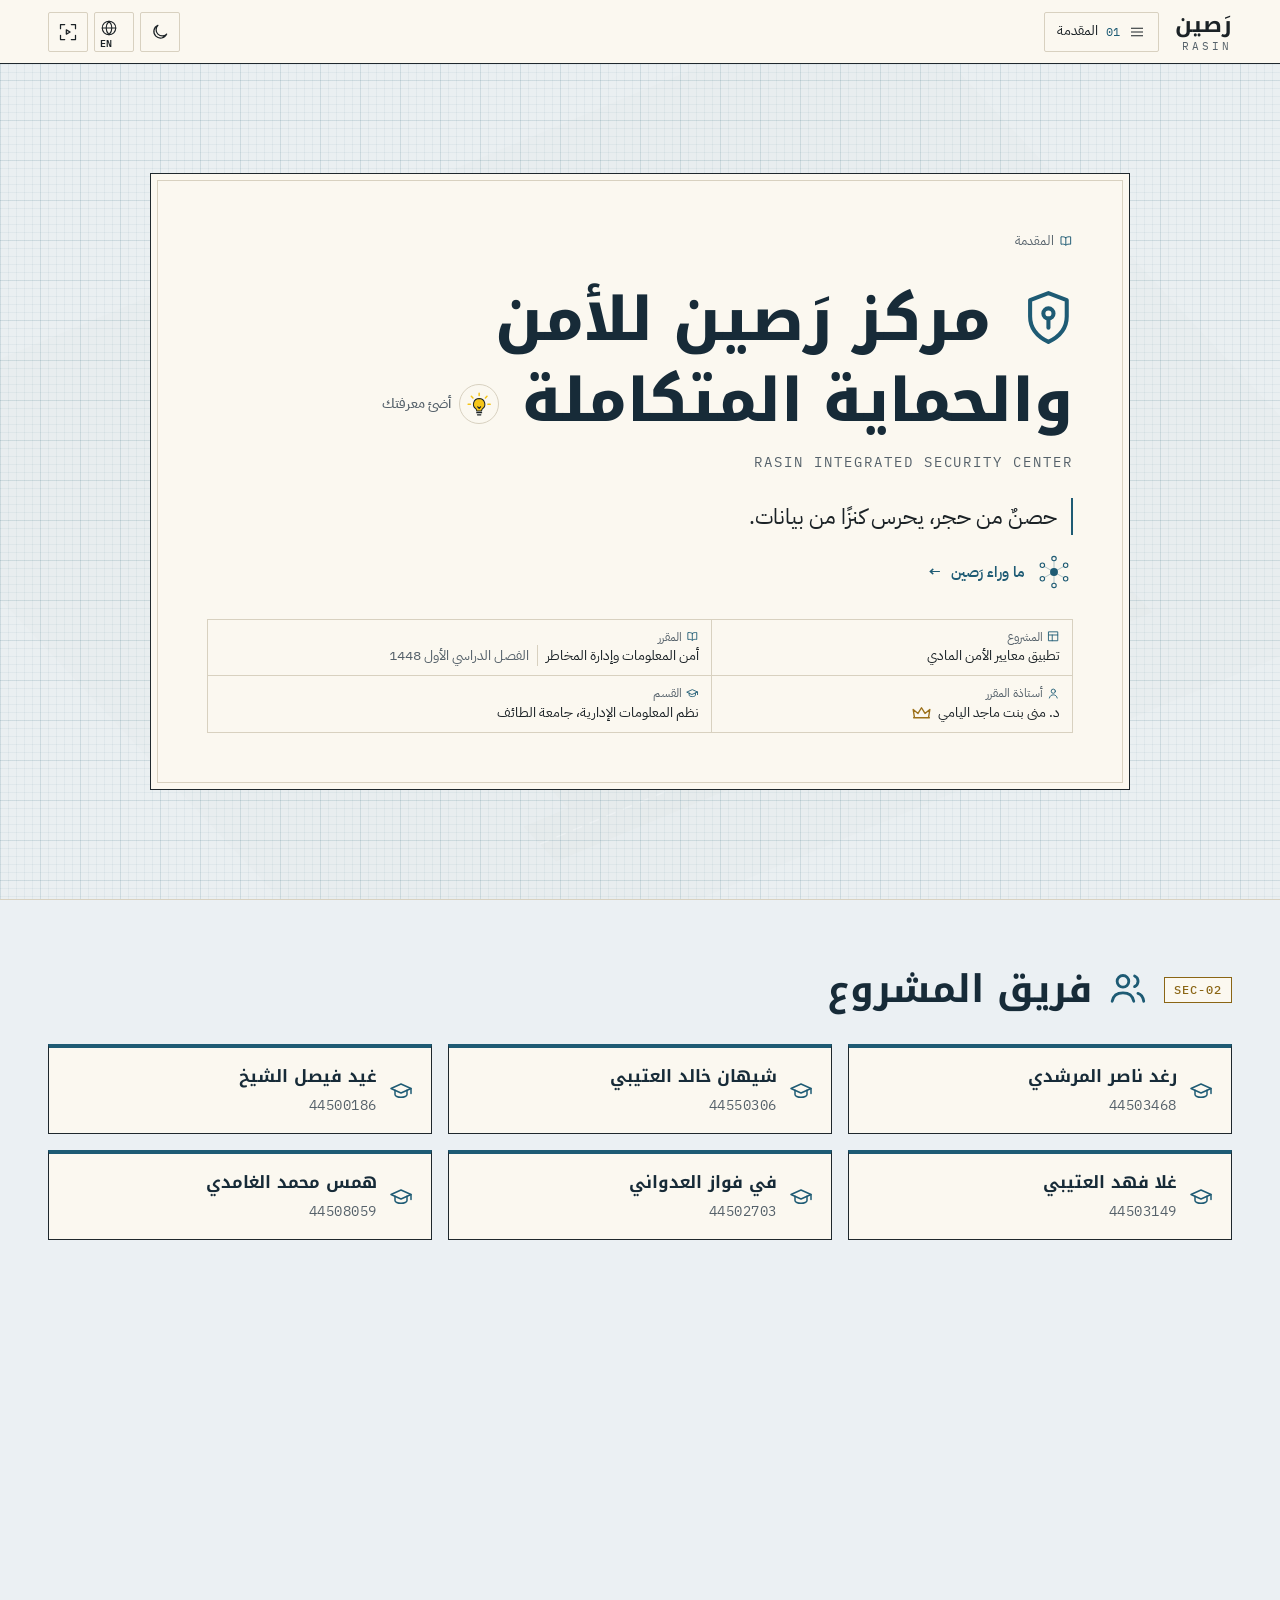
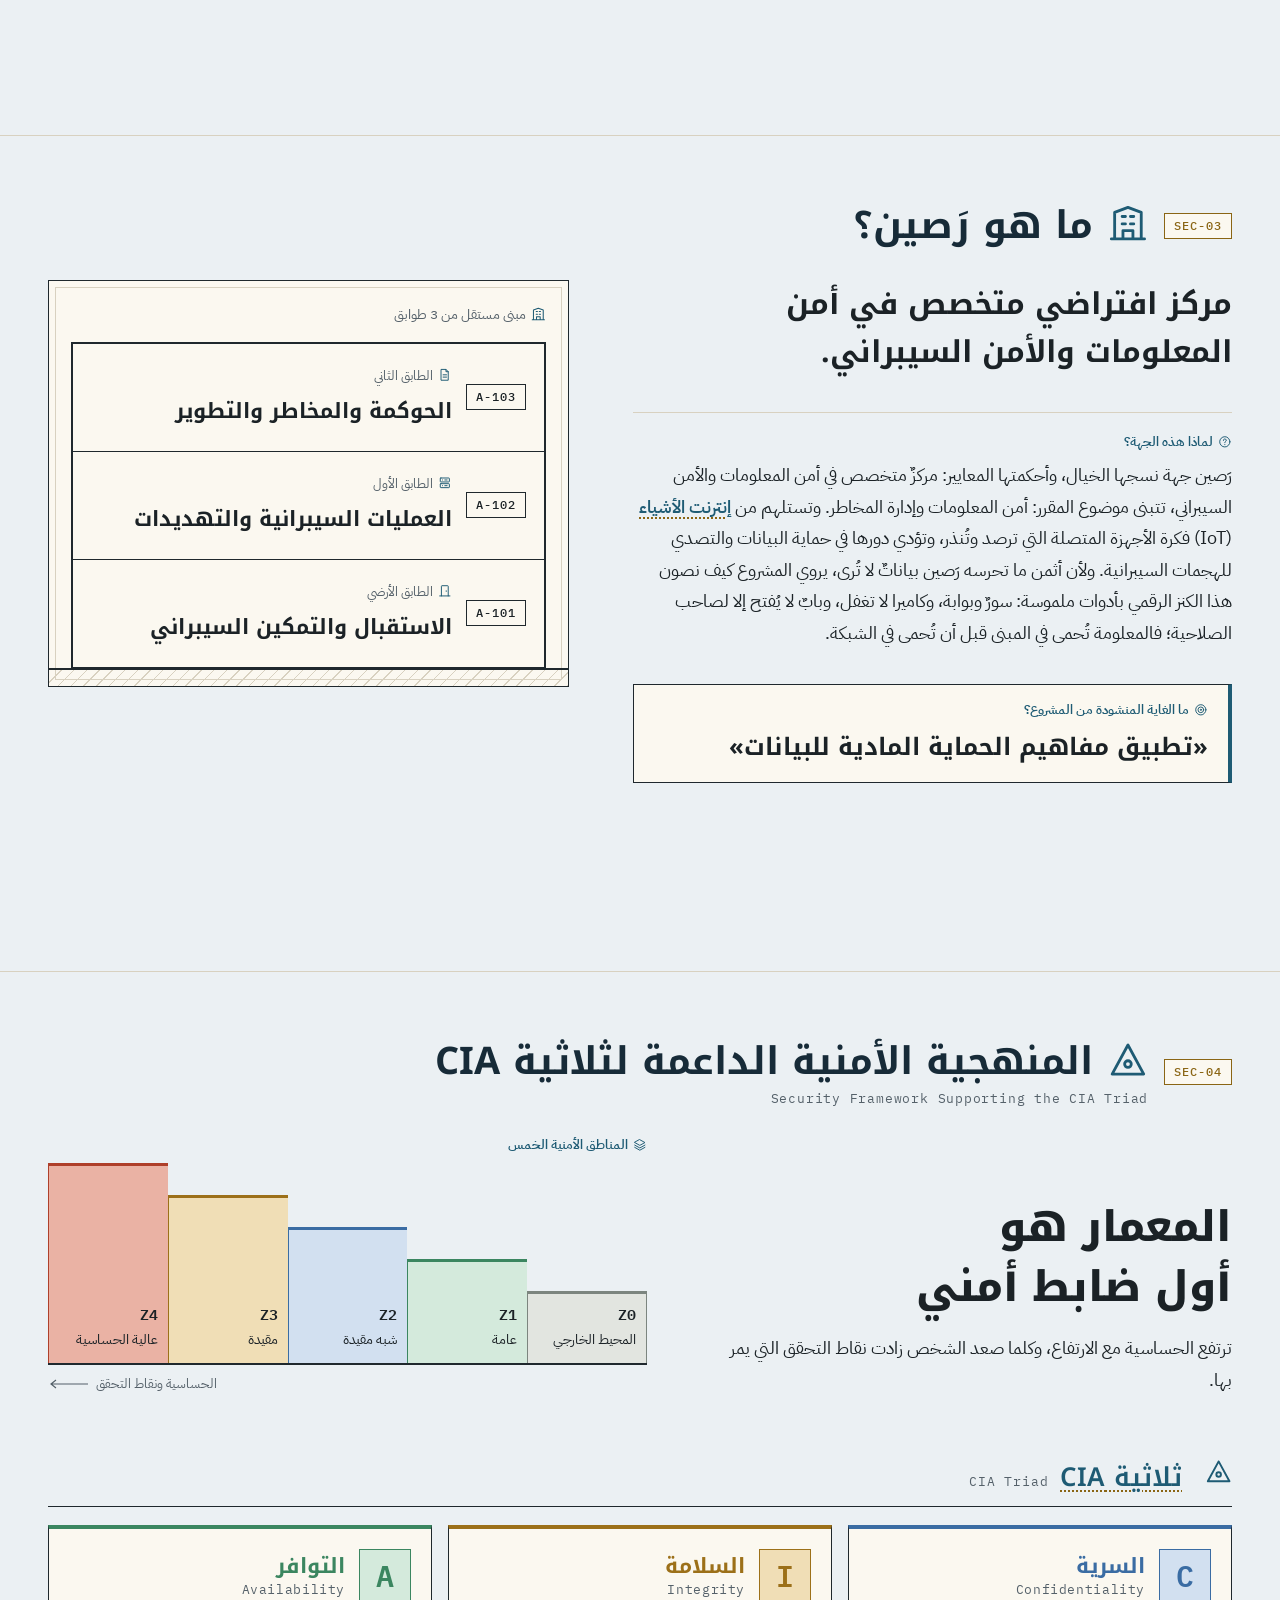
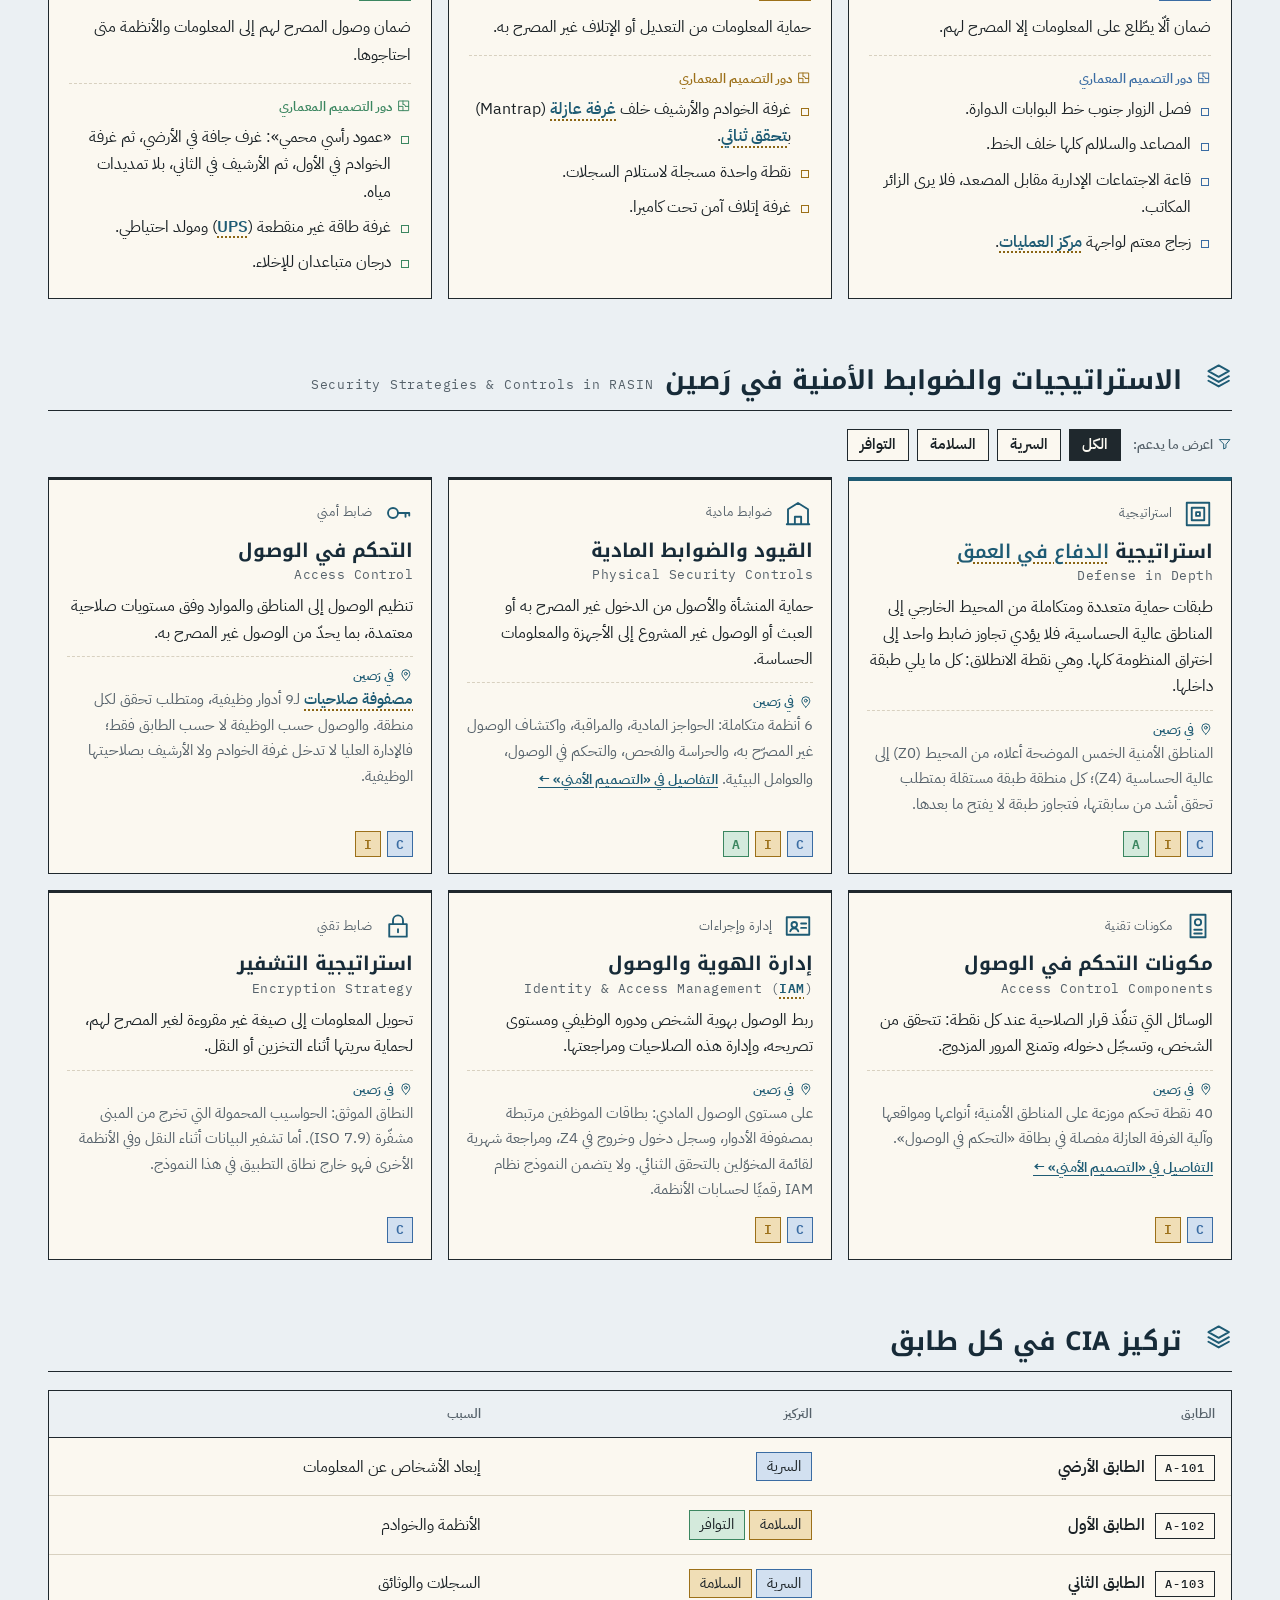
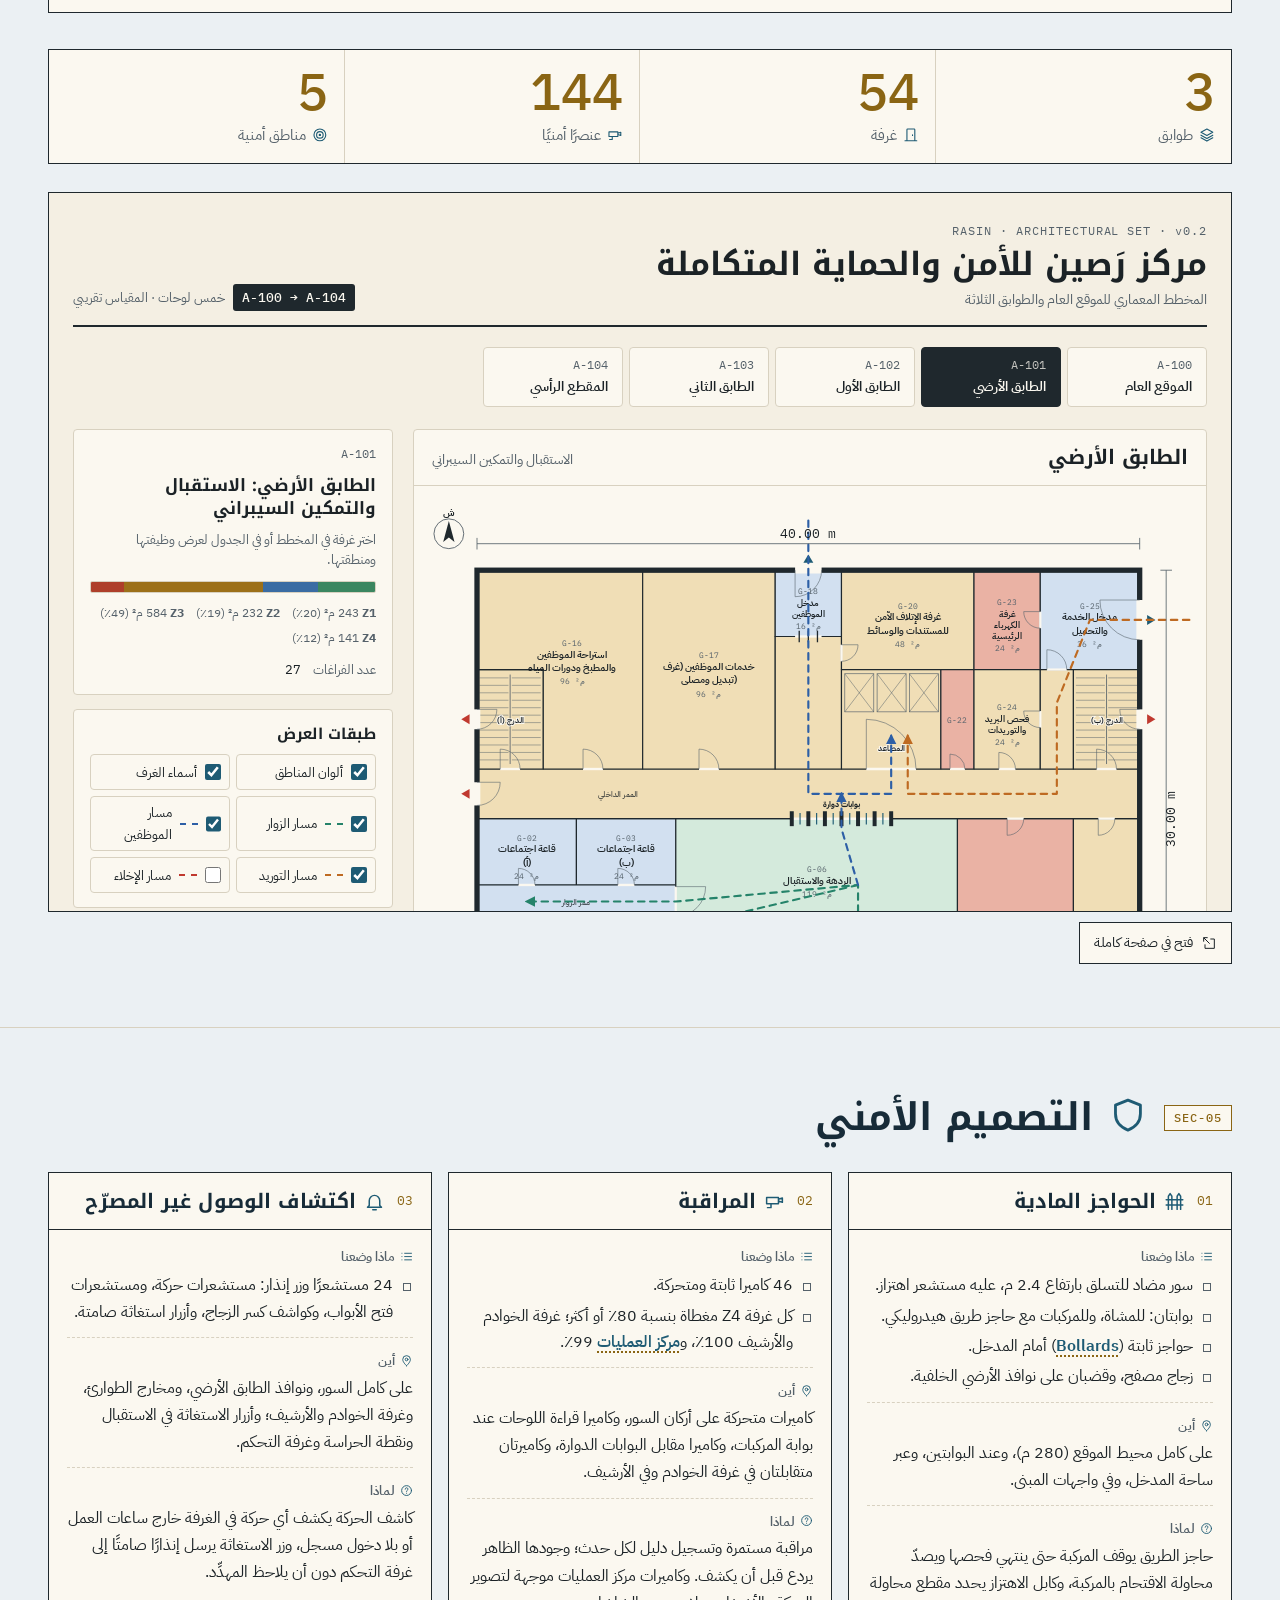
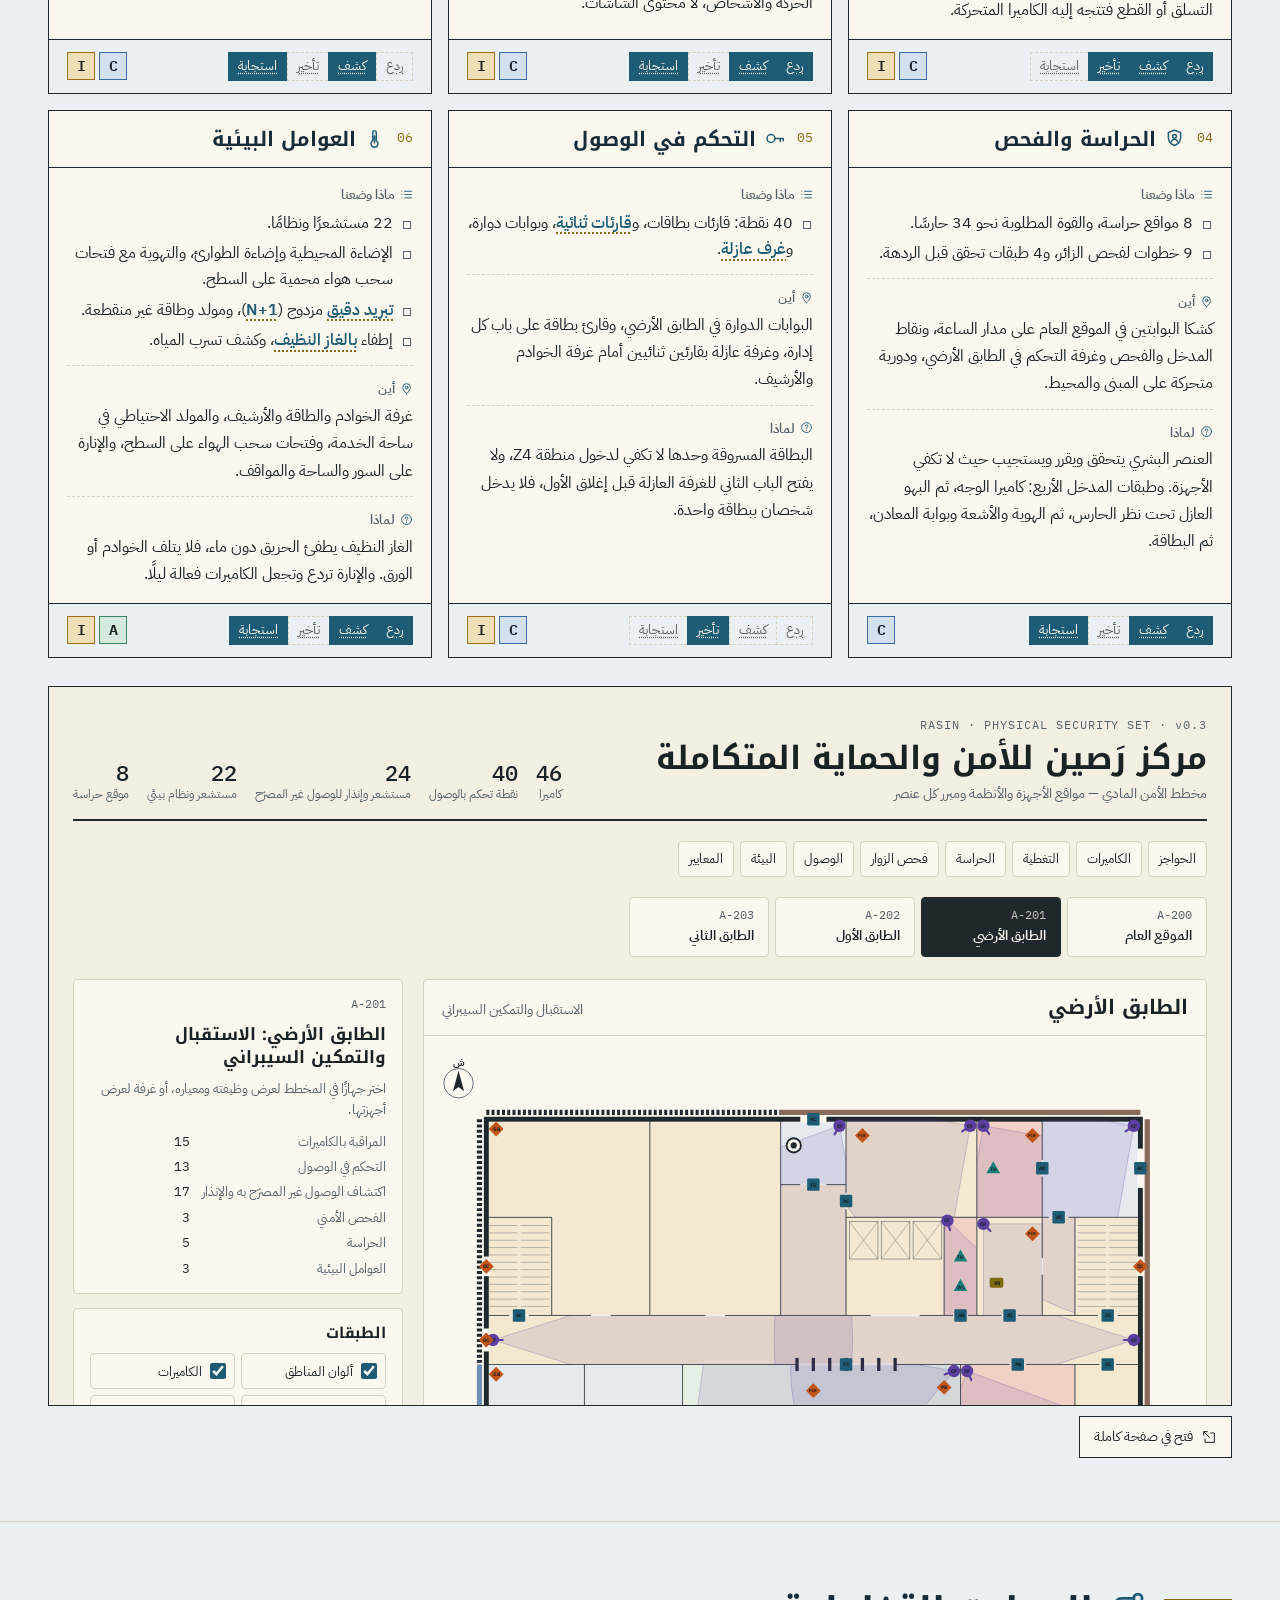
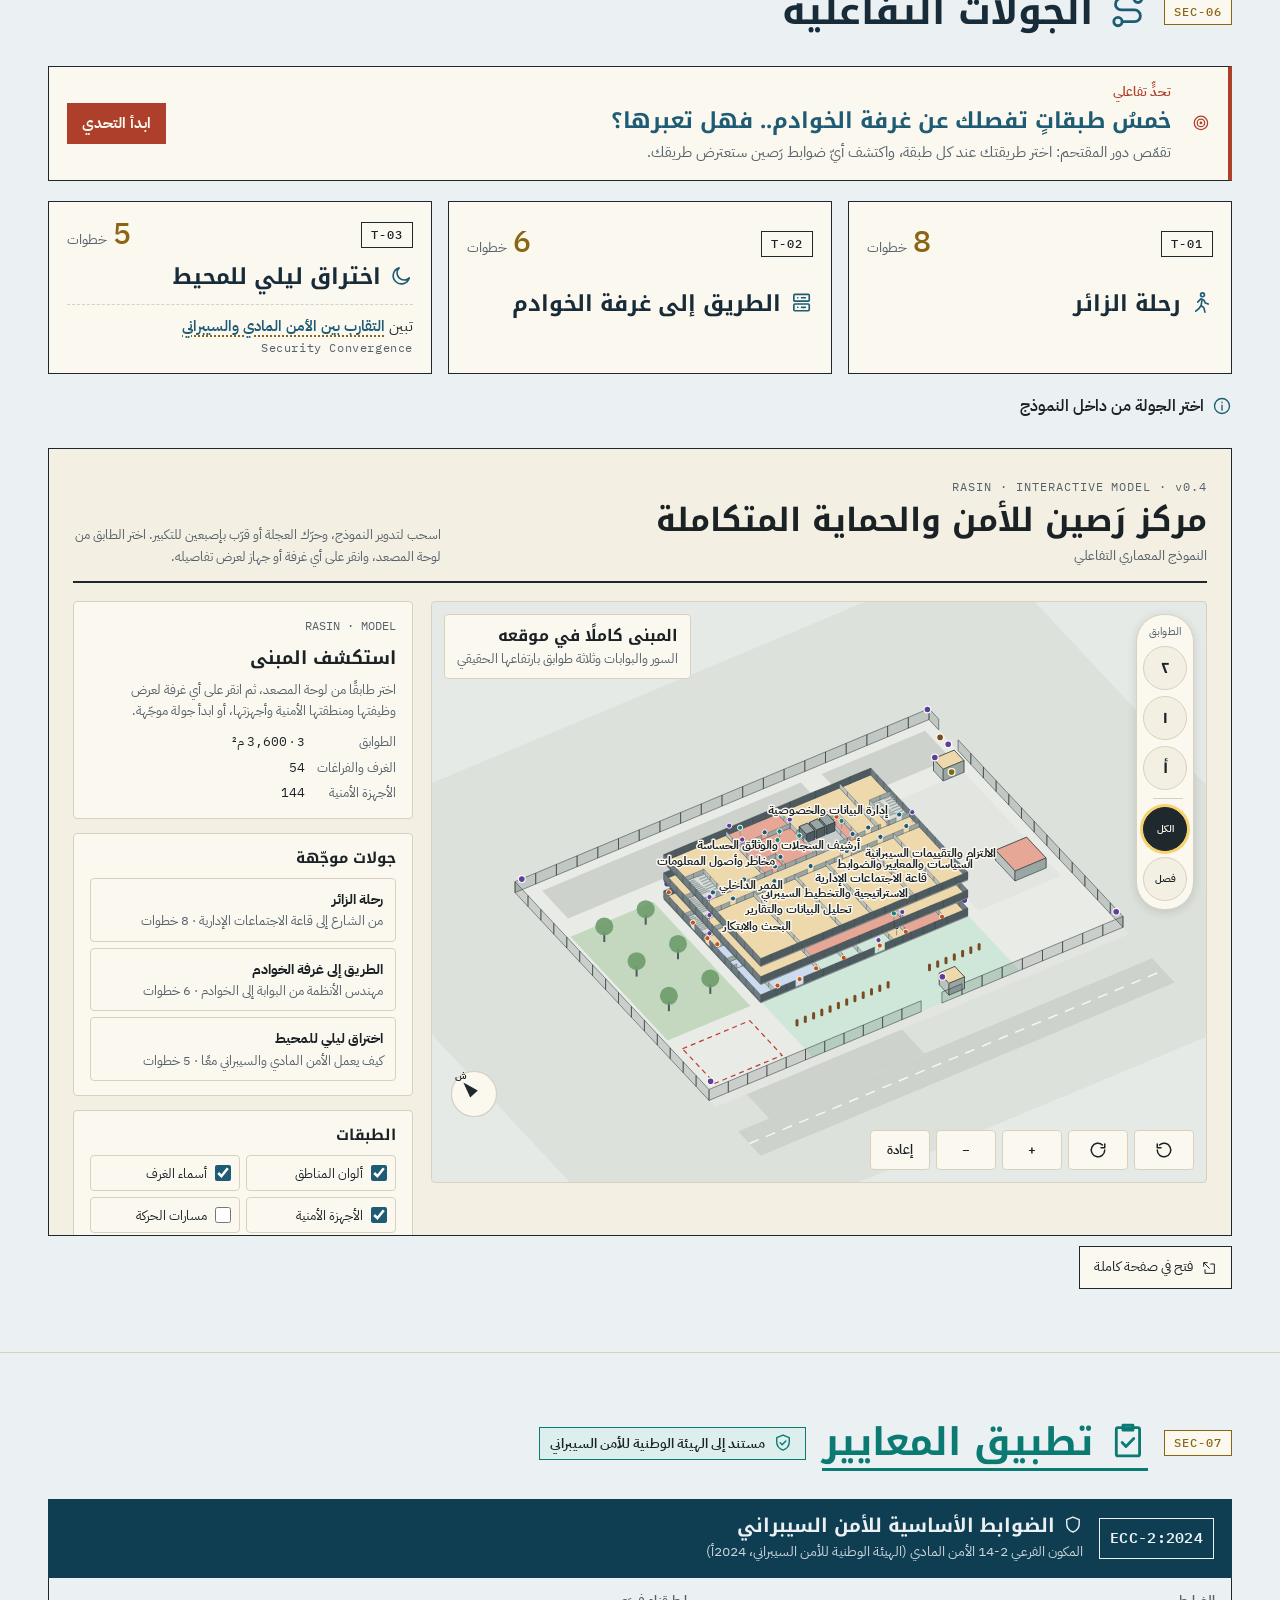
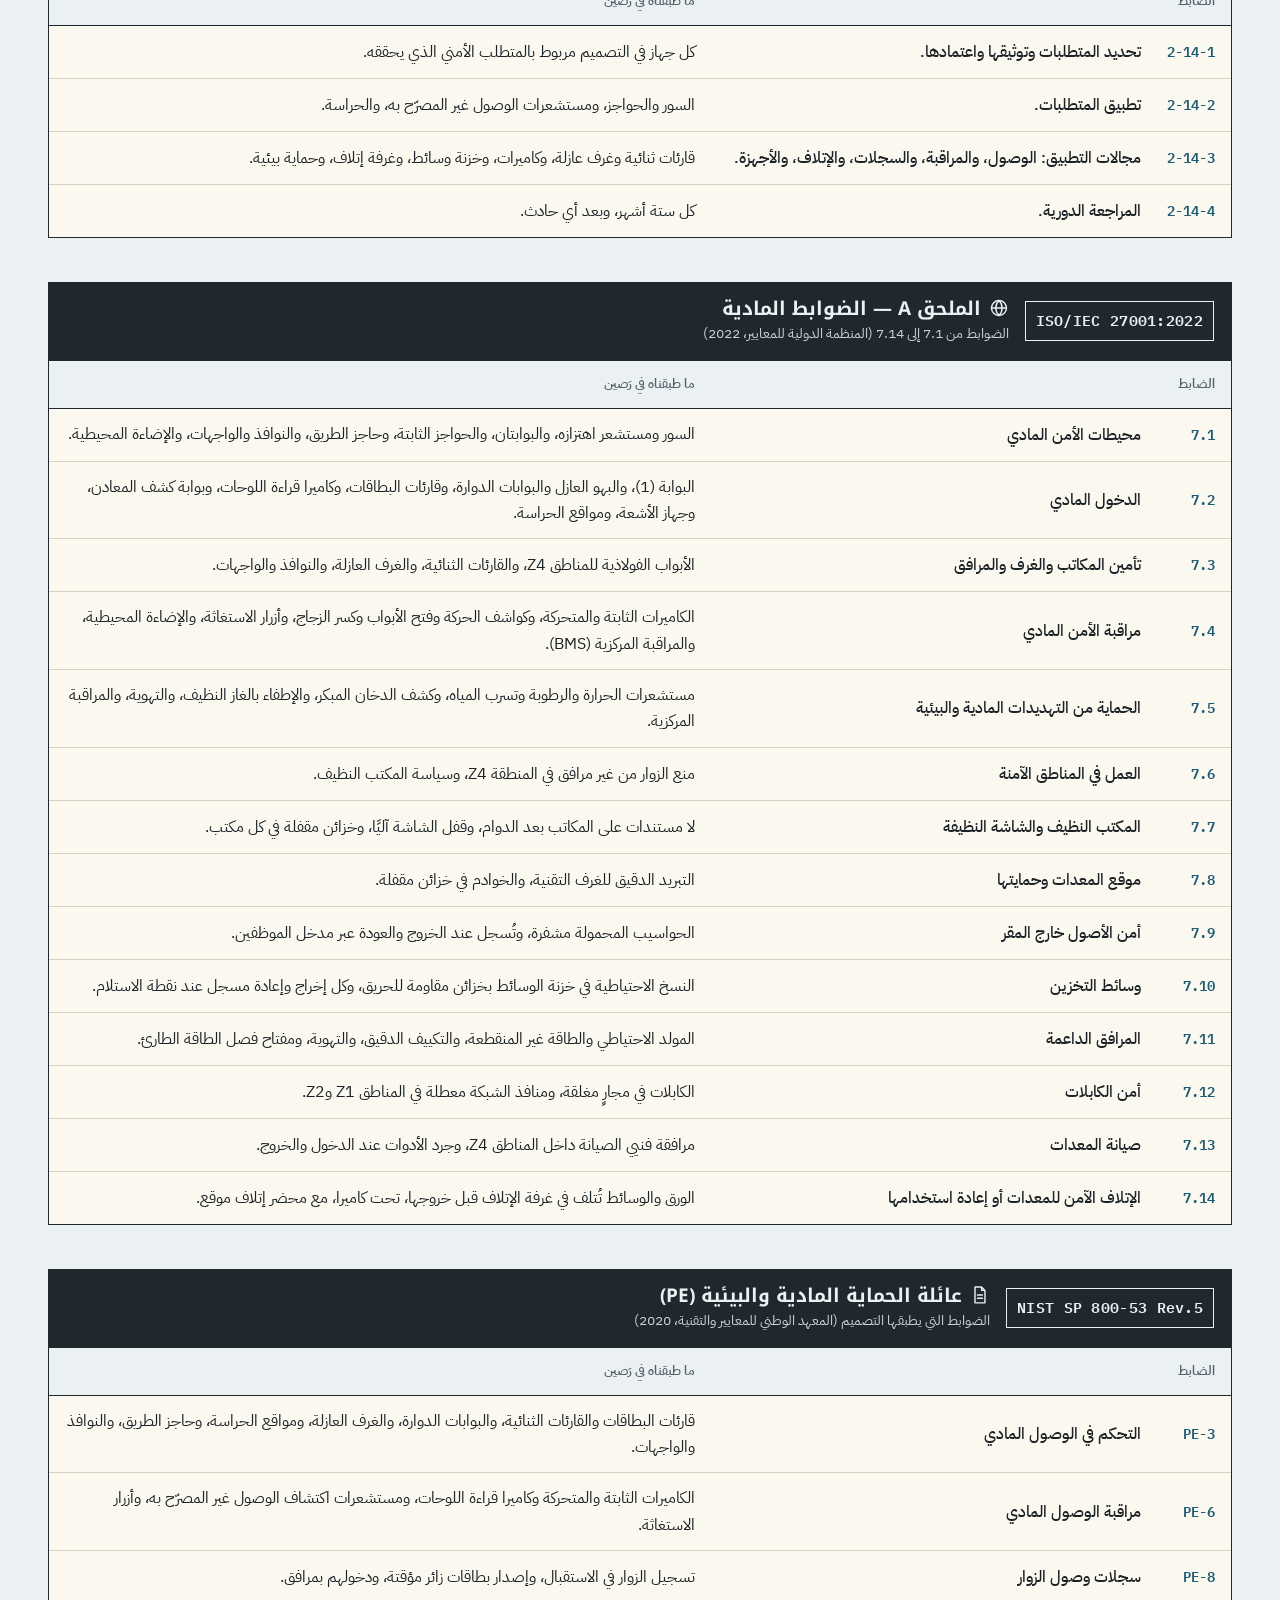
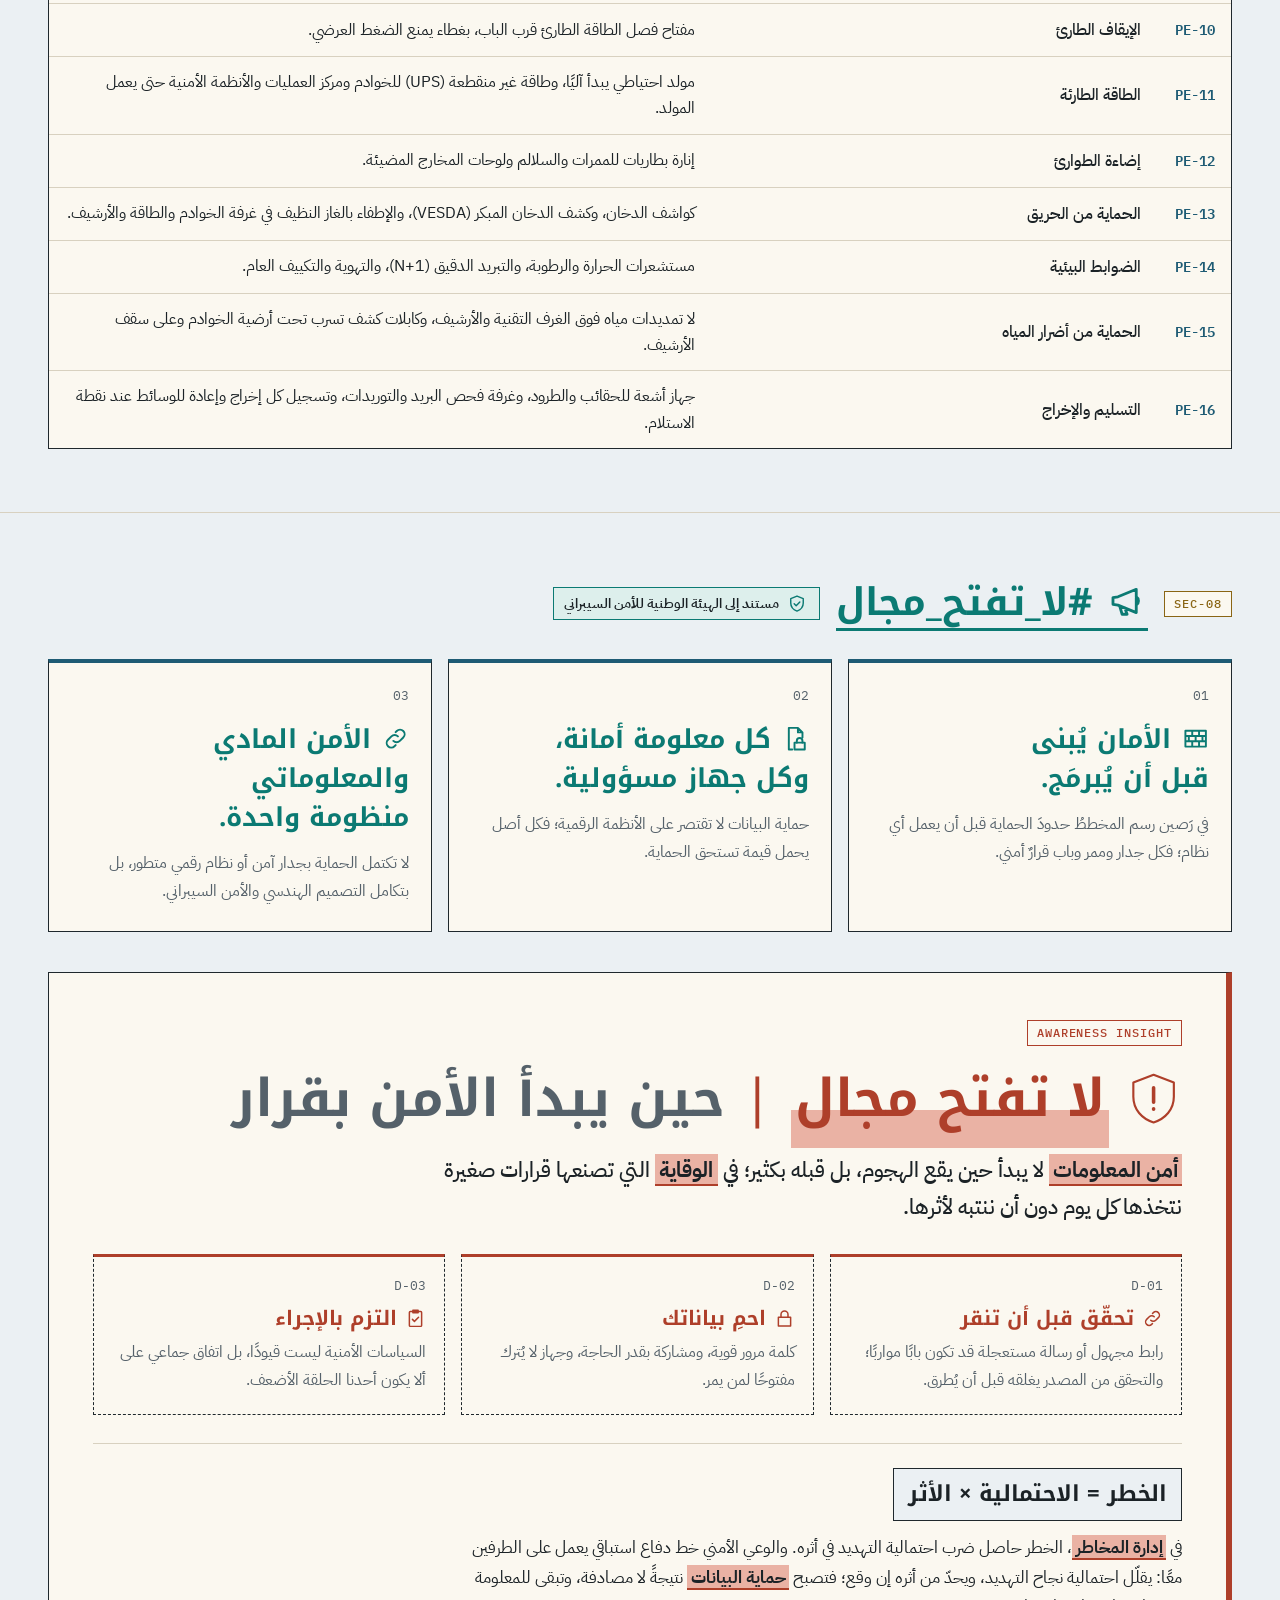
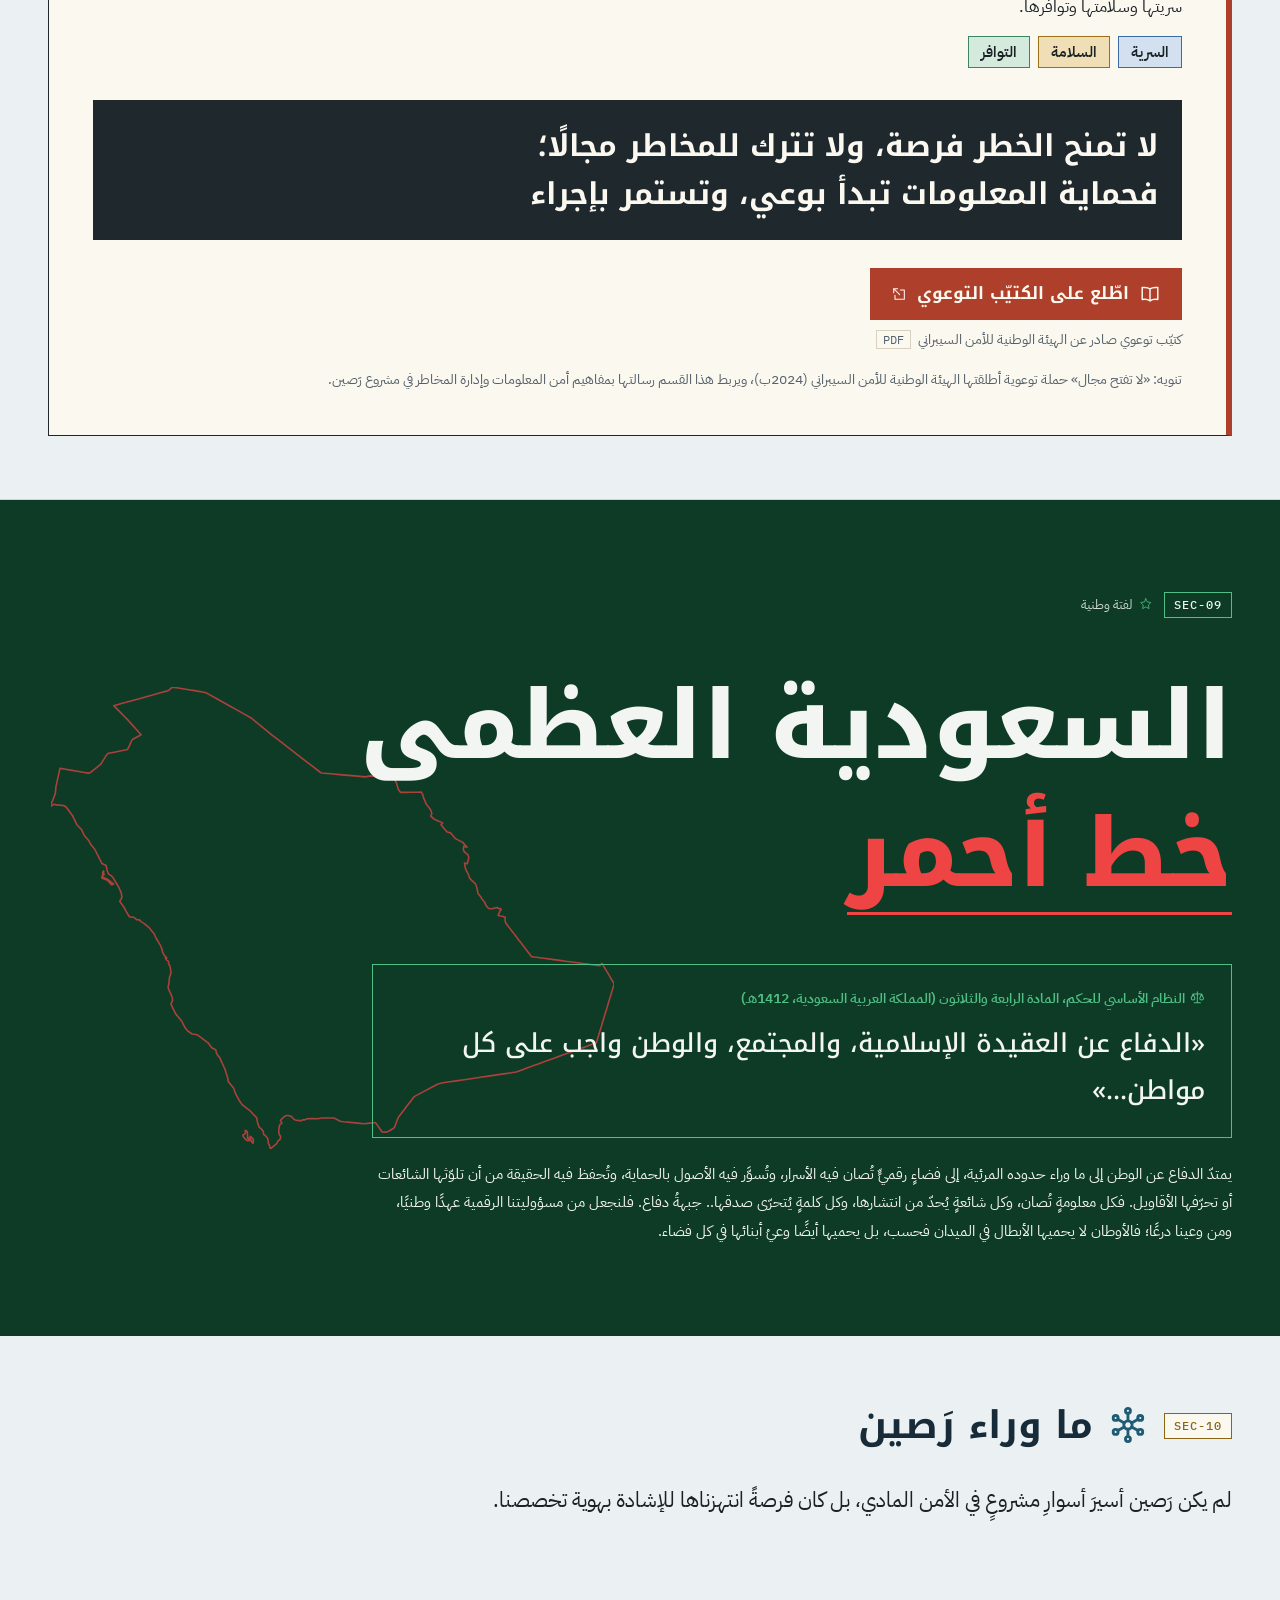
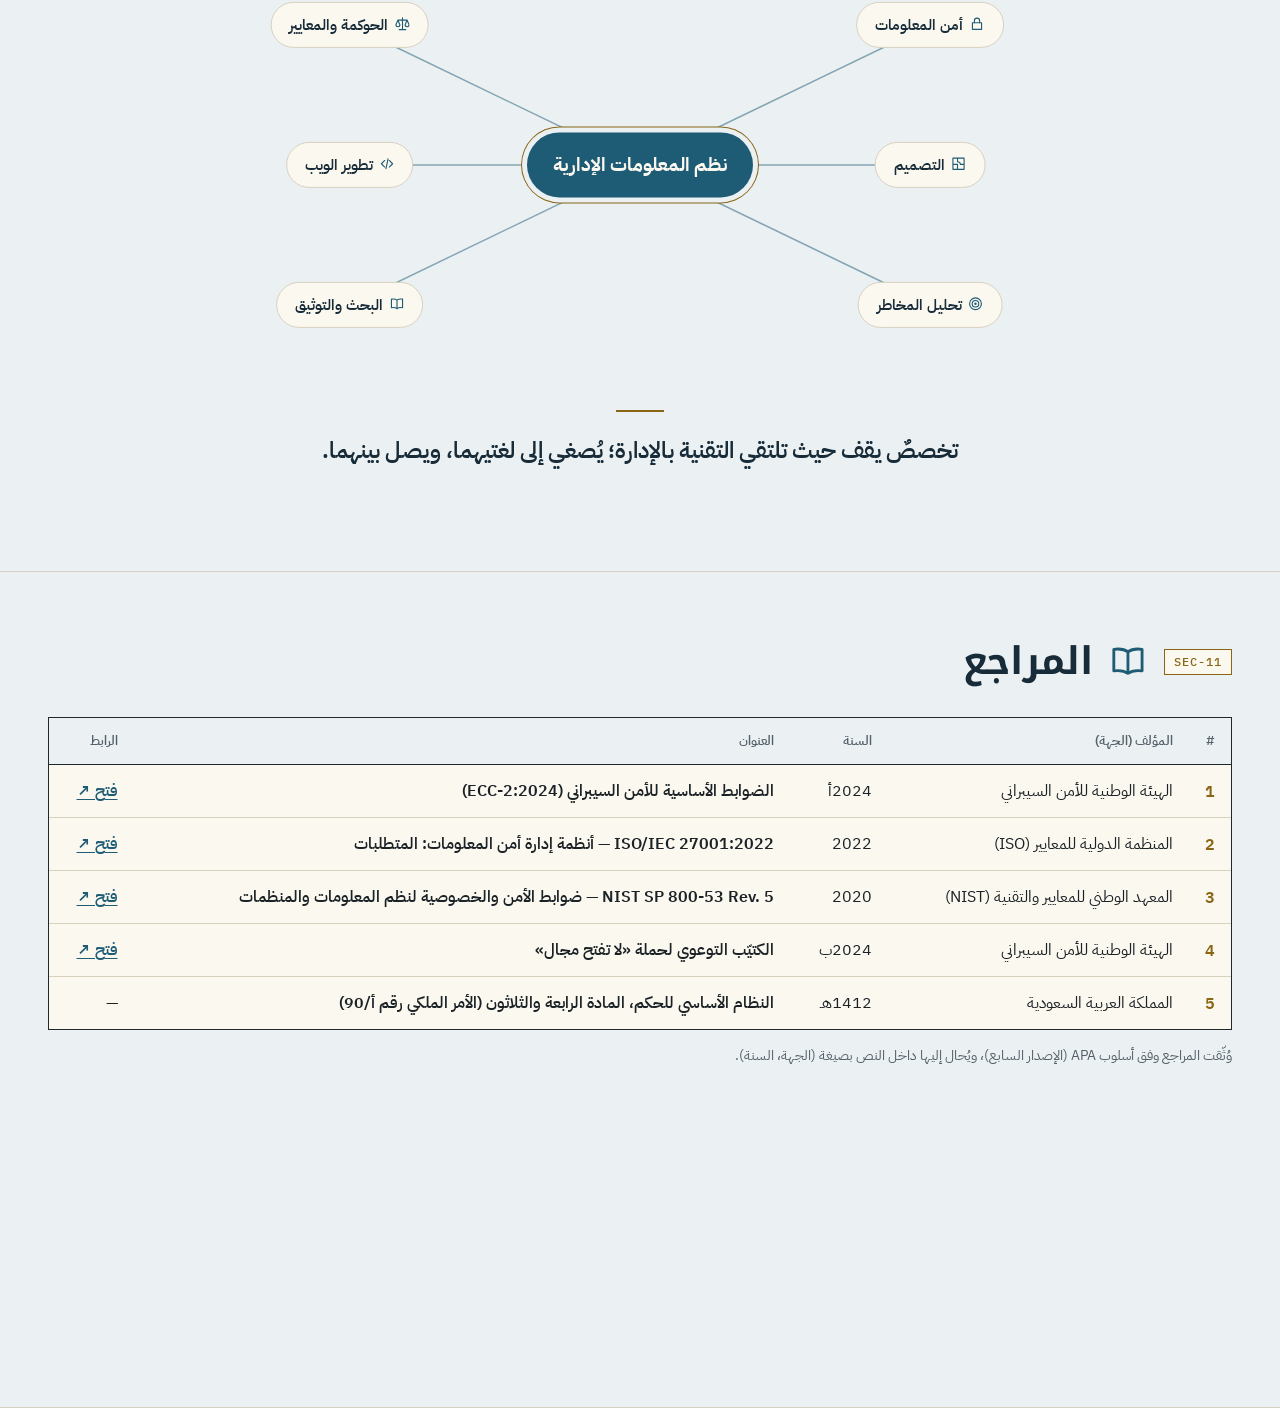
<file: index.html>
<!doctype html>
<!--
  index.html — the RASIN presentation itself: fixed top bar (brand, section nav, theme / language / present
  buttons) followed by the eight presentation sections stacked vertically. Arabic text lives inline as the
  default; English (and Arabic, for switching back) comes from assets/i18n/*.json via data-i18n keys.
-->
<html lang="ar" dir="rtl">
<head>
<meta charset="utf-8">
<meta name="viewport" content="width=device-width, initial-scale=1">
<title data-i18n="meta.title">مركز رَصين للأمن والحماية المتكاملة</title>
<meta name="description" content="عرض تقديمي لمشروع الأمن المادي — مركز رَصين للأمن والحماية المتكاملة">
<meta name="color-scheme" content="light dark">
<script>
  /* Applied before first paint so there is no flash of the wrong theme or direction. */
  (function () {
    var d = document.documentElement, t = null, l = null;
    d.classList.add('js');
    try { t = localStorage.getItem('rasin-theme'); l = localStorage.getItem('rasin-lang'); } catch (e) {}
    if (t !== 'dark') t = 'light';   /* light by default; dark only when the visitor picked it */
    d.setAttribute('data-theme', t);
    if (l === 'en') { d.lang = 'en'; d.dir = 'ltr'; }
  })();
</script>
<link rel="preconnect" href="https://fonts.googleapis.com">
<link rel="preconnect" href="https://fonts.gstatic.com" crossorigin>
<!-- Loaded without blocking render: offline, the system fallback fonts are used immediately. -->
<link rel="stylesheet" media="print" onload="this.media='all'"
      href="https://fonts.googleapis.com/css2?family=IBM+Plex+Mono:wght@400;500;600&family=IBM+Plex+Sans+Arabic:wght@400;500;600;700&family=Noto+Kufi+Arabic:wght@500;700;800&display=swap">
<link rel="stylesheet" href="assets/css/style.css">
</head>
<body>

<!-- Icon sprite: used through <use href="#i-..."> next to headings and labels -->
<svg width="0" height="0" style="position:absolute" aria-hidden="true" focusable="false">
  <symbol id="i-bell" viewBox="0 0 24 24"><path d="M6 16.5V11a6 6 0 0 1 12 0v5.5l2 2H4zM10 21.5h4"/></symbol>
  <symbol id="i-book" viewBox="0 0 24 24"><path d="M12 6.5C10 5 7 4.5 3.5 5v13c3.5-.5 6.5 0 8.5 1.5 2-1.5 5-2 8.5-1.5V5C17 4.5 14 5 12 6.5zM12 6.5v13"/></symbol>
  <symbol id="i-building" viewBox="0 0 24 24"><path d="M4 21V5l8-3 8 3v16M2 21h20M9 21v-5h6v5M8.5 7.5h2M13.5 7.5h2M8.5 12h2M13.5 12h2"/></symbol>
  <symbol id="i-camera" viewBox="0 0 24 24"><path d="M3 7.5h13.5v7H3zM16.5 9.5 21 8v5l-4.5-1.5M8 14.5V19H4"/></symbol>
  <symbol id="i-cap" viewBox="0 0 24 24"><path d="M2 9.5 12 5l10 4.5L12 14z"/><path d="M6 11.3v4.2c0 1.5 2.7 2.8 6 2.8s6-1.3 6-2.8v-4.2M22 9.5v5"/></symbol>
  <symbol id="i-check" viewBox="0 0 24 24"><rect x="5" y="4" width="14" height="17" rx="1"/><path d="M9 2.5h6v3H9zM8.5 13l2.3 2.3 4.7-4.8"/></symbol>
  <symbol id="i-doc" viewBox="0 0 24 24"><path d="M6 2.5h8l4 4v15H6zM14 2.5v4h4M9 12h6M9 16h6"/></symbol>
  <symbol id="i-door" viewBox="0 0 24 24"><path d="M6 21V4a1 1 0 0 1 1-1h10a1 1 0 0 1 1 1v17M3 21h18M14.5 12v1"/></symbol>
  <symbol id="i-plan" viewBox="0 0 24 24"><path d="M3.5 3.5h17v17h-17zM3.5 13h7v7.5M10.5 3.5V9M15 13h5.5M15 13a4.5 4.5 0 0 0-4.5-4"/></symbol>
  <symbol id="i-bricks" viewBox="0 0 24 24"><path d="M3 5h18v14H3zM3 9.700h18M3 14.300h18M9 5v4.700M15 5v4.700M6 9.700v4.600M12 9.700v4.600M18 9.700v4.600M9 14.300V19M15 14.300V19"/></symbol>
  <symbol id="i-fence" viewBox="0 0 24 24"><path d="M5 21V6l2-3 2 3v15M15 21V6l2-3 2 3v15M2.5 10h19M2.5 16h19"/></symbol>
  <symbol id="i-filter" viewBox="0 0 24 24"><path d="M3 4.5h18l-7 8.5v6l-4 2v-8z"/></symbol>
  <symbol id="i-globe" viewBox="0 0 24 24"><circle cx="12" cy="12" r="9"/><path d="M3 12h18M12 3c2.5 2.5 3.8 5.5 3.8 9s-1.3 6.5-3.8 9c-2.5-2.5-3.8-5.5-3.8-9S9.5 5.500 12 3z"/></symbol>
  <symbol id="i-guard" viewBox="0 0 24 24"><path d="M12 2.5 5 5v5.5c0 4.5 2.9 7.9 7 9.5 4.1-1.6 7-5 7-9.5V5z"/><circle cx="12" cy="9.5" r="2.2"/><path d="M8.5 15.5c.6-1.7 1.9-2.6 3.5-2.6s2.9.9 3.5 2.6"/></symbol>
  <symbol id="i-filelock" viewBox="0 0 24 24"><path d="M9 21.500H6v-19h8l4 4V11M14 2.500v4h4"/><rect x="11" y="15.500" width="9" height="6"/><path d="M13 15.500V14a2.500 2.500 0 0 1 5 0v1.500"/></symbol>
  <symbol id="i-help" viewBox="0 0 24 24"><circle cx="12" cy="12" r="9"/><path d="M9.5 9.5a2.5 2.5 0 1 1 3.6 2.2c-.8.4-1.1.9-1.1 1.8M12 16.8v.2"/></symbol>
  <symbol id="i-key" viewBox="0 0 24 24"><circle cx="8" cy="12" r="4.5"/><path d="M12.5 12H22M18.5 12v3.5M22 12v2.5"/></symbol>
  <symbol id="i-layers" viewBox="0 0 24 24"><path d="m12 3 9 5-9 5-9-5zM3 12.5l9 5 9-5M3 16.5l9 5 9-5"/></symbol>
  <symbol id="i-layout" viewBox="0 0 24 24"><path d="M3.500 3.500h17v17h-17zM3.500 9.500h17M10 9.500v11"/></symbol>
  <symbol id="i-link" viewBox="0 0 24 24"><path d="M10 14a4 4 0 0 0 5.700 0l3-3a4 4 0 0 0-5.700-5.700l-1 1M14 10a4 4 0 0 0-5.700 0l-3 3a4 4 0 0 0 5.700 5.700l1-1"/></symbol>
  <symbol id="i-list" viewBox="0 0 24 24"><path d="M8.5 6H21M8.5 12H21M8.5 18H21M3.5 6h.1M3.5 12h.1M3.5 18h.1"/></symbol>
  <symbol id="i-lock" viewBox="0 0 24 24"><rect x="5" y="10.500" width="14" height="10"/><path d="M8 10.500v-3a4 4 0 0 1 8 0v3"/></symbol>
  <symbol id="i-mega" viewBox="0 0 24 24"><path d="M3 10v4l3 .5 11 4.5V5L6 9.5zM17 9.5a3 3 0 0 1 0 5M7 15l1.5 5h3L10 16"/></symbol>
  <symbol id="i-moon" viewBox="0 0 24 24"><path d="M20 14.5A8.5 8.5 0 1 1 9.5 4a7 7 0 0 0 10.5 10.5z"/></symbol>
  <symbol id="i-pin" viewBox="0 0 24 24"><path d="M12 21.5s7-6.2 7-11.5a7 7 0 0 0-14 0c0 5.3 7 11.5 7 11.5z"/><circle cx="12" cy="10" r="2.5"/></symbol>
  <symbol id="i-route" viewBox="0 0 24 24"><circle cx="6" cy="19" r="2.5"/><circle cx="18" cy="5" r="2.5"/><path d="M8.5 19H16a3.5 3.5 0 0 0 0-7H8a3.5 3.5 0 0 1 0-7h7.5"/></symbol>
  <symbol id="i-scale" viewBox="0 0 24 24"><path d="M12 3v18M7 21h10M5 6.500h14M5 6.500l-3 7a3 3 0 0 0 6 0zM19 6.500l-3 7a3 3 0 0 0 6 0z"/></symbol>
  <symbol id="i-server" viewBox="0 0 24 24"><rect x="4" y="3.5" width="16" height="7" rx="1"/><rect x="4" y="13.5" width="16" height="7" rx="1"/><path d="M8 7h.1M8 17h.1M12 7h4M12 17h4"/></symbol>
  <symbol id="i-shield" viewBox="0 0 24 24"><path d="M12 2.5 4.5 5.5v5.2c0 4.6 3.1 8.1 7.5 9.8 4.4-1.7 7.5-5.2 7.5-9.8V5.5z"/></symbol>
  <symbol id="i-code" viewBox="0 0 24 24"><path d="M8.5 7 3.5 12l5 5M15.5 7l5 5-5 5M13.5 4.5l-3 15"/></symbol>
  <symbol id="i-hub" viewBox="0 0 24 24"><circle cx="12" cy="12" r="2.5"/><circle cx="12" cy="3.5" r="1.5"/><circle cx="19.4" cy="7.8" r="1.5"/><circle cx="19.4" cy="16.2" r="1.5"/><circle cx="12" cy="20.5" r="1.5"/><circle cx="4.6" cy="16.2" r="1.5"/><circle cx="4.6" cy="7.8" r="1.5"/><path d="M12 9.5V5M14.2 10.8l3.9-2.2M14.2 13.2l3.9 2.2M12 14.5V19M9.8 13.2l-3.9 2.2M9.8 10.8 5.9 8.6"/></symbol>
  <symbol id="i-star" viewBox="0 0 24 24"><path d="m12 3 2.8 5.800 6.200.9-4.500 4.400 1.100 6.300-5.600-3-5.600 3 1.100-6.300L3 9.700l6.200-.9z"/></symbol>
  <symbol id="i-target" viewBox="0 0 24 24"><circle cx="12" cy="12" r="9"/><circle cx="12" cy="12" r="5"/><circle cx="12" cy="12" r="1"/></symbol>
  <symbol id="i-thermo" viewBox="0 0 24 24"><path d="M10 14.5V5a2 2 0 0 1 4 0v9.5a4 4 0 1 1-4 0zM12 9v8"/></symbol>
  <symbol id="i-triad" viewBox="0 0 24 24"><path d="M12 3 2.5 20.5h19z"/><circle cx="12" cy="14.5" r="2"/></symbol>
  <symbol id="i-user" viewBox="0 0 24 24"><circle cx="12" cy="8" r="4"/><path d="M4.5 21c.8-4 3.8-6 7.5-6s6.7 2 7.5 6"/></symbol>
  <symbol id="i-users" viewBox="0 0 24 24"><circle cx="9" cy="8" r="3.500"/><path d="M2.500 20c.7-3.500 3.200-5 6.500-5s5.800 1.500 6.500 5M16 4.800a3.500 3.500 0 0 1 0 6.400M18 15.300c2 .6 3.100 2.200 3.500 4.700"/></symbol>
  <symbol id="i-walk" viewBox="0 0 24 24"><circle cx="13" cy="4" r="2"/><path d="M8 11.5 11.5 8l3 1.5 1.5 3 3 1M12.5 9.5l-1 5.5 3 2.5 1 4.5M11.5 15 9.5 18l-3.5 3"/></symbol>
</svg>

<a class="skip" href="#s1" data-i18n="ui.skip">تخطَّ إلى المحتوى</a>

<!-- ========================= Top bar ========================= -->
<header class="topbar" id="topbar">
  <a class="brand" href="#s1" aria-label="رَصين — RASIN" data-i18n-aria="brand.aria">
    <span class="brand-name">رَصين</span>
    <span class="brand-latin">RASIN</span>
  </a>

  <nav class="nav" id="nav" aria-label="أقسام العرض" data-i18n-aria="nav.aria">
    <button class="nav-toggle" id="navToggle" type="button" aria-expanded="false" aria-controls="navList">
      <svg viewBox="0 0 24 24" aria-hidden="true"><path d="M4 7h16M4 12h16M4 17h16"/></svg>
      <span class="nav-toggle-num" id="navToggleNum">01</span>
      <span class="nav-toggle-label" id="navToggleLabel" data-i18n="nav.s1">المقدمة</span>
    </button>
    <ol class="nav-list" id="navList">
      <li><a href="#s1"><span class="num">01</span><span data-i18n="nav.s1">المقدمة</span></a></li>
      <li><a href="#s9"><span class="num">02</span><span data-i18n="nav.s9">فريق المشروع</span></a></li>
      <li><a href="#s2"><span class="num">03</span><span data-i18n="nav.s2">ما هو رَصين؟</span></a></li>
      <li><a href="#s3"><span class="num">04</span><span data-i18n="nav.s3">المخطط المعماري وثلاثية CIA</span></a></li>
      <li><a href="#s4"><span class="num">05</span><span data-i18n="nav.s4">التصميم الأمني</span></a></li>
      <li><a href="#s5"><span class="num">06</span><span data-i18n="nav.s5">الجولات التفاعلية</span></a></li>
      <li><a href="#s6"><span class="num">07</span><span data-i18n="nav.s6">تطبيق المعايير</span></a></li>
      <li><a href="#s7"><span class="num">08</span><span data-i18n="nav.s7">#لا_تفتح_مجال</span></a></li>
      <li><a href="#s8"><span class="num">09</span><span data-i18n="nav.s8">لفتة وطنية</span></a></li>
      <li><a href="#s11"><span class="num">10</span><span data-i18n="nav.s11">ما وراء رَصين</span></a></li>
      <li><a href="#s10"><span class="num">11</span><span data-i18n="nav.s10">المراجع</span></a></li>
    </ol>
  </nav>

  <div class="tools">
    <button class="tool" id="themeBtn" type="button" aria-label="التبديل إلى الوضع الداكن">
      <!-- Moon: shown in light mode -->
      <svg class="ic-moon" viewBox="0 0 24 24" aria-hidden="true"><path d="M20 14.5A8 8 0 1 1 9.5 4a6.5 6.5 0 0 0 10.5 10.5z"/></svg>
      <!-- Sun: shown in dark mode -->
      <svg class="ic-sun" viewBox="0 0 24 24" aria-hidden="true"><circle cx="12" cy="12" r="4"/><path d="M12 2.5v2.5M12 19v2.5M2.5 12H5M19 12h2.5M5.3 5.3l1.8 1.8M16.9 16.9l1.8 1.8M5.3 18.7l1.8-1.8M16.9 7.1l1.8-1.8"/></svg>
    </button>
    <button class="tool tool-lang" id="langBtn" type="button" aria-label="Switch to English">
      <svg viewBox="0 0 24 24" aria-hidden="true"><circle cx="12" cy="12" r="9"/><path d="M3 12h18M12 3c2.6 2.6 3.8 5.6 3.8 9s-1.2 6.4-3.8 9M12 3C9.4 5.6 8.2 8.6 8.2 12s1.2 6.4 3.8 9"/></svg>
      <span class="lang-glyph" id="langGlyph">EN</span>
    </button>
    <button class="tool" id="presentBtn" type="button" aria-pressed="false" aria-label="تشغيل وضع العرض">
      <svg viewBox="0 0 24 24" aria-hidden="true"><path d="M3 8V3h5M16 3h5v5M21 16v5h-5M8 21H3v-5"/><path d="M10 9.5v5l4.5-2.5z"/></svg>
    </button>
  </div>
</header>

<main id="main">

  <!-- ========================= SEC-01 · Opening ========================= -->
  <section class="sec sec-hero" id="s1" aria-labelledby="s1-title">
    <div class="hero-bg" id="heroBg" aria-hidden="true">
      <!-- Static fallback drawing: visible until (or unless) the live model loads -->
      <svg class="hero-fallback" viewBox="0 0 800 520" preserveAspectRatio="xMidYMid slice" focusable="false">
        <g class="fb-dim">
          <path d="M120 470H680"/>
          <path d="M120 478v-16M680 478v-16"/>
          <path d="M80 110V450M72 110h16M72 450h16"/>
        </g>
        <g class="fb-ground"><path d="M40 450H760"/></g>
        <g class="fb-wall">
          <rect x="120" y="110" width="560" height="340"/>
          <path d="M120 223H680M120 337H680"/>
          <path d="M330 110v340M470 110v340"/>
        </g>
        <g class="fb-open">
          <path d="M160 150h60v40h-60zM250 150h50v40h-50zM500 150h60v40h-60zM590 150h50v40h-50z"/>
          <path d="M160 263h60v40h-60zM250 263h50v40h-50zM500 263h60v40h-60zM590 263h50v40h-50z"/>
          <path d="M370 380h60v70h-60z"/>
        </g>
        <g class="fb-label">
          <text x="96" y="172">L2</text>
          <text x="96" y="286">L1</text>
          <text x="96" y="400">L0</text>
        </g>
      </svg>
      <iframe class="hero-frame" id="heroFrame" src="embeds/model.html?bg=1" loading="lazy"
              tabindex="-1" title="" aria-hidden="true"></iframe>
    </div>

    <div class="hero-inner">
      <div class="sheet hero-sheet">
        <div class="plate-row">
          <span class="plate-name"><svg class="ic" aria-hidden="true" focusable="false"><use href="#i-book"/></svg><span data-i18n="nav.s1">المقدمة</span></span>
        </div>

        <div class="title-wrap">
          <h1 class="hero-title" id="s1-title">
            <svg class="title-lock" viewBox="0 0 24 28" aria-hidden="true" focusable="false"><path d="M12 2 3 5.500v8c0 5.800 3.800 10 9 12.500 5.200-2.500 9-6.700 9-12.500v-8z"/><circle cx="12" cy="12" r="2.500"/><path d="M12 14.500v4.500"/></svg>
            <span data-i18n="s1.title">مركز رَصين للأمن والحماية المتكاملة</span>
            <!-- "Why RASIN?" — a lit bulb that opens a short note on the name -->
            <button type="button" class="why-btn" id="whyBtn" aria-expanded="false" aria-controls="whyPop">
              <span class="why-icon">
                <svg viewBox="0 0 32 32" aria-hidden="true" focusable="false">
                  <g class="rays"><path d="M16 1.5v3M5.7 5.7l2.1 2.1M26.3 5.7l-2.1 2.1M1.5 16h3M27.5 16h3"/></g>
                  <path class="glass" d="M16 8.5a7.5 7.5 0 0 0-4.6 13.4c.9.7 1.4 1.7 1.4 2.8v.3h6.4v-.3c0-1.1.5-2.1 1.4-2.8A7.5 7.5 0 0 0 16 8.5z"/>
                  <path class="base" d="M12.8 27.2h6.4M13.8 30h4.4M14.2 19.5l1.8 2 1.8-2"/>
                </svg>
              </span>
              <span class="why-label" data-i18n="why.label">أضئ معرفتك</span>
            </button>
          </h1>
          <div class="why-pop" id="whyPop" role="dialog" aria-labelledby="whyQ" hidden>
            <p class="why-q" id="whyQ" data-i18n="why.q">لمَ رَصين؟</p>
            <p class="why-a"><span class="why-name" data-i18n="why.a1">رصين</span><span class="why-bar" aria-hidden="true"></span><span data-i18n="why.a2">لأن الأمان يبدأ من أساسٍ لا يهتز</span></p>
            <p class="why-note" data-i18n="why.note">في اللغة: رَصُنَ الشيءُ إذا ثبت واستحكم، والرَّصين هو المُحكَم الذي لا يتزعزع، ومنه قيل: بناءٌ رصين. ومن هذا المعنى اخترنا اسم مشروعنا، ليكون في نطقه وعدٌ بالثبات.. حمايةٌ راسخة، وثقة لا تتزعزع.</p>
          </div>
        </div>
        <p class="hero-latin">RASIN Integrated Security Center</p>
        <p class="hero-tagline" data-i18n="s1.tagline">حصنٌ من حجر، يحرس كنزًا من بيانات.</p>
        <!-- "Beyond RASIN": a small hub whose spokes pulse outward; leads to the closing section -->
        <a class="beyond-link" href="#s11">
          <svg class="hub" viewBox="0 0 48 48" aria-hidden="true" focusable="false">
            <path class="hub-spokes" d="M24 24V7M24 24l14.7-8.5M24 24l14.7 8.5M24 24v17M24 24 9.3 32.5M24 24 9.3 15.5"/>
            <path class="hub-pulse" pathLength="20" d="M24 24V7"/><path class="hub-pulse" pathLength="20" d="M24 24l14.7-8.5"/><path class="hub-pulse" pathLength="20" d="M24 24l14.7 8.5"/>
            <path class="hub-pulse" pathLength="20" d="M24 24v17"/><path class="hub-pulse" pathLength="20" d="M24 24 9.3 32.5"/><path class="hub-pulse" pathLength="20" d="M24 24 9.3 15.5"/>
            <circle class="hub-dot" cx="24" cy="7" r="2.8"/><circle class="hub-dot" cx="38.7" cy="15.5" r="2.8"/><circle class="hub-dot" cx="38.7" cy="32.5" r="2.8"/>
            <circle class="hub-dot" cx="24" cy="41" r="2.8"/><circle class="hub-dot" cx="9.3" cy="32.5" r="2.8"/><circle class="hub-dot" cx="9.3" cy="15.5" r="2.8"/>
            <circle class="hub-core" cx="24" cy="24" r="5"/>
          </svg>
          <span data-i18n="bx.link">ما وراء رَصين</span><span class="beyond-arrow" aria-hidden="true">←</span>
        </a>

        <!-- Drawing-sheet title block -->
        <dl class="titleblock">
          <div><dt><svg class="ic" aria-hidden="true" focusable="false"><use href="#i-layout"/></svg><span data-i18n="tb.project">المشروع</span></dt><dd data-i18n="tb.projectVal">تطبيق معايير الأمن المادي</dd></div>
          <div><dt><svg class="ic" aria-hidden="true" focusable="false"><use href="#i-book"/></svg><span data-i18n="tb.course">المقرر</span></dt><dd><span data-i18n="tb.courseVal">أمن المعلومات وإدارة المخاطر</span><span class="tb-term" data-i18n="tb.term">الفصل الدراسي الأول 1448</span></dd></div>
          <div><dt><svg class="ic" aria-hidden="true" focusable="false"><use href="#i-user"/></svg><span data-i18n="tb.instructor">أستاذة المقرر</span></dt><dd class="tb-instructor"><span data-i18n="tb.instructorVal">د. منى بنت ماجد اليامي</span><svg class="crown" viewBox="0 0 24 16" aria-hidden="true" focusable="false"><path d="M3 13.5h18M4 13.5 2.5 4l5.5 4.5L12 2l4 6.5L21.5 4 20 13.5"/></svg></dd></div>
          <div><dt><svg class="ic" aria-hidden="true" focusable="false"><use href="#i-cap"/></svg><span data-i18n="tb.dept">القسم</span></dt><dd data-i18n="tb.deptVal">نظم المعلومات الإدارية، جامعة الطائف</dd></div>
        </dl>
      </div>
    </div>
  </section>

  <!-- ========================= SEC-02 · Project team ========================= -->
  <section class="sec" id="s9" aria-labelledby="s9-title">
    <div class="sec-inner">
      <header class="sec-head"><span class="plate">SEC-02</span><h2 id="s9-title"><svg class="ic" aria-hidden="true" focusable="false"><use href="#i-users"/></svg><span data-i18n="nav.s9">فريق المشروع</span></h2></header>

      <!-- Names stay Arabic in both languages -->
        <ul class="team" lang="ar" dir="rtl">
          <li><svg class="cap" viewBox="0 0 24 24" aria-hidden="true" focusable="false"><path d="M2 9.5 12 5l10 4.5L12 14z"/><path d="M6 11.3v4.2c0 1.5 2.7 2.8 6 2.8s6-1.3 6-2.8v-4.2M22 9.5v5"/></svg><span class="member">رغد ناصر المرشدي</span><span class="sid">44503468</span></li>
          <li><svg class="cap" viewBox="0 0 24 24" aria-hidden="true" focusable="false"><path d="M2 9.5 12 5l10 4.5L12 14z"/><path d="M6 11.3v4.2c0 1.5 2.7 2.8 6 2.8s6-1.3 6-2.8v-4.2M22 9.5v5"/></svg><span class="member">شيهان خالد العتيبي</span><span class="sid">44550306</span></li>
          <li><svg class="cap" viewBox="0 0 24 24" aria-hidden="true" focusable="false"><path d="M2 9.5 12 5l10 4.5L12 14z"/><path d="M6 11.3v4.2c0 1.5 2.7 2.8 6 2.8s6-1.3 6-2.8v-4.2M22 9.5v5"/></svg><span class="member">غيد فيصل الشيخ</span><span class="sid">44500186</span></li>
          <li><svg class="cap" viewBox="0 0 24 24" aria-hidden="true" focusable="false"><path d="M2 9.5 12 5l10 4.5L12 14z"/><path d="M6 11.3v4.2c0 1.5 2.7 2.8 6 2.8s6-1.3 6-2.8v-4.2M22 9.5v5"/></svg><span class="member">غلا فهد العتيبي</span><span class="sid">44503149</span></li>
          <li><svg class="cap" viewBox="0 0 24 24" aria-hidden="true" focusable="false"><path d="M2 9.5 12 5l10 4.5L12 14z"/><path d="M6 11.3v4.2c0 1.5 2.7 2.8 6 2.8s6-1.3 6-2.8v-4.2M22 9.5v5"/></svg><span class="member">في فواز العدواني</span><span class="sid">44502703</span></li>
          <li><svg class="cap" viewBox="0 0 24 24" aria-hidden="true" focusable="false"><path d="M2 9.5 12 5l10 4.5L12 14z"/><path d="M6 11.3v4.2c0 1.5 2.7 2.8 6 2.8s6-1.3 6-2.8v-4.2M22 9.5v5"/></svg><span class="member">همس محمد الغامدي</span><span class="sid">44508059</span></li>
        </ul>
    </div>
  </section>
  <!-- ========================= SEC-03 · Selected organization ========================= -->
  <section class="sec" id="s2" aria-labelledby="s2-title">
    <div class="sec-inner">
      <header class="sec-head"><span class="plate">SEC-03</span><h2 id="s2-title"><svg class="ic" aria-hidden="true" focusable="false"><use href="#i-building"/></svg><span data-i18n="nav.s2">ما هو رَصين؟</span></h2></header>

      <div class="s2-grid">
        <div class="s2-text">
          <p class="s2-lead" data-i18n="s2.lead">مركز افتراضي متخصص في أمن المعلومات والأمن السيبراني.</p>

          <div class="s2-why">
            <h3 class="label"><svg class="ic" aria-hidden="true" focusable="false"><use href="#i-help"/></svg><span data-i18n="s2.whyTitle">لماذا هذه الجهة؟</span></h3>
            <p data-i18n="s2.why">رَصين جهة نسجها الخيال، وأحكمتها المعايير: مركزٌ متخصص في أمن المعلومات والأمن السيبراني، تتبنى موضوع المقرر: أمن المعلومات وإدارة المخاطر. وتستلهم من إنترنت الأشياء (IoT) فكرة الأجهزة المتصلة التي ترصد وتُنذر، وتؤدي دورها في حماية البيانات والتصدي للهجمات السيبرانية. ولأن أثمن ما تحرسه رَصين بياناتٌ لا تُرى، يروي المشروع كيف نصون هذا الكنز الرقمي بأدوات ملموسة: سورٌ وبوابة، وكاميرا لا تغفل، وبابٌ لا يُفتح إلا لصاحب الصلاحية؛ فالمعلومة تُحمى في المبنى قبل أن تُحمى في الشبكة.</p>
          </div>

          <blockquote class="goal">
            <p class="label"><svg class="ic" aria-hidden="true" focusable="false"><use href="#i-target"/></svg><span data-i18n="s2.goalLabel">ما الغاية المنشودة من المشروع؟</span></p>
            <p class="goal-text" data-i18n="s2.goal">«تطبيق مفاهيم الحماية المادية للبيانات»</p>
          </blockquote>
        </div>

        <!-- Schematic section through the building: three floors, top to bottom -->
        <figure class="sheet building">
          <figcaption class="building-cap">
            <svg class="ic" aria-hidden="true" focusable="false"><use href="#i-building"/></svg><span data-i18n="s2.building">مبنى مستقل من 3 طوابق</span>
          </figcaption>
          <ol class="floors">
            <li class="floor">
              <span class="plate">A-103</span>
              <span class="floor-name"><svg class="ic" aria-hidden="true" focusable="false"><use href="#i-doc"/></svg><span data-i18n="s2.f2">الطابق الثاني</span></span>
              <span class="floor-use" data-i18n="s2.f2use">الحوكمة والمخاطر والتطوير</span>
            </li>
            <li class="floor">
              <span class="plate">A-102</span>
              <span class="floor-name"><svg class="ic" aria-hidden="true" focusable="false"><use href="#i-server"/></svg><span data-i18n="s2.f1">الطابق الأول</span></span>
              <span class="floor-use" data-i18n="s2.f1use">العمليات السيبرانية والتهديدات</span>
            </li>
            <li class="floor">
              <span class="plate">A-101</span>
              <span class="floor-name"><svg class="ic" aria-hidden="true" focusable="false"><use href="#i-door"/></svg><span data-i18n="s2.f0">الطابق الأرضي</span></span>
              <span class="floor-use" data-i18n="s2.f0use">الاستقبال والتمكين السيبراني</span>
            </li>
          </ol>
          <div class="ground" aria-hidden="true"></div>
        </figure>
      </div>
    </div>
  </section>

  <!-- ========================= SEC-04 · Architectural plan & the CIA triad ========================= -->
  <section class="sec" id="s3" aria-labelledby="s3-title">
    <div class="sec-inner">
      <header class="sec-head"><span class="plate">SEC-04</span><h2 id="s3-title" class="h2-bi"><span><svg class="ic" aria-hidden="true" focusable="false"><use href="#i-triad"/></svg><span data-i18n="s3.title">المنهجية الأمنية الداعمة لثلاثية CIA</span></span> <span class="mono sub-latin dup-en">Security Framework Supporting the CIA Triad</span></h2></header>

      <!-- Idea + zones -->
      <div class="s3-idea">
        <div>
          <p class="s3-thesis" data-i18n="s3.thesis">المعمار هو أول ضابط أمني</p>
          <p class="s3-explain" data-i18n="s3.explain">ترتفع الحساسية مع الارتفاع، وكلما صعد الشخص زادت نقاط التحقق التي يمر بها.</p>
        </div>

        <figure class="zones">
          <figcaption class="label"><svg class="ic" aria-hidden="true" focusable="false"><use href="#i-layers"/></svg><span data-i18n="s3.zonesTitle">المناطق الأمنية الخمس</span></figcaption>
          <ol class="zone-steps">
            <li class="zone z0"><span class="zone-code">Z0</span><span class="zone-name" data-i18n="zone.z0">المحيط الخارجي</span></li>
            <li class="zone z1"><span class="zone-code">Z1</span><span class="zone-name" data-i18n="zone.z1">عامة</span></li>
            <li class="zone z2"><span class="zone-code">Z2</span><span class="zone-name" data-i18n="zone.z2">شبه مقيدة</span></li>
            <li class="zone z3"><span class="zone-code">Z3</span><span class="zone-name" data-i18n="zone.z3">مقيدة</span></li>
            <li class="zone z4"><span class="zone-code">Z4</span><span class="zone-name" data-i18n="zone.z4">عالية الحساسية</span></li>
          </ol>
          <p class="zones-axis" aria-hidden="true"><span data-i18n="s3.axis">الحساسية ونقاط التحقق</span><svg viewBox="0 0 40 10"><path d="M0 5h37M32 1l5 4-5 4"/></svg></p>
        </figure>
      </div>

      <!-- CIA triad -->
      <h3 class="sub-title"><svg class="ic" aria-hidden="true" focusable="false"><use href="#i-triad"/></svg><span data-i18n="s3.ciaTitle">ثلاثية CIA</span> <span class="mono sub-latin dup-en">CIA Triad</span></h3>
      <div class="cia-cards">
        <article class="cia-card cia-c">
          <header>
            <span class="cia-letter" aria-hidden="true">C</span>
            <h4><span data-i18n="cia.c">السرية</span> <span class="mono dup-en">Confidentiality</span></h4>
          </header>
          <p class="cia-def" data-i18n="cia.c.def">ضمان ألّا يطّلع على المعلومات إلا المصرح لهم.</p>
          <p class="label"><svg class="ic" aria-hidden="true" focusable="false"><use href="#i-plan"/></svg><span data-i18n="s3.howArch">دور التصميم المعماري</span></p>
          <ul class="ticks">
            <li data-i18n="cia.c.1">فصل الزوار جنوب خط البوابات الدوارة.</li>
            <li data-i18n="cia.c.2">المصاعد والسلالم كلها خلف الخط.</li>
            <li data-i18n="cia.c.3">قاعة الاجتماعات الإدارية مقابل المصعد، فلا يرى الزائر المكاتب.</li>
            <li data-i18n="cia.c.4">زجاج معتم لواجهة مركز العمليات.</li>
          </ul>
        </article>
        <article class="cia-card cia-i">
          <header>
            <span class="cia-letter" aria-hidden="true">I</span>
            <h4><span data-i18n="cia.i">السلامة</span> <span class="mono dup-en">Integrity</span></h4>
          </header>
          <p class="cia-def" data-i18n="cia.i.def">حماية المعلومات من التعديل أو الإتلاف غير المصرح به.</p>
          <p class="label"><svg class="ic" aria-hidden="true" focusable="false"><use href="#i-plan"/></svg><span data-i18n="s3.howArch">دور التصميم المعماري</span></p>
          <ul class="ticks">
            <li data-i18n="cia.i.1">غرفة الخوادم والأرشيف خلف غرفة عازلة (Mantrap) بتحقق ثنائي.</li>
            <li data-i18n="cia.i.2">نقطة واحدة مسجلة لاستلام السجلات.</li>
            <li data-i18n="cia.i.3">غرفة إتلاف آمن تحت كاميرا.</li>
          </ul>
        </article>
        <article class="cia-card cia-a">
          <header>
            <span class="cia-letter" aria-hidden="true">A</span>
            <h4><span data-i18n="cia.a">التوافر</span> <span class="mono dup-en">Availability</span></h4>
          </header>
          <p class="cia-def" data-i18n="cia.a.def">ضمان وصول المصرح لهم إلى المعلومات والأنظمة متى احتاجوها.</p>
          <p class="label"><svg class="ic" aria-hidden="true" focusable="false"><use href="#i-plan"/></svg><span data-i18n="s3.howArch">دور التصميم المعماري</span></p>
          <ul class="ticks">
            <li data-i18n="cia.a.1">«عمود رأسي محمي»: غرف جافة في الأرضي، ثم غرفة الخوادم في الأول، ثم الأرشيف في الثاني، بلا تمديدات مياه.</li>
            <li data-i18n="cia.a.2">غرفة طاقة غير منقطعة (UPS) ومولد احتياطي.</li>
            <li data-i18n="cia.a.3">درجان متباعدان للإخلاء.</li>
          </ul>
        </article>
      </div>

      <!-- Strategies & controls strip. Every "في رَصين" line is taken from embeds/security.html / model.html;
           only items the model documents are listed; limited scope is stated in the card text. -->
      <h3 class="sub-title"><svg class="ic" aria-hidden="true" focusable="false"><use href="#i-layers"/></svg><span data-i18n="st.title">الاستراتيجيات والضوابط الأمنية في رَصين</span> <span class="mono sub-latin dup-en">Security Strategies &amp; Controls in RASIN</span></h3>

      <div class="strat-bar">
        <div class="strat-filter" role="group" aria-labelledby="stFilterLbl">
          <span class="label" id="stFilterLbl"><svg class="ic" aria-hidden="true" focusable="false"><use href="#i-filter"/></svg><span data-i18n="st.filter">اعرض ما يدعم:</span></span>
          <button type="button" class="strat-fbtn" data-f="all" aria-pressed="true" data-i18n="st.all">الكل</button>
          <button type="button" class="strat-fbtn cia-c" data-f="c" aria-pressed="false" data-i18n="cia.c">السرية</button>
          <button type="button" class="strat-fbtn cia-i" data-f="i" aria-pressed="false" data-i18n="cia.i">السلامة</button>
          <button type="button" class="strat-fbtn cia-a" data-f="a" aria-pressed="false" data-i18n="cia.a">التوافر</button>
        </div>
      </div>

      <ol class="strats" id="strats">
        <li class="strat strat-anchor" data-cia="c i a">
          <div class="strat-top">
            <svg class="strat-icon" viewBox="0 0 24 24" aria-hidden="true" focusable="false"><rect x="3" y="3" width="18" height="18"/><rect x="7" y="7" width="10" height="10"/><rect x="10.5" y="10.5" width="3" height="3"/></svg>
            <span class="strat-type" data-i18n="st.t.strategy">استراتيجية</span>
          </div>
          <h4><span data-i18n="st.did">استراتيجية الدفاع في العمق</span> <span class="mono dup-en">Defense in Depth</span></h4>
          <p class="strat-p" data-i18n="st.did.p">طبقات حماية متعددة ومتكاملة من المحيط الخارجي إلى المناطق عالية الحساسية، فلا يؤدي تجاوز ضابط واحد إلى اختراق المنظومة كلها. وهي نقطة الانطلاق: كل ما يلي طبقة داخلها.</p>
          <p class="strat-a"><span class="label"><svg class="ic" aria-hidden="true" focusable="false"><use href="#i-pin"/></svg><span data-i18n="st.in">في رَصين</span></span><span data-i18n="st.did.a">المناطق الأمنية الخمس الموضحة أعلاه، من المحيط (Z0) إلى عالية الحساسية (Z4)؛ كل منطقة طبقة مستقلة بمتطلب تحقق أشد من سابقتها، فتجاوز طبقة لا يفتح ما بعدها.</span></p>
          <p class="strat-cia"><span class="cia-tag cia-c">C</span><span class="cia-tag cia-i">I</span><span class="cia-tag cia-a">A</span></p>
        </li>
        <li class="strat" data-cia="c i a">
          <div class="strat-top">
            <svg class="strat-icon" viewBox="0 0 24 24" aria-hidden="true" focusable="false"><path d="M4 21V9l8-5 8 5v12M3 21h18M9.5 21v-6h5v6"/></svg>
            <span class="strat-type" data-i18n="st.t.physical">ضوابط مادية</span>
          </div>
          <h4><span data-i18n="st.phys">القيود والضوابط المادية</span> <span class="mono dup-en">Physical Security Controls</span></h4>
          <p class="strat-p" data-i18n="st.phys.p">حماية المنشأة والأصول من الدخول غير المصرح به أو العبث أو الوصول غير المشروع إلى الأجهزة والمعلومات الحساسة.</p>
          <p class="strat-a"><span class="label"><svg class="ic" aria-hidden="true" focusable="false"><use href="#i-pin"/></svg><span data-i18n="st.in">في رَصين</span></span><span data-i18n="st.phys.a">6 أنظمة متكاملة: الحواجز المادية، والمراقبة، واكتشاف الوصول غير المصرّح به، والحراسة والفحص، والتحكم في الوصول، والعوامل البيئية.</span> <a class="strat-more" href="#s4" data-i18n="st.more">التفاصيل في «التصميم الأمني»</a></p>
          <p class="strat-cia"><span class="cia-tag cia-c">C</span><span class="cia-tag cia-i">I</span><span class="cia-tag cia-a">A</span></p>
        </li>
        <li class="strat" data-cia="c i">
          <div class="strat-top">
            <svg class="strat-icon" viewBox="0 0 24 24" aria-hidden="true" focusable="false"><circle cx="8" cy="12" r="4"/><path d="M12 12h9M18 12v3M21 12v2"/></svg>
            <span class="strat-type" data-i18n="st.t.control">ضابط أمني</span>
          </div>
          <h4><span data-i18n="st.ac">التحكم في الوصول</span> <span class="mono dup-en">Access Control</span></h4>
          <p class="strat-p" data-i18n="st.ac.p">تنظيم الوصول إلى المناطق والموارد وفق مستويات صلاحية معتمدة، بما يحدّ من الوصول غير المصرح به.</p>
          <p class="strat-a"><span class="label"><svg class="ic" aria-hidden="true" focusable="false"><use href="#i-pin"/></svg><span data-i18n="st.in">في رَصين</span></span><span data-i18n="st.ac.a">مصفوفة صلاحيات لـ9 أدوار وظيفية، ومتطلب تحقق لكل منطقة. والوصول حسب الوظيفة لا حسب الطابق فقط؛ فالإدارة العليا لا تدخل غرفة الخوادم ولا الأرشيف بصلاحيتها الوظيفية.</span></p>
          <p class="strat-cia"><span class="cia-tag cia-c">C</span><span class="cia-tag cia-i">I</span></p>
        </li>
        <li class="strat" data-cia="c i">
          <div class="strat-top">
            <svg class="strat-icon" viewBox="0 0 24 24" aria-hidden="true" focusable="false"><rect x="6" y="3" width="12" height="18"/><circle cx="12" cy="9" r="2.5"/><path d="M9 15h6M9 18h6"/></svg>
            <span class="strat-type" data-i18n="st.t.components">مكونات تقنية</span>
          </div>
          <h4><span data-i18n="st.comp">مكونات التحكم في الوصول</span> <span class="mono dup-en">Access Control Components</span></h4>
          <p class="strat-p" data-i18n="st.comp.p">الوسائل التي تنفّذ قرار الصلاحية عند كل نقطة: تتحقق من الشخص، وتسجّل دخوله، وتمنع المرور المزدوج.</p>
          <p class="strat-a"><span class="label"><svg class="ic" aria-hidden="true" focusable="false"><use href="#i-pin"/></svg><span data-i18n="st.in">في رَصين</span></span><span data-i18n="st.comp.a">40 نقطة تحكم موزعة على المناطق الأمنية؛ أنواعها ومواقعها وآلية الغرفة العازلة مفصلة في بطاقة «التحكم في الوصول».</span> <a class="strat-more" href="#s4" data-i18n="st.more">التفاصيل في «التصميم الأمني»</a></p>
          <p class="strat-cia"><span class="cia-tag cia-c">C</span><span class="cia-tag cia-i">I</span></p>
        </li>
        <li class="strat" data-cia="c i">
          <div class="strat-top">
            <svg class="strat-icon" viewBox="0 0 24 24" aria-hidden="true" focusable="false"><rect x="3" y="5" width="18" height="14"/><circle cx="9" cy="11" r="2.2"/><path d="M5.8 16.2c.6-1.6 1.8-2.4 3.2-2.4s2.6.8 3.2 2.4M14.5 10h4M14.5 13.5h4"/></svg>
            <span class="strat-type" data-i18n="st.t.process">إدارة وإجراءات</span>
          </div>
          <h4><span data-i18n="st.iam">إدارة الهوية والوصول</span> <span class="mono dup-en">Identity &amp; Access Management (IAM)</span></h4>
          <p class="strat-p" data-i18n="st.iam.p">ربط الوصول بهوية الشخص ودوره الوظيفي ومستوى تصريحه، وإدارة هذه الصلاحيات ومراجعتها.</p>
          <p class="strat-a"><span class="label"><svg class="ic" aria-hidden="true" focusable="false"><use href="#i-pin"/></svg><span data-i18n="st.in">في رَصين</span></span><span data-i18n="st.iam.a">على مستوى الوصول المادي: بطاقات الموظفين مرتبطة بمصفوفة الأدوار، وسجل دخول وخروج في Z4، ومراجعة شهرية لقائمة المخوّلين بالتحقق الثنائي. ولا يتضمن النموذج نظام IAM رقميًا لحسابات الأنظمة.</span></p>
          <p class="strat-cia"><span class="cia-tag cia-c">C</span><span class="cia-tag cia-i">I</span></p>
        </li>
        <li class="strat" data-cia="c">
          <div class="strat-top">
            <svg class="strat-icon" viewBox="0 0 24 24" aria-hidden="true" focusable="false"><rect x="5" y="10.5" width="14" height="10"/><path d="M8 10.5v-3a4 4 0 0 1 8 0v3M12 14.5v2.5"/></svg>
            <span class="strat-type" data-i18n="st.t.tech">ضابط تقني</span>
          </div>
          <h4><span data-i18n="st.enc">استراتيجية التشفير</span> <span class="mono dup-en">Encryption Strategy</span></h4>
          <p class="strat-p" data-i18n="st.enc.p">تحويل المعلومات إلى صيغة غير مقروءة لغير المصرح لهم، لحماية سريتها أثناء التخزين أو النقل.</p>
          <p class="strat-a"><span class="label"><svg class="ic" aria-hidden="true" focusable="false"><use href="#i-pin"/></svg><span data-i18n="st.in">في رَصين</span></span><span data-i18n="st.enc.a">النطاق الموثق: الحواسيب المحمولة التي تخرج من المبنى مشفّرة (ISO 7.9). أما تشفير البيانات أثناء النقل وفي الأنظمة الأخرى فهو خارج نطاق التطبيق في هذا النموذج.</span></p>
          <p class="strat-cia"><span class="cia-tag cia-c">C</span></p>
        </li>
      </ol>

      <!-- CIA focus per floor -->
      <h3 class="sub-title"><svg class="ic" aria-hidden="true" focusable="false"><use href="#i-layers"/></svg><span data-i18n="s3.focusTitle">تركيز CIA في كل طابق</span></h3>
      <div class="table-wrap">
        <table class="schedule">
          <thead>
            <tr>
              <th scope="col" data-i18n="s3.th.floor">الطابق</th>
              <th scope="col" data-i18n="s3.th.focus">التركيز</th>
              <th scope="col" data-i18n="s3.th.why">السبب</th>
            </tr>
          </thead>
          <tbody>
            <tr>
              <th scope="row"><span class="plate">A-101</span> <span data-i18n="s2.f0">الطابق الأرضي</span></th>
              <td><span class="chip cia-c" data-i18n="cia.c">السرية</span></td>
              <td data-i18n="s3.focus.f0">إبعاد الأشخاص عن المعلومات</td>
            </tr>
            <tr>
              <th scope="row"><span class="plate">A-102</span> <span data-i18n="s2.f1">الطابق الأول</span></th>
              <td><span class="chip cia-i" data-i18n="cia.i">السلامة</span> <span class="chip cia-a" data-i18n="cia.a">التوافر</span></td>
              <td data-i18n="s3.focus.f1">الأنظمة والخوادم</td>
            </tr>
            <tr>
              <th scope="row"><span class="plate">A-103</span> <span data-i18n="s2.f2">الطابق الثاني</span></th>
              <td><span class="chip cia-c" data-i18n="cia.c">السرية</span> <span class="chip cia-i" data-i18n="cia.i">السلامة</span></td>
              <td data-i18n="s3.focus.f2">السجلات والوثائق</td>
            </tr>
          </tbody>
        </table>
      </div>

      <!-- Building at a glance -->
      <dl class="stats">
        <div class="stat"><dt><svg class="ic" aria-hidden="true" focusable="false"><use href="#i-layers"/></svg><span data-i18n="s1.stat.floors">طوابق</span></dt><dd class="stat-num">3</dd></div>
        <div class="stat"><dt><svg class="ic" aria-hidden="true" focusable="false"><use href="#i-door"/></svg><span data-i18n="s1.stat.rooms">غرفة</span></dt><dd class="stat-num">54</dd></div>
        <div class="stat"><dt><svg class="ic" aria-hidden="true" focusable="false"><use href="#i-camera"/></svg><span data-i18n="s1.stat.devices">عنصرًا أمنيًا</span></dt><dd class="stat-num">144</dd></div>
        <div class="stat"><dt><svg class="ic" aria-hidden="true" focusable="false"><use href="#i-target"/></svg><span data-i18n="s1.stat.zones">مناطق أمنية</span></dt><dd class="stat-num">5</dd></div>
      </dl>

      <!-- Architectural drawings -->
      <div class="embed">
        <p class="embed-note" data-i18n="ui.embedNote">Interactive drawings are in Arabic</p>
        <iframe class="embed-frame" src="embeds/plans.html" loading="lazy"
                title="مخططات رَصين المعمارية" data-i18n-title="s3.embedTitle"></iframe>
        <a class="embed-open" href="embeds/plans.html" target="_blank" rel="noopener">
          <svg viewBox="0 0 24 24" aria-hidden="true"><path d="M14 4h6v6M20 4l-9 9M18 14v6H4V6h6"/></svg>
          <span data-i18n="ui.openFull">فتح في صفحة كاملة</span>
        </a>
      </div>
    </div>
  </section>

  <!-- ========================= SEC-05 … SEC-09 · placeholders (built in later steps) ========================= -->
  <!-- ========================= SEC-05 · Security design =========================
       "What" comes from the brief; "where / why / function" from the project's own data in embeds/security.html. -->
  <section class="sec" id="s4" aria-labelledby="s4-title">
    <div class="sec-inner">
      <header class="sec-head"><span class="plate">SEC-05</span><h2 id="s4-title"><svg class="ic" aria-hidden="true" focusable="false"><use href="#i-shield"/></svg><span data-i18n="nav.s4">التصميم الأمني</span></h2></header>

            <div class="fn-pop" id="fnPop" role="status" hidden>
        <p class="fn-pop-t"></p>
        <p class="fn-pop-d"></p>
        <p class="fn-pop-off" data-i18n="fn.off" hidden>لا يؤدي هذا النظام هذه الوظيفة.</p>
      </div>
<div class="el-cards">

        <!-- 1 · Barriers -->
        <article class="el-card">
          <header class="el-head">
            <span class="el-num mono">01</span>
            <h3><svg class="ic" aria-hidden="true" focusable="false"><use href="#i-fence"/></svg><span data-i18n="s4.c1.title">الحواجز المادية</span></h3>
          </header>
          <dl class="el-body">
            <div><dt><svg class="ic" aria-hidden="true" focusable="false"><use href="#i-list"/></svg><span data-i18n="s4.what">ماذا وضعنا</span></dt><dd><ul class="ticks">
              <li data-i18n="s4.c1.w1">سور مضاد للتسلق بارتفاع 2.4 م، عليه مستشعر اهتزاز.</li>
              <li data-i18n="s4.c1.w2">بوابتان: للمشاة، وللمركبات مع حاجز طريق هيدروليكي.</li>
              <li data-i18n="s4.c1.w3">حواجز ثابتة (Bollards) أمام المدخل.</li>
              <li data-i18n="s4.c1.w4">زجاج مصفح، وقضبان على نوافذ الأرضي الخلفية.</li>
            </ul></dd></div>
            <div><dt><svg class="ic" aria-hidden="true" focusable="false"><use href="#i-pin"/></svg><span data-i18n="s4.where">أين</span></dt><dd data-i18n="s4.c1.where">على كامل محيط الموقع (280 م)، وعند البوابتين، وعبر ساحة المدخل، وفي واجهات المبنى.</dd></div>
            <div><dt><svg class="ic" aria-hidden="true" focusable="false"><use href="#i-help"/></svg><span data-i18n="s4.why">لماذا</span></dt><dd data-i18n="s4.c1.why">حاجز الطريق يوقف المركبة حتى ينتهي فحصها ويصدّ محاولة الاقتحام بالمركبة، وكابل الاهتزاز يحدد مقطع محاولة التسلق أو القطع فتتجه إليه الكاميرا المتحركة.</dd></div>
          </dl>
          <footer class="el-foot">
            <ul class="fn" aria-label="الوظيفة" data-i18n-aria="s4.fn">
              <li class="on"><button type="button" class="fn-btn" data-fn="deter" aria-expanded="false" aria-controls="fnPop" data-i18n="fn.deter">ردع</button></li><li class="on"><button type="button" class="fn-btn" data-fn="detect" aria-expanded="false" aria-controls="fnPop" data-i18n="fn.detect">كشف</button></li><li class="on"><button type="button" class="fn-btn" data-fn="delay" aria-expanded="false" aria-controls="fnPop" data-i18n="fn.delay">تأخير</button></li><li><button type="button" class="fn-btn" data-fn="respond" aria-expanded="false" aria-controls="fnPop" data-i18n="fn.respond">استجابة</button></li>
            </ul>
            <ul class="cia-mini" aria-label="يحمي" data-i18n-aria="s4.protects">
              <li class="cia-c"><span aria-hidden="true">C</span><span class="sr-only" data-i18n="cia.c">السرية</span></li>
              <li class="cia-i"><span aria-hidden="true">I</span><span class="sr-only" data-i18n="cia.i">السلامة</span></li>
            </ul>
          </footer>
        </article>

        <!-- 2 · Surveillance -->
        <article class="el-card">
          <header class="el-head">
            <span class="el-num mono">02</span>
            <h3><svg class="ic" aria-hidden="true" focusable="false"><use href="#i-camera"/></svg><span data-i18n="s4.c2.title">المراقبة</span></h3>
          </header>
          <dl class="el-body">
            <div><dt><svg class="ic" aria-hidden="true" focusable="false"><use href="#i-list"/></svg><span data-i18n="s4.what">ماذا وضعنا</span></dt><dd><ul class="ticks">
              <li data-i18n="s4.c2.w1">46 كاميرا ثابتة ومتحركة.</li>
              <li data-i18n="s4.c2.w2">كل غرفة Z4 مغطاة بنسبة 80٪ أو أكثر؛ غرفة الخوادم والأرشيف 100٪، ومركز العمليات 99٪.</li>
            </ul></dd></div>
            <div><dt><svg class="ic" aria-hidden="true" focusable="false"><use href="#i-pin"/></svg><span data-i18n="s4.where">أين</span></dt><dd data-i18n="s4.c2.where">كاميرات متحركة على أركان السور، وكاميرا قراءة اللوحات عند بوابة المركبات، وكاميرا مقابل البوابات الدوارة، وكاميرتان متقابلتان في غرفة الخوادم وفي الأرشيف.</dd></div>
            <div><dt><svg class="ic" aria-hidden="true" focusable="false"><use href="#i-help"/></svg><span data-i18n="s4.why">لماذا</span></dt><dd data-i18n="s4.c2.why">مراقبة مستمرة وتسجيل دليل لكل حدث؛ وجودها الظاهر يردع قبل أن يكشف. وكاميرات مركز العمليات موجهة لتصوير الحركة والأشخاص، لا محتوى الشاشات.</dd></div>
          </dl>
          <footer class="el-foot">
            <ul class="fn" aria-label="الوظيفة" data-i18n-aria="s4.fn">
              <li class="on"><button type="button" class="fn-btn" data-fn="deter" aria-expanded="false" aria-controls="fnPop" data-i18n="fn.deter">ردع</button></li><li class="on"><button type="button" class="fn-btn" data-fn="detect" aria-expanded="false" aria-controls="fnPop" data-i18n="fn.detect">كشف</button></li><li><button type="button" class="fn-btn" data-fn="delay" aria-expanded="false" aria-controls="fnPop" data-i18n="fn.delay">تأخير</button></li><li class="on"><button type="button" class="fn-btn" data-fn="respond" aria-expanded="false" aria-controls="fnPop" data-i18n="fn.respond">استجابة</button></li>
            </ul>
            <ul class="cia-mini" aria-label="يحمي" data-i18n-aria="s4.protects">
              <li class="cia-c"><span aria-hidden="true">C</span><span class="sr-only" data-i18n="cia.c">السرية</span></li>
              <li class="cia-i"><span aria-hidden="true">I</span><span class="sr-only" data-i18n="cia.i">السلامة</span></li>
            </ul>
          </footer>
        </article>

        <!-- 3 · Intrusion detection -->
        <article class="el-card">
          <header class="el-head">
            <span class="el-num mono">03</span>
            <h3><svg class="ic" aria-hidden="true" focusable="false"><use href="#i-bell"/></svg><span data-i18n="s4.c3.title">اكتشاف الوصول غير المصرّح</span></h3>
          </header>
          <dl class="el-body">
            <div><dt><svg class="ic" aria-hidden="true" focusable="false"><use href="#i-list"/></svg><span data-i18n="s4.what">ماذا وضعنا</span></dt><dd><ul class="ticks">
              <li data-i18n="s4.c3.w1">24 مستشعرًا وزر إنذار: مستشعرات حركة، ومستشعرات فتح الأبواب، وكواشف كسر الزجاج، وأزرار استغاثة صامتة.</li>
            </ul></dd></div>
            <div><dt><svg class="ic" aria-hidden="true" focusable="false"><use href="#i-pin"/></svg><span data-i18n="s4.where">أين</span></dt><dd data-i18n="s4.c3.where">على كامل السور، ونوافذ الطابق الأرضي، ومخارج الطوارئ، وغرفة الخوادم والأرشيف؛ وأزرار الاستغاثة في الاستقبال ونقطة الحراسة وغرفة التحكم.</dd></div>
            <div><dt><svg class="ic" aria-hidden="true" focusable="false"><use href="#i-help"/></svg><span data-i18n="s4.why">لماذا</span></dt><dd data-i18n="s4.c3.why">كاشف الحركة يكشف أي حركة في الغرفة خارج ساعات العمل أو بلا دخول مسجل، وزر الاستغاثة يرسل إنذارًا صامتًا إلى غرفة التحكم دون أن يلاحظ المهدِّد.</dd></div>
          </dl>
          <footer class="el-foot">
            <ul class="fn" aria-label="الوظيفة" data-i18n-aria="s4.fn">
              <li><button type="button" class="fn-btn" data-fn="deter" aria-expanded="false" aria-controls="fnPop" data-i18n="fn.deter">ردع</button></li><li class="on"><button type="button" class="fn-btn" data-fn="detect" aria-expanded="false" aria-controls="fnPop" data-i18n="fn.detect">كشف</button></li><li><button type="button" class="fn-btn" data-fn="delay" aria-expanded="false" aria-controls="fnPop" data-i18n="fn.delay">تأخير</button></li><li class="on"><button type="button" class="fn-btn" data-fn="respond" aria-expanded="false" aria-controls="fnPop" data-i18n="fn.respond">استجابة</button></li>
            </ul>
            <ul class="cia-mini" aria-label="يحمي" data-i18n-aria="s4.protects">
              <li class="cia-c"><span aria-hidden="true">C</span><span class="sr-only" data-i18n="cia.c">السرية</span></li>
              <li class="cia-i"><span aria-hidden="true">I</span><span class="sr-only" data-i18n="cia.i">السلامة</span></li>
            </ul>
          </footer>
        </article>

        <!-- 4 · Guarding & screening -->
        <article class="el-card">
          <header class="el-head">
            <span class="el-num mono">04</span>
            <h3><svg class="ic" aria-hidden="true" focusable="false"><use href="#i-guard"/></svg><span data-i18n="s4.c4.title">الحراسة والفحص</span></h3>
          </header>
          <dl class="el-body">
            <div><dt><svg class="ic" aria-hidden="true" focusable="false"><use href="#i-list"/></svg><span data-i18n="s4.what">ماذا وضعنا</span></dt><dd><ul class="ticks">
              <li data-i18n="s4.c4.w1">8 مواقع حراسة، والقوة المطلوبة نحو 34 حارسًا.</li>
              <li data-i18n="s4.c4.w2">9 خطوات لفحص الزائر، و4 طبقات تحقق قبل الردهة.</li>
            </ul></dd></div>
            <div><dt><svg class="ic" aria-hidden="true" focusable="false"><use href="#i-pin"/></svg><span data-i18n="s4.where">أين</span></dt><dd data-i18n="s4.c4.where">كشكا البوابتين في الموقع العام على مدار الساعة، ونقاط المدخل والفحص وغرفة التحكم في الطابق الأرضي، ودورية متحركة على المبنى والمحيط.</dd></div>
            <div><dt><svg class="ic" aria-hidden="true" focusable="false"><use href="#i-help"/></svg><span data-i18n="s4.why">لماذا</span></dt><dd data-i18n="s4.c4.why">العنصر البشري يتحقق ويقرر ويستجيب حيث لا تكفي الأجهزة. وطبقات المدخل الأربع: كاميرا الوجه، ثم البهو العازل تحت نظر الحارس، ثم الهوية والأشعة وبوابة المعادن، ثم البطاقة.</dd></div>
          </dl>
          <footer class="el-foot">
            <ul class="fn" aria-label="الوظيفة" data-i18n-aria="s4.fn">
              <li class="on"><button type="button" class="fn-btn" data-fn="deter" aria-expanded="false" aria-controls="fnPop" data-i18n="fn.deter">ردع</button></li><li class="on"><button type="button" class="fn-btn" data-fn="detect" aria-expanded="false" aria-controls="fnPop" data-i18n="fn.detect">كشف</button></li><li><button type="button" class="fn-btn" data-fn="delay" aria-expanded="false" aria-controls="fnPop" data-i18n="fn.delay">تأخير</button></li><li class="on"><button type="button" class="fn-btn" data-fn="respond" aria-expanded="false" aria-controls="fnPop" data-i18n="fn.respond">استجابة</button></li>
            </ul>
            <ul class="cia-mini" aria-label="يحمي" data-i18n-aria="s4.protects">
              <li class="cia-c"><span aria-hidden="true">C</span><span class="sr-only" data-i18n="cia.c">السرية</span></li>
            </ul>
          </footer>
        </article>

        <!-- 5 · Access control -->
        <article class="el-card">
          <header class="el-head">
            <span class="el-num mono">05</span>
            <h3><svg class="ic" aria-hidden="true" focusable="false"><use href="#i-key"/></svg><span data-i18n="s4.c5.title">التحكم في الوصول</span></h3>
          </header>
          <dl class="el-body">
            <div><dt><svg class="ic" aria-hidden="true" focusable="false"><use href="#i-list"/></svg><span data-i18n="s4.what">ماذا وضعنا</span></dt><dd><ul class="ticks">
              <li data-i18n="s4.c5.w1">40 نقطة: قارئات بطاقات، وقارئات ثنائية، وبوابات دوارة، وغرف عازلة.</li>
            </ul></dd></div>
            <div><dt><svg class="ic" aria-hidden="true" focusable="false"><use href="#i-pin"/></svg><span data-i18n="s4.where">أين</span></dt><dd data-i18n="s4.c5.where">البوابات الدوارة في الطابق الأرضي، وقارئ بطاقة على باب كل إدارة، وغرفة عازلة بقارئين ثنائيين أمام غرفة الخوادم والأرشيف.</dd></div>
            <div><dt><svg class="ic" aria-hidden="true" focusable="false"><use href="#i-help"/></svg><span data-i18n="s4.why">لماذا</span></dt><dd data-i18n="s4.c5.why">البطاقة المسروقة وحدها لا تكفي لدخول منطقة Z4، ولا يفتح الباب الثاني للغرفة العازلة قبل إغلاق الأول، فلا يدخل شخصان ببطاقة واحدة.</dd></div>
          </dl>
          <footer class="el-foot">
            <ul class="fn" aria-label="الوظيفة" data-i18n-aria="s4.fn">
              <li><button type="button" class="fn-btn" data-fn="deter" aria-expanded="false" aria-controls="fnPop" data-i18n="fn.deter">ردع</button></li><li><button type="button" class="fn-btn" data-fn="detect" aria-expanded="false" aria-controls="fnPop" data-i18n="fn.detect">كشف</button></li><li class="on"><button type="button" class="fn-btn" data-fn="delay" aria-expanded="false" aria-controls="fnPop" data-i18n="fn.delay">تأخير</button></li><li><button type="button" class="fn-btn" data-fn="respond" aria-expanded="false" aria-controls="fnPop" data-i18n="fn.respond">استجابة</button></li>
            </ul>
            <ul class="cia-mini" aria-label="يحمي" data-i18n-aria="s4.protects">
              <li class="cia-c"><span aria-hidden="true">C</span><span class="sr-only" data-i18n="cia.c">السرية</span></li>
              <li class="cia-i"><span aria-hidden="true">I</span><span class="sr-only" data-i18n="cia.i">السلامة</span></li>
            </ul>
          </footer>
        </article>

        <!-- 6 · Environmental factors -->
        <article class="el-card">
          <header class="el-head">
            <span class="el-num mono">06</span>
            <h3><svg class="ic" aria-hidden="true" focusable="false"><use href="#i-thermo"/></svg><span data-i18n="s4.c6.title">العوامل البيئية</span></h3>
          </header>
          <dl class="el-body">
            <div><dt><svg class="ic" aria-hidden="true" focusable="false"><use href="#i-list"/></svg><span data-i18n="s4.what">ماذا وضعنا</span></dt><dd><ul class="ticks">
              <li data-i18n="s4.c6.w1">22 مستشعرًا ونظامًا.</li>
              <li data-i18n="s4.c6.w2">الإضاءة المحيطية وإضاءة الطوارئ، والتهوية مع فتحات سحب هواء محمية على السطح.</li>
              <li data-i18n="s4.c6.w3">تبريد دقيق مزدوج (N+1)، ومولد وطاقة غير منقطعة.</li>
              <li data-i18n="s4.c6.w4">إطفاء بالغاز النظيف، وكشف تسرب المياه.</li>
            </ul></dd></div>
            <div><dt><svg class="ic" aria-hidden="true" focusable="false"><use href="#i-pin"/></svg><span data-i18n="s4.where">أين</span></dt><dd data-i18n="s4.c6.where">غرفة الخوادم والطاقة والأرشيف، والمولد الاحتياطي في ساحة الخدمة، وفتحات سحب الهواء على السطح، والإنارة على السور والساحة والمواقف.</dd></div>
            <div><dt><svg class="ic" aria-hidden="true" focusable="false"><use href="#i-help"/></svg><span data-i18n="s4.why">لماذا</span></dt><dd data-i18n="s4.c6.why">الغاز النظيف يطفئ الحريق دون ماء، فلا يتلف الخوادم أو الورق. والإنارة تردع وتجعل الكاميرات فعالة ليلًا.</dd></div>
          </dl>
          <footer class="el-foot">
            <ul class="fn" aria-label="الوظيفة" data-i18n-aria="s4.fn">
              <li class="on"><button type="button" class="fn-btn" data-fn="deter" aria-expanded="false" aria-controls="fnPop" data-i18n="fn.deter">ردع</button></li><li class="on"><button type="button" class="fn-btn" data-fn="detect" aria-expanded="false" aria-controls="fnPop" data-i18n="fn.detect">كشف</button></li><li><button type="button" class="fn-btn" data-fn="delay" aria-expanded="false" aria-controls="fnPop" data-i18n="fn.delay">تأخير</button></li><li class="on"><button type="button" class="fn-btn" data-fn="respond" aria-expanded="false" aria-controls="fnPop" data-i18n="fn.respond">استجابة</button></li>
            </ul>
            <ul class="cia-mini" aria-label="يحمي" data-i18n-aria="s4.protects">
              <li class="cia-a"><span aria-hidden="true">A</span><span class="sr-only" data-i18n="cia.a">التوافر</span></li>
              <li class="cia-i"><span aria-hidden="true">I</span><span class="sr-only" data-i18n="cia.i">السلامة</span></li>
            </ul>
          </footer>
        </article>
      </div>

      <!-- Security drawings -->
      <div class="embed">
        <p class="embed-note" data-i18n="ui.embedNote">Interactive drawings are in Arabic</p>
        <iframe class="embed-frame" src="embeds/security.html" loading="lazy"
                title="مخطط رَصين للأمن المادي" data-i18n-title="s4.embedTitle"></iframe>
        <a class="embed-open" href="embeds/security.html" target="_blank" rel="noopener">
          <svg viewBox="0 0 24 24" aria-hidden="true"><path d="M14 4h6v6M20 4l-9 9M18 14v6H4V6h6"/></svg>
          <span data-i18n="ui.openFull">فتح في صفحة كاملة</span>
        </a>
      </div>
    </div>
  </section>
  <!-- ========================= SEC-06 · Interactive tours ========================= -->
  <section class="sec sec-wide" id="s5" aria-labelledby="s5-title">
    <div class="sec-inner">
      <header class="sec-head"><span class="plate">SEC-06</span><h2 id="s5-title"><svg class="ic" aria-hidden="true" focusable="false"><use href="#i-route"/></svg><span data-i18n="nav.s5">الجولات التفاعلية</span></h2></header>

      <!-- Intruder challenge: content lives in the i18n files (ch.*), rendered by main.js -->
      <div class="chal" id="chal">
        <button type="button" class="chal-open" id="chalOpen" aria-expanded="false" aria-controls="chalBody">
          <svg class="ic chal-ic" aria-hidden="true" focusable="false"><use href="#i-target"/></svg>
          <span class="chal-text">
            <span class="chal-badge" data-i18n="ch.badge">تحدٍّ تفاعلي</span>
            <span class="chal-title" data-i18n="ch.title">خمسُ طبقاتٍ تفصلك عن غرفة الخوادم.. فهل تعبرها؟</span>
            <span class="chal-lead" data-i18n="ch.lead">تقمّص دور المقتحم: اختر طريقتك عند كل طبقة، واكتشف أيّ ضوابط رَصين ستعترض طريقك.</span>
          </span>
          <span class="chal-cta" data-i18n="ch.start">ابدأ التحدي</span>
        </button>
        <div class="chal-body" id="chalBody" hidden></div>
      </div>

      <ol class="tours">
        <li class="tour">
          <span class="plate">T-01</span>
          <h3><svg class="ic" aria-hidden="true" focusable="false"><use href="#i-walk"/></svg><span data-i18n="s6.t1">رحلة الزائر</span></h3>
          <p class="tour-steps"><span class="mono">8</span> <span data-i18n="s6.steps8">خطوات</span></p>
        </li>
        <li class="tour">
          <span class="plate">T-02</span>
          <h3><svg class="ic" aria-hidden="true" focusable="false"><use href="#i-server"/></svg><span data-i18n="s6.t2">الطريق إلى غرفة الخوادم</span></h3>
          <p class="tour-steps"><span class="mono">6</span> <span data-i18n="s6.steps6">خطوات</span></p>
        </li>
        <li class="tour">
          <span class="plate">T-03</span>
          <h3><svg class="ic" aria-hidden="true" focusable="false"><use href="#i-moon"/></svg><span data-i18n="s6.t3">اختراق ليلي للمحيط</span></h3>
          <p class="tour-steps"><span class="mono">5</span> <span data-i18n="s6.steps5">خطوات</span></p>
          <p class="tour-note"><span data-i18n="s6.t3note">تبين التقارب بين الأمن المادي والسيبراني</span> <span class="mono dup-en">Security Convergence</span></p>
        </li>
      </ol>

      <p class="tour-howto">
        <svg viewBox="0 0 24 24" aria-hidden="true"><circle cx="12" cy="12" r="9"/><path d="M12 11v6M12 7.5v.5"/></svg>
        <span data-i18n="s6.howto">اختر الجولة من داخل النموذج</span>
      </p>

      <div class="embed embed-xl">
        <p class="embed-note" data-i18n="ui.embedNote">Interactive drawings are in Arabic</p>
        <iframe class="embed-frame" src="embeds/model.html" loading="lazy"
                title="نموذج رَصين التفاعلي" data-i18n-title="s6.embedTitle"></iframe>
        <a class="embed-open" href="embeds/model.html" target="_blank" rel="noopener">
          <svg viewBox="0 0 24 24" aria-hidden="true"><path d="M14 4h6v6M20 4l-9 9M18 14v6H4V6h6"/></svg>
          <span data-i18n="ui.openFull">فتح في صفحة كاملة</span>
        </a>
      </div>
    </div>
  </section>
  <!-- ========================= SEC-07 · Applying the standards =========================
       Control → project mapping comes from the standards fields in embeds/security.html. -->
  <section class="sec sec-nca" id="s6" aria-labelledby="s6-title">
    <div class="sec-inner">
      <header class="sec-head"><span class="plate">SEC-07</span><h2 id="s6-title"><svg class="ic" aria-hidden="true" focusable="false"><use href="#i-check"/></svg><span data-i18n="nav.s6">تطبيق المعايير</span></h2><span class="nca-badge"><svg viewBox="0 0 24 24" aria-hidden="true" focusable="false"><path d="M12 2.5 4.5 5.5v5.2c0 4.6 3.1 8.1 7.5 9.8 4.4-1.7 7.5-5.2 7.5-9.8V5.5z"/><path d="m8.6 11.8 2.4 2.4 4.4-4.6"/></svg><span data-i18n="nca.badge">مستند إلى الهيئة الوطنية للأمن السيبراني</span></span></header>

      <!-- ECC -->
      <div class="std std-nca">
        <header class="std-head">
          <span class="std-code mono">ECC-2:2024</span>
          <div>
            <h3><svg class="ic" aria-hidden="true" focusable="false"><use href="#i-shield"/></svg><span data-i18n="s5.ecc.name">الضوابط الأساسية للأمن السيبراني</span></h3>
            <p data-i18n="s5.ecc.scope">المكون الفرعي 2-14 الأمن المادي (الهيئة الوطنية للأمن السيبراني، 2024أ)</p>
          </div>
        </header>
        <div class="table-wrap">
          <table class="schedule std-table">
            <thead><tr><th scope="col" data-i18n="s5.th.control">الضابط</th><th scope="col" data-i18n="s5.th.applied">ما طبقناه في رَصين</th></tr></thead>
            <tbody>
              <tr><th scope="row"><span class="ctl">2-14-1</span><span data-i18n="ecc.1">تحديد المتطلبات وتوثيقها واعتمادها.</span></th><td data-i18n="ecc.1.a">كل جهاز في التصميم مربوط بالمتطلب الأمني الذي يحققه.</td></tr>
              <tr><th scope="row"><span class="ctl">2-14-2</span><span data-i18n="ecc.2">تطبيق المتطلبات.</span></th><td data-i18n="ecc.2.a">السور والحواجز، ومستشعرات الوصول غير المصرّح به، والحراسة.</td></tr>
              <tr><th scope="row"><span class="ctl">2-14-3</span><span data-i18n="ecc.3">مجالات التطبيق: الوصول، والمراقبة، والسجلات، والإتلاف، والأجهزة.</span></th><td data-i18n="ecc.3.a">قارئات ثنائية وغرف عازلة، وكاميرات، وخزنة وسائط، وغرفة إتلاف، وحماية بيئية.</td></tr>
              <tr><th scope="row"><span class="ctl">2-14-4</span><span data-i18n="ecc.4">المراجعة الدورية.</span></th><td data-i18n="ecc.4.a">كل ستة أشهر، وبعد أي حادث.</td></tr>
            </tbody>
          </table>
        </div>
      </div>

      <!-- ISO -->
      <div class="std">
        <header class="std-head">
          <span class="std-code mono">ISO/IEC 27001:2022</span>
          <div>
            <h3><svg class="ic" aria-hidden="true" focusable="false"><use href="#i-globe"/></svg><span data-i18n="s5.iso.name">الملحق A — الضوابط المادية</span></h3>
            <p data-i18n="s5.iso.scope">الضوابط من 7.1 إلى 7.14 (المنظمة الدولية للمعايير، 2022)</p>
          </div>
        </header>
        <div class="table-wrap">
          <table class="schedule std-table">
            <thead><tr><th scope="col" data-i18n="s5.th.control">الضابط</th><th scope="col" data-i18n="s5.th.applied">ما طبقناه في رَصين</th></tr></thead>
            <tbody>
              <tr><th scope="row"><span class="ctl">7.1</span><span data-i18n="iso.1">محيطات الأمن المادي</span></th><td data-i18n="iso.1.a">السور ومستشعر اهتزازه، والبوابتان، والحواجز الثابتة، وحاجز الطريق، والنوافذ والواجهات، والإضاءة المحيطية.</td></tr>
              <tr><th scope="row"><span class="ctl">7.2</span><span data-i18n="iso.2">الدخول المادي</span></th><td data-i18n="iso.2.a">البوابة (1)، والبهو العازل والبوابات الدوارة، وقارئات البطاقات، وكاميرا قراءة اللوحات، وبوابة كشف المعادن، وجهاز الأشعة، ومواقع الحراسة.</td></tr>
              <tr><th scope="row"><span class="ctl">7.3</span><span data-i18n="iso.3">تأمين المكاتب والغرف والمرافق</span></th><td data-i18n="iso.3.a">الأبواب الفولاذية للمناطق Z4، والقارئات الثنائية، والغرف العازلة، والنوافذ والواجهات.</td></tr>
              <tr><th scope="row"><span class="ctl">7.4</span><span data-i18n="iso.4">مراقبة الأمن المادي</span></th><td data-i18n="iso.4.a">الكاميرات الثابتة والمتحركة، وكواشف الحركة وفتح الأبواب وكسر الزجاج، وأزرار الاستغاثة، والإضاءة المحيطية، والمراقبة المركزية (BMS).</td></tr>
              <tr><th scope="row"><span class="ctl">7.5</span><span data-i18n="iso.5">الحماية من التهديدات المادية والبيئية</span></th><td data-i18n="iso.5.a">مستشعرات الحرارة والرطوبة وتسرب المياه، وكشف الدخان المبكر، والإطفاء بالغاز النظيف، والتهوية، والمراقبة المركزية.</td></tr>
              <tr><th scope="row"><span class="ctl">7.6</span><span data-i18n="iso.6">العمل في المناطق الآمنة</span></th><td data-i18n="iso.6.a">منع الزوار من غير مرافق في المنطقة Z4، وسياسة المكتب النظيف.</td></tr>
              <tr><th scope="row"><span class="ctl">7.7</span><span data-i18n="iso.7">المكتب النظيف والشاشة النظيفة</span></th><td data-i18n="iso.7.a">لا مستندات على المكاتب بعد الدوام، وقفل الشاشة آليًا، وخزائن مقفلة في كل مكتب.</td></tr>
              <tr><th scope="row"><span class="ctl">7.8</span><span data-i18n="iso.8">موقع المعدات وحمايتها</span></th><td data-i18n="iso.8.a">التبريد الدقيق للغرف التقنية، والخوادم في خزائن مقفلة.</td></tr>
              <tr><th scope="row"><span class="ctl">7.9</span><span data-i18n="iso.9">أمن الأصول خارج المقر</span></th><td data-i18n="iso.9.a">الحواسيب المحمولة مشفرة، وتُسجل عند الخروج والعودة عبر مدخل الموظفين.</td></tr>
              <tr><th scope="row"><span class="ctl">7.10</span><span data-i18n="iso.10">وسائط التخزين</span></th><td data-i18n="iso.10.a">النسخ الاحتياطية في خزنة الوسائط بخزائن مقاومة للحريق، وكل إخراج وإعادة مسجل عند نقطة الاستلام.</td></tr>
              <tr><th scope="row"><span class="ctl">7.11</span><span data-i18n="iso.11">المرافق الداعمة</span></th><td data-i18n="iso.11.a">المولد الاحتياطي والطاقة غير المنقطعة، والتكييف الدقيق، والتهوية، ومفتاح فصل الطاقة الطارئ.</td></tr>
              <tr><th scope="row"><span class="ctl">7.12</span><span data-i18n="iso.12">أمن الكابلات</span></th><td data-i18n="iso.12.a">الكابلات في مجارٍ مغلقة، ومنافذ الشبكة معطلة في المناطق Z1 وZ2.</td></tr>
              <tr><th scope="row"><span class="ctl">7.13</span><span data-i18n="iso.13">صيانة المعدات</span></th><td data-i18n="iso.13.a">مرافقة فنيي الصيانة داخل المناطق Z4، وجرد الأدوات عند الدخول والخروج.</td></tr>
              <tr><th scope="row"><span class="ctl">7.14</span><span data-i18n="iso.14">الإتلاف الآمن للمعدات أو إعادة استخدامها</span></th><td data-i18n="iso.14.a">الورق والوسائط تُتلف في غرفة الإتلاف قبل خروجها، تحت كاميرا، مع محضر إتلاف موقع.</td></tr>
            </tbody>
          </table>
        </div>
      </div>

      <!-- NIST -->
      <div class="std">
        <header class="std-head">
          <span class="std-code mono">NIST SP 800-53 Rev.5</span>
          <div>
            <h3><svg class="ic" aria-hidden="true" focusable="false"><use href="#i-doc"/></svg><span data-i18n="s5.nist.name">عائلة الحماية المادية والبيئية (PE)</span></h3>
            <p data-i18n="s5.nist.scope">الضوابط التي يطبقها التصميم (المعهد الوطني للمعايير والتقنية، 2020)</p>
          </div>
        </header>
        <div class="table-wrap">
          <table class="schedule std-table">
            <thead><tr><th scope="col" data-i18n="s5.th.control">الضابط</th><th scope="col" data-i18n="s5.th.applied">ما طبقناه في رَصين</th></tr></thead>
            <tbody>
              <tr><th scope="row"><span class="ctl">PE-3</span><span data-i18n="pe.3">التحكم في الوصول المادي</span></th><td data-i18n="pe.3.a">قارئات البطاقات والقارئات الثنائية، والبوابات الدوارة، والغرف العازلة، ومواقع الحراسة، وحاجز الطريق، والنوافذ والواجهات.</td></tr>
              <tr><th scope="row"><span class="ctl">PE-6</span><span data-i18n="pe.6">مراقبة الوصول المادي</span></th><td data-i18n="pe.6.a">الكاميرات الثابتة والمتحركة وكاميرا قراءة اللوحات، ومستشعرات اكتشاف الوصول غير المصرّح به، وأزرار الاستغاثة.</td></tr>
              <tr><th scope="row"><span class="ctl">PE-8</span><span data-i18n="pe.8">سجلات وصول الزوار</span></th><td data-i18n="pe.8.a">تسجيل الزوار في الاستقبال، وإصدار بطاقات زائر مؤقتة، ودخولهم بمرافق.</td></tr>
              <tr><th scope="row"><span class="ctl">PE-10</span><span data-i18n="pe.10">الإيقاف الطارئ</span></th><td data-i18n="pe.10.a">مفتاح فصل الطاقة الطارئ قرب الباب، بغطاء يمنع الضغط العرضي.</td></tr>
              <tr><th scope="row"><span class="ctl">PE-11</span><span data-i18n="pe.11">الطاقة الطارئة</span></th><td data-i18n="pe.11.a">مولد احتياطي يبدأ آليًا، وطاقة غير منقطعة (UPS) للخوادم ومركز العمليات والأنظمة الأمنية حتى يعمل المولد.</td></tr>
              <tr><th scope="row"><span class="ctl">PE-12</span><span data-i18n="pe.12">إضاءة الطوارئ</span></th><td data-i18n="pe.12.a">إنارة بطاريات للممرات والسلالم ولوحات المخارج المضيئة.</td></tr>
              <tr><th scope="row"><span class="ctl">PE-13</span><span data-i18n="pe.13">الحماية من الحريق</span></th><td data-i18n="pe.13.a">كواشف الدخان، وكشف الدخان المبكر (VESDA)، والإطفاء بالغاز النظيف في غرفة الخوادم والطاقة والأرشيف.</td></tr>
              <tr><th scope="row"><span class="ctl">PE-14</span><span data-i18n="pe.14">الضوابط البيئية</span></th><td data-i18n="pe.14.a">مستشعرات الحرارة والرطوبة، والتبريد الدقيق (N+1)، والتهوية والتكييف العام.</td></tr>
              <tr><th scope="row"><span class="ctl">PE-15</span><span data-i18n="pe.15">الحماية من أضرار المياه</span></th><td data-i18n="pe.15.a">لا تمديدات مياه فوق الغرف التقنية والأرشيف، وكابلات كشف تسرب تحت أرضية الخوادم وعلى سقف الأرشيف.</td></tr>
              <tr><th scope="row"><span class="ctl">PE-16</span><span data-i18n="pe.16">التسليم والإخراج</span></th><td data-i18n="pe.16.a">جهاز أشعة للحقائب والطرود، وغرفة فحص البريد والتوريدات، وتسجيل كل إخراج وإعادة للوسائط عند نقطة الاستلام.</td></tr>
            </tbody>
          </table>
        </div>
      </div>
    </div>
  </section>
  <!-- ========================= SEC-08 · Closing messages ========================= -->
  <section class="sec sec-nca" id="s7" aria-labelledby="s7-title">
    <div class="sec-inner">
      <header class="sec-head"><span class="plate">SEC-08</span><h2 id="s7-title"><svg class="ic" aria-hidden="true" focusable="false"><use href="#i-mega"/></svg><span data-i18n="nav.s7">#لا_تفتح_مجال</span></h2><span class="nca-badge"><svg viewBox="0 0 24 24" aria-hidden="true" focusable="false"><path d="M12 2.5 4.5 5.5v5.2c0 4.6 3.1 8.1 7.5 9.8 4.4-1.7 7.5-5.2 7.5-9.8V5.5z"/><path d="m8.6 11.8 2.4 2.4 4.4-4.6"/></svg><span data-i18n="nca.badge">مستند إلى الهيئة الوطنية للأمن السيبراني</span></span></header>

      <ol class="takeaways">
        <li><span class="mono">01</span><p><svg class="ic" aria-hidden="true" focusable="false"><use href="#i-bricks"/></svg><span data-i18n="s7.m1">الأمان يُبنى قبل أن يُبرمَج.</span></p><p class="takeaway-sub" data-i18n="s7.m1s">في رَصين رسم المخططُ حدودَ الحماية قبل أن يعمل أي نظام؛ فكل جدار وممر وباب قرارٌ أمني.</p></li>
        <li><span class="mono">02</span><p><svg class="ic" aria-hidden="true" focusable="false"><use href="#i-filelock"/></svg><span data-i18n="s7.m2">كل معلومة أمانة، وكل جهاز مسؤولية.</span></p><p class="takeaway-sub" data-i18n="s7.m2s">حماية البيانات لا تقتصر على الأنظمة الرقمية؛ فكل أصل يحمل قيمة تستحق الحماية.</p></li>
        <li><span class="mono">03</span><p><svg class="ic" aria-hidden="true" focusable="false"><use href="#i-link"/></svg><span data-i18n="s7.m3">الأمن المادي والمعلوماتي منظومة واحدة.</span></p><p class="takeaway-sub" data-i18n="s7.m3s">لا تكتمل الحماية بجدار آمن أو نظام رقمي متطور، بل بتكامل التصميم الهندسي والأمن السيبراني.</p></li>
      </ol>

      <!-- Awareness block inspired by the NCA "لا تفتح مجال" campaign. Text only — no NCA logo or branding. -->
      <article class="nogap" id="nogap" aria-labelledby="nogap-title">
        <span class="plate nogap-plate">AWARENESS INSIGHT</span>
        <h3 class="nogap-title" id="nogap-title">
          <svg class="nogap-icon" viewBox="0 0 48 48" aria-hidden="true" focusable="false"><path d="M24 4 7 10.5v12c0 10.6 7.2 18.6 17 21.5 9.8-2.9 17-10.9 17-21.5v-12z"/><path class="nogap-icon-in" d="M24 15v12M24 32.5v.5"/></svg>
          <span><span class="nogap-key" data-i18n="s7.nogap.t1">لا تفتح مجال</span><span class="nogap-bar" aria-hidden="true">|</span><span class="nogap-sub" data-i18n="s7.nogap.t2">حين يبدأ الأمن بقرار</span></span>
        </h3>

        <!-- Keywords are separate i18n keys so they can be highlighted (i18n sets textContent) -->
        <p class="nogap-lead"><mark class="kw" data-i18n="s7.nogap.leadK1">أمن المعلومات</mark> <span data-i18n="s7.nogap.leadA">لا يبدأ حين يقع الهجوم، بل قبله بكثير؛ في</span> <mark class="kw" data-i18n="s7.nogap.leadK2">الوقاية</mark> <span data-i18n="s7.nogap.leadB">التي تصنعها قرارات صغيرة نتخذها كل يوم دون أن ننتبه لأثرها.</span></p>

        <ol class="nogap-steps">
          <li><span class="mono">D-01</span><h4><svg class="ic" aria-hidden="true" focusable="false"><use href="#i-link"/></svg><span data-i18n="s7.nogap.d1">تحقّق قبل أن تنقر</span></h4><p data-i18n="s7.nogap.d1s">رابط مجهول أو رسالة مستعجلة قد تكون بابًا مواربًا؛ والتحقق من المصدر يغلقه قبل أن يُطرق.</p></li>
          <li><span class="mono">D-02</span><h4><svg class="ic" aria-hidden="true" focusable="false"><use href="#i-lock"/></svg><span data-i18n="s7.nogap.d2">احمِ بياناتك</span></h4><p data-i18n="s7.nogap.d2s">كلمة مرور قوية، ومشاركة بقدر الحاجة، وجهاز لا يُترك مفتوحًا لمن يمر.</p></li>
          <li><span class="mono">D-03</span><h4><svg class="ic" aria-hidden="true" focusable="false"><use href="#i-check"/></svg><span data-i18n="s7.nogap.d3">التزم بالإجراء</span></h4><p data-i18n="s7.nogap.d3s">السياسات الأمنية ليست قيودًا، بل اتفاق جماعي على ألا يكون أحدنا الحلقة الأضعف.</p></li>
        </ol>

        <div class="nogap-risk">
          <p class="nogap-formula"><span data-i18n="s7.nogap.fRisk">الخطر</span> = <span data-i18n="s7.nogap.fLike">الاحتمالية</span> × <span data-i18n="s7.nogap.fImpact">الأثر</span></p>
          <p class="nogap-risk-text"><span data-i18n="s7.nogap.riskA">في</span> <mark class="kw" data-i18n="s7.nogap.riskK1">إدارة المخاطر</mark><span data-i18n="s7.nogap.riskB">، الخطر حاصل ضرب احتمالية التهديد في أثره. والوعي الأمني خط دفاع استباقي يعمل على الطرفين معًا: يقلّل احتمالية نجاح التهديد، ويحدّ من أثره إن وقع؛ فتصبح</span> <mark class="kw" data-i18n="s7.nogap.riskK2">حماية البيانات</mark> <span data-i18n="s7.nogap.riskC">نتيجةً لا مصادفة، وتبقى للمعلومة سريتها وسلامتها وتوافرها.</span></p>
          <ul class="nogap-cia">
            <li class="cia-c"><span data-i18n="cia.c">السرية</span></li>
            <li class="cia-i"><span data-i18n="cia.i">السلامة</span></li>
            <li class="cia-a"><span data-i18n="cia.a">التوافر</span></li>
          </ul>
        </div>

        <blockquote class="nogap-quote"><p data-i18n="s7.nogap.quote">لا تمنح الخطر فرصة، ولا تترك للمخاطر مجالًا؛ فحماية المعلومات تبدأ بوعي، وتستمر بإجراء</p></blockquote>

        <div class="nogap-cta">
          <a class="nogap-btn" href="https://cdn.nca.gov.sa/api/files/public/upload/b5434eff-8401-455a-ae0e-d63463155c64_Booklet_2024_October-.pdf"
             target="_blank" rel="noopener noreferrer">
            <svg viewBox="0 0 24 24" aria-hidden="true" focusable="false"><path d="M12 6.5C10 5 7 4.5 3.5 5v13c3.5-.5 6.5 0 8.5 1.5 2-1.5 5-2 8.5-1.5V5C17 4.5 14 5 12 6.5zM12 6.5v13"/></svg>
            <span data-i18n="s7.nogap.btn">اطّلع على الكتيّب التوعوي</span>
            <svg class="nogap-btn-ext" viewBox="0 0 24 24" aria-hidden="true" focusable="false"><path d="M14 4h6v6M20 4l-9 9M18 14v6H4V6h6"/></svg>
          </a>
          <p class="nogap-btn-note"><span data-i18n="s7.nogap.btnNote">كتيّب توعوي صادر عن الهيئة الوطنية للأمن السيبراني</span> <span class="mono">PDF</span></p>
        </div>

        <p class="nogap-note" data-i18n="s7.nogap.note">تنويه: «لا تفتح مجال» حملة توعوية أطلقتها الهيئة الوطنية للأمن السيبراني (2024ب)، ويربط هذا القسم رسالتها بمفاهيم أمن المعلومات وإدارة المخاطر في مشروع رَصين.</p>
      </article>
    </div>
  </section>
  <!-- ========================= SEC-09 · National note =========================
       Own green palette (this section only). No flag, emblem or government logos — by design. -->
  <section class="sec sec-national" id="s8" aria-labelledby="s8-title">
    <!-- Outline of the Kingdom: Natural Earth 1:50m boundaries (public domain), equirectangular, faint line only -->
    <svg class="nat-map" viewBox="0 0 1000 820" preserveAspectRatio="xMidYMid meet" aria-hidden="true" focusable="false"><path d="M108.7 351.0L107.4 351.0L104.1 347.5L102.1 344.9L100.2 343.1L91.0 339.6L89.8 337.3L91.2 335.1L92.2 337.3L93.8 338.7L101.4 341.8L109.8 348.8L111.2 349.3L108.7 351.0ZM350.6 802.2L354.3 802.5L352.8 800.9L354.0 797.7L359.3 802.6L359.1 808.5L358.7 809.8L357.3 808.5L356.3 807.3L356.1 806.0L354.6 804.5L349.5 805.5L346.3 803.9L341.8 799.0L340.5 795.4L342.4 794.7L344.4 793.0L345.7 790.2L344.6 787.3L347.3 787.8L348.7 790.8L349.0 797.5L349.4 799.0L348.7 800.5L350.6 802.2ZM825.8 683.5L814.6 685.2L803.8 686.8L791.6 688.6L776.9 690.7L765.4 692.4L748.6 694.9L733.6 697.1L719.4 699.2L705.3 701.3L693.3 703.0L686.1 705.1L677.7 709.6L664.8 716.5L651.6 723.6L644.8 727.2L637.6 736.6L634.0 741.3L627.4 749.9L622.5 756.4L616.6 764.1L614.0 771.0L610.0 781.6L606.6 784.3L601.0 787.8L595.8 790.2L587.9 789.9L583.3 783.3L578.5 776.4L576.1 773.6L573.9 773.5L565.9 774.3L556.2 775.4L544.8 774.3L531.7 772.9L519.3 771.7L513.2 770.8L505.1 766.3L503.1 765.4L500.9 765.2L491.3 765.1L481.8 765.0L472.3 766.4L463.2 765.9L453.7 766.7L450.4 768.4L446.7 768.3L444.4 769.8L442.4 770.5L440.0 769.2L437.0 769.5L432.7 768.4L429.8 765.5L427.2 762.9L424.4 761.5L421.3 760.6L418.6 760.6L415.2 762.1L413.1 763.7L407.8 768.7L407.6 770.5L410.0 773.6L409.3 775.0L406.2 776.8L405.2 781.6L404.8 784.2L404.3 790.5L405.7 795.4L407.5 797.2L407.6 799.4L406.6 803.6L403.7 804.9L401.6 809.0L400.4 810.9L398.1 813.0L389.2 820.2L388.8 816.0L385.9 809.8L385.7 805.5L384.4 801.1L382.0 797.8L377.5 794.3L377.1 789.5L373.8 784.8L369.4 781.1L367.0 774.1L365.2 764.8L353.7 752.6L339.3 741.3L334.9 735.0L327.8 722.0L324.2 711.8L314.5 700.1L314.1 695.5L312.7 690.0L310.5 683.9L309.1 679.0L299.5 657.8L296.4 654.4L293.7 649.7L293.0 646.0L292.2 644.0L285.4 640.5L279.0 631.6L259.9 617.4L250.6 616.0L243.1 610.9L237.7 604.3L231.9 592.9L221.6 580.5L213.0 563.0L215.7 556.7L215.5 552.2L212.8 544.6L209.9 538.8L207.9 533.3L209.5 525.4L210.1 516.5L211.8 511.8L213.1 506.7L211.5 496.3L208.6 490.7L208.9 487.0L205.6 485.2L202.9 481.2L205.7 481.2L200.7 475.6L198.8 472.5L196.9 464.9L194.5 459.2L186.7 446.0L183.0 438.0L174.7 427.6L165.6 420.0L159.9 416.5L157.1 413.3L152.4 413.2L147.3 408.7L143.7 408.5L139.2 407.8L133.9 399.1L129.5 390.9L122.0 380.3L123.9 377.5L126.0 373.0L125.0 367.1L123.8 363.1L120.5 355.8L109.6 337.5L106.7 334.9L102.1 331.8L99.2 323.9L97.9 316.8L90.5 313.4L77.7 287.9L70.3 279.0L67.3 273.0L58.8 263.1L54.5 253.3L45.9 244.3L38.4 228.6L26.8 212.9L22.0 210.2L10.1 209.1L5.0 207.9L0.4 211.4L0.0 207.0L3.2 201.0L7.8 188.3L8.7 177.2L15.9 144.3L26.0 146.0L34.4 147.4L46.6 149.4L59.2 151.5L66.6 152.8L69.1 152.2L79.3 144.2L88.5 136.9L94.0 128.0L99.3 119.4L101.7 117.6L109.9 116.0L122.9 113.4L135.7 110.9L139.7 103.1L143.5 94.3L145.2 92.5L154.4 87.6L160.0 84.6L152.0 75.8L144.6 67.5L136.2 58.1L129.1 50.9L118.4 40.1L111.4 33.0L123.6 29.6L136.8 26.0L150.2 22.3L166.2 17.9L178.8 14.4L197.5 9.3L206.7 6.7L208.4 6.1L215.4 0.0L226.0 1.7L242.0 4.3L257.4 6.7L273.6 9.7L278.8 12.0L294.5 20.8L304.7 26.5L316.6 33.1L331.5 41.4L341.7 47.1L354.7 54.4L364.9 62.7L377.8 73.2L392.0 84.8L403.7 93.8L419.7 106.2L435.6 118.5L451.1 130.4L463.5 140.0L479.2 152.1L480.4 152.6L496.3 154.0L517.6 155.8L539.1 157.7L558.4 159.4L566.7 157.7L575.9 158.8L588.2 160.3L595.6 161.3L609.6 163.2L613.8 171.1L615.3 176.7L616.7 182.0L620.9 187.0L630.5 186.9L638.9 186.8L649.4 186.6L657.6 186.5L660.3 191.4L661.4 196.3L666.4 207.8L673.4 216.9L675.0 220.2L676.2 225.1L675.0 227.0L674.5 229.1L679.7 234.1L688.3 238.2L691.6 239.3L695.4 241.1L692.5 244.0L697.5 250.6L703.4 257.4L709.7 258.9L718.2 269.1L731.0 275.7L738.8 284.4L735.8 283.6L733.0 282.5L732.2 287.2L733.0 291.4L737.0 295.1L740.5 297.8L741.9 302.8L739.1 313.6L736.3 312.7L734.3 312.5L735.6 320.9L737.9 326.9L740.7 331.6L743.1 338.5L745.1 341.5L753.3 348.8L755.9 355.0L758.2 366.4L763.4 372.8L766.2 377.7L770.0 381.9L772.4 387.6L775.9 392.0L777.6 393.1L780.3 393.6L783.7 393.6L787.7 392.4L792.0 391.4L795.4 393.6L798.8 393.3L799.2 395.4L796.9 398.2L794.0 405.3L798.1 406.4L801.9 406.9L804.7 408.1L806.3 408.1L806.3 409.6L806.5 416.3L807.4 418.9L809.2 421.2L811.8 424.6L814.4 428.0L817.0 431.4L819.7 434.8L822.3 438.2L824.9 441.6L827.5 445.0L830.1 448.5L832.7 451.9L835.4 455.3L838.0 458.7L840.6 462.1L843.2 465.5L845.8 468.9L848.4 472.3L851.1 475.7L853.2 478.6L857.2 479.1L858.5 479.3L862.1 479.7L867.7 480.5L875.0 481.5L883.5 482.6L893.1 483.9L903.4 485.3L914.0 486.7L924.5 488.1L934.8 489.5L944.4 490.7L953.0 491.9L960.2 492.9L965.8 493.6L969.4 494.1L970.7 494.3L974.5 494.8L978.4 490.5L981.8 496.4L984.7 501.3L988.7 508.0L992.9 515.1L997.0 521.9L1000.0 527.0L998.4 532.3L996.7 538.1L994.9 543.8L993.2 549.6L991.4 555.4L989.7 561.1L988.0 566.9L986.2 572.7L984.5 578.4L982.7 584.2L981.0 589.9L979.2 595.7L977.5 601.5L975.8 607.2L974.0 613.0L972.3 618.8L970.5 624.5L968.4 631.5L963.4 633.3L955.2 636.3L947.0 639.3L938.8 642.3L930.7 645.2L922.5 648.2L914.3 651.2L906.1 654.2L897.9 657.2L889.7 660.2L881.6 663.2L873.4 666.1L865.2 669.1L857.0 672.1L848.8 675.1L840.6 678.1L832.5 681.1L825.8 683.5ZM94.1 333.8L91.7 332.7L91.8 328.7L93.5 326.4L93.4 329.5L94.1 332.7L94.1 333.8Z"/></svg>

    <div class="sec-inner nat-inner">
      <div class="plate-row">
        <span class="plate">SEC-09</span>
        <span class="plate-name"><svg class="ic" aria-hidden="true" focusable="false"><use href="#i-star"/></svg><span data-i18n="nav.s8">لفتة وطنية</span></span>
      </div>

      <h2 class="nat-title" id="s8-title">
        <span data-i18n="s8.title1">السعودية العظمى</span>
        <span class="redline" data-i18n="s8.title2">خط أحمر</span>
      </h2>

      <figure class="nat-quote">
        <figcaption><svg class="ic" aria-hidden="true" focusable="false"><use href="#i-scale"/></svg><span data-i18n="s8.qhead">النظام الأساسي للحكم، المادة الرابعة والثلاثون (المملكة العربية السعودية، 1412هـ)</span></figcaption>
        <!-- Verbatim legal text: always shown in Arabic -->
        <blockquote lang="ar" dir="rtl">
          <p>«الدفاع عن العقيدة الإسلامية، والمجتمع، والوطن واجب على كل مواطن…»</p>
        </blockquote>
      </figure>

      <p class="nat-link" data-i18n="s8.link">يمتدّ الدفاع عن الوطن إلى ما وراء حدوده المرئية، إلى فضاءٍ رقميٍّ تُصان فيه الأسرار، وتُسوَّر فيه الأصول بالحماية، وتُحفظ فيه الحقيقة من أن تلوّثها الشائعات أو تحرّفها الأقاويل. فكل معلومةٍ تُصان، وكل شائعةٍ يُحدّ من انتشارها، وكل كلمةٍ يُتحرّى صدقها.. جبهةُ دفاع. فلنجعل من مسؤوليتنا الرقمية عهدًا وطنيًا، ومن وعينا درعًا؛ فالأوطان لا يحميها الأبطال في الميدان فحسب، بل يحميها أيضًا وعيُ أبنائها في كل فضاء.</p>
    </div>
  </section>
  <!-- ========================= SEC-10 · Beyond RASIN (the MIS discipline) ========================= -->
  <section class="sec sec-beyond" id="s11" aria-labelledby="s11-title">
    <div class="sec-inner">
      <header class="sec-head"><span class="plate">SEC-10</span><h2 id="s11-title"><svg class="ic" aria-hidden="true" focusable="false"><use href="#i-hub"/></svg><span data-i18n="nav.s11">ما وراء رَصين</span></h2></header>
      <p class="bx-lead" data-i18n="bx.lead">لم يكن رَصين أسيرَ أسوارِ مشروعٍ في الأمن المادي، بل كان فرصةً انتهزناها للإشادة بهوية تخصصنا.</p>

      <!-- Hub: the major at the centre, six fields used in this project around it; spokes draw once on entry -->
      <div class="bx-map" id="bxMap">
        <svg class="bx-lines" viewBox="0 0 820 400" preserveAspectRatio="none" aria-hidden="true" focusable="false">
          <path pathLength="1" style="--i:0" d="M410 200 700 60"/><path pathLength="1" style="--i:1" d="M410 200H700"/><path pathLength="1" style="--i:2" d="M410 200 700 340"/>
          <path pathLength="1" style="--i:3" d="M410 200 120 60"/><path pathLength="1" style="--i:4" d="M410 200H120"/><path pathLength="1" style="--i:5" d="M410 200 120 340"/>
        </svg>
        <p class="bx-core" data-i18n="bx.center">نظم المعلومات الإدارية</p>
        <ul class="bx-nodes">
          <li class="bx-node bx-a1" style="--i:0"><svg class="ic" aria-hidden="true" focusable="false"><use href="#i-lock"/></svg><span data-i18n="bx.1">أمن المعلومات</span></li>
          <li class="bx-node bx-a2" style="--i:1"><svg class="ic" aria-hidden="true" focusable="false"><use href="#i-plan"/></svg><span data-i18n="bx.2">التصميم</span></li>
          <li class="bx-node bx-a3" style="--i:2"><svg class="ic" aria-hidden="true" focusable="false"><use href="#i-target"/></svg><span data-i18n="bx.3">تحليل المخاطر</span></li>
          <li class="bx-node bx-b1" style="--i:3"><svg class="ic" aria-hidden="true" focusable="false"><use href="#i-scale"/></svg><span data-i18n="bx.4">الحوكمة والمعايير</span></li>
          <li class="bx-node bx-b2" style="--i:4"><svg class="ic" aria-hidden="true" focusable="false"><use href="#i-code"/></svg><span data-i18n="bx.5">تطوير الويب</span></li>
          <li class="bx-node bx-b3" style="--i:5"><svg class="ic" aria-hidden="true" focusable="false"><use href="#i-book"/></svg><span data-i18n="bx.6">البحث والتوثيق</span></li>
        </ul>
      </div>

      <p class="bx-close" data-i18n="bx.close">تخصصٌ يقف حيث تلتقي التقنية بالإدارة؛ يُصغي إلى لغتيهما، ويصل بينهما.</p>
    </div>
  </section>

  <!-- ========================= SEC-11 · References ========================= -->
  <section class="sec" id="s10" aria-labelledby="s10-title">
    <div class="sec-inner">
      <header class="sec-head"><span class="plate">SEC-11</span><h2 id="s10-title"><svg class="ic" aria-hidden="true" focusable="false"><use href="#i-book"/></svg><span data-i18n="nav.s10">المراجع</span></h2></header>
      <div class="table-wrap">
        <table class="schedule refs-table">
          <thead><tr><th scope="col">#</th><th scope="col" data-i18n="ref.th.pub">المؤلف (الجهة)</th><th scope="col" data-i18n="ref.th.year">السنة</th><th scope="col" data-i18n="ref.th.src">العنوان</th><th scope="col" data-i18n="ref.th.link">الرابط</th></tr></thead>
          <tbody>
              <tr><td class="ref-num mono">1</td><td data-i18n="ref.1.p">الهيئة الوطنية للأمن السيبراني</td><td class="ref-year" data-i18n="ref.1.y">2024أ</td><th scope="row" data-i18n="ref.1">الضوابط الأساسية للأمن السيبراني (ECC-2:2024)</th><td class="ref-link-cell"><a class="ref-open" href="https://nca.gov.sa" target="_blank" rel="noopener noreferrer" data-i18n="ref.open">فتح ↗</a></td></tr>
              <tr><td class="ref-num mono">2</td><td data-i18n="ref.2.p">المنظمة الدولية للمعايير (ISO)</td><td class="ref-year" data-i18n="ref.2.y">2022</td><th scope="row" data-i18n="ref.2">ISO/IEC 27001:2022 — أنظمة إدارة أمن المعلومات: المتطلبات</th><td class="ref-link-cell"><a class="ref-open" href="https://www.iso.org/standard/27001" target="_blank" rel="noopener noreferrer" data-i18n="ref.open">فتح ↗</a></td></tr>
              <tr><td class="ref-num mono">3</td><td data-i18n="ref.3.p">المعهد الوطني للمعايير والتقنية (NIST)</td><td class="ref-year" data-i18n="ref.3.y">2020</td><th scope="row" data-i18n="ref.3">NIST SP 800-53 Rev. 5 — ضوابط الأمن والخصوصية لنظم المعلومات والمنظمات</th><td class="ref-link-cell"><a class="ref-open" href="https://doi.org/10.6028/NIST.SP.800-53r5" target="_blank" rel="noopener noreferrer" data-i18n="ref.open">فتح ↗</a></td></tr>
              <tr><td class="ref-num mono">4</td><td data-i18n="ref.4.p">الهيئة الوطنية للأمن السيبراني</td><td class="ref-year" data-i18n="ref.4.y">2024ب</td><th scope="row" data-i18n="ref.4">الكتيّب التوعوي لحملة «لا تفتح مجال»</th><td class="ref-link-cell"><a class="ref-open" href="https://cdn.nca.gov.sa/api/files/public/upload/b5434eff-8401-455a-ae0e-d63463155c64_Booklet_2024_October-.pdf" target="_blank" rel="noopener noreferrer" data-i18n="ref.open">فتح ↗</a></td></tr>
              <tr><td class="ref-num mono">5</td><td data-i18n="ref.5.p">المملكة العربية السعودية</td><td class="ref-year" data-i18n="ref.5.y">1412هـ</td><th scope="row" data-i18n="ref.5">النظام الأساسي للحكم، المادة الرابعة والثلاثون (الأمر الملكي رقم أ/90)</th><td class="ref-link-cell">—</td></tr>
          </tbody>
        </table>
      </div>
      <p class="refs-note" data-i18n="ref.note">وُثّقت المراجع وفق أسلوب APA (الإصدار السابع)، ويُحال إليها داخل النص بصيغة (الجهة، السنة).</p>
    </div>
  </section>

</main>

<!-- Presentation-mode progress (hidden until the mode is on) -->
<div class="progress" id="progress" aria-hidden="true">
  <span class="progress-ticks" id="progressTicks"></span>
  <span class="progress-text" id="progressText">1 / 10</span>
</div>

<div class="term-pop" id="termPop" role="tooltip" hidden><p class="term-pop-t"></p><p class="term-pop-d"></p></div>
<div class="toast" id="toast" role="status" aria-live="polite"></div>

<!-- Fallback dictionaries for file:// (where fetch of the JSON files is blocked). Generated from the JSON files. -->
<script src="assets/i18n/i18n.js"></script>
<script src="assets/js/main.js"></script>
</body>
</html>
</file>
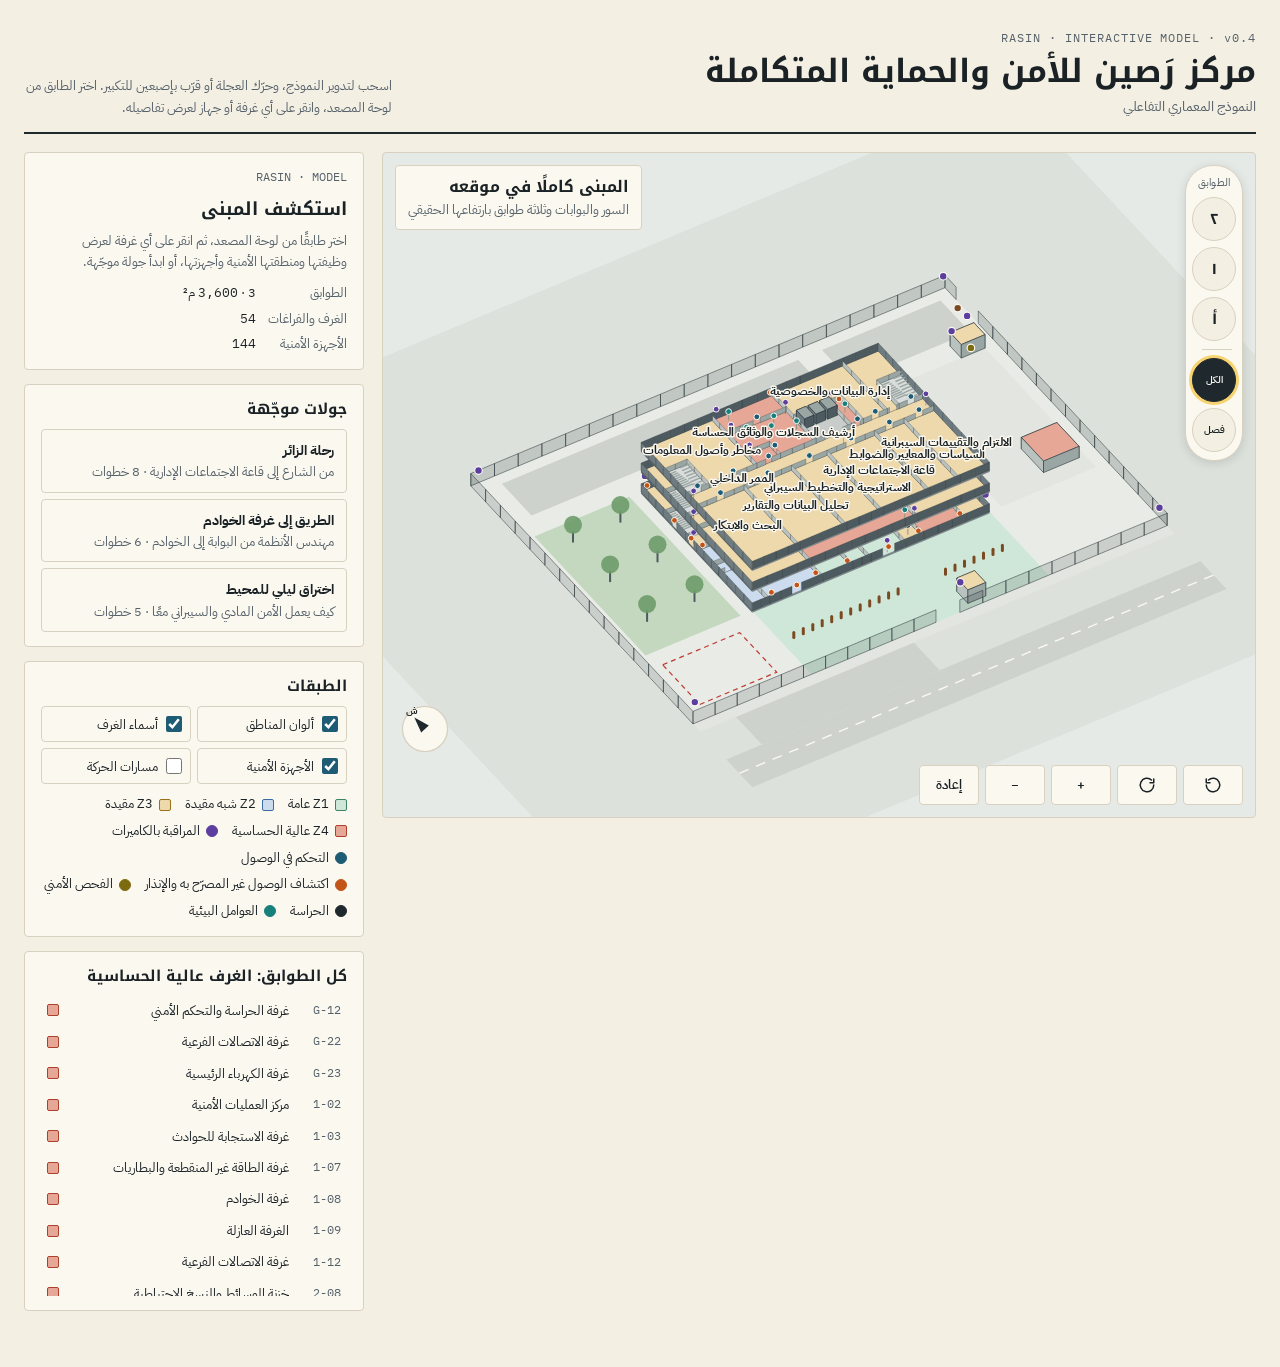
<file: embeds/model.html>
<!doctype html>
<html lang="ar" dir="rtl">
<head>
<meta charset="utf-8">
<script>/* Light by default; dark only if chosen on the main site. When embedded, main.js syncs the theme. */try{document.documentElement.setAttribute('data-theme',localStorage.getItem('rasin-theme')==='dark'?'dark':'light')}catch(e){document.documentElement.setAttribute('data-theme','light')}</script>
<meta name="viewport" content="width=device-width,initial-scale=1,viewport-fit=cover">
<style>[hidden]{display:none!important}</style>
<!-- Background mode (model.html?bg=1): used by the presentation's opening section — shows the building only, no UI -->
<script>if(/[?&]bg=1(&|$)/.test(location.search))document.documentElement.classList.add('bg');</script>
<style>
html.bg .top,html.bg .panel,html.bg .where,html.bg .compass,html.bg .elev,html.bg .vctl,html.bg .tourcard{display:none!important}
html.bg body{margin:0;padding:0;overflow:hidden}
html.bg .wrap{max-width:none;margin:0;gap:0}
html.bg .board{display:block}
html.bg .viewer{position:fixed;inset:0;height:100vh;min-height:0;border:0;border-radius:0}
html.bg .scene text,html.bg .scene .devs{display:none}
</style>
</head>
<body>
<title>نموذج رَصين التفاعلي</title>
<meta name="claude:viewport-fit-sides" content="cover">
<link rel="preconnect" href="https://fonts.googleapis.com">
<link rel="preconnect" href="https://fonts.gstatic.com" crossorigin>
<link rel="stylesheet" href="https://fonts.googleapis.com/css2?family=IBM+Plex+Mono:wght@400;500&family=IBM+Plex+Sans+Arabic:wght@400;500;600;700&family=Noto+Kufi+Arabic:wght@500;700&display=swap">
<style>
/* Layout: the model is the hero — a large viewport with an elevator-panel floor switcher and view controls; inspector, tours and room directory at the side */
:root{
  --paper:#F4EFE3; --sheet:#FBF8F0; --ink:#1B2226; --ink-2:#55616A; --rule:#D8D1C0; --wall:#1F282D; --accent:#1E5B74;
  --sky:#E6EAE7; --ground:#DCE1DB; --plot:#E8EBE6;
  --wall-a:#9AA6A3; --wall-b:#B9C2BF; --wall-x:#4D5A5F; --wall-xb:#6E7B80; --slab:#59656A; --slab-b:#7C878B; --wall-top:#2B3439;
  --z0:#E2E5E0; --z1:#CFE7D8; --z2:#CCDCEE; --z3:#EED9AC; --z4:#E7A797;
  --z0s:#7C857F; --z1s:#3B8660; --z2s:#3A6CA3; --z3s:#9C7019; --z4s:#AE3F2A;
  --lift:#C8CDCB; --stair:#D9DDDB;
  --p-visitor:#25836A; --p-staff:#2D5FA6; --p-service:#BE6A22; --p-egress:#C0392F;
  --d-cam:#5B3E9E; --d-acc:#1E5B74; --d-ids:#C25418; --d-scr:#7D6B10; --d-grd:#1F282D; --d-env:#17807C; --d-bar:#7A4B22;
  --road:#CDD2CD; --green:#C3D8BE; --tree:#6E9B69; --fence:#1F282D; --hi:#F2B705;
  --f-display:"Noto Kufi Arabic","IBM Plex Sans Arabic",Tahoma,sans-serif;
  --f-body:"IBM Plex Sans Arabic",Tahoma,"Segoe UI",sans-serif;
  --f-mono:"IBM Plex Mono",ui-monospace,Menlo,Consolas,monospace;
}
@media (prefers-color-scheme: dark){:root:not([data-theme="light"]){
  --paper:#0F1416; --sheet:#161D20; --ink:#E2E7E5; --ink-2:#9AA6AA; --rule:#2E383C; --wall:#D3DBD8; --accent:#72B6CF;
  --sky:#12191B; --ground:#1A2224; --plot:#1F282A;
  --wall-a:#56636A; --wall-b:#6C7A80; --wall-x:#8E9CA1; --wall-xb:#A9B5B9; --slab:#3A4549; --slab-b:#4B575B; --wall-top:#C9D2CF;
  --z0:#232A2C; --z1:#22473A; --z2:#22395A; --z3:#58441C; --z4:#6E3023;
  --z0s:#8A9490; --z1s:#6CC296; --z2s:#7FA9DE; --z3s:#E1B04F; --z4s:#F08A72;
  --lift:#3C474B; --stair:#333E42;
  --p-visitor:#4FC7A0; --p-staff:#79A6EA; --p-service:#F0A15A; --p-egress:#F07467;
  --d-cam:#B49BF0; --d-acc:#72B6CF; --d-ids:#F59A5E; --d-scr:#D9C55A; --d-grd:#E2E7E5; --d-env:#5ED1CB; --d-bar:#D9A273;
  --road:#283033; --green:#1E2D1F; --tree:#4E7449; --fence:#C9D2CF; --hi:#F2C94C; color-scheme:dark;
}}
:root[data-theme="dark"]{
  --paper:#0F1416; --sheet:#161D20; --ink:#E2E7E5; --ink-2:#9AA6AA; --rule:#2E383C; --wall:#D3DBD8; --accent:#72B6CF;
  --sky:#12191B; --ground:#1A2224; --plot:#1F282A;
  --wall-a:#56636A; --wall-b:#6C7A80; --wall-x:#8E9CA1; --wall-xb:#A9B5B9; --slab:#3A4549; --slab-b:#4B575B; --wall-top:#C9D2CF;
  --z0:#232A2C; --z1:#22473A; --z2:#22395A; --z3:#58441C; --z4:#6E3023;
  --z0s:#8A9490; --z1s:#6CC296; --z2s:#7FA9DE; --z3s:#E1B04F; --z4s:#F08A72;
  --lift:#3C474B; --stair:#333E42;
  --p-visitor:#4FC7A0; --p-staff:#79A6EA; --p-service:#F0A15A; --p-egress:#F07467;
  --d-cam:#B49BF0; --d-acc:#72B6CF; --d-ids:#F59A5E; --d-scr:#D9C55A; --d-grd:#E2E7E5; --d-env:#5ED1CB; --d-bar:#D9A273;
  --road:#283033; --green:#1E2D1F; --tree:#4E7449; --fence:#C9D2CF; --hi:#F2C94C; color-scheme:dark;
}
*{box-sizing:border-box}
html{background:var(--paper)}
body{background:var(--paper);color:var(--ink);font-family:var(--f-body);font-size:15px;line-height:1.65;direction:rtl;
  padding-left:max(16px,env(safe-area-inset-left,0px));padding-right:max(16px,env(safe-area-inset-right,0px));padding-block:20px 48px}
.wrap{max-width:1320px;margin:0 auto;display:flex;flex-direction:column;gap:18px}
h1,h2,h3{font-family:var(--f-display);font-weight:700;margin:0;text-wrap:balance;line-height:1.35}
.mono{font-family:var(--f-mono);font-variant-numeric:tabular-nums;direction:ltr;unicode-bidi:isolate}
header.top{display:flex;flex-wrap:wrap;align-items:flex-end;justify-content:space-between;gap:12px 24px;border-bottom:2px solid var(--wall);padding-bottom:14px}
.brand{display:flex;flex-direction:column;gap:2px}
.brand .eyebrow{font-family:var(--f-mono);font-size:12px;letter-spacing:.08em;color:var(--ink-2);direction:ltr;text-align:right}
.brand h1{font-size:clamp(22px,3.2vw,32px)}
.brand p{margin:0;color:var(--ink-2);font-size:14px}
.how{font-size:13px;color:var(--ink-2);max-width:46ch;margin:0}
.board{display:grid;grid-template-columns:minmax(0,1fr) 340px;gap:18px;align-items:start}
@media (max-width:980px){.board{grid-template-columns:minmax(0,1fr)}}
.viewer{position:relative;background:var(--sky);border:1px solid var(--rule);border-radius:4px;overflow:hidden;height:min(74vh,760px);min-height:440px}
@media (max-width:600px){.viewer{height:68vh;min-height:400px}}
.viewer > svg.scene{display:block;width:100%;height:100%;touch-action:none;cursor:grab;direction:ltr}
.viewer > svg.scene:active{cursor:grabbing}
.viewer > svg.scene:focus-visible{outline:2px solid var(--accent);outline-offset:-2px}
.elev{position:absolute;top:12px;right:12px;display:flex;flex-direction:column;gap:6px;background:var(--sheet);border:1px solid var(--rule);border-radius:28px;padding:8px 6px;box-shadow:0 2px 10px color-mix(in srgb,var(--wall) 15%,transparent)}
.elev .lbl{font-size:10.5px;color:var(--ink-2);text-align:center;letter-spacing:.02em}
.elev button{all:unset;cursor:pointer;width:42px;height:42px;border-radius:50%;border:1.5px solid var(--rule);display:flex;align-items:center;justify-content:center;font-family:var(--f-display);font-weight:700;font-size:15px;color:var(--ink);background:var(--paper)}
.elev button small{font-size:10px;font-family:var(--f-body);font-weight:600}
.elev button[aria-pressed="true"]{background:var(--wall);color:var(--sheet);border-color:var(--wall);box-shadow:0 0 0 3px color-mix(in srgb,var(--hi) 55%,transparent)}
.elev button:focus-visible{outline:2px solid var(--accent);outline-offset:2px}
.elev hr{border:none;border-top:1px solid var(--rule);margin:2px 4px;width:30px}
.vctl{position:absolute;bottom:12px;right:12px;display:flex;gap:6px;flex-wrap:wrap}
.vctl button{all:unset;cursor:pointer;min-width:38px;height:38px;padding:0 10px;border-radius:4px;background:var(--sheet);border:1px solid var(--rule);display:flex;align-items:center;justify-content:center;font-size:13px;font-weight:600;color:var(--ink)}
.vctl button:focus-visible{outline:2px solid var(--accent);outline-offset:2px}
.vctl button svg{width:18px;height:18px}
.where{position:absolute;top:12px;left:12px;background:var(--sheet);border:1px solid var(--rule);border-radius:4px;padding:8px 12px;max-width:min(60%,360px);display:flex;flex-direction:column;gap:0}
.where b{font-family:var(--f-display);font-size:16px}
.where span{font-size:12.5px;color:var(--ink-2)}
.compass{position:absolute;bottom:62px;left:16px;width:52px;height:52px}
.tourcard[hidden]{display:none}
.tourcard{position:absolute;left:12px;right:70px;bottom:12px;background:var(--sheet);border:1.5px solid var(--wall);border-radius:6px;padding:12px 14px;display:flex;flex-direction:column;gap:6px;max-width:560px;box-shadow:0 4px 18px color-mix(in srgb,var(--wall) 18%,transparent)}
.tourcard .meta{display:flex;justify-content:space-between;gap:8px;font-size:12px;color:var(--ink-2)}
.tourcard h3{font-size:17px}
.tourcard p{margin:0;font-size:14px}
.tourcard .prog{display:flex;gap:3px}
.tourcard .prog i{flex:1;height:3px;background:var(--rule);border-radius:2px}
.tourcard .prog i.on{background:var(--accent)}
.tourcard .nav{display:flex;gap:6px;justify-content:space-between;align-items:center;flex-wrap:wrap}
.tourcard .nav div{display:flex;gap:6px}
.btn{all:unset;cursor:pointer;padding:6px 12px;border-radius:4px;border:1px solid var(--rule);font-size:13px;font-weight:600;background:var(--paper)}
.btn.primary{background:var(--wall);color:var(--sheet);border-color:var(--wall)}
.btn:focus-visible{outline:2px solid var(--accent);outline-offset:2px}
.btn[disabled]{opacity:.4;cursor:default}
@media (max-width:600px){.tourcard{right:12px;bottom:58px}.compass{display:none}}
aside.panel{display:flex;flex-direction:column;gap:14px;min-width:0}
.card{background:var(--sheet);border:1px solid var(--rule);border-radius:4px;padding:14px 16px;display:flex;flex-direction:column;gap:10px;min-width:0}
.card h3{font-size:15px}
.inspect .id{font-family:var(--f-mono);font-size:12px;color:var(--ink-2);direction:ltr;text-align:right}
.inspect h3{font-size:18px}
.inspect .en{font-family:var(--f-mono);font-size:12px;color:var(--ink-2);direction:ltr;text-align:right;margin-top:-6px}
.kv{display:grid;grid-template-columns:auto minmax(0,1fr);gap:4px 12px;font-size:13px;margin:0}
.kv dt{color:var(--ink-2)}
.kv dd{margin:0}
.chip{display:inline-flex;align-items:center;gap:6px;font-size:12px;font-weight:600;padding:1px 8px;border-radius:3px;border:1.5px solid;white-space:nowrap}
.fn{display:inline-block;font-size:11.5px;font-weight:600;padding:0 7px;border-radius:10px;border:1px solid var(--rule);margin-inline-end:4px}
.hint{font-size:12.5px;color:var(--ink-2);margin:0}
.linkbtn{all:unset;cursor:pointer;font-size:12.5px;color:var(--accent);font-weight:600}
.linkbtn:focus-visible{outline:2px solid var(--accent);outline-offset:2px}
.devlist{display:flex;flex-direction:column;gap:3px;margin:0;padding:0;list-style:none}
.devlist button{all:unset;cursor:pointer;display:grid;grid-template-columns:12px auto minmax(0,1fr);gap:8px;align-items:center;font-size:12.5px;padding:3px 6px;border-radius:3px;width:100%;box-sizing:border-box}
.devlist button:hover,.devlist button:focus-visible{background:color-mix(in srgb,var(--accent) 10%,transparent)}
.devlist .dot{width:10px;height:10px;border-radius:50%}
.devlist .mono{font-size:11.5px;color:var(--ink-2)}
.tours{display:flex;flex-direction:column;gap:6px}
.tours button{all:unset;cursor:pointer;display:flex;flex-direction:column;gap:0;padding:9px 12px;border:1px solid var(--rule);border-radius:4px}
.tours button b{font-size:14px}
.tours button span{font-size:12.5px;color:var(--ink-2)}
.tours button:hover{border-color:var(--accent)}
.tours button[aria-pressed="true"]{border-color:var(--wall);background:color-mix(in srgb,var(--wall) 7%,transparent)}
.tours button:focus-visible{outline:2px solid var(--accent);outline-offset:2px}
.toggles{display:grid;grid-template-columns:1fr 1fr;gap:6px}
.toggles label{display:flex;align-items:center;gap:8px;font-size:13px;cursor:pointer;padding:5px 8px;border:1px solid var(--rule);border-radius:4px;min-height:36px}
.toggles input{accent-color:var(--accent);width:16px;height:16px;margin:0;flex:0 0 auto}
.dir{display:flex;flex-direction:column;gap:2px;max-height:300px;overflow:auto;margin:0;padding:0;list-style:none}
.dir button{all:unset;cursor:pointer;display:grid;grid-template-columns:44px minmax(0,1fr) auto;gap:8px;align-items:center;padding:4px 6px;border-radius:3px;font-size:13px;width:100%;box-sizing:border-box}
.dir button:hover,.dir button:focus-visible,.dir button.on{background:color-mix(in srgb,var(--accent) 10%,transparent)}
.dir .mono{font-size:11.5px;color:var(--ink-2)}
.dir .sw{width:12px;height:12px;border-radius:2px;border:1.5px solid}
.legend{display:flex;flex-wrap:wrap;gap:6px 14px;font-size:12.5px}
.legend span{display:inline-flex;gap:6px;align-items:center}
.legend i{width:12px;height:12px;border-radius:2px;border:1.5px solid;display:inline-block}
.foot{font-size:12.5px;color:var(--ink-2);border-top:1px solid var(--rule);padding-top:12px}
.decisions{border:1.5px solid var(--wall)}
.decisions ul{margin:0;padding-inline-start:20px;display:flex;flex-direction:column;gap:7px;font-size:14px}
/* scene */
.scene text{font-family:var(--f-body);pointer-events:none}
.tile{cursor:pointer}
.tile:hover{filter:brightness(1.06)}
.tile.sel{stroke:var(--accent);stroke-width:2.5}
.tile.hi{fill:var(--hi)!important;fill-opacity:.85}
.dev{cursor:pointer}
.dev.hi{stroke:var(--hi);stroke-width:3}
@media (prefers-reduced-motion:no-preference){.tile.hi{animation:pulse 1.6s ease-in-out infinite}@keyframes pulse{50%{fill-opacity:.55}}}
.lbl-name{font-weight:700;fill:var(--ink);paint-order:stroke;stroke:var(--sheet);stroke-width:3px;stroke-linejoin:round}
.lbl-id{font-family:var(--f-mono)!important;fill:var(--ink-2);paint-order:stroke;stroke:var(--sheet);stroke-width:3px}
.flabel{font-family:var(--f-display)!important;font-weight:700;fill:var(--ink);paint-order:stroke;stroke:var(--sky);stroke-width:4px}
.off-labels .lbls{display:none}
.off-devices .devs{display:none}
.off-paths .paths{display:none}
.off-zones .tile{fill:var(--stair)!important}
.nojs{padding:20px}
</style>

<div class="wrap">
  <header class="top">
    <div class="brand">
      <span class="eyebrow">RASIN · INTERACTIVE MODEL · v0.4</span>
      <h1>مركز رَصين للأمن والحماية المتكاملة</h1>
      <p>النموذج المعماري التفاعلي</p>
    </div>
    <p class="how">اسحب لتدوير النموذج، وحرّك العجلة أو قرّب بإصبعين للتكبير. اختر الطابق من لوحة المصعد، وانقر على أي غرفة أو جهاز لعرض تفاصيله.</p>
  </header>

  <div class="board">
    <div class="viewer" id="viewer">
      <svg id="scene" class="scene" tabindex="0" role="application" aria-label="نموذج ثلاثي الأبعاد لمبنى مركز رَصين؛ استخدم الأسهم للتدوير وعلامتي الزائد والناقص للتكبير"></svg>
      <div class="where" aria-live="polite"><b id="where-t"></b><span id="where-s"></span></div>
      <svg class="compass" id="compass" viewBox="-30 -30 60 60" aria-hidden="true"></svg>
      <div class="elev" role="group" aria-label="لوحة المصعد: اختيار الطابق">
        <span class="lbl">الطوابق</span>
        <button type="button" data-mode="2" aria-label="الطابق الثاني">٢</button>
        <button type="button" data-mode="1" aria-label="الطابق الأول">١</button>
        <button type="button" data-mode="G" aria-label="الطابق الأرضي">أ</button>
        <hr>
        <button type="button" data-mode="site" aria-label="المبنى كاملًا في موقعه"><small>الكل</small></button>
        <button type="button" data-mode="explode" aria-label="الطوابق مفصولة"><small>فصل</small></button>
      </div>
      <div class="vctl">
        <button type="button" id="rotL" aria-label="تدوير 45 درجة"><svg viewBox="0 0 24 24" fill="none" stroke="currentColor" stroke-width="2" stroke-linecap="round" stroke-linejoin="round"><path d="M3 12a9 9 0 1 0 3-6.7"/><path d="M3 4v5h5"/></svg></button>
        <button type="button" id="rotR" aria-label="تدوير 45 درجة بالعكس"><svg viewBox="0 0 24 24" fill="none" stroke="currentColor" stroke-width="2" stroke-linecap="round" stroke-linejoin="round"><path d="M21 12a9 9 0 1 1-3-6.7"/><path d="M21 4v5h-5"/></svg></button>
        <button type="button" id="zin" aria-label="تكبير">+</button>
        <button type="button" id="zout" aria-label="تصغير">−</button>
        <button type="button" id="reset">إعادة</button>
      </div>
      <div class="tourcard" id="tourcard" hidden></div>
    </div>

    <aside class="panel">
      <div class="card inspect" id="inspect"></div>
      <div class="card">
        <h3>جولات موجّهة</h3>
        <div class="tours" id="tours"></div>
      </div>
      <div class="card">
        <h3>الطبقات</h3>
        <div class="toggles">
          <label><input type="checkbox" id="t-zones" checked> ألوان المناطق</label>
          <label><input type="checkbox" id="t-labels" checked> أسماء الغرف</label>
          <label><input type="checkbox" id="t-devices" checked> الأجهزة الأمنية</label>
          <label><input type="checkbox" id="t-paths"> مسارات الحركة</label>
        </div>
        <div class="legend" id="legend"></div>
      </div>
      <div class="card">
        <h3 id="dir-title">غرف الطابق</h3>
        <ul class="dir" id="dir"></ul>
      </div>
    </aside>
  </div>

</div>

<script id="data" type="application/json">{"meta":{"project":"مركز رَصين للأمن والحماية المتكاملة","project_en":"RASIN Integrated Security Center","version":"0.2","phase":2,"units":"m","building":{"w":40,"h":30,"floor_height":4,"origin_on_site":[20,14]},"site":{"w":80,"h":60},"note":"الأبعاد افتراضية إرشادية وليست هندسية. المحور x من الغرب إلى الشرق، والمحور y من الشمال إلى الجنوب."},"zones":{"Z0":{"ar":"المحيط الخارجي","en":"Perimeter","auth":"حراسة البوابة وفحص المركبات"},"Z1":{"ar":"عامة","en":"Public","auth":"تسجيل الزائر والتحقق من الهوية والفحص الأمني"},"Z2":{"ar":"شبه مقيدة","en":"Semi-restricted","auth":"بطاقة زائر مع مرافق، أو بطاقة موظف"},"Z3":{"ar":"مقيدة","en":"Restricted","auth":"بطاقة موظف مع صلاحية الطابق"},"Z4":{"ar":"عالية الحساسية","en":"High security","auth":"بطاقة مع رمز سري (PIN) أو بصمة، وسجل دخول وخروج"}},"tags":{"ص":"من التصور المعتمد","ق":"قرار تصميمي في المرحلة 2","ح":"عنصر حركة وخدمة"},"floors":[{"id":"G","sheet":"A-101","ar":"الطابق الأرضي","en":"Ground Floor","theme":"الاستقبال والتمكين السيبراني","rooms":[{"id":"G-01","n":"قاعة التوعية والتدريب","e":"Awareness & Training Hall","z":"Z2","t":"ص","r":[3,21,9,9],"d":[[7.5,21,"h",1.6],[7.5,30,"h",1.6,"exit"]],"f":"برامج التوعية والتدريب السيبراني للزوار والموظفين، بنحو 40 مقعدًا. لها مخرج طوارئ مباشر إلى الساحة."},{"id":"G-02","n":"قاعة اجتماعات (أ)","e":"Meeting Room A","z":"Z2","t":"ص","r":[0,15,6,4],"d":[[3,19,"h",1]],"f":"اجتماعات مع الزوار والعملاء دون دخولهم المناطق التشغيلية."},{"id":"G-03","n":"قاعة اجتماعات (ب)","e":"Meeting Room B","z":"Z2","t":"ص","r":[6,15,6,4],"d":[[9,19,"h",1]],"f":"اجتماعات صغيرة ومقابلات."},{"id":"G-04","n":"ممر الزوار","e":"Visitor Corridor","z":"Z2","t":"ق","r":[0,19,12,2],"d":[],"f":"يربط الردهة بالقاعات، ولا يتصل بالممر الداخلي للموظفين.","circ":true},{"id":"G-05","n":"دورات مياه الزوار","e":"Visitor WC","z":"Z2","t":"ق","r":[0,21,3,9],"d":[[1.5,21,"h",1]],"f":"داخل نطاق الزوار حتى لا يحتاج الزائر إلى عبور منطقة مقيدة.","wet":true},{"id":"G-06","n":"الردهة والاستقبال","e":"Lobby & Reception","z":"Z1","t":"ص","r":[12,15,17,7],"d":[[12,20,"v",1.8]],"f":"تسجيل الزوار وإصدار بطاقات الزائر المؤقتة. على حدها الشمالي بوابات دوارة تفصلها عن الممر الداخلي."},{"id":"G-07","n":"غرفة الانتظار","e":"Waiting Room","z":"Z1","t":"ص","r":[12,22,5,8],"d":[[14.5,22,"h",1]],"f":"انتظار الزائر حتى يحضر مرافقه."},{"id":"G-08","n":"الفحص الأمني والتحقق من الهوية","e":"Security Screening & ID Check","z":"Z1","t":"ص","r":[17,22,12,4],"d":[[23,22,"h",3]],"f":"جهاز كشف المعادن وجهاز الأشعة للحقائب ومطابقة الهوية قبل دخول الردهة."},{"id":"G-09","n":"المدخل الرئيسي (بهو عازل)","e":"Main Entrance Vestibule","z":"Z1","t":"ص","r":[20,26,6,4],"d":[[23,26,"h",2],[23,30,"h",2,"main"]],"f":"بابان متتاليان (Airlock) يمنعان الاندفاع المباشر ويضبطان التكييف."},{"id":"G-10","n":"خزائن أمانات الزوار","e":"Visitor Lockers","z":"Z1","t":"ق","r":[17,26,3,4],"d":[[18.5,26,"h",1]],"f":"يودع فيها الزائر الهاتف ووسائط التخزين والممنوعات قبل الدخول."},{"id":"G-11","n":"نقطة الحراسة عند المدخل","e":"Entrance Guard Post","z":"Z3","t":"ق","r":[26,26,3,4],"d":[[27.5,26,"h",1]],"f":"حارس يرى البهو العازل والفحص مباشرة."},{"id":"G-12","n":"غرفة الحراسة والتحكم الأمني","e":"Security Control Room","z":"Z4","t":"ق","r":[29,15,7,15],"d":[[32.5,15,"h",1]],"f":"مراقبة الكاميرات والإنذارات والبوابات والاستجابة الميدانية، على مدار الساعة. نافذة مقاومة على الردهة والفحص، وبابها من الممر الداخلي فقط."},{"id":"G-13","n":"غرفة الحراس","e":"Guards' Room","z":"Z3","t":"ق","r":[36,15,4,15],"d":[[38,15,"h",1]],"f":"تبديل المناوبات وخزائن الحراس وتجهيزاتهم."},{"id":"G-14","n":"الممر الداخلي","e":"Internal Corridor","z":"Z3","t":"ح","r":[0,12,40,3],"d":[[0,13.5,"v",1.4,"exit"]],"f":"ممر الموظفين؛ لا يُدخل إليه من الردهة إلا عبر البوابات الدوارة.","circ":true},{"id":"G-15","n":"الدرج (أ)","e":"Stair A","z":"Z3","t":"ح","r":[0,6,4,6],"d":[[2,12,"h",1.2],[0,9,"v",1.2,"exit"]],"f":"درج طوارئ يخرج مباشرة إلى الغرب.","stair":true},{"id":"G-16","n":"استراحة الموظفين والمطبخ ودورات المياه","e":"Staff Lounge, Pantry & WC","z":"Z3","t":"ص","p":[[0,0],[10,0],[10,12],[4,12],[4,6],[0,6]],"d":[[7,12,"h",1.2]],"f":"خدمات الموظفين داخل المنطقة المقيدة.","wet":true},{"id":"G-17","n":"خدمات الموظفين (غرف تبديل ومصلى)","e":"Staff Services","z":"Z3","t":"ص","r":[10,0,8,12],"d":[[14,12,"h",1.2]],"f":"خزائن شخصية؛ لا تُدخل الحقائب الشخصية إلى غرف العمليات."},{"id":"G-18","n":"مدخل الموظفين","e":"Staff Entrance","z":"Z2","t":"ص","r":[18,0,4,4],"d":[[20,0,"h",1.6,"main"],[20,4,"h",1.6,"turnstile"]],"f":"دخول الموظفين من المواقف الشمالية ببطاقة وبوابة دوارة."},{"id":"G-19","n":"ممر الموظفين","e":"Staff Spine","z":"Z3","t":"ح","r":[18,4,4,8],"d":[],"f":"يصل مدخل الموظفين بالممر الداخلي والمصاعد.","circ":true},{"id":"G-20","n":"غرفة الإتلاف الآمن للمستندات والوسائط","e":"Shredding & Media Destruction","z":"Z3","t":"ق","r":[22,0,8,6],"d":[[22,5,"v",1]],"f":"إتلاف الورق ووسائط التخزين قبل خروجها من المبنى (ISO 27001: 7.14)."},{"id":"G-21","n":"المصاعد","e":"Elevators","z":"Z3","t":"ح","r":[22,6,6,6],"d":[[25,12,"h",3]],"f":"مصعدان للأفراد ومصعد خدمة؛ لا تعمل إلا ببطاقة، والطوابق حسب الصلاحية.","lift":true},{"id":"G-22","n":"غرفة الاتصالات الفرعية","e":"IDF Room","z":"Z4","t":"ق","r":[28,6,2,6],"d":[[29,12,"h",0.9]],"f":"تجهيزات الشبكة الخاصة بالطابق."},{"id":"G-23","n":"غرفة الكهرباء الرئيسية","e":"Main Electrical Room","z":"Z4","t":"ق","r":[30,0,4,6],"d":[[34,3,"v",1]],"f":"اللوحات الرئيسية؛ يدخلها الفني من مدخل الخدمة دون المرور بالمكاتب."},{"id":"G-24","n":"فحص البريد والتوريدات","e":"Mail & Delivery Screening","z":"Z3","t":"ق","r":[30,6,4,6],"d":[[32,12,"h",1],[34,9,"v",1]],"f":"فحص الطرود والتوريدات قبل توزيعها داخل المبنى."},{"id":"G-25","n":"مدخل الخدمة والتحميل","e":"Service Entrance & Loading","z":"Z2","t":"ص","r":[34,0,6,6],"d":[[40,3,"v",2.4,"main"],[35,6,"h",1.2]],"f":"استلام التوريدات من ساحة الخدمة."},{"id":"G-26","n":"ممر الخدمة","e":"Service Passage","z":"Z3","t":"ح","r":[34,6,2,6],"d":[],"f":"يوصل مدخل الخدمة بالممر الداخلي.","circ":true},{"id":"G-27","n":"الدرج (ب)","e":"Stair B","z":"Z3","t":"ح","r":[36,6,4,6],"d":[[38,12,"h",1.2],[40,9,"v",1.2,"exit"]],"f":"درج طوارئ يخرج مباشرة إلى ساحة الخدمة.","stair":true}],"special":{"turnstiles":[[19,15,6]],"paths":{"visitor":[[[23,33],[23,28],[23,24],[23,19],[12,20],[3,20]],[[23,19],[14.5,21],[14.5,25]]],"staff":[[[20,-3],[20,2],[20,8],[20,13.5],[25,13.5],[25,10]],[[23,19],[22,15.6],[22,13.5]]],"service":[[[43,3],[37,3],[35,8],[35,13.5],[26,13.5],[26,10]]],"egress":[[[30,13.5],[38,13.5],[38,9],[41.5,9]],[[10,13.5],[2,13.5],[2,9],[-1.5,9]],[[7.5,25],[7.5,31.5]],[[23,24],[23,31.5]]]}},"notes":["المدخل الرئيسي في الواجهة الجنوبية، ويمر الزائر بثلاث مراحل متتالية: البهو العازل، ثم الفحص الأمني، ثم الردهة. هذا تسلسل ردع ثم كشف قبل أي وصول.","كل ما يحتاجه الزائر (الانتظار، القاعات، التدريب، دورات المياه) يقع جنوب خط البوابات الدوارة، فلا سبب يدفعه لعبور المنطقة المقيدة.","المصاعد والسلالم كلها شمال خط البوابات؛ الزائر لا يصل إلى أي طابق علوي إلا ببطاقة زائر مفعلة ومرافق.","غرفة الحراسة والتحكم ترى الردهة والفحص عبر نافذة مقاومة، لكن بابها من الممر الداخلي فقط، فلا يُقتحم من جهة الجمهور.","ثلاثة مسارات منفصلة: الزوار من الجنوب، والموظفون من الشمال، والتوريدات من الشرق عبر غرفة فحص البريد. لا يتقاطع مسار الزائر مع مسار التوريد.","غرفة الإتلاف الآمن قرب مدخل الخدمة، لأن المستندات والوسائط تخرج من المبنى بعد إتلافها فقط."]},{"id":"1","sheet":"A-102","ar":"الطابق الأول","en":"First Floor","theme":"العمليات السيبرانية والتهديدات","rooms":[{"id":"1-01","n":"تحليل التهديدات والاستخبارات السيبرانية","e":"Threat Analysis & Cyber Intelligence","z":"Z3","t":"ص","r":[0,15,10,15],"d":[[5,15,"h",1.2]],"f":"رصد التهديدات وتحليل المؤشرات وتغذية مركز العمليات بها."},{"id":"1-02","n":"مركز العمليات الأمنية","e":"Security Operations Center (SOC)","z":"Z4","t":"ص","r":[10,15,18,15],"d":[[19,15,"h",1.6]],"f":"مراقبة الأحداث على مدار الساعة، ويستقبل أحداث الأنظمة المادية لربطها بالأحداث السيبرانية. زجاج الواجهة الجنوبية معتم حتى لا تُرى الشاشات من الخارج."},{"id":"1-03","n":"غرفة الاستجابة للحوادث","e":"Incident Response Room","z":"Z4","t":"ص","r":[28,15,8,8],"d":[[32,15,"h",1.2],[28,19,"v",1.2]],"f":"إدارة الحادث عند تصعيده؛ متصلة مباشرة بمركز العمليات."},{"id":"1-04","n":"التنسيق ومراجعة الحوادث","e":"Coordination & Incident Review","z":"Z3","t":"ص","r":[28,23,12,7],"d":[[32,23,"h",1],[28,26.5,"v",1]],"f":"اجتماعات التنسيق ومراجعة ما بعد الحادث (Lessons Learned)."},{"id":"1-05","n":"مكتب مشرف المناوبة","e":"Shift Supervisor Office","z":"Z3","t":"ق","r":[36,15,4,8],"d":[[38,15,"h",1]],"f":"إشراف المناوبة وقرار التصعيد إلى غرفة الاستجابة."},{"id":"1-06","n":"حماية المعلومات والأنظمة","e":"Information & Systems Protection","z":"Z3","t":"ص","p":[[0,0],[12,0],[12,12],[4,12],[4,6],[0,6]],"d":[[8,12,"h",1.2]],"f":"إدارة الضوابط التقنية لحماية الأنظمة والبيانات."},{"id":"1-07","n":"غرفة الطاقة غير المنقطعة والبطاريات","e":"UPS & Battery Room","z":"Z4","t":"ق","r":[12,0,10,4],"d":[[17,4,"h",1.2]],"f":"تغذي غرفة الخوادم عند انقطاع الكهرباء حتى يعمل المولد. تحمي غرفة الخوادم من الجدار الخارجي."},{"id":"1-08","n":"غرفة الخوادم","e":"Server Room","z":"Z4","t":"ق","p":[[12,4],[22,4],[22,12],[16,12],[16,9],[12,9]],"d":[],"f":"قلب الطابق، بلا جدار خارجي ولا نافذة، وتحتها غرف جافة في الأرضي. الدخول عبر الغرفة العازلة فقط."},{"id":"1-09","n":"الغرفة العازلة","e":"Mantrap","z":"Z4","t":"ق","r":[12,9,4,3],"d":[[14,12,"h",1],[16,10.5,"v",1]],"f":"بابان لا يفتحان معًا، وتحقق ثنائي؛ يمنع التتبع خلف موظف."},{"id":"1-10","n":"تشغيل ومراقبة الأنظمة","e":"Systems Operations & Monitoring","z":"Z3","t":"ص","p":[[22,0],[34,0],[34,12],[30,12],[30,6],[22,6]],"d":[[32,12,"h",1.2]],"f":"مراقبة أداء الخوادم والشبكات وتوفرها؛ مجاورة لغرفة الخوادم دون أن تفتح عليها."},{"id":"1-11","n":"المصاعد","e":"Elevators","z":"Z3","t":"ح","r":[22,6,6,6],"d":[[25,12,"h",3]],"f":"تفتح على الممر الداخلي؛ لا يتوقف المصعد هنا إلا لمن يملك صلاحية الطابق.","lift":true},{"id":"1-12","n":"غرفة الاتصالات الفرعية","e":"IDF Room","z":"Z4","t":"ق","r":[28,6,2,6],"d":[[29,12,"h",0.9]],"f":"تجهيزات الشبكة الخاصة بالطابق."},{"id":"1-13","n":"دورات المياه والمطبخ","e":"WC & Pantry","z":"Z3","t":"ق","p":[[34,0],[40,0],[40,6],[36,6],[36,12],[34,12]],"d":[[35,12,"h",1.2]],"f":"تخدم فرق المناوبة على مدار الساعة؛ بعيدة عن غرفة الخوادم.","wet":true},{"id":"1-14","n":"الممر الداخلي","e":"Internal Corridor","z":"Z3","t":"ح","r":[0,12,40,3],"d":[],"f":"ممر الطابق.","circ":true},{"id":"1-15","n":"الدرج (أ)","e":"Stair A","z":"Z3","t":"ح","r":[0,6,4,6],"d":[[2,12,"h",1.2]],"f":"الخروج منه حر، وإعادة الدخول إلى الطابق ببطاقة.","stair":true},{"id":"1-16","n":"الدرج (ب)","e":"Stair B","z":"Z3","t":"ح","r":[36,6,4,6],"d":[[38,12,"h",1.2]],"f":"الخروج منه حر، وإعادة الدخول إلى الطابق ببطاقة.","stair":true}],"special":{"turnstiles":[],"paths":{"staff":[[[25,10],[25,13.5],[19,13.5],[19,17]],[[25,13.5],[14,13.5],[14,10.5],[19,8]]],"egress":[[[19,22],[19,13.5],[2,13.5],[2,9]],[[19,13.5],[38,13.5],[38,9]]]}},"notes":["غرفة الخوادم في قلب الطابق: شمالها غرفة الطاقة، وشرقها المصاعد وغرفة التشغيل، وغربها وحدة الحماية، وجنوبها الممر. لا يلامسها أي جدار خارجي.","الوصول إلى غرفة الخوادم عبر الغرفة العازلة فقط، وبابها الثاني لا يُفتح قبل إغلاق الأول.","تحت غرفة الخوادم في الأرضي غرف جافة (خدمات الموظفين وممر الموظفين)، ولا تمر فوقها تمديدات مياه؛ دورات المياه والمطبخ في الطرف الشرقي البعيد.","مركز العمليات وغرفة الاستجابة متجاوران ويتصلان بباب داخلي، فينتقل الفريق دون المرور بالممر.","مركز العمليات في الواجهة الجنوبية، لذلك زجاجها معتم أو بغشاء عاكس حتى لا تُرى الشاشات من الساحة أو الشارع.","الطابق كله منطقة مقيدة (Z3) لا يدخله الزوار، وداخله غرف عالية الحساسية (Z4) بتحقق ثنائي."]},{"id":"2","sheet":"A-103","ar":"الطابق الثاني","en":"Second Floor","theme":"الحوكمة والمخاطر والتطوير","rooms":[{"id":"2-01","n":"البحث والابتكار","e":"Research & Innovation","z":"Z3","t":"ص","r":[0,15,8,15],"d":[[4,15,"h",1.2]],"f":"مختبر لتجربة الأدوات والحلول على شبكة معزولة عن شبكة الإنتاج."},{"id":"2-02","n":"تحليل البيانات والتقارير","e":"Data Analytics & Reporting","z":"Z3","t":"ص","r":[8,15,8,15],"d":[[12,15,"h",1.2]],"f":"مؤشرات الأداء الأمني والتقارير للإدارة العليا."},{"id":"2-03","n":"الاستراتيجية والتخطيط السيبراني","e":"Cyber Strategy & Planning","z":"Z3","t":"ص","r":[16,15,6,15],"d":[[19,15,"h",1.2]],"f":"الخطط الاستراتيجية وخرائط الطريق."},{"id":"2-04","n":"قاعة الاجتماعات الإدارية","e":"Executive Meeting Room","z":"Z3","t":"ص","r":[22,15,8,15],"d":[[26,15,"h",1.6]],"f":"مقابل المصاعد مباشرة، فيصل إليها الزائر المرافَق (مدقق، جهة رقابية) دون المرور بالمكاتب."},{"id":"2-05","n":"السياسات والمعايير والضوابط","e":"Policies, Standards & Controls","z":"Z3","t":"ص","r":[30,15,5,15],"d":[[32.5,15,"h",1.2]],"f":"إعداد السياسات ومراجعتها وربطها بالضوابط."},{"id":"2-06","n":"الالتزام والتقييمات السيبرانية","e":"Compliance & Assessments","z":"Z3","t":"ص","r":[35,15,5,15],"d":[[37.5,15,"h",1.2]],"f":"التقييمات الداخلية ومتابعة الالتزام بالضوابط."},{"id":"2-07","n":"مخاطر وأصول المعلومات","e":"Information Risk & Asset Management","z":"Z3","t":"ص","p":[[0,0],[12,0],[12,12],[4,12],[4,6],[0,6]],"d":[[8,12,"h",1.2]],"f":"سجل المخاطر وسجل الأصول، ومنها مخاطر الأمن المادي."},{"id":"2-08","n":"خزنة الوسائط والنسخ الاحتياطية","e":"Media & Backup Vault","z":"Z4","t":"ق","r":[12,0,10,4],"d":[[17,4,"h",1.2]],"f":"خزائن مقاومة للحريق لوسائط التخزين؛ تحمي الأرشيف من الجدار الخارجي."},{"id":"2-09","n":"أرشيف السجلات والوثائق الحساسة","e":"Sensitive Records Archive","z":"Z4","t":"ص","p":[[12,4],[22,4],[22,12],[16,12],[16,9],[12,9]],"d":[],"f":"فوق غرفة الخوادم مباشرة، فيستفيد من البنية المدعمة لحمل الأرفف المتحركة. بلا نوافذ، وإطفاء بالغاز النظيف."},{"id":"2-10","n":"استلام السجلات والطباعة الآمنة","e":"Records Check-in & Secure Print","z":"Z4","t":"ق","r":[12,9,4,3],"d":[[14,12,"h",1],[16,10.5,"v",1]],"f":"نقطة وحيدة لتسليم السجلات واستلامها وتسجيلها؛ تعمل كغرفة عازلة للأرشيف."},{"id":"2-11","n":"إدارة البيانات والخصوصية","e":"Data Management & Privacy","z":"Z3","t":"ص","p":[[22,0],[34,0],[34,12],[30,12],[30,6],[22,6]],"d":[[32,12,"h",1.2]],"f":"تصنيف البيانات وحماية الخصوصية؛ مجاورة للأرشيف."},{"id":"2-12","n":"المصاعد","e":"Elevators","z":"Z3","t":"ح","r":[22,6,6,6],"d":[[25,12,"h",3]],"f":"تفتح مقابل قاعة الاجتماعات الإدارية.","lift":true},{"id":"2-13","n":"غرفة الاتصالات الفرعية","e":"IDF Room","z":"Z4","t":"ق","r":[28,6,2,6],"d":[[29,12,"h",0.9]],"f":"تجهيزات الشبكة الخاصة بالطابق."},{"id":"2-14","n":"دورات المياه والمطبخ","e":"WC & Pantry","z":"Z3","t":"ق","p":[[34,0],[40,0],[40,6],[36,6],[36,12],[34,12]],"d":[[35,12,"h",1.2]],"f":"فوق مثيلتها في الطابق الأول، بعيدًا عن الأرشيف.","wet":true},{"id":"2-15","n":"الممر الداخلي","e":"Internal Corridor","z":"Z3","t":"ح","r":[0,12,40,3],"d":[],"f":"ممر الطابق.","circ":true},{"id":"2-16","n":"الدرج (أ)","e":"Stair A","z":"Z3","t":"ح","r":[0,6,4,6],"d":[[2,12,"h",1.2]],"f":"الخروج منه حر، وإعادة الدخول إلى الطابق ببطاقة.","stair":true},{"id":"2-17","n":"الدرج (ب)","e":"Stair B","z":"Z3","t":"ح","r":[36,6,4,6],"d":[[38,12,"h",1.2]],"f":"الخروج منه حر، وإعادة الدخول إلى الطابق ببطاقة.","stair":true}],"special":{"turnstiles":[],"paths":{"visitor":[[[25,10],[25,13.5],[26,13.5],[26,20]]],"staff":[[[25,13.5],[14,13.5],[14,10.5],[19,8]]],"egress":[[[19,22],[19,13.5],[2,13.5],[2,9]],[[26,13.5],[38,13.5],[38,9]]]}},"notes":["الأرشيف المستشعر فوق غرفة الخوادم تمامًا، فتُصمَّم بنية واحدة مدعمة لهذا العمود الرأسي من الأرض إلى السطح.","الأرشيف محاط بخزنة الوسائط شمالًا وبغرفة الاستلام جنوبًا، فلا جدار خارجي مباشر ولا مدخل إلا عبر نقطة الاستلام المسجلة.","الأرشيف في الطابق الأخير، لذلك: لا معدات تكييف أو تصريف مطر فوق سقفه، وعزل مائي مضاعف للسطح، ومستشعرات تسرب على السقف (معالجة لخطر الماء).","قاعة الاجتماعات الإدارية مقابل المصاعد: الزائر المرافَق يخرج من المصعد إلى القاعة مباشرة ولا يرى المكاتب أو المستندات.","دورات المياه في الطرف الشرقي، فوق مثيلتها في الأول، بعيدًا عن الأرشيف وغرفة الخوادم."]}],"site":{"sheet":"A-100","canvas":[80,76],"elements":[{"id":"S-01","k":"street","n":"الشارع الرئيسي","r":[0,69,80,7]},{"id":"S-02","k":"parkout","n":"مواقف الزوار (خارج السور)","r":[6,62,30,7],"f":"خارج السور عمدًا، فلا تقف مركبة غير مفحوصة قرب المبنى (مسافة الأمان Standoff)."},{"id":"S-03","k":"sidewalk","n":"الرصيف","r":[0,60,80,2]},{"id":"S-04","k":"plaza","n":"ساحة المدخل (منطقة الأمان)","r":[20,44,40,16],"f":"16 م بين السور والواجهة الجنوبية بلا مواقف."},{"id":"S-05","k":"parkin","n":"مواقف الموظفين","r":[4,2,50,8],"f":"داخل السور؛ تصلها المركبات بعد الفحص عند البوابة (2)."},{"id":"S-06","k":"yard","n":"ساحة الخدمة","r":[62,14,16,30],"f":"التحميل والتوريدات والمولد."},{"id":"S-07","k":"gen","n":"المولد وخزان الوقود","r":[70,34,8,8],"f":"على بعد 10 م من المبنى."},{"id":"S-08","k":"assembly","n":"نقطة التجمع","r":[3,47,13,10],"f":"بعيدة عن الواجهات وعن مسار مركبات الطوارئ."},{"id":"S-09","k":"drive","n":"طريق المركبات الداخلي","r":[58,2,20,8]},{"id":"S-10","k":"green","n":"تشجير منخفض","r":[2,14,16,30]}],"gates":[{"id":"GT-1","n":"البوابة (1): الزوار والمشاة","at":[43,60],"w":4,"side":"s","booth":[47,56,3,3]},{"id":"GT-2","n":"البوابة (2): الموظفون والتوريدات","at":[80,6],"w":6,"side":"e","booth":[74,11,4,3]}],"bollards":[[22,52],[58,52]],"paths":{"visitor":[[[45,66],[45,60],[43,52],[43,45]]],"staff":[[[82,6],[70,6],[40,6],[40,14]]],"service":[[[82,7],[70,7],[66,12],[66,17],[60,17]]],"egress":[[[27.5,44],[14,50]],[[20,23],[14,50]],[[60,23],[64,30]]]}}}</script>
<script id="sec" type="application/json">{"catalog":{"CF":{"ar":"كاميرا ثابتة","en":"Fixed camera","cat":"cam","fn":["ردع","كشف"],"req":["ت-4","ت-5"],"std":{"ecc":"2-14-3 (التسجيل والمراقبة بالكاميرات)","iso":"7.4","nist":"PE-6"},"why":"مراقبة مستمرة وتسجيل دليل لكل حدث؛ وجودها الظاهر يردع قبل أن يكشف."},"CP":{"ar":"كاميرا متحركة (PTZ)","en":"PTZ camera","cat":"cam","fn":["كشف","استجابة"],"req":["ت-4","ت-5"],"std":{"ecc":"2-14-3 (التسجيل والمراقبة بالكاميرات)","iso":"7.4","nist":"PE-6"},"why":"على أركان السور؛ يوجهها المشغل نحو أي إنذار ويتبع الهدف، فتغطي مساحة واسعة بعدد قليل."},"LPR":{"ar":"كاميرا قراءة اللوحات","en":"License plate recognition","cat":"cam","fn":["كشف"],"req":["ت-4"],"std":{"ecc":"2-14-3 (سجلات الدخول والخروج)","iso":"7.2","nist":"PE-6"},"why":"تسجل لوحة كل مركبة وتقارنها بقائمة المركبات المصرح لها."},"AC":{"ar":"قارئ بطاقة","en":"Card reader","cat":"acc","fn":["تأخير"],"req":["ت-9"],"std":{"ecc":"2-14-3 (التحكم بالوصول إلى المناطق الحساسة)","iso":"7.2","nist":"PE-3"},"why":"يسمح بالدخول حسب الصلاحية ويسجل اسم الداخل ووقته."},"AB":{"ar":"قارئ ثنائي (بطاقة + رمز أو بصمة)","en":"Two-factor reader","cat":"acc","fn":["تأخير"],"req":["ت-9"],"std":{"ecc":"2-14-3 (التحكم بالوصول إلى المناطق الحساسة)","iso":"7.3","nist":"PE-3"},"why":"البطاقة المسروقة وحدها لا تكفي لدخول منطقة Z4."},"TS":{"ar":"بوابة دوارة","en":"Turnstile","cat":"acc","fn":["تأخير"],"req":["ت-3","ت-9"],"std":{"ecc":"2-14-3 (التحكم بالوصول)","iso":"7.2","nist":"PE-3"},"why":"شخص واحد لكل بطاقة؛ تمنع التتبع خلف الموظف (Tailgating)."},"MT":{"ar":"باب غرفة عازلة (تشابك)","en":"Mantrap interlock","cat":"acc","fn":["تأخير"],"req":["ت-9"],"std":{"ecc":"2-14-3 (التحكم بالوصول إلى المناطق الحساسة)","iso":"7.3","nist":"PE-3"},"why":"لا يفتح الباب الثاني قبل إغلاق الأول، فلا يدخل شخصان ببطاقة واحدة."},"PIR":{"ar":"كاشف حركة","en":"Motion detector","cat":"ids","fn":["كشف"],"req":["ت-6"],"std":{"ecc":"2-14-2 (تطبيق متطلبات الحماية المادية)","iso":"7.4","nist":"PE-6"},"why":"يكشف أي حركة في الغرفة خارج ساعات العمل أو بلا دخول مسجل."},"DC":{"ar":"مستشعر فتح الباب","en":"Door contact","cat":"ids","fn":["كشف"],"req":["ت-6"],"std":{"ecc":"2-14-2 (تطبيق متطلبات الحماية المادية)","iso":"7.4","nist":"PE-6"},"why":"ينذر عند فتح الباب بالقوة أو تركه مفتوحًا؛ وعلى أبواب الطوارئ عند استخدامها."},"GB":{"ar":"كاشف كسر الزجاج","en":"Glass-break detector","cat":"ids","fn":["كشف"],"req":["ت-6","ت-3"],"std":{"ecc":"2-14-2 (تطبيق متطلبات الحماية المادية)","iso":"7.4","nist":"PE-6"},"why":"يكشف محاولة الدخول عبر نوافذ الطابق الأرضي."},"FS":{"ar":"مستشعر اهتزاز السور","en":"Fence intrusion sensor","cat":"ids","fn":["كشف"],"req":["ت-6","ت-3"],"std":{"ecc":"2-14-2 (تطبيق متطلبات الحماية المادية)","iso":"7.1","nist":"PE-6"},"why":"كابل على كامل السور يحدد مقطع محاولة التسلق أو القطع، فتتجه إليه الكاميرا المتحركة."},"PB":{"ar":"زر استغاثة","en":"Duress button","cat":"ids","fn":["استجابة"],"req":["ت-6","ت-7"],"std":{"ecc":"2-14-2 (تطبيق متطلبات الحماية المادية)","iso":"7.4","nist":"PE-6"},"why":"إنذار صامت إلى غرفة التحكم دون أن يلاحظ المهدِّد."},"MD":{"ar":"بوابة كشف المعادن","en":"Walk-through metal detector","cat":"scr","fn":["كشف"],"req":["ت-8"],"std":{"ecc":"2-14-3 (التحكم بالوصول)","iso":"7.2","nist":"PE-8"},"why":"فحص الزائر قبل الردهة."},"XR":{"ar":"جهاز أشعة للحقائب","en":"X-ray baggage scanner","cat":"scr","fn":["كشف"],"req":["ت-8"],"std":{"ecc":"2-14-3 (التحكم بالوصول)","iso":"7.2","nist":"PE-16"},"why":"فحص الحقائب والطرود دون فتحها، ويكشف وسائط التخزين والأجهزة."},"GP":{"ar":"موقع حارس","en":"Guard post","cat":"grd","fn":["ردع","استجابة"],"req":["ت-7"],"std":{"ecc":"2-14-2 (تطبيق متطلبات الحماية المادية)","iso":"7.2","nist":"PE-3"},"why":"العنصر البشري يتحقق ويقرر ويستجيب حيث لا تكفي الأجهزة."},"RB":{"ar":"حاجز طريق هيدروليكي وذراع بوابة","en":"Road blocker & barrier arm","cat":"bar","fn":["تأخير"],"req":["ت-3"],"std":{"ecc":"2-14-2 (تطبيق متطلبات الحماية المادية)","iso":"7.1","nist":"PE-3"},"why":"يوقف المركبة حتى ينتهي فحصها، ويصدّ محاولة الاقتحام بالمركبة."},"TH":{"ar":"مستشعر حرارة ورطوبة","en":"Temperature & humidity sensor","cat":"env","fn":["كشف"],"req":["ت-10"],"std":{"ecc":"2-14-3 (حماية الأجهزة والمعدات)","iso":"7.5","nist":"PE-14"},"why":"ينذر قبل أن تؤثر الحرارة أو الرطوبة على الخوادم أو الورق."},"WL":{"ar":"مستشعر تسرب مياه","en":"Water leak sensor","cat":"env","fn":["كشف"],"req":["ت-10"],"std":{"ecc":"2-14-3 (حماية الأجهزة والمعدات)","iso":"7.5","nist":"PE-15"},"why":"كابل استشعار تحت الأرضية أو على السقف يحدد موقع التسرب."},"SD":{"ar":"كاشف دخان مبكر (VESDA)","en":"Aspirating smoke detector","cat":"env","fn":["كشف"],"req":["ت-10"],"std":{"ecc":"2-14-3 (حماية الأجهزة والمعدات)","iso":"7.5","nist":"PE-13"},"why":"يسحب عينات الهواء ويكشف الدخان قبل ظهوره، فتُعالج المشكلة قبل تفعيل الإطفاء."},"GS":{"ar":"إطفاء بالغاز النظيف","en":"Clean-agent suppression","cat":"env","fn":["استجابة"],"req":["ت-10"],"std":{"ecc":"2-14-3 (حماية الأجهزة والمعدات)","iso":"7.5","nist":"PE-13"},"why":"يطفئ الحريق دون ماء، فلا يتلف الخوادم أو الورق."},"AH":{"ar":"تكييف دقيق (CRAC)","en":"Precision cooling unit","cat":"env","fn":["حماية"],"req":["ت-10"],"std":{"ecc":"2-14-3 (حماية الأجهزة والمعدات)","iso":"7.11","nist":"PE-14"},"why":"وحدتان تعمل إحداهما احتياطًا للأخرى (N+1) لثبات الحرارة على مدار الساعة."},"EPO":{"ar":"مفتاح فصل الطاقة الطارئ","en":"Emergency power off","cat":"env","fn":["استجابة"],"req":["ت-10"],"std":{"ecc":"2-14-3 (حماية الأجهزة والمعدات)","iso":"7.11","nist":"PE-10"},"why":"قرب الباب، بغطاء يمنع الضغط العرضي."}},"categories":{"cam":{"ar":"المراقبة بالكاميرات","req":"ت-4، ت-5"},"acc":{"ar":"التحكم في الوصول","req":"ت-9"},"ids":{"ar":"اكتشاف الوصول غير المصرّح به والإنذار","req":"ت-6"},"scr":{"ar":"الفحص الأمني","req":"ت-8"},"grd":{"ar":"الحراسة","req":"ت-7"},"bar":{"ar":"الحواجز","req":"ت-3"},"env":{"ar":"العوامل البيئية","req":"ت-10"}},"facade_types":{"lam":{"ar":"زجاج أمني مصفح مقاوم للكسر","why":"يؤخر الاختراق دقائق ويبقى متماسكًا عند الكسر."},"grille":{"ar":"نوافذ بقضبان فولاذية داخلية وزجاج مصفح","why":"واجهات الطابق الأرضي الخلفية البعيدة عن نظر الحراس."},"solid":{"ar":"جدار مصمت بلا نوافذ","why":"غرف حساسة أو تقنية لا تحتاج ضوءًا طبيعيًا."},"film":{"ar":"زجاج مصفح بغشاء معتم من الخارج","why":"يمنع رؤية الشاشات من الخارج مع إدخال الضوء."}},"floors":{"G":{"facade":[[0,30,29,30,"lam"],[29,30,40,30,"solid"],[0,15,0,30,"lam"],[0,0,0,15,"grille"],[0,0,18,0,"grille"],[18,0,40,0,"solid"],[40,0,40,30,"solid"]],"devices":[{"id":"CF-G01","k":"CF","x":23,"y":29.6,"dir":90,"fov":80,"rng":9,"clip":[],"note":"على المدخل الرئيسي، يواجه الساحة؛ يلتقط وجه كل قادم."},{"id":"CF-G02","k":"CF","x":28.6,"y":22.4,"dir":185,"fov":110,"rng":13,"clip":["G-08","G-09","G-10"],"note":"يغطي الفحص الأمني والبهو العازل والخزائن."},{"id":"CF-G03","k":"CF","x":12.4,"y":21.6,"dir":325,"fov":95,"rng":18,"clip":["G-06"],"note":"يغطي الردهة كاملة."},{"id":"CF-G04","k":"CF","x":28.6,"y":15.4,"dir":160,"fov":60,"rng":10,"clip":["G-06"],"note":"يواجه البوابات الدوارة لالتقاط وجه كل عابر."},{"id":"CF-G05","k":"CF","x":11.8,"y":20,"dir":180,"fov":30,"rng":12,"clip":["G-04"],"note":"ممر الزوار."},{"id":"CF-G06","k":"CF","x":0.4,"y":13.5,"dir":0,"fov":35,"rng":22,"clip":["G-14"],"note":"الممر الداخلي من الغرب."},{"id":"CF-G07","k":"CF","x":39.6,"y":13.5,"dir":180,"fov":35,"rng":22,"clip":["G-14"],"note":"الممر الداخلي من الشرق."},{"id":"CF-G08","k":"CF","x":21.6,"y":0.4,"dir":120,"fov":80,"rng":13,"clip":["G-18","G-19"],"note":"مدخل الموظفين وبوابته الدوارة."},{"id":"CF-G09","k":"CF","x":39.6,"y":0.4,"dir":145,"fov":90,"rng":12,"clip":["G-25","G-26"],"note":"مدخل الخدمة وممرها."},{"id":"CF-G10","k":"CF","x":30.4,"y":6.4,"dir":45,"fov":90,"rng":8,"clip":["G-24"],"note":"فحص البريد والتوريدات."},{"id":"CF-G11","k":"CF","x":29.6,"y":0.4,"dir":145,"fov":90,"rng":9,"clip":["G-20"],"note":"يوثق سلسلة الإتلاف من الاستلام حتى الإتلاف."},{"id":"CF-G12","k":"CF","x":29.4,"y":15.4,"dir":65,"fov":90,"rng":16,"clip":["G-12"],"note":"داخل غرفة التحكم نفسها."},{"id":"CF-G13","k":"CF","x":30.4,"y":0.4,"dir":55,"fov":90,"rng":7,"clip":["G-23"],"note":"الكهرباء الرئيسية."},{"id":"CF-G14","k":"CF","x":28.2,"y":6.2,"dir":75,"fov":64,"rng":6.5,"clip":["G-22"],"note":"غرفة الاتصالات الفرعية."},{"id":"CF-G15","k":"CF","x":20.4,"y":26.4,"dir":40,"fov":90,"rng":7,"clip":["G-09"],"note":"داخل البهو العازل؛ يرى الداخلين بين البابين."},{"id":"TS-G01","k":"TS","x":22,"y":15,"note":"ست بوابات دوارة بين الردهة والممر الداخلي؛ الزائر يعبرها ببطاقة زائر مع مرافقه."},{"id":"TS-G02","k":"TS","x":20,"y":4,"note":"بوابة دوارة لمدخل الموظفين."},{"id":"AC-G01","k":"AC","x":20,"y":0,"note":"الباب الخارجي لمدخل الموظفين."},{"id":"AC-G02","k":"AC","x":40,"y":3,"note":"مدخل الخدمة، مع جهاز اتصال داخلي (Intercom) إلى غرفة التحكم."},{"id":"AC-G03","k":"AC","x":35,"y":6,"note":"من مدخل الخدمة إلى ممر الخدمة."},{"id":"AB-G01","k":"AB","x":32.5,"y":15,"note":"غرفة الحراسة والتحكم الأمني (Z4)."},{"id":"AC-G04","k":"AC","x":38,"y":15,"note":"غرفة الحراس."},{"id":"AC-G05","k":"AC","x":22,"y":5,"note":"غرفة الإتلاف الآمن."},{"id":"AB-G02","k":"AB","x":29,"y":12,"note":"غرفة الاتصالات الفرعية (Z4)."},{"id":"AB-G03","k":"AB","x":34,"y":3,"note":"الكهرباء الرئيسية (Z4)."},{"id":"AC-G06","k":"AC","x":32,"y":12,"note":"فحص البريد."},{"id":"AC-G07","k":"AC","x":2,"y":12,"note":"إعادة الدخول من الدرج (أ) إلى الممر."},{"id":"AC-G08","k":"AC","x":38,"y":12,"note":"إعادة الدخول من الدرج (ب) إلى الممر."},{"id":"DC-G01","k":"DC","x":23,"y":30,"note":"المدخل الرئيسي؛ يُقفل خارج ساعات الاستقبال."},{"id":"DC-G02","k":"DC","x":7.5,"y":30,"note":"مخرج طوارئ قاعة التدريب: للخروج فقط، مع إنذار محلي."},{"id":"DC-G03","k":"DC","x":0,"y":9,"note":"مخرج الدرج (أ): للخروج فقط، مع إنذار."},{"id":"DC-G04","k":"DC","x":40,"y":9,"note":"مخرج الدرج (ب): للخروج فقط، مع إنذار."},{"id":"DC-G05","k":"DC","x":0,"y":13.5,"note":"مخرج الممر الغربي: للخروج فقط، مع إنذار."},{"id":"PIR-G01","k":"PIR","x":20,"y":16.6,"note":"الردهة خارج ساعات العمل."},{"id":"PIR-G02","k":"PIR","x":11.2,"y":29.2,"note":"قاعة التدريب."},{"id":"PIR-G03","k":"PIR","x":23,"y":1,"note":"غرفة الإتلاف."},{"id":"PIR-G04","k":"PIR","x":33.4,"y":1,"note":"الكهرباء الرئيسية."},{"id":"PIR-G05","k":"PIR","x":33.4,"y":7,"note":"فحص البريد."},{"id":"GB-G01","k":"GB","x":3.6,"y":29.4,"note":"واجهة قاعة التدريب."},{"id":"GB-G02","k":"GB","x":16.4,"y":29.4,"note":"واجهة غرفة الانتظار."},{"id":"GB-G03","k":"GB","x":0.6,"y":15.6,"note":"الواجهة الغربية للقاعات."},{"id":"GB-G04","k":"GB","x":0.6,"y":0.6,"note":"نوافذ الواجهة الشمالية الخلفية."},{"id":"PB-G01","k":"PB","x":28,"y":16.4,"note":"مكتب الاستقبال."},{"id":"PB-G02","k":"PB","x":28.4,"y":29.4,"note":"نقطة الحراسة عند المدخل."},{"id":"PB-G03","k":"PB","x":35.4,"y":29.4,"note":"غرفة التحكم."},{"id":"MD-G01","k":"MD","x":20.5,"y":24,"note":"بوابة كشف المعادن."},{"id":"XR-G01","k":"XR","x":25.8,"y":24,"note":"جهاز أشعة الحقائب."},{"id":"XR-G02","k":"XR","x":31.2,"y":10,"note":"جهاز أشعة الطرود والتوريدات."},{"id":"GP-03","k":"GP","x":27.5,"y":28,"note":"الموقع 3: نقطة الحراسة عند المدخل."},{"id":"GP-04","k":"GP","x":23,"y":25.2,"note":"الموقع 4: الفحص الأمني."},{"id":"GP-05","k":"GP","x":32.5,"y":22,"note":"الموقع 5: مشغلا غرفة التحكم."},{"id":"GP-06","k":"GP","x":38,"y":24,"note":"مشرف الحراسة."},{"id":"GP-07","k":"GP","x":18.8,"y":1.6,"note":"الموقع 7: مدخل الموظفين في أوقات الذروة."},{"id":"TH-G01","k":"TH","x":29,"y":8.4,"note":"غرفة الاتصالات الفرعية."},{"id":"TH-G02","k":"TH","x":31,"y":3,"note":"الكهرباء الرئيسية."},{"id":"WL-G01","k":"WL","x":29,"y":10.2,"note":"غرفة الاتصالات الفرعية."}]},"1":{"facade":[[0,0,12,0,"lam"],[12,0,22,0,"solid"],[22,0,40,0,"lam"],[0,30,10,30,"lam"],[10,30,28,30,"film"],[28,30,40,30,"lam"],[0,0,0,30,"lam"],[40,0,40,30,"lam"]],"devices":[{"id":"CF-101","k":"CF","x":0.4,"y":13.5,"dir":0,"fov":35,"rng":22,"clip":["1-14"],"note":"الممر من الغرب."},{"id":"CF-102","k":"CF","x":39.6,"y":13.5,"dir":180,"fov":35,"rng":22,"clip":["1-14"],"note":"الممر من الشرق."},{"id":"CF-103","k":"CF","x":25,"y":14.6,"dir":270,"fov":100,"rng":6,"clip":["1-14"],"note":"أمام المصاعد؛ يوثق كل من يخرج إلى الطابق."},{"id":"CF-104","k":"CF","x":12.4,"y":9.4,"dir":30,"fov":90,"rng":5,"clip":["1-09"],"note":"داخل الغرفة العازلة؛ يتحقق المشغل من وجود شخص واحد."},{"id":"CF-105","k":"CF","x":21.6,"y":4.4,"dir":160,"fov":95,"rng":12,"clip":["1-08"],"note":"ممرات الخوادم."},{"id":"CF-106","k":"CF","x":12.4,"y":4.4,"dir":25,"fov":90,"rng":12,"clip":["1-08"],"note":"ممرات الخوادم من الزاوية المقابلة."},{"id":"CF-107","k":"CF","x":12.4,"y":0.4,"dir":15,"fov":70,"rng":11,"clip":["1-07"],"note":"غرفة الطاقة والبطاريات."},{"id":"CF-108","k":"CF","x":10.4,"y":15.4,"dir":40,"fov":90,"rng":21,"clip":["1-02"],"note":"مركز العمليات؛ موجهة لتصوير الأشخاص لا الشاشات."},{"id":"CF-109","k":"CF","x":27.6,"y":29.6,"dir":220,"fov":90,"rng":21,"clip":["1-02"],"note":"مركز العمليات من الزاوية المقابلة."},{"id":"CF-110","k":"CF","x":28.4,"y":15.4,"dir":45,"fov":90,"rng":11,"clip":["1-03"],"note":"غرفة الاستجابة للحوادث."},{"id":"CF-111","k":"CF","x":28.2,"y":6.2,"dir":75,"fov":64,"rng":6.5,"clip":["1-12"],"note":"غرفة الاتصالات الفرعية."},{"id":"AC-101","k":"AC","x":5,"y":15,"note":"تحليل التهديدات."},{"id":"AB-101","k":"AB","x":19,"y":15,"note":"مركز العمليات (Z4)."},{"id":"AB-102","k":"AB","x":32,"y":15,"note":"غرفة الاستجابة (Z4)."},{"id":"AC-102","k":"AC","x":28,"y":19,"note":"الباب الداخلي بين مركز العمليات وغرفة الاستجابة."},{"id":"AC-103","k":"AC","x":38,"y":15,"note":"مشرف المناوبة."},{"id":"AC-104","k":"AC","x":8,"y":12,"note":"حماية المعلومات والأنظمة."},{"id":"MT-101","k":"MT","x":14,"y":12,"note":"الباب الخارجي للغرفة العازلة، بقارئ ثنائي."},{"id":"MT-102","k":"MT","x":16,"y":10.5,"note":"الباب الداخلي إلى غرفة الخوادم، بقارئ ثنائي؛ لا يفتح قبل إغلاق الخارجي."},{"id":"AB-103","k":"AB","x":17,"y":4,"note":"غرفة الطاقة، من داخل غرفة الخوادم."},{"id":"AC-105","k":"AC","x":32,"y":12,"note":"تشغيل ومراقبة الأنظمة."},{"id":"AB-104","k":"AB","x":29,"y":12,"note":"غرفة الاتصالات الفرعية (Z4)."},{"id":"AC-106","k":"AC","x":2,"y":12,"note":"إعادة الدخول من الدرج (أ)."},{"id":"AC-107","k":"AC","x":38,"y":12,"note":"إعادة الدخول من الدرج (ب)."},{"id":"PIR-101","k":"PIR","x":21.4,"y":11.4,"note":"غرفة الخوادم؛ أي حركة دون دخول مسجل تنذر فورًا."},{"id":"PIR-102","k":"PIR","x":21.4,"y":0.6,"note":"غرفة الطاقة."},{"id":"PIR-103","k":"PIR","x":29,"y":7,"note":"غرفة الاتصالات الفرعية."},{"id":"AH-101","k":"AH","x":13,"y":6.6,"note":"وحدة تكييف دقيق (أ)."},{"id":"AH-102","k":"AH","x":21.2,"y":7.6,"note":"وحدة تكييف دقيق (ب)، احتياطية (N+1)."},{"id":"TH-101","k":"TH","x":16,"y":5.4,"note":"الممر البارد؛ المجال المستهدف 18–27 °م."},{"id":"TH-102","k":"TH","x":19,"y":7.6,"note":"الممر الساخن."},{"id":"WL-101","k":"WL","x":17.6,"y":8.4,"note":"كابل كشف تسرب تحت الأرضية المرتفعة."},{"id":"SD-101","k":"SD","x":14.4,"y":5.2,"note":"كشف دخان مبكر."},{"id":"GS-101","k":"GS","x":20.4,"y":5.2,"note":"إطفاء بالغاز النظيف لغرفة الخوادم."},{"id":"EPO-101","k":"EPO","x":17,"y":11.4,"note":"قرب الباب الداخلي."},{"id":"TH-103","k":"TH","x":14,"y":1.2,"note":"غرفة الطاقة والبطاريات."},{"id":"SD-102","k":"SD","x":19,"y":1.2,"note":"غرفة الطاقة والبطاريات."},{"id":"GS-102","k":"GS","x":16.5,"y":1.2,"note":"إطفاء بالغاز النظيف لغرفة الطاقة."},{"id":"TH-104","k":"TH","x":29,"y":8.6,"note":"غرفة الاتصالات الفرعية."},{"id":"TH-105","k":"TH","x":26.6,"y":28.6,"note":"مركز العمليات."}]},"2":{"facade":[[0,0,12,0,"lam"],[12,0,22,0,"solid"],[22,0,40,0,"lam"],[0,30,40,30,"lam"],[0,0,0,30,"lam"],[40,0,40,30,"lam"]],"devices":[{"id":"CF-201","k":"CF","x":0.4,"y":13.5,"dir":0,"fov":35,"rng":22,"clip":["2-15"],"note":"الممر من الغرب."},{"id":"CF-202","k":"CF","x":39.6,"y":13.5,"dir":180,"fov":35,"rng":22,"clip":["2-15"],"note":"الممر من الشرق."},{"id":"CF-203","k":"CF","x":25,"y":14.6,"dir":270,"fov":100,"rng":6,"clip":["2-15"],"note":"أمام المصاعد وباب قاعة الاجتماعات الإدارية."},{"id":"CF-204","k":"CF","x":12.4,"y":9.4,"dir":30,"fov":90,"rng":5,"clip":["2-10"],"note":"نقطة استلام السجلات؛ توثق كل تسليم واستلام."},{"id":"CF-205","k":"CF","x":21.6,"y":4.4,"dir":160,"fov":95,"rng":12,"clip":["2-09"],"note":"ممرات الأرشيف."},{"id":"CF-206","k":"CF","x":12.4,"y":4.4,"dir":25,"fov":90,"rng":12,"clip":["2-09"],"note":"ممرات الأرشيف من الزاوية المقابلة."},{"id":"CF-207","k":"CF","x":12.4,"y":0.4,"dir":15,"fov":70,"rng":11,"clip":["2-08"],"note":"خزنة الوسائط."},{"id":"CF-208","k":"CF","x":28.2,"y":6.2,"dir":75,"fov":64,"rng":6.5,"clip":["2-13"],"note":"غرفة الاتصالات الفرعية."},{"id":"AC-201","k":"AC","x":4,"y":15,"note":"البحث والابتكار."},{"id":"AC-202","k":"AC","x":12,"y":15,"note":"تحليل البيانات والتقارير."},{"id":"AC-203","k":"AC","x":19,"y":15,"note":"الاستراتيجية والتخطيط."},{"id":"AC-204","k":"AC","x":26,"y":15,"note":"قاعة الاجتماعات الإدارية؛ يفتحها المضيف للزائر المرافَق."},{"id":"AC-205","k":"AC","x":32.5,"y":15,"note":"السياسات والمعايير والضوابط."},{"id":"AC-206","k":"AC","x":37.5,"y":15,"note":"الالتزام والتقييمات."},{"id":"AC-207","k":"AC","x":8,"y":12,"note":"مخاطر وأصول المعلومات."},{"id":"MT-201","k":"MT","x":14,"y":12,"note":"باب نقطة الاستلام من الممر، بقارئ ثنائي."},{"id":"MT-202","k":"MT","x":16,"y":10.5,"note":"الباب الداخلي إلى الأرشيف، بقارئ ثنائي؛ لا يفتح قبل إغلاق الخارجي."},{"id":"AB-201","k":"AB","x":17,"y":4,"note":"خزنة الوسائط، من داخل الأرشيف."},{"id":"AC-208","k":"AC","x":32,"y":12,"note":"إدارة البيانات والخصوصية."},{"id":"AB-202","k":"AB","x":29,"y":12,"note":"غرفة الاتصالات الفرعية (Z4)."},{"id":"AC-209","k":"AC","x":2,"y":12,"note":"إعادة الدخول من الدرج (أ)."},{"id":"AC-210","k":"AC","x":38,"y":12,"note":"إعادة الدخول من الدرج (ب)."},{"id":"PIR-201","k":"PIR","x":21.4,"y":11.4,"note":"الأرشيف."},{"id":"PIR-202","k":"PIR","x":21.4,"y":0.6,"note":"خزنة الوسائط."},{"id":"PIR-203","k":"PIR","x":29,"y":7,"note":"غرفة الاتصالات الفرعية."},{"id":"TH-201","k":"TH","x":14.4,"y":5.4,"note":"الأرشيف؛ الرطوبة المستهدفة 40–55٪ لحفظ الورق."},{"id":"WL-201","k":"WL","x":17.6,"y":7,"note":"على سقف الأرشيف؛ يكشف تسرب مياه السطح."},{"id":"SD-201","k":"SD","x":19,"y":5.4,"note":"كشف دخان مبكر في الأرشيف."},{"id":"GS-201","k":"GS","x":21.2,"y":8,"note":"إطفاء بالغاز النظيف للأرشيف."},{"id":"TH-202","k":"TH","x":14,"y":1.2,"note":"خزنة الوسائط."},{"id":"TH-203","k":"TH","x":29,"y":8.6,"note":"غرفة الاتصالات الفرعية."}]}},"site":{"devices":[{"id":"CP-S1","k":"CP","x":0.8,"y":0.8,"dir":45,"fov":90,"rng":32,"note":"ركن السور الشمالي الغربي."},{"id":"CP-S2","k":"CP","x":79.2,"y":0.8,"dir":135,"fov":90,"rng":32,"note":"ركن السور الشمالي الشرقي."},{"id":"CP-S3","k":"CP","x":79.2,"y":59.2,"dir":225,"fov":90,"rng":32,"note":"ركن السور الجنوبي الشرقي."},{"id":"CP-S4","k":"CP","x":0.8,"y":59.2,"dir":315,"fov":90,"rng":32,"note":"ركن السور الجنوبي الغربي."},{"id":"CF-S1","k":"CF","x":46.6,"y":57.6,"dir":180,"fov":70,"rng":9,"note":"البوابة (1): وجه كل مشاة قبل الدخول."},{"id":"CF-S2","k":"CF","x":74,"y":11.4,"dir":320,"fov":70,"rng":10,"note":"البوابة (2): المركبة والسائق."},{"id":"LPR-S1","k":"LPR","x":77.6,"y":9.8,"dir":0,"fov":40,"rng":7,"note":"لوحات المركبات الداخلة من البوابة (2)."},{"id":"CF-S3","k":"CF","x":20.4,"y":43.6,"dir":25,"fov":80,"rng":22,"note":"ساحة المدخل من الغرب."},{"id":"CF-S4","k":"CF","x":59.6,"y":43.6,"dir":155,"fov":80,"rng":22,"note":"ساحة المدخل من الشرق."},{"id":"CF-S5","k":"CF","x":59.6,"y":14.4,"dir":55,"fov":90,"rng":22,"note":"ساحة الخدمة والمولد."},{"id":"CF-S6","k":"CF","x":20.4,"y":14.4,"dir":230,"fov":90,"rng":16,"note":"مواقف الموظفين ومخرج الدرج (أ)."},{"id":"CF-S7","k":"CF","x":40,"y":13.6,"dir":270,"fov":100,"rng":12,"note":"الطريق من المواقف إلى مدخل الموظفين."},{"id":"RB-S1","k":"RB","x":78.4,"y":6,"note":"ذراع بوابة وحاجز طريق هيدروليكي مصنف لمقاومة الاصطدام."},{"id":"GP-01","k":"GP","x":48.5,"y":57.5,"note":"الموقع 1: كشك البوابة (1)."},{"id":"GP-02","k":"GP","x":76,"y":12.5,"note":"الموقع 2: كشك البوابة (2)."},{"id":"FS-S1","k":"FS","x":0,"y":30,"note":"كابل اهتزاز على كامل محيط السور (280 م)، مقسم إلى ثمانية مقاطع."},{"id":"XR-S1","k":"XR","x":75.5,"y":14.2,"note":"مرآة فحص أسفل المركبات وجهاز أشعة صغير للطرود عند البوابة (2)."},{"id":"GP-08","k":"GP","x":63,"y":30,"note":"الموقع 8: الدورية المتحركة على مسارها حول المبنى؛ حارس نهارًا وحارسان ليلًا."}],"lights_spacing":14,"patrol":[[17,11],[63,11],[63,47],[17,47],[17,11]]},"guards":{"posts":[{"id":"GP-01","n":"كشك البوابة (1): المشاة والزوار","where":"الموقع العام","day":1,"night":1,"hours":"24 ساعة","duty":"مطابقة الزائر بقائمة الزيارات المسبقة، وتوجيهه إلى المدخل، ومنع المركبات."},{"id":"GP-02","n":"كشك البوابة (2): المركبات والتوريدات","where":"الموقع العام","day":2,"night":1,"hours":"24 ساعة","duty":"التحقق من السائق والمركبة، وفحص أسفلها، وتسجيل التوريدات؛ حارسان في ساعات الدوام لأن الفحص يحتاج شخصين."},{"id":"GP-03","n":"نقطة الحراسة عند المدخل","where":"الطابق الأرضي","day":1,"night":0,"hours":"7:00 – 17:00","duty":"مراقبة البهو العازل، والتدخل الأول عند أي مشكلة في الفحص. يُقفل المدخل بعد الدوام."},{"id":"GP-04","n":"الفحص الأمني والتحقق من الهوية","where":"الطابق الأرضي","day":1,"night":0,"hours":"7:00 – 17:00","duty":"تشغيل جهاز الأشعة وبوابة المعادن، ومطابقة الهوية، وإيداع الممنوعات في الخزائن."},{"id":"GP-05","n":"غرفة الحراسة والتحكم الأمني","where":"الطابق الأرضي","day":2,"night":2,"hours":"24 ساعة","duty":"مشغل للكاميرات ومشغل للإنذارات والبوابات، وتنسيق مع مركز العمليات عند تصعيد أي حدث."},{"id":"GP-06","n":"مشرف المناوبة","where":"غرفة الحراس","day":1,"night":1,"hours":"24 ساعة","duty":"توزيع المهام، وقرار الاستجابة، والتقرير اليومي."},{"id":"GP-07","n":"مدخل الموظفين (الذروة)","where":"الطابق الأرضي","day":1,"night":0,"hours":"6:30 – 9:00 و15:30 – 17:00","duty":"منع التتبع خلف الموظف وقت الازدحام؛ يتولاها حارس الدورية خارج الذروة."},{"id":"GP-08","n":"الدورية المتحركة","where":"المبنى والمحيط","day":1,"night":2,"hours":"24 ساعة","duty":"جولة كل ساعتين بمسار متغير على السور والطوابق، والتحقق من الأبواب والنوافذ؛ حارسان ليلًا لسلامتهما."}],"shifts":[["الصباحية","7:00 – 15:00","day"],["المسائية","15:00 – 23:00","night"],["الليلية","23:00 – 7:00","night"]],"relief_factor":1.4,"rules":["تغيير ترتيب الدوريات وتوقيتها يوميًا حتى لا يمكن التنبؤ بها.","كل حارس يحمل جهاز اتصال لاسلكي، وكل نقطة مربوطة بغرفة التحكم.","تسليم المناوبة كتابيًا: الأحداث المفتوحة، والزوار الموجودون، والأبواب المعطلة.","تدريب ربع سنوي على الإخلاء والاستجابة لاقتحام وحريق وتهديد بالقنابل."]},"visitor_procedure":[{"t":"التسجيل المسبق","d":"يسجل المضيف الزائر قبل 24 ساعة على الأقل: الاسم، ورقم الهوية، والجهة، والغرض، والمناطق المطلوبة. لا دخول دون تسجيل مسبق إلا بموافقة مشرف الأمن."},{"t":"البوابة (1)","d":"يطابق الحارس الاسم بقائمة اليوم، ويوجه الزائر سيرًا إلى المدخل الرئيسي. لا تدخل مركبة الزائر إلى الموقع."},{"t":"البهو العازل","d":"يمر الزائر عبر البابين المتتاليين تحت نظر نقطة الحراسة والكاميرا."},{"t":"التحقق من الهوية","d":"مطابقة الهوية الوطنية أو الإقامة بالشخص وبالتسجيل المسبق، والتقاط صورة للسجل."},{"t":"الفحص الأمني","d":"الحقائب عبر جهاز الأشعة، والزائر عبر بوابة كشف المعادن. يودع الهاتف ووسائط التخزين (USB) في الخزائن إذا كانت الزيارة تتجاوز الطابق الأرضي."},{"t":"بطاقة الزائر","d":"بطاقة مؤقتة بلون مختلف عن بطاقة الموظف، صالحة ليوم واحد وللمناطق المسجلة فقط، تُعلق ظاهرة طوال الزيارة."},{"t":"المرافقة","d":"يستلم المضيف زائره من الردهة. أي عبور للبوابات الدوارة يكون مع المرافق، ولا يُترك الزائر وحده خارج المنطقة Z2."},{"t":"المغادرة","d":"يعيد الزائر البطاقة ويستلم أماناته، ويُسجل وقت الخروج. البطاقة غير المعادة تُلغى آليًا عند نهاية اليوم ويُبلغ المضيف."},{"t":"المقاولون وفنيو الصيانة","d":"تصريح عمل مسبق، ومرافقة مستمرة داخل أي منطقة Z4، وجرد الأدوات والأجهزة عند الدخول والخروج، ولا تخرج أي وسيطة تخزين دون إتلاف أو موافقة."}],"access_matrix":{"areas":["Z1 الاستقبال","Z2 القاعات والتدريب","Z3 الطابق الأول","Z3 الطابق الثاني","مركز العمليات والاستجابة","غرفة الخوادم","الأرشيف والخزنة","غرفة التحكم الأمني","الكهرباء والاتصالات"],"roles":[["زائر",["✓","مرافَق","✗","مرافَق*","✗","✗","✗","✗","✗"]],["مقاول أو فني صيانة",["✓","مرافَق","مرافَق","مرافَق","✗","مرافَق","✗","✗","مرافَق"]],["موظف الحوكمة والمخاطر",["✓","✓","✗","✓","✗","✗","✗","✗","✗"]],["محلل مركز العمليات",["✓","✓","✓","✗","✓ ثنائي","✗","✗","✗","✗"]],["مهندس الأنظمة والشبكات",["✓","✓","✓","✗","✗","✓ ثنائي","✗","✗","✓ ثنائي"]],["مسؤول السجلات",["✓","✓","✗","✓","✗","✗","✓ ثنائي","✗","✗"]],["فريق الحراسة",["✓","✓","دورية","دورية","✗","✗","✗","✓ ثنائي","دورية"]],["فني المرافق",["✓","✓","✓","✓","✗","مرافَق","✗","✗","✓ ثنائي"]],["الإدارة العليا",["✓","✓","✓","✓","✓ ثنائي","✗","✗","✗","✗"]]],"notes":["* الزائر في الطابق الثاني لقاعة الاجتماعات الإدارية فقط، وبمرافقة المضيف.","«دورية» تعني صلاحية الممرات والأبواب الخارجية دون فتح المكاتب.","«✓ ثنائي» تعني بطاقة مع رمز سري أو بصمة، وتُراجع قائمة أصحابها شهريًا.","الإدارة العليا لا تدخل غرفة الخوادم ولا الأرشيف بصلاحيتها الوظيفية؛ مبدأ الحاجة إلى المعرفة (Need-to-know) لا يستثني أحدًا."]},"barriers":[{"t":"السور","d":"سور شبكي مضاد للتسلق بارتفاع 2.4 م، مع كابل كشف اهتزاز على كامل محيطه (280 م)، ومنطقة صافية بعرض 2 م على جانبيه بلا أشجار أو معدات يُستعان بها في التسلق.","req":"ت-3","std":"ISO 7.1 · ECC 2-14-2"},{"t":"البوابة (1)","d":"بوابة مشاة فقط بعرض 4 م، مع كشك حراسة وكاميرا؛ لا تمر منها مركبات.","req":"ت-3","std":"ISO 7.1، 7.2"},{"t":"البوابة (2)","d":"بوابة منزلقة، وذراع، وحاجز طريق هيدروليكي مصنف لمقاومة الاصطدام، ومنطقة فحص تتسع لمركبة واحدة بين الذراع والحاجز.","req":"ت-3","std":"ISO 7.1 · NIST PE-3"},{"t":"الحواجز الثابتة (Bollards)","d":"صف بفاصل 1.5 م عبر ساحة المدخل، مصنف لمقاومة الاصطدام، يترك ممرًا للمشاة فقط.","req":"ت-3","std":"ISO 7.1"},{"t":"النوافذ والواجهات (الشبابيك)","d":"زجاج مصفح في كل الواجهات؛ قضبان فولاذية داخلية لنوافذ الطابق الأرضي الخلفية؛ لا نوافذ في الغرف عالية الحساسية؛ غشاء معتم على واجهة مركز العمليات. تظهر على المخططات بلون الواجهة.","req":"ت-3","std":"ISO 7.1، 7.3 · NIST PE-3"},{"t":"الأبواب","d":"أبواب فولاذية مقاومة للحريق للمناطق Z4 بمفصلات من الداخل، وأقفال كهرومغناطيسية تعمل مع قارئ البطاقات، وتفتح تلقائيًا عند إنذار الحريق في مسارات الإخلاء فقط.","req":"ت-3","std":"ISO 7.3"},{"t":"البهو العازل والبوابات الدوارة","d":"حواجز داخلية تمنع الاندفاع المباشر والدخول المزدوج، وتفرض المرور شخصًا بعد شخص.","req":"ت-3، ت-9","std":"ISO 7.2"}],"environment":[{"t":"الإضاءة المحيطية","d":"أعمدة إنارة كل 14 م تقريبًا على السور، وإنارة الساحة والمواقف وساحة الخدمة طوال الليل، بمستوى يكفي لتمييز الوجوه في الكاميرات. الإنارة تردع وتجعل الكاميرات فعالة ليلًا.","req":"ت-10","std":"ISO 7.1، 7.4"},{"t":"إنارة الطوارئ","d":"إنارة بطاريات للممرات والسلالم ولوحات المخارج المضيئة، تعمل 90 دقيقة على الأقل عند انقطاع الكهرباء.","req":"ت-10","std":"NIST PE-12"},{"t":"التهوية والتكييف العام","d":"تكييف مركزي للمكاتب، وفتحات سحب الهواء النقي على السطح بارتفاع لا تصل إليه اليد، فلا يمكن إدخال مادة ضارة عبرها. مراوح طرد الدخان في السلالم.","req":"ت-10","std":"ISO 7.5، 7.11 · NIST PE-14"},{"t":"التبريد الدقيق للغرف التقنية","d":"وحدتا تبريد دقيق (N+1) في غرفة الخوادم، وتكييف مستقل لغرف الاتصالات والطاقة؛ الحرارة المستهدفة 18–27 °م.","req":"ت-10","std":"ISO 7.8، 7.11 · NIST PE-14"},{"t":"الطاقة","d":"مصدر الشبكة، ثم مولد احتياطي في ساحة الخدمة يبدأ آليًا، وبينهما طاقة غير منقطعة (UPS) تغطي الخوادم ومركز العمليات والأنظمة الأمنية حتى يعمل المولد.","req":"ت-10","std":"ISO 7.11 · NIST PE-11"},{"t":"الحريق","d":"كواشف دخان في كل الغرف، ورشاشات مياه في المكاتب والممرات، وإطفاء بالغاز النظيف بلا ماء في غرفة الخوادم والطاقة والأرشيف، مع كشف دخان مبكر (VESDA).","req":"ت-10","std":"ISO 7.5 · NIST PE-13"},{"t":"المياه والرطوبة","d":"لا تمديدات مياه فوق الغرف التقنية والأرشيف؛ كابلات كشف تسرب تحت أرضية الخوادم وعلى سقف الأرشيف؛ رطوبة الأرشيف 40–55٪.","req":"ت-10","std":"ISO 7.5 · NIST PE-15"},{"t":"المراقبة المركزية","d":"كل مستشعرات البيئة مربوطة بنظام إدارة المبنى (BMS)، وإنذاراتها تصل إلى غرفة التحكم الأمني ومركز العمليات معًا.","req":"ت-10","std":"ISO 7.4، 7.5"}],"info_protection":[{"t":"المكتب النظيف والشاشة النظيفة","d":"لا مستندات على المكاتب بعد الدوام، وقفل الشاشة آليًا، وخزائن مقفلة في كل مكتب.","std":"ISO 7.7"},{"t":"وسائط التخزين","d":"تُحفظ النسخ الاحتياطية في خزنة الوسائط بخزائن مقاومة للحريق، ويُسجل كل إخراج وإعادة عند نقطة الاستلام.","std":"ISO 7.10 · ECC 2-14-3"},{"t":"الإتلاف الآمن","d":"الورق والوسائط تُتلف في غرفة الإتلاف قبل خروجها، تحت كاميرا، مع محضر إتلاف موقع.","std":"ISO 7.14 · ECC 2-14-3"},{"t":"حماية الأجهزة والكابلات","d":"الخوادم في خزائن مقفلة، والكابلات في مجارٍ مغلقة، ومنافذ الشبكة معطلة في المناطق Z1 وZ2 حتى لا يوصل زائر جهازًا بالشبكة.","std":"ISO 7.8، 7.12 · ECC 2-14-3"},{"t":"الأجهزة خارج المبنى","d":"الحواسيب المحمولة مشفرة، وتُسجل عند الخروج والعودة عبر مدخل الموظفين.","std":"ISO 7.9 · ECC 2-14-3"},{"t":"سجلات الدخول والكاميرات","d":"تُحفظ تسجيلات الكاميرات 90 يومًا وسجلات البطاقات سنة على الأقل في غرفة الخوادم، ولا يحذفها مشغل غرفة التحكم.","std":"ECC 2-14-3"},{"t":"المراجعة الدورية","d":"مراجعة ضوابط الحماية المادية وقوائم الصلاحيات كل ستة أشهر، وبعد أي حادث.","std":"ECC 2-14-4"}],"notes":{"site":["طبقة الردع والكشف الأولى على السور: كابل اهتزاز يحدد مقطع المحاولة، وأربع كاميرات متحركة في الأركان تتجه إليه آليًا.","البوابة (2) فيها ثلاث طبقات: ذراع يوقف المركبة، وكاميرا لوحات تسجلها، وحاجز طريق يصد الاقتحام. البوابة (1) للمشاة فقط.","إنارة محيطية على السور والساحة والمواقف؛ الكاميرا بلا إنارة لا تميز الوجوه ليلًا.","الدورية تدور حول المبنى بمسار متغير، وكشكا البوابتين مأهولان على مدار الساعة."],"G":["تسلسل المدخل: كاميرا الوجه، ثم البهو العازل تحت نظر الحارس، ثم الهوية والأشعة وبوابة المعادن، ثم البطاقة. أربع طبقات قبل الردهة.","كاميرا مقابل البوابات الدوارة تلتقط وجه كل عابر، فتطابق الصورة مع البطاقة المستخدمة.","أزرار استغاثة في الاستقبال ونقطة الحراسة وغرفة التحكم ترسل إنذارًا صامتًا.","كل مخارج الطوارئ للخروج فقط، وعليها مستشعرات تنذر عند فتحها.","نوافذ الواجهة الشمالية الخلفية بقضبان داخلية، والواجهة الشرقية مصمتة لأنها تقنية وخدمية."],"1":["غرفة الخوادم: غرفة عازلة بقارئين ثنائيين، وكاميرتان متقابلتان، وكاشف حركة، فلا دخول دون أن يُرى ويُسجل.","بيئة غرفة الخوادم: تبريد دقيق مزدوج، ومستشعرات حرارة للممرين البارد والساخن، وكشف تسرب تحت الأرضية، وكشف دخان مبكر، وإطفاء بالغاز.","كاميرات مركز العمليات موجهة لتصوير الحركة والأشخاص، لا محتوى الشاشات.","الواجهة الجنوبية لمركز العمليات بغشاء معتم، والواجهة الشمالية لغرفة الطاقة مصمتة."],"2":["الأرشيف يكرر نمط غرفة الخوادم: نقطة استلام تعمل كغرفة عازلة، وكاميرتان، وكاشف حركة، وقارئان ثنائيان.","مستشعر تسرب على سقف الأرشيف لأنه في الطابق الأخير، ورطوبة مضبوطة بين 40 و55٪ لحماية الورق.","كاميرا أمام المصاعد توثق الزائر المرافَق حتى يدخل قاعة الاجتماعات الإدارية.","كل الإدارات بقارئ بطاقة على بابها، فالوصول حسب الوظيفة لا حسب الطابق فقط."]}}</script>
<script id="tourdata" type="application/json">{"tours":[{"id":"visitor","n":"رحلة الزائر","sub":"من الشارع إلى قاعة الاجتماعات الإدارية","steps":[{"floor":"site","focus":["GT-1"],"at":[43,0,60],"devices":["GP-01","CF-S1"],"t":"البوابة (1)","d":"يطابق الحارس اسم الزائر بقائمة الزيارات المسبقة. سيارته تبقى في مواقف الزوار خارج السور، والكاميرا تلتقط وجهه قبل أن يدخل."},{"floor":"site","focus":["S-04"],"at":[43,0,51],"devices":["CF-S3","CF-S4"],"t":"ساحة المدخل","d":"يمشي 16 م عبر ساحة الأمان ويعبر صف الحواجز الثابتة من ممر المشاة. تراه كاميرتان من طرفي الساحة."},{"floor":"G","focus":["G-09"],"devices":["CF-G01","CF-G15","DC-G01","GP-03"],"t":"البهو العازل","d":"بابان متتاليان لا يسمحان بالاندفاع. نقطة الحراسة ترى الداخلين، وكاميرا ثانية تراقب المسافة بين البابين."},{"floor":"G","focus":["G-08","G-10"],"devices":["MD-G01","XR-G01","GP-04","CF-G02"],"t":"الفحص والتحقق من الهوية","d":"مطابقة الهوية بالشخص وبالتسجيل المسبق. تمر الحقائب بجهاز الأشعة، ويمر الزائر ببوابة كشف المعادن، ويودع الهاتف ووسائط التخزين في الخزائن."},{"floor":"G","focus":["G-06"],"devices":["PB-G01","CF-G03","PIR-G01"],"t":"الردهة وبطاقة الزائر","d":"يستلم بطاقة زائر ليوم واحد ولمناطق محددة، وينتظر مضيفه. عند مكتب الاستقبال زر استغاثة صامت."},{"floor":"G","focus":["G-14","G-21"],"devices":["TS-G01","CF-G04"],"t":"البوابات الدوارة","d":"يعبر مع مضيفه شخصًا بعد شخص. كاميرا مقابل البوابات تطابق وجهه مع البطاقة المستخدمة."},{"floor":"2","focus":["2-12","2-15"],"devices":["CF-203"],"t":"المصعد إلى الطابق الثاني","d":"بطاقة الزائر تفعّل الطابق الثاني فقط. يخرج من المصعد أمام كاميرا توثق وصوله."},{"floor":"2","focus":["2-04"],"devices":["AC-204"],"t":"قاعة الاجتماعات الإدارية","d":"القاعة مقابل المصعد مباشرة، فلا يمر الزائر بأي مكتب ولا يرى أي مستند. يفتح المضيف بابها ببطاقته."}]},{"id":"server","n":"الطريق إلى غرفة الخوادم","sub":"مهندس الأنظمة من البوابة إلى الخوادم","steps":[{"floor":"site","focus":["GT-2"],"at":[78,0,7],"devices":["GP-02","LPR-S1","RB-S1","CF-S2"],"t":"البوابة (2)","d":"كاميرا اللوحات تتعرف على سيارته، والحارس يتحقق منه. لا يرتفع الذراع ولا ينخفض حاجز الطريق إلا بعد الفحص."},{"floor":"G","focus":["G-18","G-19"],"devices":["AC-G01","TS-G02","CF-G08","GP-07"],"t":"مدخل الموظفين","d":"بطاقة على الباب الخارجي، ثم بوابة دوارة لشخص واحد. في وقت الذروة يقف حارس لمنع التتبع خلف الموظف."},{"floor":"G","focus":["G-21"],"devices":["CF-G06","CF-G07"],"t":"المصعد","d":"صلاحيته تفعّل الطابق الأول. كل خطوة في الممر مسجلة بكاميرتين."},{"floor":"1","focus":["1-14"],"devices":["CF-103","CF-101","CF-102"],"t":"ممر الطابق الأول","d":"منطقة مقيدة (Z3) لا يدخلها زائر. باب كل وحدة عليه قارئ بطاقة."},{"floor":"1","focus":["1-09"],"devices":["MT-101","CF-104"],"t":"الغرفة العازلة","d":"بطاقة مع رمز سري أو بصمة. يُغلق الباب خلفه قبل أن يُسمح بفتح الباب الثاني، والكاميرا تتأكد أنه وحده."},{"floor":"1","focus":["1-08"],"devices":["MT-102","CF-105","CF-106","PIR-101","AH-101","AH-102","WL-101","SD-101","GS-101","EPO-101"],"t":"غرفة الخوادم","d":"تحقق ثنائي ثانٍ، وكاميرتان متقابلتان، وكاشف حركة. البيئة محمية بتبريد مزدوج وكشف تسرب ودخان وإطفاء بالغاز. أربع طبقات تحقق منذ البوابة، وكل خطوة لها سجل."}]},{"id":"incident","n":"اختراق ليلي للمحيط","sub":"كيف يعمل الأمن المادي والسيبراني معًا","steps":[{"floor":"site","focus":[],"at":[80,0,30],"devices":["FS-S1","CP-S2","CP-S3"],"t":"الإنذار على السور","d":"الساعة 2:10 فجرًا يكشف مستشعر الاهتزاز محاولة تسلق في مقطع السور الشرقي. تتجه الكاميرتان المتحركتان إلى المقطع آليًا."},{"floor":"G","focus":["G-12"],"devices":["GP-05","CF-G12","PB-G03"],"t":"غرفة التحكم الأمني","d":"يرى المشغل الصورة الحية ويؤكد وجود شخص. يوجه الدورية ويسجل الحادث."},{"floor":"site","focus":["S-06"],"at":[66,0,26],"devices":["GP-08","CF-S5"],"t":"الدورية","d":"يصل حارسا الدورية الليلية إلى ساحة الخدمة. الإنارة المحيطية تجعل الشخص ظاهرًا للكاميرا وللحراس."},{"floor":"1","focus":["1-02"],"devices":["CF-108","CF-109"],"t":"مركز العمليات","d":"يستقبل المركز الحدث المادي ويربطه بسجلات الشبكة: هل حاول جهاز غريب الاتصال بالشبكة اللاسلكية من الجهة الشرقية في الوقت نفسه؟ هذا هو التقارب الأمني."},{"floor":"1","focus":["1-03"],"devices":["AB-102"],"t":"الاستجابة والمراجعة","d":"يُفتح ملف حادث في غرفة الاستجابة، ثم يُراجع في غرفة التنسيق: ما الذي نجح، وأي ضابط يحتاج تعزيزًا."}]}]}</script>
<script>
(function(){
const D=JSON.parse(document.getElementById('data').textContent);
const S=JSON.parse(document.getElementById('sec').textContent);
const T=JSON.parse(document.getElementById('tourdata').textContent).tours;
const C=S.catalog;
const NS='http://www.w3.org/2000/svg';
const svg=document.getElementById('scene');
const FLOORS=D.floors; const IDX={G:0,'1':1,'2':2};
const FH=4, EXPLODE=17, WALL_IN=1.0, WALL_EX=1.55;
const reduce = matchMedia('(prefers-reduced-motion: reduce)').matches;
const fmt=n=>(Math.round(n*10)/10).toLocaleString('ar-SA-u-nu-latn');
function el(tag,a,p,t){ const e=document.createElementNS(NS,tag); for(const k in (a||{})) e.setAttribute(k,a[k]); if(t!=null) e.textContent=t; if(p) p.appendChild(e); return e; }
function poly(r){ if(r.r){const [x,y,w,h]=r.r; return [[x,y],[x+w,y],[x+w,y+h],[x,y+h]];} return r.p; }
function area(p){ let s=0; for(let i=0;i<p.length;i++){const a=p[i],b=p[(i+1)%p.length]; s+=a[0]*b[1]-b[0]*a[1];} return Math.abs(s)/2; }
function centroid(p){ let a=0,cx=0,cy=0; for(let i=0;i<p.length;i++){const q=p[i],r=p[(i+1)%p.length]; const c=q[0]*r[1]-r[0]*q[1]; a+=c; cx+=(q[0]+r[0])*c; cy+=(q[1]+r[1])*c;} a/=2; return [cx/(6*a),cy/(6*a)]; }
function pip(x,y,p){ let c=false; for(let i=0,j=p.length-1;i<p.length;j=i++){ const [xi,yi]=p[i],[xj,yj]=p[j]; if((yi>y)!==(yj>y)&&x<(xj-xi)*(y-yi)/(yj-yi)+xi) c=!c; } return c; }
const ZC=z=>`var(--${z.toLowerCase()})`, ZS=z=>`var(--${z.toLowerCase()}s)`;
const catOf=k=>C[k].cat;
// local building coords -> world (X east, Z south), site coords -> world
const bw=(x,y)=>[x-20,y-16];
const sw=(x,y)=>[x-40,y-30];

/* ---------- camera ---------- */
const cam={yaw:-32,pitch:42,zoom:9,cx:0,cy:4,cz:0};
let W=800,H=600;
function proj(X,Y,Z){ const a=cam.yaw*Math.PI/180, p=cam.pitch*Math.PI/180; const c=Math.cos(a), s=Math.sin(a); const X0=X-cam.cx, Y0=Y-cam.cy, Z0=Z-cam.cz; const xr=X0*c-Z0*s, zr=X0*s+Z0*c; return [W/2+xr*cam.zoom, H/2+(zr*Math.sin(p)-Y0*Math.cos(p))*cam.zoom, zr*Math.cos(p)+Y0*Math.sin(p)]; }

/* ---------- build scene ---------- */
const layers={}; const drawables=[]; const tiles={}; const devEls={}; const roomInfo={};
const root=el('g',{},svg);
const gSite=el('g',{},root);
const gSiteFlat=el('g',{},gSite), gSiteObj=el('g',{},gSite);
const gFloors={};
FLOORS.forEach(f=>{ const g=el('g',{'data-floor':f.id},root); gFloors[f.id]={g,slab:el('g',{},g),flat:el('g',{},g),paths:el('g',{class:'paths'},g),obj:el('g',{},g),lbls:el('g',{class:'lbls'},g)}; });
const gFL=el('g',{},root);
const gLbl=el('g',{class:'lbls'},root);

function addPoly(parent,pts3,attrs,opt){ const e=el('polygon',attrs,parent); const d={e,pts:pts3,type:'poly',...(opt||{})}; drawables.push(d); return d; }
function addLine(parent,pts3,attrs,opt){ const e=el('polyline',attrs,parent); const d={e,pts:pts3,type:'line',...(opt||{})}; drawables.push(d); return d; }
function addDot(parent,p3,r,attrs,opt){ const e=el('circle',{r,...attrs},parent); const d={e,pts:[p3],type:'dot',r,...(opt||{})}; drawables.push(d); return d; }
function addText(parent,p3,txt,attrs,opt){ const e=el('text',{'text-anchor':'middle',...attrs},parent,txt); const d={e,pts:[p3],type:'text',...(opt||{})}; drawables.push(d); return d; }
function box(parent,x0,z0,x1,z1,y0,y1,fills,opt){ // axis aligned box: 4 sides + top
  const s=[[[x0,y0,z0],[x1,y0,z0],[x1,y1,z0],[x0,y1,z0]],[[x1,y0,z0],[x1,y0,z1],[x1,y1,z1],[x1,y1,z0]],[[x1,y0,z1],[x0,y0,z1],[x0,y1,z1],[x1,y1,z1]],[[x0,y0,z1],[x0,y0,z0],[x0,y1,z0],[x0,y1,z1]]];
  s.forEach((q,i)=>addPoly(parent,q,{fill:i%2?fills[1]:fills[0],stroke:fills[2]||'none','stroke-width':.6},{sort:true,...(opt||{})}));
  addPoly(parent,[[x0,y1,z0],[x1,y1,z0],[x1,y1,z1],[x0,y1,z1]],{fill:fills[3]||fills[0],stroke:fills[2]||'none','stroke-width':.6},{sort:true,top:true,...(opt||{})});
}

// site
(function(){
  const g=gSiteFlat;
  addPoly(g,[[-70,0,-60],[70,0,-60],[70,0,60],[-70,0,60]].map(p=>p),{fill:'var(--ground)'});
  const kfill={street:'var(--road)',sidewalk:'var(--z0)',parkout:'var(--road)',plaza:'var(--z1)',parkin:'var(--road)',yard:'var(--z0)',gen:'var(--z0)',assembly:'none',drive:'var(--road)',green:'var(--green)'};
  addPoly(g,[sw(0,0),sw(80,0),sw(80,60),sw(0,60)].map(([x,z])=>[x,0,z]),{fill:'var(--plot)'});
  for(const e of D.site.elements){ if(e.k==='gen') continue; const [x,y,w,h]=e.r; const pts=[sw(x,y),sw(x+w,y),sw(x+w,y+h),sw(x,y+h)].map(([X,Z])=>[X,.02,Z]); const d=addPoly(g,pts,{fill:kfill[e.k],stroke:e.k==='assembly'?'var(--p-egress)':'none','stroke-width':1.2,'stroke-dasharray':e.k==='assembly'?'5 4':'none',class:'tile','data-site':e.id}); roomInfo[e.id]={site:e}; tiles[e.id]=d.e; d.e.addEventListener('click',ev=>{ev.stopPropagation(); selectSite(e.id);}); }
  // street dashes
  addLine(g,[[...sw(0,72.5)],[...sw(80,72.5)]].map(([X,Z])=>[X,.03,Z]),{fill:'none',stroke:'var(--sheet)','stroke-width':1.4,'stroke-dasharray':'10 8'});
  // fence with gate gaps
  const gaps={s:[41,45],e:[3,9]};
  const fenceSeg=(a,b)=>{ const [x0,z0]=sw(...a),[x1,z1]=sw(...b); const len=Math.hypot(x1-x0,z1-z0), n=Math.max(1,Math.ceil(len/4)); for(let i=0;i<n;i++){ const t0=i/n,t1=(i+1)/n; const p0=[x0+(x1-x0)*t0,z0+(z1-z0)*t0],p1=[x0+(x1-x0)*t1,z0+(z1-z0)*t1]; addPoly(gSiteObj,[[p0[0],0,p0[1]],[p1[0],0,p1[1]],[p1[0],2.4,p1[1]],[p0[0],2.4,p0[1]]],{fill:'var(--fence)','fill-opacity':.14,stroke:'var(--fence)','stroke-width':.8,'stroke-opacity':.6},{sort:true}); } };
  fenceSeg([0,0],[80,0]); fenceSeg([80,0],[80,3]); fenceSeg([80,9],[80,60]); fenceSeg([80,60],[45,60]); fenceSeg([41,60],[0,60]); fenceSeg([0,60],[0,0]);
  // booths, generator
  for(const gt of D.site.gates){ const [x,y,w,h]=gt.booth; const [X0,Z0]=sw(x,y),[X1,Z1]=sw(x+w,y+h); box(gSiteObj,X0,Z0,X1,Z1,0,2.6,['var(--wall-a)','var(--wall-b)','var(--wall-top)','var(--z3)'],{site:gt.id}); }
  const gen=D.site.elements.find(e=>e.k==='gen'); { const [x,y,w,h]=gen.r; const [X0,Z0]=sw(x+1,y+1),[X1,Z1]=sw(x+w-1,y+h-1); box(gSiteObj,X0,Z0,X1,Z1,0,2.2,['var(--wall-a)','var(--wall-b)','var(--wall-top)','var(--z4)'],{}); }
  // bollards
  const [[bx1,by1],[bx2]]=D.site.bollards; for(let x=bx1;x<=bx2;x+=1.6){ if(x>41&&x<47) continue; const [X,Z]=sw(x,by1); addLine(gSiteObj,[[X,0,Z],[X,1,Z]],{stroke:'var(--d-bar)','stroke-width':3,'stroke-linecap':'round'},{sort:true}); }
  // trees
  const green=D.site.elements.find(e=>e.k==='green'); { const [x,y]=green.r; for(let i=0;i<6;i++){ const [X,Z]=sw(x+4+(i%2)*8,y+4+Math.floor(i/2)*10); addLine(gSiteObj,[[X,0,Z],[X,2.2,Z]],{stroke:'var(--wall-x)','stroke-width':2},{sort:true}); addDot(gSiteObj,[X,3.4,Z],1.6,{fill:'var(--tree)','fill-opacity':.9},{sort:true,scaleR:true}); } }
  // site devices
  for(const d of S.site.devices){ if(d.k==='FS') continue; const [X,Z]=sw(d.x,d.y); const h=catOf(d.k)==='cam'?3.2:1.4; const dd=addDot(gSiteObj,[X,h,Z],.55,{fill:`var(--d-${catOf(d.k)})`,stroke:'var(--sheet)','stroke-width':1.2,class:'dev devs','data-dev':d.id},{sort:true,scaleR:true,dev:true}); devEls[d.id]=dd.e; dd.e.addEventListener('click',ev=>{ev.stopPropagation(); selectDev(d.id,'site');}); el('title',{},dd.e,`${d.id} · ${C[d.k].ar}`); }
})();

// floors
function wallsFor(f){
  const rooms=f.rooms.map(r=>({r,p:poly(r)}));
  const lines={h:{},v:{}};
  const add=(o,c,a,b)=>{ (lines[o][c]=lines[o][c]||[]).push([Math.min(a,b),Math.max(a,b)]); };
  for(const {p} of rooms) for(let i=0;i<p.length;i++){ const [x1,y1]=p[i],[x2,y2]=p[(i+1)%p.length]; if(y1===y2) add('h',y1,x1,x2); else add('v',x1,y1,y2); }
  const doors={h:{},v:{}};
  for(const r of f.rooms) for(const [x,y,o,w] of (r.d||[])){ if(o==='h') (doors.h[y]=doors.h[y]||[]).push([x-w/2,x+w/2]); else (doors.v[x]=doors.v[x]||[]).push([y-w/2,y+w/2]); }
  for(const [x,y,len] of (f.special.turnstiles||[])) (doors.h[y]=doors.h[y]||[]).push([x,x+len]);
  const roomAt=(x,y)=>rooms.find(o=>pip(x,y,o.p));
  const out=[];
  for(const o of ['h','v']) for(const c in lines[o]){
    const cc=+c; const pts=new Set(); lines[o][c].forEach(([a,b])=>{pts.add(a);pts.add(b);}); (doors[o][c]||[]).forEach(([a,b])=>{pts.add(a);pts.add(b);});
    const cov=lines[o][c]; const arr=[...pts].sort((a,b)=>a-b);
    for(let i=0;i+1<arr.length;i++){ const a=arr[i],b=arr[i+1]; if(b-a<1e-6) continue; const m=(a+b)/2; if(!cov.some(([s,e])=>s<=m&&m<=e)) continue; if((doors[o][c]||[]).some(([s,e])=>s<=m&&m<=e)) continue;
      const [x,y]=o==='h'?[m,cc]:[cc,m]; const A=o==='h'?roomAt(x,y-.05):roomAt(x-.05,y), B=o==='h'?roomAt(x,y+.05):roomAt(x+.05,y);
      if(A&&B&&A.r.circ&&B.r.circ) continue;
      const ext=!A||!B; out.push({o,c:cc,a,b,ext});
    }
  }
  return out;
}
FLOORS.forEach(f=>{
  const L=gFloors[f.id];
  f._walls=wallsFor(f);
  // slab sides
  const sl=[[0,0],[40,0],[40,30],[0,30]].map(([x,y])=>bw(x,y));
  for(let i=0;i<4;i++){ const a=sl[i],b=sl[(i+1)%4]; addPoly(L.slab,[[a[0],-.35,a[1]],[b[0],-.35,b[1]],[b[0],0,b[1]],[a[0],0,a[1]]],{fill:i%2?'var(--slab)':'var(--slab-b)'},{floor:f.id,sort:true,rel:true}); }
  addPoly(L.slab,sl.map(([X,Z])=>[X,0,Z]),{fill:'var(--slab)'},{floor:f.id,rel:true});
  // tiles
  for(const r of f.rooms){ const p=poly(r); const pts=p.map(([x,y])=>{const [X,Z]=bw(x,y); return [X,.03,Z];}); const fill=r.lift?'var(--lift)':r.stair?'var(--stair)':ZC(r.z); const d=addPoly(L.flat,pts,{fill,stroke:'var(--wall-top)','stroke-width':.5,'stroke-opacity':.5,class:'tile','data-room':r.id},{floor:f.id,rel:true}); tiles[r.id]=d.e; roomInfo[r.id]={r,f}; d.e.addEventListener('click',ev=>{ev.stopPropagation(); selectRoom(r.id);}); }
  // walls (split into short pieces for depth sorting)
  for(const w of f._walls){ const h=w.ext?WALL_EX:WALL_IN; const n=Math.max(1,Math.ceil((w.b-w.a)/2.5)); for(let i=0;i<n;i++){ const a=w.a+(w.b-w.a)*i/n, b=w.a+(w.b-w.a)*(i+1)/n; const [x0,z0]=w.o==='h'?bw(a,w.c):bw(w.c,a), [x1,z1]=w.o==='h'?bw(b,w.c):bw(w.c,b); addPoly(L.obj,[[x0,0,z0],[x1,0,z1],[x1,h,z1],[x0,h,z0]],{fill:w.ext?(w.o==='h'?'var(--wall-x)':'var(--wall-xb)'):(w.o==='h'?'var(--wall-a)':'var(--wall-b)'),stroke:'var(--wall-top)','stroke-width':.5,'stroke-opacity':.55},{floor:f.id,sort:true,rel:true}); } }
  // lifts as boxes
  for(const r of f.rooms) if(r.lift){ const [x,y]=r.r; for(let i=0;i<3;i++){ const [X0,Z0]=bw(x+.25+i*1.95,y+.3),[X1,Z1]=bw(x+.25+i*1.95+1.6,y+2.5); box(L.obj,X0,Z0,X1,Z1,0,1.9,['var(--wall-x)','var(--wall-xb)','var(--wall-top)','var(--wall-a)'],{floor:f.id,rel:true}); } }
  // stairs: treads
  for(const r of f.rooms) if(r.stair){ const [x,y,w,h]=r.r; for(let t=0;t<9;t++){ const yy=y+.5+t*(h-1)/9; const step=t*.12; const [X0,Z0]=bw(x+.2,yy),[X1,Z1]=bw(x+w/2-.15,yy); addLine(L.obj,[[X0,.05+step,Z0],[X1,.05+step,Z1]],{stroke:'var(--wall-a)','stroke-width':1.4},{floor:f.id,sort:true,rel:true}); const [X2,Z2]=bw(x+w/2+.15,yy),[X3,Z3]=bw(x+w-.2,yy); addLine(L.obj,[[X2,1.1-step,Z2],[X3,1.1-step,Z3]],{stroke:'var(--wall-a)','stroke-width':1.4},{floor:f.id,sort:true,rel:true}); } }
  // devices
  for(const d of S.floors[f.id].devices){ const [X,Z]=bw(d.x,d.y); const cat=catOf(d.k); const h=cat==='cam'?2.3:cat==='env'?1.7:cat==='grd'?1.8:1.4; const dd=addDot(L.obj,[X,h,Z],.42,{fill:`var(--d-${cat})`,stroke:'var(--sheet)','stroke-width':1,class:'dev devs','data-dev':d.id},{floor:f.id,sort:true,rel:true,scaleR:true,dev:true}); devEls[d.id]=dd.e; dd.e.addEventListener('click',ev=>{ev.stopPropagation(); selectDev(d.id,f.id);}); el('title',{},dd.e,`${d.id} · ${C[d.k].ar}`); if(cat==='cam'||cat==='grd'||cat==='env'){ addLine(L.obj,[[X,0,Z],[X,h,Z]],{stroke:`var(--d-${cat})`,'stroke-width':.8,'stroke-opacity':.5,class:'devs'},{floor:f.id,sort:true,rel:true}); } }
  // paths
  for(const k in (f.special.paths||{})) for(const pts of f.special.paths[k]) addLine(L.paths,pts.map(([x,y])=>{const [X,Z]=bw(x,y); return [X,.12,Z];}),{fill:'none',stroke:`var(--p-${k})`,'stroke-width':2.2,'stroke-dasharray':'6 5','stroke-linecap':'round'},{floor:f.id,rel:true});
  // labels
  for(const r of f.rooms){ const p=poly(r); const a=area(p); if(r.circ&&!r.id.endsWith('14')&&!r.id.endsWith('15')) continue; if(r.lift||r.stair) continue; let [cx,cy]=r.r?[r.r[0]+r.r[2]/2,r.r[1]+r.r[3]/2]:centroid(p); if(r.circ) cx=8.5; const [X,Z]=bw(cx,cy); const big=a>=40; const t=addText(L.lbls,[X,.2,Z],big?r.n:r.id,{class:big?'lbl-name':'lbl-id','font-size':big?12:10},{floor:f.id,rel:true,label:true,area:a}); }
  // floor name
  const [fx,fz]=bw(-1.5,31.5); addText(gFL,[fx,0,fz],f.ar,{class:'flabel','font-size':15,'text-anchor':'end'},{floor:f.id,rel:true,flabel:true});
});

/* ---------- modes ---------- */
let mode='site';
function levelOf(fid){ const i=IDX[fid]; return mode==='explode'? i*EXPLODE : i*FH; }
function visibleFloor(fid){ if(mode==='site'||mode==='explode') return true; return IDX[fid]<=IDX[mode]; }

/* ---------- render ---------- */
function render(){
  for(const d of drawables){
    if(d.floor && !visibleFloor(d.floor)){ d.hidden=true; continue; } d.hidden=false;
    const yo=d.rel? levelOf(d.floor):0;
    const P=d.pts.map(([x,y,z])=>proj(x,y+yo,z));
    let dep=0; P.forEach(q=>dep+=q[2]); d.depth=dep/P.length;
    if(d.type==='poly') d.e.setAttribute('points',P.map(q=>q[0].toFixed(1)+','+q[1].toFixed(1)).join(' '));
    else if(d.type==='line') d.e.setAttribute('points',P.map(q=>q[0].toFixed(1)+','+q[1].toFixed(1)).join(' '));
    else if(d.type==='dot'){ d.e.setAttribute('cx',P[0][0].toFixed(1)); d.e.setAttribute('cy',P[0][1].toFixed(1)); const r=d.scaleR? Math.max(2.5,Math.min(9,d.r*cam.zoom)):d.r; d.e.setAttribute('r',r.toFixed(1)); }
    else if(d.type==='text'){ d.e.setAttribute('x',P[0][0].toFixed(1)); d.e.setAttribute('y',P[0][1].toFixed(1)); }
  }
  // hide floors
  FLOORS.forEach(f=>{ gFloors[f.id].g.style.display=visibleFloor(f.id)?'':'none'; });
  gFL.querySelectorAll('text').forEach(t=>{});
  for(const d of drawables) if(d.flabel) d.e.style.display = (mode==='explode' && !d.hidden)?'':'none';
  // labels: only on the focused floor (or the top floor in site mode), skip small at low zoom
  for(const d of drawables) if(d.label){ const show = (mode===d.floor) || (mode==='site' && d.floor==='2' && d.area>=60) || false; d.e.style.display = show && (cam.zoom>6 || d.area>=60) ? '' : 'none'; }
  // depth sort within sortable groups
  const groups=new Map();
  for(const d of drawables){ if(!d.sort||d.hidden) continue; const p=d.e.parentNode; if(!groups.has(p)) groups.set(p,[]); groups.get(p).push(d); }
  for(const [p,arr] of groups){ arr.sort((a,b)=>(a.depth+(a.top?.01:0))-(b.depth+(b.top?.01:0))); for(const d of arr) p.appendChild(d.e); }
  // floor order: higher floors after lower; site first
  drawCompass();
}
let pending=false; function req(){ if(pending) return; pending=true; requestAnimationFrame(()=>{ pending=false; render(); }); }
function drawCompass(){ const c=document.getElementById('compass'); c.innerHTML=''; const a=cam.yaw*Math.PI/180; const nx=-Math.sin(-a)*0, ny=0; const v=[ -Math.sin(a)*0, 0]; // north = -Z
  const P=(X,Z)=>{ const c2=Math.cos(a), s2=Math.sin(a); const xr=X*c2-Z*s2, zr=X*s2+Z*c2; return [xr, zr*Math.sin(cam.pitch*Math.PI/180)]; };
  const n=P(0,-1), m=Math.hypot(n[0],n[1])||1, ux=n[0]/m, uy=n[1]/m;
  el('circle',{r:26,fill:'var(--sheet)',stroke:'var(--rule)','stroke-width':1.5},c);
  el('path',{d:`M${ux*18} ${uy*18} L${-uy*6} ${ux*6} L${uy*6} ${-ux*6}Z`,fill:'var(--wall)'},c);
  el('text',{x:ux*-16+ (0),y:uy*-16+4,'text-anchor':'middle','font-size':0,fill:'var(--ink-2)'},c,'');
  el('text',{x:(ux*18+ux*0),y:uy*18+(uy<0?-4:12),'text-anchor':'middle','font-size':11,'font-weight':700,fill:'var(--ink)',transform:`translate(${ux*4} ${uy*0})`},c,'ش');
}

/* ---------- size ---------- */
const viewer=document.getElementById('viewer');
function resize(){ const r=svg.getBoundingClientRect(); W=Math.max(300,r.width); H=Math.max(300,r.height); svg.setAttribute('viewBox',`0 0 ${W} ${H}`); req(); }
new ResizeObserver(resize).observe(viewer);

/* ---------- interaction ---------- */
const pointers=new Map(); let dragMoved=0, pinch0=null;
svg.addEventListener('pointerdown',e=>{ pointers.set(e.pointerId,[e.clientX,e.clientY]); dragMoved=0; if(pointers.size===2){ const [a,b]=[...pointers.values()]; pinch0={d:Math.hypot(a[0]-b[0],a[1]-b[1]),z:cam.zoom}; } stopFly(); });
svg.addEventListener('pointermove',e=>{ if(!pointers.has(e.pointerId)) return; const prev=pointers.get(e.pointerId); const dx=e.clientX-prev[0], dy=e.clientY-prev[1]; pointers.set(e.pointerId,[e.clientX,e.clientY]);
  if(pointers.size===2&&pinch0){ const [a,b]=[...pointers.values()]; cam.zoom=clampZ(pinch0.z*Math.hypot(a[0]-b[0],a[1]-b[1])/pinch0.d); req(); return; }
  dragMoved+=Math.abs(dx)+Math.abs(dy);
  if(dragMoved>4 && !svg.hasPointerCapture(e.pointerId)) { try{ svg.setPointerCapture(e.pointerId); }catch(_){} }
  if(e.shiftKey||e.buttons===2){ pan(dx,dy); } else { cam.yaw-=dx*.35; cam.pitch=Math.max(18,Math.min(82,cam.pitch+dy*.25)); }
  req(); });
const up=e=>{ pointers.delete(e.pointerId); if(pointers.size<2) pinch0=null; };
svg.addEventListener('pointerup',up); svg.addEventListener('pointercancel',up);
svg.addEventListener('contextmenu',e=>e.preventDefault());
svg.addEventListener('click',e=>{ if(dragMoved>6){ e.stopPropagation(); } },true);
svg.addEventListener('click',e=>{ if(e.target===svg) clearSel(); });
svg.addEventListener('wheel',e=>{ e.preventDefault(); cam.zoom=clampZ(cam.zoom*Math.exp(-e.deltaY*.0015)); req(); },{passive:false});
svg.addEventListener('keydown',e=>{ const k=e.key; if(k==='ArrowLeft'){cam.yaw+=8;} else if(k==='ArrowRight'){cam.yaw-=8;} else if(k==='ArrowUp'){cam.pitch=Math.min(82,cam.pitch+5);} else if(k==='ArrowDown'){cam.pitch=Math.max(18,cam.pitch-5);} else if(k==='+'||k==='='){cam.zoom=clampZ(cam.zoom*1.15);} else if(k==='-'){cam.zoom=clampZ(cam.zoom/1.15);} else return; e.preventDefault(); req(); });
function clampZ(z){ return Math.max(3,Math.min(60,z)); }
function pan(dx,dy){ const a=cam.yaw*Math.PI/180, p=cam.pitch*Math.PI/180; const c=Math.cos(a), s=Math.sin(a); const mx=-dx/cam.zoom, my=-dy/cam.zoom/Math.max(.3,Math.sin(p)); cam.cx+=mx*c+my*s; cam.cz+=-mx*s+my*c; }
document.getElementById('rotL').onclick=()=>flyTo({yaw:cam.yaw+45});
document.getElementById('rotR').onclick=()=>flyTo({yaw:cam.yaw-45});
document.getElementById('zin').onclick=()=>flyTo({zoom:clampZ(cam.zoom*1.35)});
document.getElementById('zout').onclick=()=>flyTo({zoom:clampZ(cam.zoom/1.35)});
document.getElementById('reset').onclick=()=>setMode(mode,true);

/* ---------- fly ---------- */
let flyRAF=null;
function stopFly(){ if(flyRAF) cancelAnimationFrame(flyRAF); flyRAF=null; }
function flyTo(t,ms=750){ stopFly(); const from={...cam}; const to={...cam,...t}; let dyaw=((to.yaw-from.yaw)%360+540)%360-180; to.yaw=from.yaw+dyaw;
  if(reduce||ms===0){ Object.assign(cam,to); req(); return; }
  const t0=performance.now(); const step=now=>{ const k=Math.min(1,(now-t0)/ms); const e=k<.5?2*k*k:1-Math.pow(-2*k+2,2)/2; for(const key of ['yaw','pitch','zoom','cx','cy','cz']) cam[key]=from[key]+(to[key]-from[key])*e; render(); if(k<1) flyRAF=requestAnimationFrame(step); else flyRAF=null; }; flyRAF=requestAnimationFrame(step); }
function fitZoom(span){ return clampZ(Math.min(W,H)/span); }

/* ---------- modes UI ---------- */
const MODE_TXT={site:['المبنى كاملًا في موقعه','السور والبوابات وثلاثة طوابق بارتفاعها الحقيقي'],explode:['الطوابق مفصولة','مسافة بين الطوابق لرؤيتها معًا']};
function setMode(m,recenter){
  mode=m; document.querySelectorAll('.elev button').forEach(b=>b.setAttribute('aria-pressed',String(b.dataset.mode===m)));
  if(m==='site'||m==='explode'){ document.getElementById('where-t').textContent=MODE_TXT[m][0]; document.getElementById('where-s').textContent=MODE_TXT[m][1]; }
  else { const f=FLOORS.find(x=>x.id===m); document.getElementById('where-t').textContent=f.ar; document.getElementById('where-s').textContent=f.theme; }
  if(recenter!==false){
    if(m==='site') flyTo({cx:0,cy:4,cz:0,zoom:fitZoom(95),pitch:40});
    else if(m==='explode') flyTo({cx:0,cy:17,cz:0,zoom:fitZoom(88),pitch:30});
    else flyTo({cx:0,cy:levelOf(m),cz:0,zoom:fitZoom(52),pitch:Math.max(cam.pitch,48)});
  }
  buildDir(); req();
}
document.querySelectorAll('.elev button').forEach(b=>b.onclick=()=>{ endTour(); setMode(b.dataset.mode); });

/* ---------- layers & legend ---------- */
const lay=k=>document.getElementById('t-'+k);
['zones','labels','devices','paths'].forEach(k=>lay(k).addEventListener('change',()=>{ viewer.classList.toggle('off-'+k,!lay(k).checked); }));
viewer.classList.toggle('off-paths',true);
document.getElementById('legend').innerHTML=['Z1','Z2','Z3','Z4'].map(z=>`<span><i style="background:${ZC(z)};border-color:${ZS(z)}"></i>${z} ${D.zones[z].ar}</span>`).join('')+Object.entries(S.categories).filter(([c])=>c!=='bar').map(([c,v])=>`<span><i style="background:var(--d-${c});border-color:var(--d-${c});border-radius:50%"></i>${v.ar}</span>`).join('');

/* ---------- inspector ---------- */
const inspect=document.getElementById('inspect');
let selRoom=null, selDev=null;
function clearSel(){ document.querySelectorAll('.tile.sel').forEach(t=>t.classList.remove('sel')); selRoom=selDev=null; document.querySelectorAll('.dir button.on').forEach(b=>b.classList.remove('on')); inspect.innerHTML=summaryCard(); bindCard(); }
function summaryCard(){ const nRooms=FLOORS.reduce((s,f)=>s+f.rooms.filter(r=>!r.circ).length,0); const nDev=Object.keys(devEls).length;
  return `<span class="id">RASIN · MODEL</span><h3>استكشف المبنى</h3><p class="hint">اختر طابقًا من لوحة المصعد، ثم انقر على أي غرفة لعرض وظيفتها ومنطقتها الأمنية وأجهزتها، أو ابدأ جولة موجّهة.</p><dl class="kv"><dt>الطوابق</dt><dd>3 · <span class="mono">3,600</span> م²</dd><dt>الغرف والفراغات</dt><dd><span class="mono">${nRooms}</span></dd><dt>الأجهزة الأمنية</dt><dd><span class="mono">${nDev}</span></dd></dl>`; }
function devicesIn(r,f){ const p=poly(r); const onEdge=d=>{ for(let i=0;i<p.length;i++){ const [x1,y1]=p[i],[x2,y2]=p[(i+1)%p.length]; if(d.x<Math.min(x1,x2)-1e-6||d.x>Math.max(x1,x2)+1e-6||d.y<Math.min(y1,y2)-1e-6||d.y>Math.max(y1,y2)+1e-6) continue; if(Math.abs((x2-x1)*(d.y-y1)-(y2-y1)*(d.x-x1))<1e-6) return true; } return false; }; return S.floors[f.id].devices.filter(d=>pip(d.x,d.y,p)||onEdge(d)); }
function devRow(d){ return `<li><button type="button" data-dev="${d.id}"><span class="dot" style="background:var(--d-${catOf(d.k)})"></span><span class="mono">${d.id}</span><span>${C[d.k].ar}</span></button></li>`; }
function roomCard(r,f){ const p=poly(r); const Z=D.zones[r.z]; const devs=devicesIn(r,f);
  return `<span class="id">${r.id} · ${f.ar}</span><h3>${r.n}</h3><div class="en">${r.e}</div><div><span class="chip" style="background:${ZC(r.z)};border-color:${ZS(r.z)}">${r.z} · ${Z.ar}</span></div>
  <p style="margin:0;font-size:14px">${r.f}</p>
  <dl class="kv"><dt>التحقق</dt><dd>${Z.auth}</dd><dt>المساحة</dt><dd><span class="mono">${fmt(area(p))}</span> م²</dd></dl>
  <div><p class="hint" style="margin-bottom:4px">الأجهزة في الغرفة وعلى أبوابها (${devs.length})</p><ul class="devlist">${devs.map(devRow).join('')||'<li class="hint">لا أجهزة</li>'}</ul></div>
  <button type="button" class="linkbtn" id="clear">إلغاء التحديد</button>`; }
function devCard(d,sheet){ const v=C[d.k]; let where='الموقع العام'; if(sheet!=='site'){ const f=FLOORS.find(x=>x.id===sheet); const r=f.rooms.find(r=>pip(d.x,d.y,poly(r))); where=r?`${r.n} · ${f.ar}`:f.ar; }
  return `<span class="id">${d.id}</span><h3>${v.ar}</h3><div class="en">${v.en}</div><div>${v.fn.map(x=>`<span class="fn">${x}</span>`).join('')}</div><p style="margin:0;font-size:14px">${d.note||''}</p><dl class="kv"><dt>الموقع</dt><dd>${where}</dd><dt>ECC</dt><dd>${v.std.ecc}</dd><dt>ISO 27001</dt><dd class="mono" style="text-align:right">${v.std.iso}</dd><dt>NIST</dt><dd class="mono" style="text-align:right">${v.std.nist}</dd></dl><p class="hint">${v.why}</p><button type="button" class="linkbtn" id="clear">إلغاء التحديد</button>`; }
function siteCard(id){ const e=D.site.elements.find(x=>x.id===id); return `<span class="id">${id}</span><h3>${e.n}</h3><p style="margin:0;font-size:14px">${e.f||'جزء من الموقع العام (المنطقة Z0).'}</p><button type="button" class="linkbtn" id="clear">إلغاء التحديد</button>`; }
function bindCard(){ const c=document.getElementById('clear'); if(c) c.onclick=clearSel; inspect.querySelectorAll('.devlist button').forEach(b=>b.onclick=()=>{ const [d,sh]=findDev(b.dataset.dev); if(d) selectDev(d.id,sh); }); }
function findDev(id){ for(const f of FLOORS){ const d=S.floors[f.id].devices.find(x=>x.id===id); if(d) return [d,f.id]; } const d=S.site.devices.find(x=>x.id===id); return d?[d,'site']:[null,null]; }
function selectRoom(id,fly){ const info=roomInfo[id]; if(!info||!info.r) return; clearSel(); selRoom=id; tiles[id].classList.add('sel'); inspect.innerHTML=roomCard(info.r,info.f); bindCard(); const b=document.querySelector(`.dir button[data-room="${id}"]`); if(b) b.classList.add('on'); if(fly){ if(mode!==info.f.id) setMode(info.f.id,false); focusRooms([id]); } }
function selectSite(id){ clearSel(); tiles[id].classList.add('sel'); inspect.innerHTML=siteCard(id); bindCard(); }
function selectDev(id,sheet){ const [d]=findDev(id); if(!d) return; clearSel(); selDev=id; inspect.innerHTML=devCard(d,sheet); bindCard(); const e=devEls[id]; if(e){ e.classList.add('hi'); setTimeout(()=>e.classList.remove('hi'),1600); } }
function focusRooms(ids,at,sheet){ let pts=[]; let level=0; for(const id of ids){ const info=roomInfo[id]; if(info&&info.r){ const [cx,cy]=centroid(poly(info.r)); pts.push(bw(cx,cy)); level=levelOf(info.f.id); } else if(info&&info.site){ const [x,y,w,h]=info.site.r; pts.push(sw(x+w/2,y+h/2)); } else { const g=D.site.gates.find(x=>x.id===id); if(g) pts.push(sw(...g.at)); } }
  if(at) pts=[sw(at[0],at[2])];
  if(!pts.length) return; const cx=pts.reduce((s,p)=>s+p[0],0)/pts.length, cz=pts.reduce((s,p)=>s+p[1],0)/pts.length;
  flyTo({cx,cz,cy:level,zoom:fitZoom(sheet==='site'?44:32),pitch:Math.max(46,cam.pitch)},900); }

/* ---------- directory ---------- */
function buildDir(){ const ul=document.getElementById('dir'); const t=document.getElementById('dir-title');
  if(mode==='site'||mode==='explode'){ t.textContent='كل الطوابق: الغرف عالية الحساسية'; const rows=[]; FLOORS.forEach(f=>f.rooms.filter(r=>r.z==='Z4').forEach(r=>rows.push([r,f]))); ul.innerHTML=rows.map(([r,f])=>`<li><button type="button" data-room="${r.id}"><span class="mono">${r.id}</span><span>${r.n}</span><span class="sw" style="background:${ZC(r.z)};border-color:${ZS(r.z)}"></span></button></li>`).join(''); }
  else { const f=FLOORS.find(x=>x.id===mode); t.textContent=`غرف ${f.ar}`; ul.innerHTML=f.rooms.filter(r=>!r.circ).map(r=>`<li><button type="button" data-room="${r.id}"><span class="mono">${r.id}</span><span>${r.n}</span><span class="sw" style="background:${ZC(r.z)};border-color:${ZS(r.z)}"></span></button></li>`).join(''); }
  ul.querySelectorAll('button').forEach(b=>b.onclick=()=>{ endTour(); selectRoom(b.dataset.room,true); }); }

/* ---------- tours ---------- */
const tourWrap=document.getElementById('tours'); const card=document.getElementById('tourcard');
tourWrap.innerHTML=T.map(t=>`<button type="button" data-tour="${t.id}" aria-pressed="false"><b>${t.n}</b><span>${t.sub} · ${t.steps.length} خطوات</span></button>`).join('');
tourWrap.querySelectorAll('button').forEach(b=>b.onclick=()=>startTour(b.dataset.tour));
let tour=null, ti=0;
function clearHi(){ document.querySelectorAll('.tile.hi').forEach(t=>t.classList.remove('hi')); document.querySelectorAll('.dev.hi').forEach(t=>t.classList.remove('hi')); }
function startTour(id){ tour=T.find(t=>t.id===id); ti=0; tourWrap.querySelectorAll('button').forEach(b=>b.setAttribute('aria-pressed',String(b.dataset.tour===id))); if(!lay('devices').checked){ lay('devices').checked=true; viewer.classList.remove('off-devices'); } showStep(); }
function endTour(){ if(!tour) return; tour=null; card.hidden=true; clearHi(); tourWrap.querySelectorAll('button').forEach(b=>b.setAttribute('aria-pressed','false')); }
function showStep(){ const s=tour.steps[ti]; clearHi();
  setMode(s.floor==='site'?'site':s.floor,false);
  s.focus.forEach(id=>{ if(tiles[id]) tiles[id].classList.add('hi'); });
  s.devices.forEach(id=>{ if(devEls[id]) devEls[id].classList.add('hi'); });
  focusRooms(s.focus,s.at,s.floor);
  const devs=s.devices.map(id=>findDev(id)[0]).filter(Boolean);
  card.hidden=false;
  card.innerHTML=`<div class="meta"><span>${tour.n}</span><span class="mono">${ti+1} / ${tour.steps.length}</span></div><div class="prog">${tour.steps.map((_,i)=>`<i class="${i<=ti?'on':''}"></i>`).join('')}</div><h3>${s.t}</h3><p>${s.d}</p>${devs.length?`<p class="hint">الضوابط في هذه الخطوة: ${devs.map(d=>C[d.k].ar).filter((v,i,a)=>a.indexOf(v)===i).join('، ')}</p>`:''}<div class="nav"><div><button type="button" class="btn" id="tprev" ${ti===0?'disabled':''}>السابق</button><button type="button" class="btn primary" id="tnext">${ti===tour.steps.length-1?'إنهاء الجولة':'التالي'}</button></div><button type="button" class="linkbtn" id="tend">إغلاق</button></div>`;
  document.getElementById('tprev').onclick=()=>{ if(ti>0){ti--; showStep();} };
  document.getElementById('tnext').onclick=()=>{ if(ti<tour.steps.length-1){ti++; showStep();} else endTour(); };
  document.getElementById('tend').onclick=endTour;
  const r=s.focus.find(id=>roomInfo[id]&&roomInfo[id].r); if(r){ const info=roomInfo[r]; inspect.innerHTML=roomCard(info.r,info.f); bindCard(); } else if(devs[0]){ inspect.innerHTML=devCard(devs[0],s.floor); bindCard(); }
}
document.addEventListener('keydown',e=>{ if(!tour) return; if(e.target.closest&&e.target.closest('input,textarea')) return; if(e.key==='PageDown'||(e.key==='ArrowLeft'&&e.target===document.body)){ document.getElementById('tnext').click(); } else if(e.key==='PageUp'||(e.key==='ArrowRight'&&e.target===document.body)){ if(ti>0){ti--; showStep();} } else if(e.key==='Escape') endTour(); });

/* ---------- start ---------- */
inspect.innerHTML=summaryCard(); bindCard();
resize();
cam.zoom=fitZoom(95);
setMode('site',false);
render();
})();
</script>

</body>
</html>
</file>
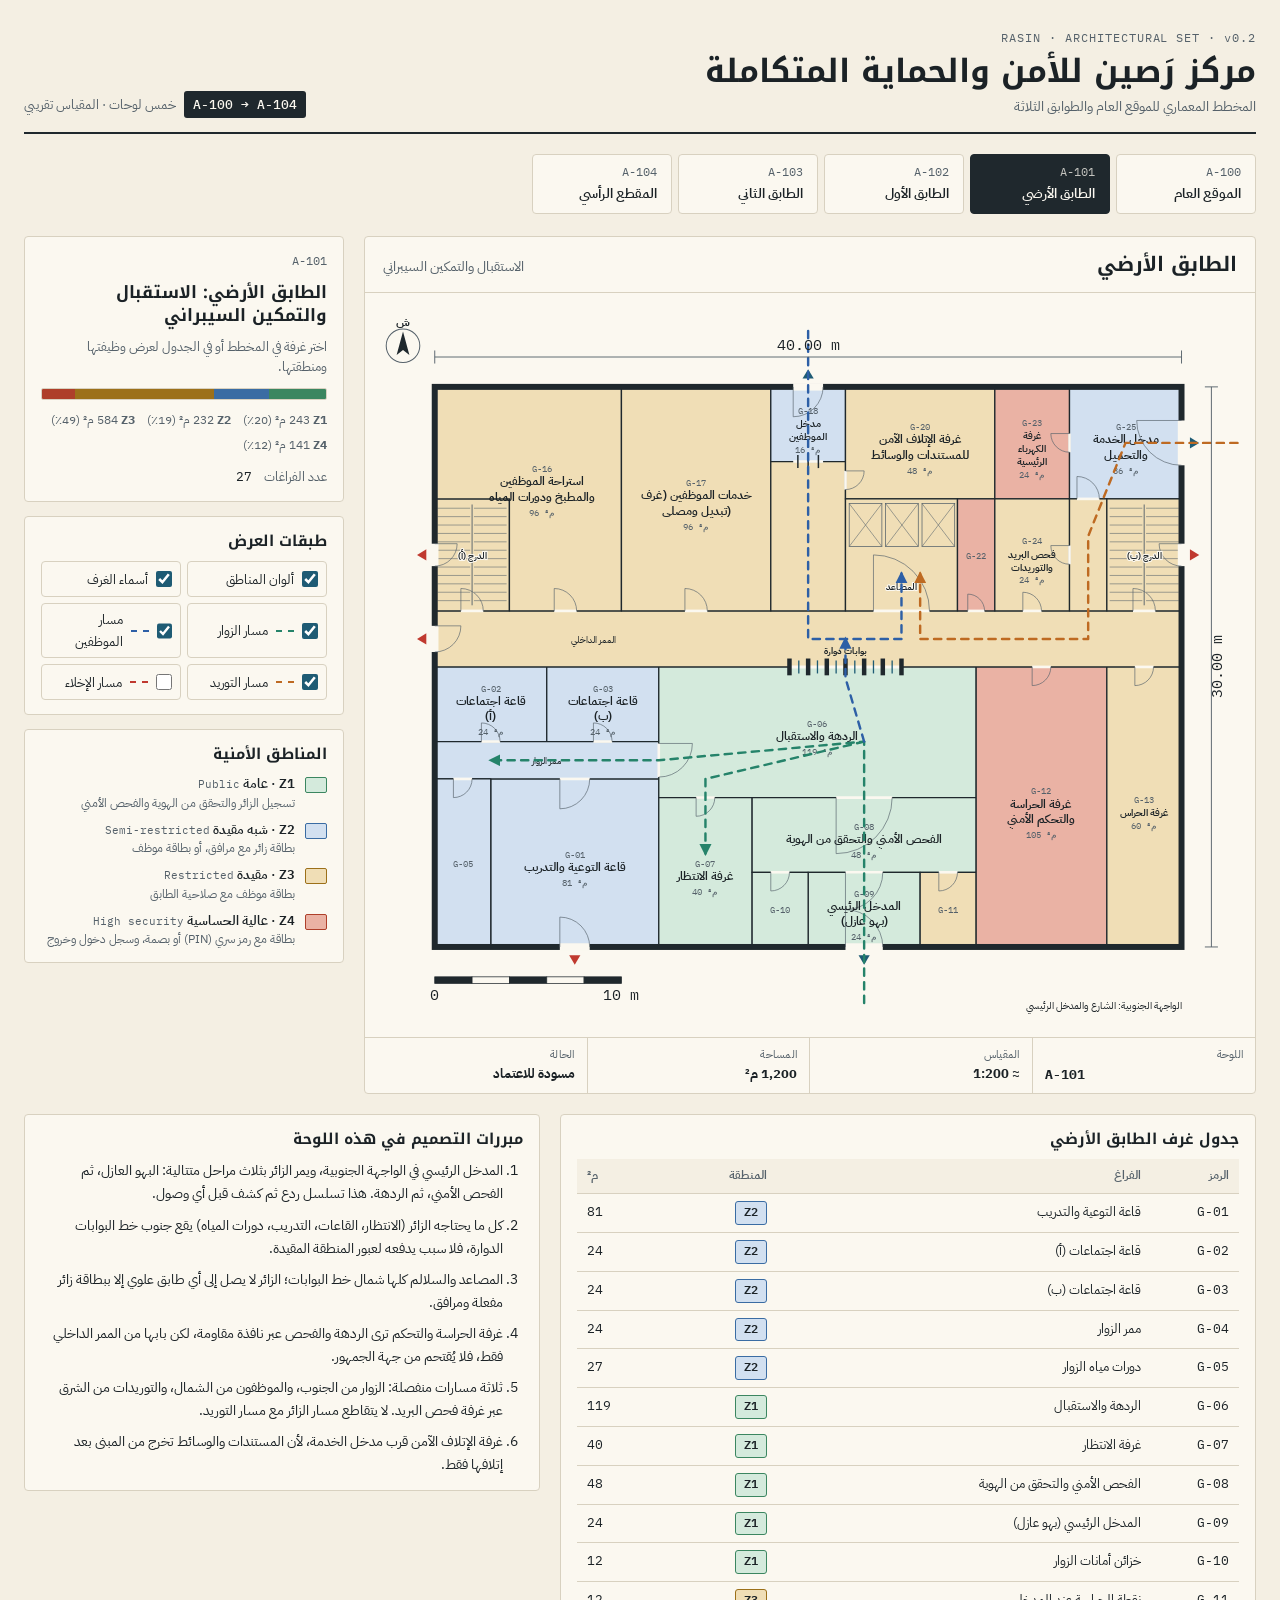
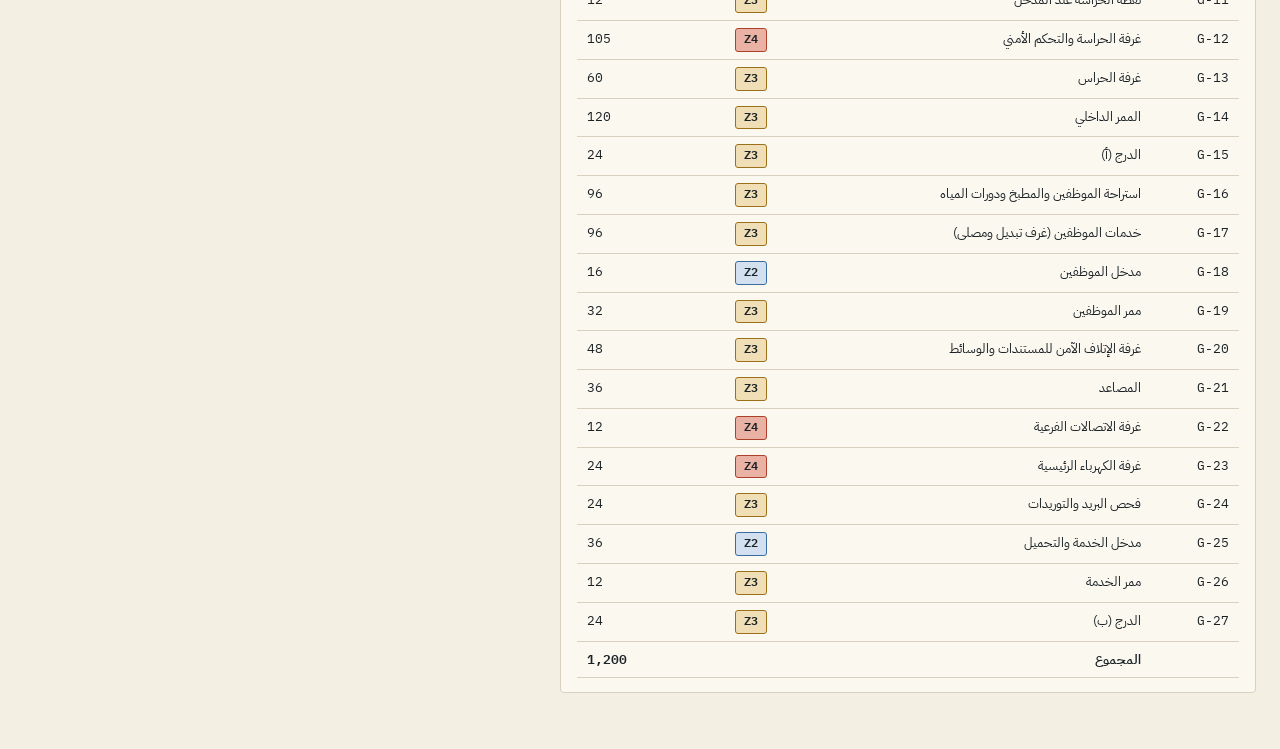
<file: embeds/plans.html>
<!doctype html>
<html lang="ar" dir="rtl">
<head>
<meta charset="utf-8">
<script>/* Light by default; dark only if chosen on the main site. When embedded, main.js syncs the theme. */try{document.documentElement.setAttribute('data-theme',localStorage.getItem('rasin-theme')==='dark'?'dark':'light')}catch(e){document.documentElement.setAttribute('data-theme','light')}</script>
<meta name="viewport" content="width=device-width,initial-scale=1,viewport-fit=cover">
<style>[hidden]{display:none!important}</style>
</head>
<body>
<title>مخططات رَصين المعمارية</title>
<meta name="claude:viewport-fit-sides" content="cover">
<link rel="preconnect" href="https://fonts.googleapis.com">
<link rel="preconnect" href="https://fonts.gstatic.com" crossorigin>
<link rel="stylesheet" href="https://fonts.googleapis.com/css2?family=IBM+Plex+Mono:wght@400;500&family=IBM+Plex+Sans+Arabic:wght@400;500;600;700&family=Noto+Kufi+Arabic:wght@500;700&display=swap">
<style>
/* Layout: a drafting sheet — sheet tabs on top, the drawing as the hero, a side legend/inspector, schedule and rationale below */
:root{
  --paper:#F4EFE3; --sheet:#FBF8F0; --ink:#1B2226; --ink-2:#55616A; --rule:#D8D1C0; --wall:#1F282D; --accent:#1E5B74; --accent-ink:#FFFFFF;
  --z0:#E2E5E0; --z1:#D4EADC; --z2:#D2E0F0; --z3:#F0DEB6; --z4:#EAB2A4;
  --z0s:#7C857F; --z1s:#3B8660; --z2s:#3A6CA3; --z3s:#9C7019; --z4s:#AE3F2A;
  --p-visitor:#25836A; --p-staff:#2D5FA6; --p-service:#BE6A22; --p-egress:#C0392F;
  --green:#C9DCC4; --tree:#7FA27A; --road:#D5D8D3; --road-line:#FAFAF7;
  --f-display:"Noto Kufi Arabic","IBM Plex Sans Arabic",Tahoma,sans-serif;
  --f-body:"IBM Plex Sans Arabic",Tahoma,"Segoe UI",sans-serif;
  --f-mono:"IBM Plex Mono",ui-monospace,Menlo,Consolas,monospace;
}
@media (prefers-color-scheme: dark){:root:not([data-theme="light"]){
  --paper:#0F1416; --sheet:#161D20; --ink:#E2E7E5; --ink-2:#9AA6AA; --rule:#2E383C; --wall:#D3DBD8; --accent:#72B6CF; --accent-ink:#0F1416;
  --z0:#232A2C; --z1:#1D3A2B; --z2:#1C2F47; --z3:#463818; --z4:#5A271E;
  --z0s:#8A9490; --z1s:#6CC296; --z2s:#7FA9DE; --z3s:#E1B04F; --z4s:#F08A72;
  --p-visitor:#4FC7A0; --p-staff:#79A6EA; --p-service:#F0A15A; --p-egress:#F07467;
  --green:#1E2D1F; --tree:#4E7449; --road:#262E31; --road-line:#3B4549; color-scheme:dark;
}}
:root[data-theme="dark"]{
  --paper:#0F1416; --sheet:#161D20; --ink:#E2E7E5; --ink-2:#9AA6AA; --rule:#2E383C; --wall:#D3DBD8; --accent:#72B6CF; --accent-ink:#0F1416;
  --z0:#232A2C; --z1:#1D3A2B; --z2:#1C2F47; --z3:#463818; --z4:#5A271E;
  --z0s:#8A9490; --z1s:#6CC296; --z2s:#7FA9DE; --z3s:#E1B04F; --z4s:#F08A72;
  --p-visitor:#4FC7A0; --p-staff:#79A6EA; --p-service:#F0A15A; --p-egress:#F07467;
  --green:#1E2D1F; --tree:#4E7449; --road:#262E31; --road-line:#3B4549; color-scheme:dark;
}
*{box-sizing:border-box}
html{background:var(--paper)}
body{background:var(--paper);color:var(--ink);font-family:var(--f-body);font-size:15px;line-height:1.65;direction:rtl;
  padding-left:max(16px,env(safe-area-inset-left,0px));padding-right:max(16px,env(safe-area-inset-right,0px));padding-block:20px 48px}
.wrap{max-width:1240px;margin:0 auto;display:flex;flex-direction:column;gap:20px}
h1,h2,h3{font-family:var(--f-display);font-weight:700;margin:0;text-wrap:balance;line-height:1.35}
.mono{font-family:var(--f-mono);font-variant-numeric:tabular-nums;direction:ltr;unicode-bidi:isolate}
header.top{display:flex;flex-wrap:wrap;align-items:flex-end;justify-content:space-between;gap:12px 24px;border-bottom:2px solid var(--wall);padding-bottom:14px}
.brand{display:flex;flex-direction:column;gap:2px}
.brand .eyebrow{font-family:var(--f-mono);font-size:12px;letter-spacing:.08em;color:var(--ink-2);direction:ltr;text-align:right}
.brand h1{font-size:clamp(22px,3.2vw,32px)}
.brand p{margin:0;color:var(--ink-2);font-size:14px}
.phase{display:flex;gap:8px;align-items:center;font-size:13px;color:var(--ink-2)}
.phase b{background:var(--wall);color:var(--sheet);font-family:var(--f-mono);font-weight:500;padding:3px 9px;border-radius:3px}
nav.sheets{display:flex;gap:6px;overflow-x:auto;padding-bottom:2px}
nav.sheets button{all:unset;cursor:pointer;display:flex;flex-direction:column;gap:0;padding:8px 14px;border:1px solid var(--rule);background:var(--sheet);border-radius:4px;min-width:110px;flex:0 0 auto}
nav.sheets button .no{font-family:var(--f-mono);font-size:11.5px;color:var(--ink-2);direction:ltr;text-align:right}
nav.sheets button .nm{font-weight:600;font-size:14px}
nav.sheets button[aria-selected="true"]{background:var(--wall);border-color:var(--wall);color:var(--sheet)}
nav.sheets button[aria-selected="true"] .no{color:var(--sheet);opacity:.75}
nav.sheets button:focus-visible{outline:2px solid var(--accent);outline-offset:2px}
.board{display:grid;grid-template-columns:minmax(0,1fr) 320px;gap:20px;align-items:start}
@media (max-width:900px){.board{grid-template-columns:minmax(0,1fr)}}
.sheet{background:var(--sheet);border:1px solid var(--rule);border-radius:4px;display:flex;flex-direction:column;min-width:0}
.sheet-head{display:flex;flex-wrap:wrap;justify-content:space-between;align-items:baseline;gap:6px 16px;padding:14px 18px;border-bottom:1px solid var(--rule)}
.sheet-head h2{font-size:20px}
.sheet-head .theme{color:var(--ink-2);font-size:14px}
.drawing{overflow-x:auto;padding:8px 10px}
.drawing svg{display:block;width:100%;height:auto;direction:ltr}
.drawing.wide svg{min-width:640px}
.titleblock{display:grid;grid-template-columns:repeat(4,minmax(0,1fr));border-top:1px solid var(--rule);font-size:12.5px}
.titleblock div{padding:8px 12px;border-inline-start:1px solid var(--rule);display:flex;flex-direction:column;min-width:0}
.titleblock div:first-child{border-inline-start:none}
.titleblock span{color:var(--ink-2);font-size:11px;letter-spacing:.02em}
@media (max-width:600px){.titleblock{grid-template-columns:repeat(2,minmax(0,1fr))}.titleblock div:nth-child(3){border-inline-start:none}.titleblock div:nth-child(n+3){border-top:1px solid var(--rule)}}
aside.panel{display:flex;flex-direction:column;gap:14px;min-width:0}
.card{background:var(--sheet);border:1px solid var(--rule);border-radius:4px;padding:14px 16px;display:flex;flex-direction:column;gap:10px}
.card h3{font-size:15px}
.legend{display:flex;flex-direction:column;gap:8px;margin:0;padding:0;list-style:none}
.legend li{display:grid;grid-template-columns:22px minmax(0,1fr);gap:10px;align-items:start;font-size:13px;line-height:1.5}
.sw{width:22px;height:16px;border-radius:2px;border:1.5px solid;margin-top:3px}
.legend b{font-weight:600}
.legend small{display:block;color:var(--ink-2);font-size:12px}
.toggles{display:grid;grid-template-columns:1fr 1fr;gap:6px}
.toggles label{display:flex;align-items:center;gap:8px;font-size:13px;cursor:pointer;padding:5px 8px;border:1px solid var(--rule);border-radius:4px;min-height:36px}
.toggles input{accent-color:var(--accent);width:16px;height:16px;margin:0}
.line{display:inline-block;width:18px;height:0;border-top:2.5px dashed;flex:0 0 auto}
.inspect .id{font-family:var(--f-mono);font-size:12px;color:var(--ink-2);direction:ltr;text-align:right}
.inspect h3{font-size:17px}
.inspect .en{font-family:var(--f-mono);font-size:12px;color:var(--ink-2);direction:ltr;text-align:right;margin-top:-6px}
.kv{display:grid;grid-template-columns:auto minmax(0,1fr);gap:4px 12px;font-size:13px;margin:0}
.kv dt{color:var(--ink-2)}
.kv dd{margin:0}
.chip{display:inline-flex;align-items:center;gap:6px;font-size:12px;font-weight:600;padding:1px 8px;border-radius:3px;border:1.5px solid}
.mix{display:flex;height:12px;border-radius:2px;overflow:hidden;border:1px solid var(--rule)}
.mix span{display:block;height:100%}
.mixkey{display:flex;flex-wrap:wrap;gap:4px 12px;font-size:12px;color:var(--ink-2)}
.hint{font-size:12.5px;color:var(--ink-2);margin:0}
.lower{display:grid;grid-template-columns:minmax(0,1.35fr) minmax(0,1fr);gap:20px;align-items:start}
@media (max-width:900px){.lower{grid-template-columns:minmax(0,1fr)}}
.tablewrap{overflow-x:auto}
table{border-collapse:collapse;width:100%;font-size:13px;min-width:520px}
th,td{text-align:right;padding:7px 10px;border-bottom:1px solid var(--rule);vertical-align:top}
th{font-weight:600;color:var(--ink-2);font-size:12px;background:var(--paper)}
td.num{font-family:var(--f-mono);font-variant-numeric:tabular-nums;text-align:left;direction:ltr}
tbody tr{cursor:pointer}
tbody tr:hover,tbody tr.on{background:color-mix(in srgb,var(--accent) 10%,transparent)}
tbody tr:focus-visible{outline:2px solid var(--accent);outline-offset:-2px}
tfoot td{font-weight:600}
.notes ol{margin:0;padding-inline-start:20px;display:flex;flex-direction:column;gap:8px;font-size:14px}
.decisions{border:1.5px solid var(--wall)}
.decisions ul{margin:0;padding-inline-start:20px;display:flex;flex-direction:column;gap:7px;font-size:14px}
.foot{font-size:12.5px;color:var(--ink-2);border-top:1px solid var(--rule);padding-top:12px}
/* svg */
.room{cursor:pointer}
.room:focus{outline:none}
.room:focus-visible .shape,.room.sel .shape{stroke:var(--accent);stroke-width:.22}
.room:hover .shape{filter:brightness(.97)}
svg text{font-family:var(--f-body);fill:var(--ink)}
svg .lbl-id{font-family:var(--f-mono);fill:var(--ink-2)}
.nozones .shape{fill:var(--sheet)!important}
.nolabels .lbl{display:none}
.hide-visitor .p-visitor,.hide-staff .p-staff,.hide-service .p-service,.hide-egress .p-egress{display:none}
@media (prefers-reduced-motion:no-preference){.path-anim{stroke-dashoffset:0;animation:dash 1.6s linear infinite}@keyframes dash{to{stroke-dashoffset:-1.4}}}
</style>

<div class="wrap">
  <header class="top">
    <div class="brand">
      <span class="eyebrow">RASIN · ARCHITECTURAL SET · v0.2</span>
      <h1>مركز رَصين للأمن والحماية المتكاملة</h1>
      <p>المخطط المعماري للموقع العام والطوابق الثلاثة</p>
    </div>
    <div class="phase"><b>A-100 → A-104</b><span>خمس لوحات · المقياس تقريبي</span></div>
  </header>

  <nav class="sheets" role="tablist" aria-label="لوحات المخطط" id="tabs"></nav>

  <div class="board">
    <section class="sheet" aria-live="polite">
      <div class="sheet-head"><h2 id="sh-title"></h2><span class="theme" id="sh-theme"></span></div>
      <div class="drawing" id="drawing"></div>
      <div class="titleblock">
        <div><span>اللوحة</span><b class="mono" id="tb-no"></b></div>
        <div><span>المقياس</span><b id="tb-scale"></b></div>
        <div><span>المساحة</span><b id="tb-area"></b></div>
        <div><span>الحالة</span><b>مسودة للاعتماد</b></div>
      </div>
    </section>

    <aside class="panel">
      <div class="card inspect" id="inspect"></div>
      <div class="card">
        <h3>طبقات العرض</h3>
        <div class="toggles">
          <label><input type="checkbox" id="t-zones" checked> ألوان المناطق</label>
          <label><input type="checkbox" id="t-labels" checked> أسماء الغرف</label>
          <label><input type="checkbox" id="t-visitor" checked><span class="line" style="border-color:var(--p-visitor)"></span> مسار الزوار</label>
          <label><input type="checkbox" id="t-staff" checked><span class="line" style="border-color:var(--p-staff)"></span> مسار الموظفين</label>
          <label><input type="checkbox" id="t-service" checked><span class="line" style="border-color:var(--p-service)"></span> مسار التوريد</label>
          <label><input type="checkbox" id="t-egress"><span class="line" style="border-color:var(--p-egress)"></span> مسار الإخلاء</label>
        </div>
      </div>
      <div class="card">
        <h3>المناطق الأمنية</h3>
        <ul class="legend" id="legend"></ul>
      </div>
    </aside>
  </div>

  <div class="lower">
    <section class="card">
      <h3 id="sched-title">جدول الغرف</h3>
      <div class="tablewrap"><table id="sched"></table></div>
    </section>
    <section class="card notes">
      <h3>مبررات التصميم في هذه اللوحة</h3>
      <ol id="notes"></ol>
    </section>
  </div>

</div>

<script id="data" type="application/json">{"meta":{"project":"مركز رَصين للأمن والحماية المتكاملة","project_en":"RASIN Integrated Security Center","version":"0.2","phase":2,"units":"m","building":{"w":40,"h":30,"floor_height":4,"origin_on_site":[20,14]},"site":{"w":80,"h":60},"note":"الأبعاد افتراضية إرشادية وليست هندسية. المحور x من الغرب إلى الشرق، والمحور y من الشمال إلى الجنوب."},"zones":{"Z0":{"ar":"المحيط الخارجي","en":"Perimeter","auth":"حراسة البوابة وفحص المركبات"},"Z1":{"ar":"عامة","en":"Public","auth":"تسجيل الزائر والتحقق من الهوية والفحص الأمني"},"Z2":{"ar":"شبه مقيدة","en":"Semi-restricted","auth":"بطاقة زائر مع مرافق، أو بطاقة موظف"},"Z3":{"ar":"مقيدة","en":"Restricted","auth":"بطاقة موظف مع صلاحية الطابق"},"Z4":{"ar":"عالية الحساسية","en":"High security","auth":"بطاقة مع رمز سري (PIN) أو بصمة، وسجل دخول وخروج"}},"tags":{"ص":"من التصور المعتمد","ق":"قرار تصميمي في المرحلة 2","ح":"عنصر حركة وخدمة"},"floors":[{"id":"G","sheet":"A-101","ar":"الطابق الأرضي","en":"Ground Floor","theme":"الاستقبال والتمكين السيبراني","rooms":[{"id":"G-01","n":"قاعة التوعية والتدريب","e":"Awareness & Training Hall","z":"Z2","t":"ص","r":[3,21,9,9],"d":[[7.5,21,"h",1.6],[7.5,30,"h",1.6,"exit"]],"f":"برامج التوعية والتدريب السيبراني للزوار والموظفين، بنحو 40 مقعدًا. لها مخرج طوارئ مباشر إلى الساحة."},{"id":"G-02","n":"قاعة اجتماعات (أ)","e":"Meeting Room A","z":"Z2","t":"ص","r":[0,15,6,4],"d":[[3,19,"h",1]],"f":"اجتماعات مع الزوار والعملاء دون دخولهم المناطق التشغيلية."},{"id":"G-03","n":"قاعة اجتماعات (ب)","e":"Meeting Room B","z":"Z2","t":"ص","r":[6,15,6,4],"d":[[9,19,"h",1]],"f":"اجتماعات صغيرة ومقابلات."},{"id":"G-04","n":"ممر الزوار","e":"Visitor Corridor","z":"Z2","t":"ق","r":[0,19,12,2],"d":[],"f":"يربط الردهة بالقاعات، ولا يتصل بالممر الداخلي للموظفين.","circ":true},{"id":"G-05","n":"دورات مياه الزوار","e":"Visitor WC","z":"Z2","t":"ق","r":[0,21,3,9],"d":[[1.5,21,"h",1]],"f":"داخل نطاق الزوار حتى لا يحتاج الزائر إلى عبور منطقة مقيدة.","wet":true},{"id":"G-06","n":"الردهة والاستقبال","e":"Lobby & Reception","z":"Z1","t":"ص","r":[12,15,17,7],"d":[[12,20,"v",1.8]],"f":"تسجيل الزوار وإصدار بطاقات الزائر المؤقتة. على حدها الشمالي بوابات دوارة تفصلها عن الممر الداخلي."},{"id":"G-07","n":"غرفة الانتظار","e":"Waiting Room","z":"Z1","t":"ص","r":[12,22,5,8],"d":[[14.5,22,"h",1]],"f":"انتظار الزائر حتى يحضر مرافقه."},{"id":"G-08","n":"الفحص الأمني والتحقق من الهوية","e":"Security Screening & ID Check","z":"Z1","t":"ص","r":[17,22,12,4],"d":[[23,22,"h",3]],"f":"جهاز كشف المعادن وجهاز الأشعة للحقائب ومطابقة الهوية قبل دخول الردهة."},{"id":"G-09","n":"المدخل الرئيسي (بهو عازل)","e":"Main Entrance Vestibule","z":"Z1","t":"ص","r":[20,26,6,4],"d":[[23,26,"h",2],[23,30,"h",2,"main"]],"f":"بابان متتاليان (Airlock) يمنعان الاندفاع المباشر ويضبطان التكييف."},{"id":"G-10","n":"خزائن أمانات الزوار","e":"Visitor Lockers","z":"Z1","t":"ق","r":[17,26,3,4],"d":[[18.5,26,"h",1]],"f":"يودع فيها الزائر الهاتف ووسائط التخزين والممنوعات قبل الدخول."},{"id":"G-11","n":"نقطة الحراسة عند المدخل","e":"Entrance Guard Post","z":"Z3","t":"ق","r":[26,26,3,4],"d":[[27.5,26,"h",1]],"f":"حارس يرى البهو العازل والفحص مباشرة."},{"id":"G-12","n":"غرفة الحراسة والتحكم الأمني","e":"Security Control Room","z":"Z4","t":"ق","r":[29,15,7,15],"d":[[32.5,15,"h",1]],"f":"مراقبة الكاميرات والإنذارات والبوابات والاستجابة الميدانية، على مدار الساعة. نافذة مقاومة على الردهة والفحص، وبابها من الممر الداخلي فقط."},{"id":"G-13","n":"غرفة الحراس","e":"Guards' Room","z":"Z3","t":"ق","r":[36,15,4,15],"d":[[38,15,"h",1]],"f":"تبديل المناوبات وخزائن الحراس وتجهيزاتهم."},{"id":"G-14","n":"الممر الداخلي","e":"Internal Corridor","z":"Z3","t":"ح","r":[0,12,40,3],"d":[[0,13.5,"v",1.4,"exit"]],"f":"ممر الموظفين؛ لا يُدخل إليه من الردهة إلا عبر البوابات الدوارة.","circ":true},{"id":"G-15","n":"الدرج (أ)","e":"Stair A","z":"Z3","t":"ح","r":[0,6,4,6],"d":[[2,12,"h",1.2],[0,9,"v",1.2,"exit"]],"f":"درج طوارئ يخرج مباشرة إلى الغرب.","stair":true},{"id":"G-16","n":"استراحة الموظفين والمطبخ ودورات المياه","e":"Staff Lounge, Pantry & WC","z":"Z3","t":"ص","p":[[0,0],[10,0],[10,12],[4,12],[4,6],[0,6]],"d":[[7,12,"h",1.2]],"f":"خدمات الموظفين داخل المنطقة المقيدة.","wet":true},{"id":"G-17","n":"خدمات الموظفين (غرف تبديل ومصلى)","e":"Staff Services","z":"Z3","t":"ص","r":[10,0,8,12],"d":[[14,12,"h",1.2]],"f":"خزائن شخصية؛ لا تُدخل الحقائب الشخصية إلى غرف العمليات."},{"id":"G-18","n":"مدخل الموظفين","e":"Staff Entrance","z":"Z2","t":"ص","r":[18,0,4,4],"d":[[20,0,"h",1.6,"main"],[20,4,"h",1.6,"turnstile"]],"f":"دخول الموظفين من المواقف الشمالية ببطاقة وبوابة دوارة."},{"id":"G-19","n":"ممر الموظفين","e":"Staff Spine","z":"Z3","t":"ح","r":[18,4,4,8],"d":[],"f":"يصل مدخل الموظفين بالممر الداخلي والمصاعد.","circ":true},{"id":"G-20","n":"غرفة الإتلاف الآمن للمستندات والوسائط","e":"Shredding & Media Destruction","z":"Z3","t":"ق","r":[22,0,8,6],"d":[[22,5,"v",1]],"f":"إتلاف الورق ووسائط التخزين قبل خروجها من المبنى (ISO 27001: 7.14)."},{"id":"G-21","n":"المصاعد","e":"Elevators","z":"Z3","t":"ح","r":[22,6,6,6],"d":[[25,12,"h",3]],"f":"مصعدان للأفراد ومصعد خدمة؛ لا تعمل إلا ببطاقة، والطوابق حسب الصلاحية.","lift":true},{"id":"G-22","n":"غرفة الاتصالات الفرعية","e":"IDF Room","z":"Z4","t":"ق","r":[28,6,2,6],"d":[[29,12,"h",0.9]],"f":"تجهيزات الشبكة الخاصة بالطابق."},{"id":"G-23","n":"غرفة الكهرباء الرئيسية","e":"Main Electrical Room","z":"Z4","t":"ق","r":[30,0,4,6],"d":[[34,3,"v",1]],"f":"اللوحات الرئيسية؛ يدخلها الفني من مدخل الخدمة دون المرور بالمكاتب."},{"id":"G-24","n":"فحص البريد والتوريدات","e":"Mail & Delivery Screening","z":"Z3","t":"ق","r":[30,6,4,6],"d":[[32,12,"h",1],[34,9,"v",1]],"f":"فحص الطرود والتوريدات قبل توزيعها داخل المبنى."},{"id":"G-25","n":"مدخل الخدمة والتحميل","e":"Service Entrance & Loading","z":"Z2","t":"ص","r":[34,0,6,6],"d":[[40,3,"v",2.4,"main"],[35,6,"h",1.2]],"f":"استلام التوريدات من ساحة الخدمة."},{"id":"G-26","n":"ممر الخدمة","e":"Service Passage","z":"Z3","t":"ح","r":[34,6,2,6],"d":[],"f":"يوصل مدخل الخدمة بالممر الداخلي.","circ":true},{"id":"G-27","n":"الدرج (ب)","e":"Stair B","z":"Z3","t":"ح","r":[36,6,4,6],"d":[[38,12,"h",1.2],[40,9,"v",1.2,"exit"]],"f":"درج طوارئ يخرج مباشرة إلى ساحة الخدمة.","stair":true}],"special":{"turnstiles":[[19,15,6]],"paths":{"visitor":[[[23,33],[23,28],[23,24],[23,19],[12,20],[3,20]],[[23,19],[14.5,21],[14.5,25]]],"staff":[[[20,-3],[20,2],[20,8],[20,13.5],[25,13.5],[25,10]],[[23,19],[22,15.6],[22,13.5]]],"service":[[[43,3],[37,3],[35,8],[35,13.5],[26,13.5],[26,10]]],"egress":[[[30,13.5],[38,13.5],[38,9],[41.5,9]],[[10,13.5],[2,13.5],[2,9],[-1.5,9]],[[7.5,25],[7.5,31.5]],[[23,24],[23,31.5]]]}},"notes":["المدخل الرئيسي في الواجهة الجنوبية، ويمر الزائر بثلاث مراحل متتالية: البهو العازل، ثم الفحص الأمني، ثم الردهة. هذا تسلسل ردع ثم كشف قبل أي وصول.","كل ما يحتاجه الزائر (الانتظار، القاعات، التدريب، دورات المياه) يقع جنوب خط البوابات الدوارة، فلا سبب يدفعه لعبور المنطقة المقيدة.","المصاعد والسلالم كلها شمال خط البوابات؛ الزائر لا يصل إلى أي طابق علوي إلا ببطاقة زائر مفعلة ومرافق.","غرفة الحراسة والتحكم ترى الردهة والفحص عبر نافذة مقاومة، لكن بابها من الممر الداخلي فقط، فلا يُقتحم من جهة الجمهور.","ثلاثة مسارات منفصلة: الزوار من الجنوب، والموظفون من الشمال، والتوريدات من الشرق عبر غرفة فحص البريد. لا يتقاطع مسار الزائر مع مسار التوريد.","غرفة الإتلاف الآمن قرب مدخل الخدمة، لأن المستندات والوسائط تخرج من المبنى بعد إتلافها فقط."]},{"id":"1","sheet":"A-102","ar":"الطابق الأول","en":"First Floor","theme":"العمليات السيبرانية والتهديدات","rooms":[{"id":"1-01","n":"تحليل التهديدات والاستخبارات السيبرانية","e":"Threat Analysis & Cyber Intelligence","z":"Z3","t":"ص","r":[0,15,10,15],"d":[[5,15,"h",1.2]],"f":"رصد التهديدات وتحليل المؤشرات وتغذية مركز العمليات بها."},{"id":"1-02","n":"مركز العمليات الأمنية","e":"Security Operations Center (SOC)","z":"Z4","t":"ص","r":[10,15,18,15],"d":[[19,15,"h",1.6]],"f":"مراقبة الأحداث على مدار الساعة، ويستقبل أحداث الأنظمة المادية لربطها بالأحداث السيبرانية. زجاج الواجهة الجنوبية معتم حتى لا تُرى الشاشات من الخارج."},{"id":"1-03","n":"غرفة الاستجابة للحوادث","e":"Incident Response Room","z":"Z4","t":"ص","r":[28,15,8,8],"d":[[32,15,"h",1.2],[28,19,"v",1.2]],"f":"إدارة الحادث عند تصعيده؛ متصلة مباشرة بمركز العمليات."},{"id":"1-04","n":"التنسيق ومراجعة الحوادث","e":"Coordination & Incident Review","z":"Z3","t":"ص","r":[28,23,12,7],"d":[[32,23,"h",1],[28,26.5,"v",1]],"f":"اجتماعات التنسيق ومراجعة ما بعد الحادث (Lessons Learned)."},{"id":"1-05","n":"مكتب مشرف المناوبة","e":"Shift Supervisor Office","z":"Z3","t":"ق","r":[36,15,4,8],"d":[[38,15,"h",1]],"f":"إشراف المناوبة وقرار التصعيد إلى غرفة الاستجابة."},{"id":"1-06","n":"حماية المعلومات والأنظمة","e":"Information & Systems Protection","z":"Z3","t":"ص","p":[[0,0],[12,0],[12,12],[4,12],[4,6],[0,6]],"d":[[8,12,"h",1.2]],"f":"إدارة الضوابط التقنية لحماية الأنظمة والبيانات."},{"id":"1-07","n":"غرفة الطاقة غير المنقطعة والبطاريات","e":"UPS & Battery Room","z":"Z4","t":"ق","r":[12,0,10,4],"d":[[17,4,"h",1.2]],"f":"تغذي غرفة الخوادم عند انقطاع الكهرباء حتى يعمل المولد. تحمي غرفة الخوادم من الجدار الخارجي."},{"id":"1-08","n":"غرفة الخوادم","e":"Server Room","z":"Z4","t":"ق","p":[[12,4],[22,4],[22,12],[16,12],[16,9],[12,9]],"d":[],"f":"قلب الطابق، بلا جدار خارجي ولا نافذة، وتحتها غرف جافة في الأرضي. الدخول عبر الغرفة العازلة فقط."},{"id":"1-09","n":"الغرفة العازلة","e":"Mantrap","z":"Z4","t":"ق","r":[12,9,4,3],"d":[[14,12,"h",1],[16,10.5,"v",1]],"f":"بابان لا يفتحان معًا، وتحقق ثنائي؛ يمنع التتبع خلف موظف."},{"id":"1-10","n":"تشغيل ومراقبة الأنظمة","e":"Systems Operations & Monitoring","z":"Z3","t":"ص","p":[[22,0],[34,0],[34,12],[30,12],[30,6],[22,6]],"d":[[32,12,"h",1.2]],"f":"مراقبة أداء الخوادم والشبكات وتوفرها؛ مجاورة لغرفة الخوادم دون أن تفتح عليها."},{"id":"1-11","n":"المصاعد","e":"Elevators","z":"Z3","t":"ح","r":[22,6,6,6],"d":[[25,12,"h",3]],"f":"تفتح على الممر الداخلي؛ لا يتوقف المصعد هنا إلا لمن يملك صلاحية الطابق.","lift":true},{"id":"1-12","n":"غرفة الاتصالات الفرعية","e":"IDF Room","z":"Z4","t":"ق","r":[28,6,2,6],"d":[[29,12,"h",0.9]],"f":"تجهيزات الشبكة الخاصة بالطابق."},{"id":"1-13","n":"دورات المياه والمطبخ","e":"WC & Pantry","z":"Z3","t":"ق","p":[[34,0],[40,0],[40,6],[36,6],[36,12],[34,12]],"d":[[35,12,"h",1.2]],"f":"تخدم فرق المناوبة على مدار الساعة؛ بعيدة عن غرفة الخوادم.","wet":true},{"id":"1-14","n":"الممر الداخلي","e":"Internal Corridor","z":"Z3","t":"ح","r":[0,12,40,3],"d":[],"f":"ممر الطابق.","circ":true},{"id":"1-15","n":"الدرج (أ)","e":"Stair A","z":"Z3","t":"ح","r":[0,6,4,6],"d":[[2,12,"h",1.2]],"f":"الخروج منه حر، وإعادة الدخول إلى الطابق ببطاقة.","stair":true},{"id":"1-16","n":"الدرج (ب)","e":"Stair B","z":"Z3","t":"ح","r":[36,6,4,6],"d":[[38,12,"h",1.2]],"f":"الخروج منه حر، وإعادة الدخول إلى الطابق ببطاقة.","stair":true}],"special":{"turnstiles":[],"paths":{"staff":[[[25,10],[25,13.5],[19,13.5],[19,17]],[[25,13.5],[14,13.5],[14,10.5],[19,8]]],"egress":[[[19,22],[19,13.5],[2,13.5],[2,9]],[[19,13.5],[38,13.5],[38,9]]]}},"notes":["غرفة الخوادم في قلب الطابق: شمالها غرفة الطاقة، وشرقها المصاعد وغرفة التشغيل، وغربها وحدة الحماية، وجنوبها الممر. لا يلامسها أي جدار خارجي.","الوصول إلى غرفة الخوادم عبر الغرفة العازلة فقط، وبابها الثاني لا يُفتح قبل إغلاق الأول.","تحت غرفة الخوادم في الأرضي غرف جافة (خدمات الموظفين وممر الموظفين)، ولا تمر فوقها تمديدات مياه؛ دورات المياه والمطبخ في الطرف الشرقي البعيد.","مركز العمليات وغرفة الاستجابة متجاوران ويتصلان بباب داخلي، فينتقل الفريق دون المرور بالممر.","مركز العمليات في الواجهة الجنوبية، لذلك زجاجها معتم أو بغشاء عاكس حتى لا تُرى الشاشات من الساحة أو الشارع.","الطابق كله منطقة مقيدة (Z3) لا يدخله الزوار، وداخله غرف عالية الحساسية (Z4) بتحقق ثنائي."]},{"id":"2","sheet":"A-103","ar":"الطابق الثاني","en":"Second Floor","theme":"الحوكمة والمخاطر والتطوير","rooms":[{"id":"2-01","n":"البحث والابتكار","e":"Research & Innovation","z":"Z3","t":"ص","r":[0,15,8,15],"d":[[4,15,"h",1.2]],"f":"مختبر لتجربة الأدوات والحلول على شبكة معزولة عن شبكة الإنتاج."},{"id":"2-02","n":"تحليل البيانات والتقارير","e":"Data Analytics & Reporting","z":"Z3","t":"ص","r":[8,15,8,15],"d":[[12,15,"h",1.2]],"f":"مؤشرات الأداء الأمني والتقارير للإدارة العليا."},{"id":"2-03","n":"الاستراتيجية والتخطيط السيبراني","e":"Cyber Strategy & Planning","z":"Z3","t":"ص","r":[16,15,6,15],"d":[[19,15,"h",1.2]],"f":"الخطط الاستراتيجية وخرائط الطريق."},{"id":"2-04","n":"قاعة الاجتماعات الإدارية","e":"Executive Meeting Room","z":"Z3","t":"ص","r":[22,15,8,15],"d":[[26,15,"h",1.6]],"f":"مقابل المصاعد مباشرة، فيصل إليها الزائر المرافَق (مدقق، جهة رقابية) دون المرور بالمكاتب."},{"id":"2-05","n":"السياسات والمعايير والضوابط","e":"Policies, Standards & Controls","z":"Z3","t":"ص","r":[30,15,5,15],"d":[[32.5,15,"h",1.2]],"f":"إعداد السياسات ومراجعتها وربطها بالضوابط."},{"id":"2-06","n":"الالتزام والتقييمات السيبرانية","e":"Compliance & Assessments","z":"Z3","t":"ص","r":[35,15,5,15],"d":[[37.5,15,"h",1.2]],"f":"التقييمات الداخلية ومتابعة الالتزام بالضوابط."},{"id":"2-07","n":"مخاطر وأصول المعلومات","e":"Information Risk & Asset Management","z":"Z3","t":"ص","p":[[0,0],[12,0],[12,12],[4,12],[4,6],[0,6]],"d":[[8,12,"h",1.2]],"f":"سجل المخاطر وسجل الأصول، ومنها مخاطر الأمن المادي."},{"id":"2-08","n":"خزنة الوسائط والنسخ الاحتياطية","e":"Media & Backup Vault","z":"Z4","t":"ق","r":[12,0,10,4],"d":[[17,4,"h",1.2]],"f":"خزائن مقاومة للحريق لوسائط التخزين؛ تحمي الأرشيف من الجدار الخارجي."},{"id":"2-09","n":"أرشيف السجلات والوثائق الحساسة","e":"Sensitive Records Archive","z":"Z4","t":"ص","p":[[12,4],[22,4],[22,12],[16,12],[16,9],[12,9]],"d":[],"f":"فوق غرفة الخوادم مباشرة، فيستفيد من البنية المدعمة لحمل الأرفف المتحركة. بلا نوافذ، وإطفاء بالغاز النظيف."},{"id":"2-10","n":"استلام السجلات والطباعة الآمنة","e":"Records Check-in & Secure Print","z":"Z4","t":"ق","r":[12,9,4,3],"d":[[14,12,"h",1],[16,10.5,"v",1]],"f":"نقطة وحيدة لتسليم السجلات واستلامها وتسجيلها؛ تعمل كغرفة عازلة للأرشيف."},{"id":"2-11","n":"إدارة البيانات والخصوصية","e":"Data Management & Privacy","z":"Z3","t":"ص","p":[[22,0],[34,0],[34,12],[30,12],[30,6],[22,6]],"d":[[32,12,"h",1.2]],"f":"تصنيف البيانات وحماية الخصوصية؛ مجاورة للأرشيف."},{"id":"2-12","n":"المصاعد","e":"Elevators","z":"Z3","t":"ح","r":[22,6,6,6],"d":[[25,12,"h",3]],"f":"تفتح مقابل قاعة الاجتماعات الإدارية.","lift":true},{"id":"2-13","n":"غرفة الاتصالات الفرعية","e":"IDF Room","z":"Z4","t":"ق","r":[28,6,2,6],"d":[[29,12,"h",0.9]],"f":"تجهيزات الشبكة الخاصة بالطابق."},{"id":"2-14","n":"دورات المياه والمطبخ","e":"WC & Pantry","z":"Z3","t":"ق","p":[[34,0],[40,0],[40,6],[36,6],[36,12],[34,12]],"d":[[35,12,"h",1.2]],"f":"فوق مثيلتها في الطابق الأول، بعيدًا عن الأرشيف.","wet":true},{"id":"2-15","n":"الممر الداخلي","e":"Internal Corridor","z":"Z3","t":"ح","r":[0,12,40,3],"d":[],"f":"ممر الطابق.","circ":true},{"id":"2-16","n":"الدرج (أ)","e":"Stair A","z":"Z3","t":"ح","r":[0,6,4,6],"d":[[2,12,"h",1.2]],"f":"الخروج منه حر، وإعادة الدخول إلى الطابق ببطاقة.","stair":true},{"id":"2-17","n":"الدرج (ب)","e":"Stair B","z":"Z3","t":"ح","r":[36,6,4,6],"d":[[38,12,"h",1.2]],"f":"الخروج منه حر، وإعادة الدخول إلى الطابق ببطاقة.","stair":true}],"special":{"turnstiles":[],"paths":{"visitor":[[[25,10],[25,13.5],[26,13.5],[26,20]]],"staff":[[[25,13.5],[14,13.5],[14,10.5],[19,8]]],"egress":[[[19,22],[19,13.5],[2,13.5],[2,9]],[[26,13.5],[38,13.5],[38,9]]]}},"notes":["الأرشيف المستشعر فوق غرفة الخوادم تمامًا، فتُصمَّم بنية واحدة مدعمة لهذا العمود الرأسي من الأرض إلى السطح.","الأرشيف محاط بخزنة الوسائط شمالًا وبغرفة الاستلام جنوبًا، فلا جدار خارجي مباشر ولا مدخل إلا عبر نقطة الاستلام المسجلة.","الأرشيف في الطابق الأخير، لذلك: لا معدات تكييف أو تصريف مطر فوق سقفه، وعزل مائي مضاعف للسطح، ومستشعرات تسرب على السقف (معالجة لخطر الماء).","قاعة الاجتماعات الإدارية مقابل المصاعد: الزائر المرافَق يخرج من المصعد إلى القاعة مباشرة ولا يرى المكاتب أو المستندات.","دورات المياه في الطرف الشرقي، فوق مثيلتها في الأول، بعيدًا عن الأرشيف وغرفة الخوادم."]}],"site":{"sheet":"A-100","canvas":[80,76],"elements":[{"id":"S-01","k":"street","n":"الشارع الرئيسي","r":[0,69,80,7]},{"id":"S-02","k":"parkout","n":"مواقف الزوار (خارج السور)","r":[6,62,30,7],"f":"خارج السور عمدًا، فلا تقف مركبة غير مفحوصة قرب المبنى (مسافة الأمان Standoff)."},{"id":"S-03","k":"sidewalk","n":"الرصيف","r":[0,60,80,2]},{"id":"S-04","k":"plaza","n":"ساحة المدخل (منطقة الأمان)","r":[20,44,40,16],"f":"16 م بين السور والواجهة الجنوبية بلا مواقف."},{"id":"S-05","k":"parkin","n":"مواقف الموظفين","r":[4,2,50,8],"f":"داخل السور؛ تصلها المركبات بعد الفحص عند البوابة (2)."},{"id":"S-06","k":"yard","n":"ساحة الخدمة","r":[62,14,16,30],"f":"التحميل والتوريدات والمولد."},{"id":"S-07","k":"gen","n":"المولد وخزان الوقود","r":[70,34,8,8],"f":"على بعد 10 م من المبنى."},{"id":"S-08","k":"assembly","n":"نقطة التجمع","r":[3,47,13,10],"f":"بعيدة عن الواجهات وعن مسار مركبات الطوارئ."},{"id":"S-09","k":"drive","n":"طريق المركبات الداخلي","r":[58,2,20,8]},{"id":"S-10","k":"green","n":"تشجير منخفض","r":[2,14,16,30]}],"gates":[{"id":"GT-1","n":"البوابة (1): الزوار والمشاة","at":[43,60],"w":4,"side":"s","booth":[47,56,3,3]},{"id":"GT-2","n":"البوابة (2): الموظفون والتوريدات","at":[80,6],"w":6,"side":"e","booth":[74,11,4,3]}],"bollards":[[22,52],[58,52]],"paths":{"visitor":[[[45,66],[45,60],[43,52],[43,45]]],"staff":[[[82,6],[70,6],[40,6],[40,14]]],"service":[[[82,7],[70,7],[66,12],[66,17],[60,17]]],"egress":[[[27.5,44],[14,50]],[[20,23],[14,50]],[[60,23],[64,30]]]}}}</script>
<script>
(function(){
const D = JSON.parse(document.getElementById('data').textContent);
const NS = 'http://www.w3.org/2000/svg';
const ZC = z => `var(--${z.toLowerCase()})`, ZS = z => `var(--${z.toLowerCase()}s)`;
const fmt = n => (Math.round(n*10)/10).toLocaleString('ar-SA-u-nu-latn');
const SHEETS = [
  {k:'site', no:'A-100', nm:'الموقع العام'},
  {k:'G', no:'A-101', nm:'الطابق الأرضي'},
  {k:'1', no:'A-102', nm:'الطابق الأول'},
  {k:'2', no:'A-103', nm:'الطابق الثاني'},
  {k:'sec', no:'A-104', nm:'المقطع الرأسي'}
];
const SITE_NOTES = [
  'مبنى مستقل داخل سور كامل؛ المحيط الخارجي هو المنطقة Z0، وكل دخول إليه يمر ببوابة عليها حارس.',
  'بوابتان فقط: (1) للمشاة والزوار من الشارع جنوبًا، و(2) للموظفين والتوريدات شرقًا. فصل المداخل يمنع اختلاط الزائر بالتوريد منذ اللحظة الأولى.',
  'مواقف الزوار خارج السور، وساحة المدخل 16 م بلا مواقف؛ هذه مسافة الأمان (Standoff) التي تبعد أي مركبة غير مفحوصة عن الواجهة.',
  'صف من الحواجز الثابتة (Bollards) يقطع الساحة أمام المدخل، فلا تصل مركبة إلى الواجهة حتى لو اقتحمت البوابة.',
  'المولد وخزان الوقود في ساحة الخدمة على بعد 10 م من المبنى، فلا يهدد حريقهما الغرف التقنية.',
  'نقطة التجمع في الركن الجنوبي الغربي، بعيدة عن مسار مركبات الطوارئ وعن الواجهات الزجاجية.'
];
const SEC_NOTES = [
  'المقطع مأخوذ من الشمال إلى الجنوب عند المحور x = 15 م، وهو يمر بالعمود الأكثر حساسية في المبنى.',
  'العمود الرأسي المحمي: خدمات جافة في الأرضي، ثم غرفة الخوادم في الأول، ثم الأرشيف المستشعر في الثاني. لا تمديدات مياه في هذا العمود، والبنية مدعمة لحمل الخوادم والأرفف.',
  'الحساسية ترتفع مع الارتفاع: الأرضي يجمع Z1 وZ2 للجمهور، والطابقان العلويان Z3 وZ4 فقط.',
  'الغرف عالية الحساسية محاطة من الشمال بغرفة عازلة عن الجدار الخارجي (الطاقة غير المنقطعة، وخزنة الوسائط) ومن الجنوب بغرفة عازلة عن الممر (الغرفة العازلة، ونقطة الاستلام).',
  'الواجهة الجنوبية تبعد 16 م عن السور، والشمالية 14 م، فتبقى المركبات بعيدة عن المبنى من الجهتين.'
];
const state = {sheet:'G', sel:null};
try{ const s = localStorage.getItem('rasin-sheet'); if(s && SHEETS.some(x=>x.k===s)) state.sheet = s; }catch(e){}
const h = (location.hash||'').slice(1); if(SHEETS.some(x=>x.k===h)) state.sheet = h;

function el(tag, attrs, parent, text){
  const e = document.createElementNS(NS, tag);
  for(const k in (attrs||{})) e.setAttribute(k, attrs[k]);
  if(text!=null) e.textContent = text;
  if(parent) parent.appendChild(e);
  return e;
}
function poly(r){ if(r.r){const [x,y,w,hh]=r.r; return [[x,y],[x+w,y],[x+w,y+hh],[x,y+hh]];} return r.p; }
function area(p){ let s=0; for(let i=0;i<p.length;i++){const a=p[i],b=p[(i+1)%p.length]; s+=a[0]*b[1]-b[0]*a[1];} return Math.abs(s)/2; }
function centroid(p){ let a=0,cx=0,cy=0; for(let i=0;i<p.length;i++){const q=p[i],r=p[(i+1)%p.length]; const c=q[0]*r[1]-r[0]*q[1]; a+=c; cx+=(q[0]+r[0])*c; cy+=(q[1]+r[1])*c;} a/=2; return [cx/(6*a), cy/(6*a)]; }
function bbox(p){ const xs=p.map(q=>q[0]), ys=p.map(q=>q[1]); return [Math.min(...xs),Math.min(...ys),Math.max(...xs),Math.max(...ys)]; }
function wrap(text, maxChars){ const words=text.split(' '); const lines=[]; let cur=''; for(const w of words){ const t=cur?cur+' '+w:w; if(t.length>maxChars && cur){lines.push(cur); cur=w;} else cur=t; } if(cur) lines.push(cur); return lines; }
function defs(svg){
  const d = el('defs',{},svg);
  for(const k of ['visitor','staff','service','egress']){
    const m = el('marker',{id:'ar-'+k,viewBox:'0 0 10 10',refX:'8',refY:'5',markerWidth:'5',markerHeight:'5',orient:'auto-start-reverse'},d);
    el('path',{d:'M0 0L10 5L0 10z',fill:`var(--p-${k})`},m);
  }
  const hp = el('pattern',{id:'hatch',width:'.5',height:'.5',patternUnits:'userSpaceOnUse',patternTransform:'rotate(45)'},d);
  el('line',{x1:'0',y1:'0',x2:'0',y2:'.5',stroke:'var(--z0s)','stroke-width':'.06'},hp);
}
function drawPaths(g, paths, sw){
  for(const k in paths){
    for(const pts of paths[k]){
      el('polyline',{class:'p-'+k+' path-anim',points:pts.map(p=>p.join(',')).join(' '),fill:'none',stroke:`var(--p-${k})`,'stroke-width':sw,'stroke-dasharray':`${sw*3} ${sw*2.6}`,'stroke-linecap':'round','stroke-linejoin':'round','marker-end':`url(#ar-${k})`},g);
    }
  }
}
function northArrow(g,x,y,s){
  const a = el('g',{transform:`translate(${x} ${y})`},g);
  el('circle',{r:s,fill:'none',stroke:'var(--ink-2)','stroke-width':s*.06},a);
  el('path',{d:`M0 ${-s*.85} L${s*.38} ${s*.55} L0 ${s*.25} L${-s*.38} ${s*.55}Z`,fill:'var(--wall)'},a);
  el('text',{x:0,y:-s*1.2,'text-anchor':'middle','font-size':s*.7,'font-weight':'700'},a,'ش');
}
function scaleBar(g,x,y,len,unit,fs){
  const b = el('g',{},g);
  for(let i=0;i<len;i+=unit){ el('rect',{x:x+i,y,width:unit,height:fs*.35,fill:(i/unit)%2?'var(--sheet)':'var(--wall)',stroke:'var(--wall)','stroke-width':fs*.04},b); }
  el('text',{x,y:y+fs*1.25,'text-anchor':'middle','font-size':fs*.8,class:'mono'},b,'0');
  el('text',{x:x+len,y:y+fs*1.25,'text-anchor':'middle','font-size':fs*.8,class:'mono'},b,len+' m');
}
function dim(g,x1,y1,x2,y2,label,fs,vertical){
  const d = el('g',{stroke:'var(--ink-2)','stroke-width':fs*.05},g);
  el('line',{x1,y1,x2,y2},d);
  const t=fs*.35;
  if(vertical){ el('line',{x1:x1-t,y1:y1,x2:x1+t,y2:y1},d); el('line',{x1:x2-t,y1:y2,x2:x2+t,y2:y2},d);
    el('text',{x:x1+fs*.55,y:(y1+y2)/2,'text-anchor':'middle','font-size':fs*.8,stroke:'none',fill:'var(--ink-2)',class:'mono',transform:`rotate(-90 ${x1+fs*.55} ${(y1+y2)/2})`},d,label);
  } else { el('line',{x1,y1:y1-t,x2:x1,y2:y1+t},d); el('line',{x1:x2,y1:y2-t,x2,y2:y2+t},d);
    el('text',{x:(x1+x2)/2,y:y1-fs*.35,'text-anchor':'middle','font-size':fs*.8,stroke:'none',fill:'var(--ink-2)',class:'mono'},d,label); }
}

/* ---------- floor plan ---------- */
function drawFloor(f){
  const svg = el('svg',{viewBox:'-3.2 -4.6 46.6 39',role:'img','aria-label':`مخطط ${f.ar}`});
  defs(svg);
  const fs = .62;
  const rooms = el('g',{},svg);
  for(const r of f.rooms){
    const p = poly(r);
    const g = el('g',{class:'room','data-id':r.id,tabindex:'0',role:'button','aria-label':`${r.id} ${r.n}`},rooms);
    el('polygon',{class:'shape',points:p.map(q=>q.join(',')).join(' '),fill:ZC(r.z),stroke:'var(--wall)','stroke-width':'.07','stroke-linejoin':'miter'},g);
    if(r.stair){ const [x,y,w,hh]=r.r; for(let t=y+.5;t<y+hh-.4;t+=.45){ el('line',{x1:x+.15,y1:t,x2:x+w/2-.1,y2:t,stroke:'var(--ink-2)','stroke-width':'.03'},g); el('line',{x1:x+w/2+.1,y1:t,x2:x+w-.15,y2:t,stroke:'var(--ink-2)','stroke-width':'.03'},g);} el('line',{x1:x+w/2,y1:y+.3,x2:x+w/2,y2:y+hh-.3,stroke:'var(--ink-2)','stroke-width':'.05'},g); }
    if(r.lift){ const [x,y]=r.r; for(let i=0;i<3;i++){ const cx=x+.2+i*1.95, cw=1.75, ch=2.3; el('rect',{x:cx,y:y+.25,width:cw,height:ch,fill:'none',stroke:'var(--ink-2)','stroke-width':'.04'},g); el('path',{d:`M${cx} ${y+.25}L${cx+cw} ${y+.25+ch}M${cx+cw} ${y+.25}L${cx} ${y+.25+ch}`,stroke:'var(--ink-2)','stroke-width':'.03'},g);} }
  }
  el('rect',{x:0,y:0,width:40,height:30,fill:'none',stroke:'var(--wall)','stroke-width':'.32'},svg);
  // doors
  const doors = el('g',{},svg);
  for(const r of f.rooms){
    const p=poly(r), c=centroid(p);
    for(const [x,y,o,w,kind] of (r.d||[])){
      const ext = (o==='h'&&(y===0||y===30))||(o==='v'&&(x===0||x===40));
      const gw = ext?.4:.14;
      if(o==='h'){
        el('line',{x1:x-w/2,y1:y,x2:x+w/2,y2:y,stroke:'var(--sheet)','stroke-width':gw},doors);
        if(kind==='turnstile'){ for(let i=0;i<3;i++) el('line',{x1:x-w/2+.25+i*(w-.5)/2,y1:y-.35,x2:x-w/2+.25+i*(w-.5)/2,y2:y+.35,stroke:'var(--wall)','stroke-width':'.08'},doors); continue; }
        let s = (c[1]>y)?1:-1; if(ext) s = (y===0)?1:-1;
        el('path',{d:`M${x-w/2} ${y} L${x-w/2} ${y+s*w} A${w} ${w} 0 0 ${s>0?0:1} ${x+w/2} ${y}`,fill:'none',stroke:'var(--ink-2)','stroke-width':'.035'},doors);
        if(kind==='exit'||kind==='main'){ const out=-s; el('path',{d:`M${x-.3} ${y+out*.45} L${x} ${y+out*.95} L${x+.3} ${y+out*.45}Z`,fill:kind==='exit'?'var(--p-egress)':'var(--accent)'},doors); }
      } else {
        el('line',{x1:x,y1:y-w/2,x2:x,y2:y+w/2,stroke:'var(--sheet)','stroke-width':gw},doors);
        let s = (c[0]>x)?1:-1; if(ext) s=(x===0)?1:-1;
        el('path',{d:`M${x} ${y-w/2} L${x+s*w} ${y-w/2} A${w} ${w} 0 0 ${s>0?1:0} ${x} ${y+w/2}`,fill:'none',stroke:'var(--ink-2)','stroke-width':'.035'},doors);
        if(kind==='exit'||kind==='main'){ const out=-s; el('path',{d:`M${x+out*.45} ${y-.3} L${x+out*.95} ${y} L${x+out*.45} ${y+.3}Z`,fill:kind==='exit'?'var(--p-egress)':'var(--accent)'},doors); }
      }
    }
  }
  // turnstile line
  for(const [x,y,len] of (f.special.turnstiles||[])){
    const t = el('g',{},svg);
    el('line',{x1:x,y1:y,x2:x+len,y2:y,stroke:'var(--sheet)','stroke-width':'.16'},t);
    for(let i=0;i<=len;i+=1){ el('rect',{x:x+i-.12,y:y-.45,width:.24,height:.9,fill:'var(--wall)'},t); }
    for(let i=.5;i<len;i+=1){ el('line',{x1:x+i,y1:y-.35,x2:x+i,y2:y+.35,stroke:'var(--accent)','stroke-width':'.07'},t); }
    el('text',{x:x+len/2,y:y-.7,'text-anchor':'middle','font-size':fs*.78,fill:'var(--accent)','font-weight':'700'},t,'بوابات دوارة');
  }
  // labels
  const L = el('g',{class:'lbl','pointer-events':'none'},svg);
  for(const r of f.rooms){
    const p=poly(r), b=bbox(p), a=area(p);
    let [cx,cy] = r.r ? [r.r[0]+r.r[2]/2, r.r[1]+r.r[3]/2] : centroid(p);
    const w = r.r ? r.r[2] : (b[2]-b[0])*.78;
    const hh = r.r ? r.r[3] : (b[3]-b[1])*.6;
    if(r.circ && r.r){
      if(r.r[2]>r.r[3]) { el('text',{x:r.id.endsWith('14')||r.id.endsWith('15')?8.5:cx,y:cy+.22,'text-anchor':'middle','font-size':fs*.82,fill:'var(--ink-2)'},L,r.n); }
      continue;
    }
    if(r.stair||r.lift){ el('text',{x:cx,y:r.lift?cy+1.9:cy+.2,'text-anchor':'middle','font-size':fs*.75,fill:'var(--ink-2)','font-weight':'600',stroke:'var(--sheet)','stroke-width':'.12','paint-order':'stroke'},L,r.n); continue; }
    const small = a<14 || Math.min(w,hh)<3.2;
    const fsz = w<5? fs*.85 : fs;
    if(small){
      el('text',{x:cx,y:cy+.2,'text-anchor':'middle','font-size':fs*.78,class:'lbl-id'},L,r.id);
      continue;
    }
    const maxc = Math.max(6, Math.floor((w-.7)/(fsz*.52)));
    const lines = wrap(r.n, maxc).slice(0,4);
    const lh = fsz*1.3, total = lines.length*lh + fs*1.1;
    let y0 = cy - total/2 + fs*.75;
    el('text',{x:cx,y:y0,'text-anchor':'middle','font-size':fs*.74,class:'lbl-id'},L,r.id);
    lines.forEach((ln,i)=> el('text',{x:cx,y:y0+fs*1.15+i*lh,'text-anchor':'middle','font-size':fsz,'font-weight':'600'},L,ln));
    el('text',{x:cx,y:y0+fs*1.15+lines.length*lh,'text-anchor':'middle','font-size':fs*.74,class:'lbl-id'},L,fmt(a)+' م²');
  }
  // paths
  drawPaths(el('g',{'pointer-events':'none'},svg), f.special.paths||{}, .13);
  // dims + north + scale
  dim(svg,0,-1.6,40,-1.6,'40.00 m',1,false);
  dim(svg,41.6,0,41.6,30,'30.00 m',1,true);
  northArrow(svg,-1.7,-2.2,.9);
  scaleBar(svg,0,31.6,10,2,1);
  el('text',{x:40,y:33.3,'text-anchor':'end','font-size':fs*.85,fill:'var(--ink-2)'},svg,'الواجهة الجنوبية: الشارع والمدخل الرئيسي');
  return svg;
}

/* ---------- site plan ---------- */
function drawSite(){
  const S = D.site;
  const svg = el('svg',{viewBox:'-3 -6 87 84',role:'img','aria-label':'الموقع العام'});
  defs(svg);
  const fs=1.25;
  const kfill = {street:'var(--road)',sidewalk:'var(--z0)',parkout:'var(--road)',plaza:'var(--z1)',parkin:'var(--road)',yard:'var(--z0)',gen:'var(--z4)',assembly:'none',drive:'var(--road)',green:'var(--green)'};
  for(const e of S.elements){
    const [x,y,w,hh]=e.r;
    const g = el('g',{class:'room','data-id':e.id,tabindex:'0',role:'button','aria-label':e.n},svg);
    el('rect',{class:'shape',x,y,width:w,height:hh,fill:kfill[e.k],stroke:e.k==='assembly'?'var(--p-egress)':'var(--rule)','stroke-width':e.k==='assembly'?.25:.12,'stroke-dasharray':e.k==='assembly'?'1 .6':'none'},g);
    if(e.k==='parkin'||e.k==='parkout'){ for(let i=x+2.5;i<x+w;i+=2.5) el('line',{x1:i,y1:e.k==='parkin'?y:y,x2:i,y2:y+hh*.62,stroke:'var(--road-line)','stroke-width':'.12'},g); }
    if(e.k==='street'){ el('line',{x1:0,y1:y+hh/2,x2:80,y2:y+hh/2,stroke:'var(--road-line)','stroke-width':'.2','stroke-dasharray':'2 1.5'},g); }
    if(e.k==='green'){ for(let i=0;i<6;i++) el('circle',{cx:x+4+(i%2)*8,cy:y+4+Math.floor(i/2)*10,r:1.6,fill:'var(--tree)',opacity:.7},g); }
  }
  // building
  const b = el('g',{class:'room','data-id':'BLD',tabindex:'0',role:'button','aria-label':'مبنى المركز'},svg);
  el('rect',{class:'shape',x:20,y:14,width:40,height:30,fill:'var(--z3)',stroke:'var(--wall)','stroke-width':'.45'},b);
  el('rect',{x:40,y:41,width:6,height:3,fill:'var(--z1)',stroke:'var(--wall)','stroke-width':'.12'},b);
  el('text',{x:40,y:28.4,'text-anchor':'middle','font-size':fs*1.25,'font-weight':'700'},b,'مبنى مركز رَصين');
  el('text',{x:40,y:30.8,'text-anchor':'middle','font-size':fs*.85,fill:'var(--ink-2)'},b,'ثلاثة طوابق · 40 × 30 م');
  // fence
  el('rect',{x:0,y:0,width:80,height:60,fill:'none',stroke:'var(--wall)','stroke-width':'.35','stroke-dasharray':'1.4 .5'},svg);
  // gates
  for(const gt of S.gates){
    const [gx,gy]=gt.at; const g = el('g',{class:'room','data-id':gt.id,tabindex:'0',role:'button','aria-label':gt.n},svg);
    if(gt.side==='s'){ el('line',{x1:gx-gt.w/2,y1:gy,x2:gx+gt.w/2,y2:gy,stroke:'var(--sheet)','stroke-width':'.9'},g); el('line',{x1:gx-gt.w/2,y1:gy,x2:gx+gt.w/2,y2:gy,stroke:'var(--accent)','stroke-width':'.35'},g); }
    else { el('line',{x1:gx,y1:gy-gt.w/2,x2:gx,y2:gy+gt.w/2,stroke:'var(--sheet)','stroke-width':'.9'},g); el('line',{x1:gx,y1:gy-gt.w/2,x2:gx,y2:gy+gt.w/2,stroke:'var(--accent)','stroke-width':'.35'},g); }
    const [bx,by,bw,bh]=gt.booth; el('rect',{class:'shape',x:bx,y:by,width:bw,height:bh,fill:'var(--z3)',stroke:'var(--wall)','stroke-width':'.15'},g);
    el('text',{x:gt.side==='s'?gx:gx-.4,y:gt.side==='s'?gy-1.2:-1,'text-anchor':gt.side==='s'?'middle':'end','font-size':fs*.85,'font-weight':'700',fill:'var(--accent)',stroke:'var(--sheet)','stroke-width':'.25','paint-order':'stroke'},g,gt.side==='s'?'البوابة (1)':'البوابة (2)');
  }
  // bollards
  const [[bx1,by1],[bx2]] = S.bollards; for(let x=bx1;x<=bx2;x+=1.6){ if(x>41&&x<47) continue; el('circle',{cx:x,cy:by1,r:.32,fill:'var(--wall)'},svg); }
  el('text',{x:bx1,y:by1-1,'font-size':fs*.75,fill:'var(--ink-2)'},svg,'حواجز ثابتة للمركبات (Bollards)');
  // labels
  for(const e of S.elements){
    if(e.k==='gen'||e.k==='sidewalk') { if(e.k==='gen') el('text',{x:e.r[0]+e.r[2]/2,y:e.r[1]+e.r[3]/2+.4,'text-anchor':'middle','font-size':fs*.75,'font-weight':'600','pointer-events':'none'},svg,'المولد'); continue; }
    const [x,y,w,hh]=e.r; const lines = wrap(e.n, Math.floor(w/(fs*.5)));
    const ly = e.k==='plaza'? y+4 : y+hh/2; lines.forEach((ln,i)=> el('text',{x:x+w/2,y:ly+(i-(lines.length-1)/2)*fs*1.2+.4,'text-anchor':'middle','font-size':fs*.9,'font-weight':'600','pointer-events':'none',stroke:'var(--sheet)','stroke-width':'.3','paint-order':'stroke'},svg,ln));
  }
  drawPaths(el('g',{'pointer-events':'none'},svg), S.paths, .32);
  dim(svg,0,-2.6,80,-2.6,'80.00 m',2,false);
  dim(svg,82.6,0,82.6,60,'60.00 m',2,true);
  dim(svg,74,44,74,60,'16 m',1.4,true);
  northArrow(svg,-1,-3.2,1.8);
  scaleBar(svg,60,74.5,20,5,2);
  return svg;
}

/* ---------- vertical section ---------- */
function drawSection(){
  const X = 15, FH = 4, sx = v => v;   // north (y=0 on site) on the left
  const svg = el('svg',{viewBox:'-8 -16.5 90 23.5',role:'img','aria-label':'المقطع الرأسي عند المحور x = 15 م'});
  defs(svg);
  const fs=.85, off = D.meta.building.origin_on_site[1];
  // ground & site
  el('rect',{x:-2,y:0,width:86,height:2.2,fill:'url(#hatch)'},svg);
  el('line',{x1:-2,y1:0,x2:84,y2:0,stroke:'var(--wall)','stroke-width':'.12'},svg);
  // fences
  for(const fx of [0,60]){ el('line',{x1:fx,y1:0,x2:fx,y2:-2.4,stroke:'var(--wall)','stroke-width':'.2'},svg); el('text',{x:fx,y:-2.9,'text-anchor':'middle','font-size':fs*.85,fill:'var(--ink-2)'},svg,'السور'); }
  el('line',{x1:46,y1:0,x2:46,y2:-1,stroke:'var(--wall)','stroke-width':'.35'},svg);
  el('text',{x:47,y:-1.4,'font-size':fs*.8,fill:'var(--ink-2)'},svg,'حواجز');
  el('text',{x:7,y:-.6,'text-anchor':'middle','font-size':fs*.85,fill:'var(--ink-2)'},svg,'مواقف الموظفين');
  el('text',{x:52,y:-.6,'text-anchor':'middle','font-size':fs*.85,fill:'var(--ink-2)'},svg,'ساحة الأمان 16 م');
  el('text',{x:70,y:-.6,'text-anchor':'middle','font-size':fs*.85,fill:'var(--ink-2)'},svg,'الرصيف والشارع');
  // floors
  D.floors.forEach((f,i)=>{
    const base = -i*FH;
    const segs = [];
    for(const r of f.rooms){
      const p = poly(r);
      // intersect vertical line x=X with polygon -> y intervals
      const ys=[]; for(let k=0;k<p.length;k++){ const a=p[k], b=p[(k+1)%p.length]; if((a[0]<=X&&b[0]>X)||(b[0]<=X&&a[0]>X)){ const t=(X-a[0])/(b[0]-a[0]); ys.push(a[1]+t*(b[1]-a[1])); } }
      ys.sort((a,b)=>a-b); for(let k=0;k+1<ys.length;k+=2) segs.push({r,y1:ys[k],y2:ys[k+1]});
    }
    for(const s of segs){
      const x1 = s.y1+off, w = s.y2-s.y1;
      const g = el('g',{class:'room','data-id':s.r.id,'data-floor':f.id,tabindex:'0',role:'button','aria-label':`${s.r.id} ${s.r.n}`},svg);
      el('rect',{class:'shape',x:x1,y:base-FH+.3,width:w,height:FH-.3,fill:ZC(s.r.z),stroke:'var(--wall)','stroke-width':'.06'},g);
      const lbl = el('g',{class:'lbl','pointer-events':'none'},g);
      if(w>=5){ const lines = wrap(s.r.n, Math.floor(w/(fs*.55))).slice(0,3); const y0=base-FH/2-(lines.length-1)*fs*.62+.15; el('text',{x:x1+w/2,y:y0-fs*1.05,'text-anchor':'middle','font-size':fs*.72,class:'lbl-id'},lbl,s.r.id); lines.forEach((ln,k)=>el('text',{x:x1+w/2,y:y0+k*fs*1.25,'text-anchor':'middle','font-size':fs*.85,'font-weight':'600'},lbl,ln)); }
      else el('text',{x:x1+w/2,y:base-FH/2+.2,'text-anchor':'middle','font-size':fs*.7,class:'lbl-id',transform:w<3.2?`rotate(-90 ${x1+w/2} ${base-FH/2})`:''},lbl,s.r.id);
    }
    // slab
    el('rect',{x:off,y:base-.3,width:30,height:.3,fill:'var(--wall)'},svg);
    el('text',{x:-1,y:base-FH/2+.2,'text-anchor':'end','font-size':fs*.95,'font-weight':'700'},svg,f.ar);
    el('text',{x:-1,y:base-FH/2+1.1,'text-anchor':'end','font-size':fs*.75,class:'lbl-id'},svg,(i?'+':'±')+(i*FH).toFixed(2)+' m');
  });
  // roof & walls
  el('rect',{x:off,y:-3*FH-.4,width:30,height:.4,fill:'var(--wall)'},svg);
  el('rect',{x:off-.25,y:-3*FH-.4,width:.25,height:3*FH+.4,fill:'var(--wall)'},svg);
  el('rect',{x:off+30,y:-3*FH-.4,width:.25,height:3*FH+.4,fill:'var(--wall)'},svg);
  el('text',{x:-1,y:-3*FH-.1,'text-anchor':'end','font-size':fs*.75,class:'lbl-id'},svg,'+12.00 m');
  // protected column highlight
  const cx1 = off+4, cx2 = off+12;
  el('rect',{x:cx1,y:-3*FH-.15,width:cx2-cx1,height:3*FH-.2,fill:'none',stroke:'var(--accent)','stroke-width':'.16','stroke-dasharray':'.6 .35'},svg);
  el('line',{x1:(cx1+cx2)/2,y1:-3*FH-.5,x2:(cx1+cx2)/2,y2:-3*FH-2.4,stroke:'var(--accent)','stroke-width':'.08'},svg);
  el('text',{x:(cx1+cx2)/2,y:-3*FH-2.9,'text-anchor':'middle','font-size':fs*.95,'font-weight':'700',fill:'var(--accent)'},svg,'العمود الرأسي المحمي');
  el('text',{x:(cx1+cx2)/2,y:-3*FH-1.7+2.4+-1.6,'text-anchor':'middle','font-size':fs*.72,fill:'var(--ink-2)'},svg,'');
  el('text',{x:off+15,y:-3*FH-1.2,'text-anchor':'start','font-size':fs*.75,fill:'var(--ink-2)'},svg,'لا معدات ولا تصريف مياه فوق الأرشيف');
  el('text',{x:off,y:3.6,'text-anchor':'middle','font-size':fs*.85,'font-weight':'700'},svg,'شمال');
  el('text',{x:off+30,y:3.6,'text-anchor':'middle','font-size':fs*.85,'font-weight':'700'},svg,'جنوب');
  dim(svg,off,5.3,off+30,5.3,'30.00 m',.9,false);
  return svg;
}

/* ---------- UI ---------- */
const tabs = document.getElementById('tabs');
SHEETS.forEach(s=>{ const b=document.createElement('button'); b.setAttribute('role','tab'); b.id='tab-'+s.k; b.dataset.k=s.k; b.innerHTML=`<span class="no">${s.no}</span><span class="nm">${s.nm}</span>`; b.onclick=()=>go(s.k); tabs.appendChild(b); });
tabs.addEventListener('keydown',e=>{ if(e.key!=='ArrowLeft'&&e.key!=='ArrowRight') return; const i=SHEETS.findIndex(s=>s.k===state.sheet); const n=(i+(e.key==='ArrowLeft'?1:-1)+SHEETS.length)%SHEETS.length; go(SHEETS[n].k); document.getElementById('tab-'+SHEETS[n].k).focus(); });

const legend = document.getElementById('legend');
for(const z of ['Z1','Z2','Z3','Z4']){ const li=document.createElement('li'); const Z=D.zones[z]; li.innerHTML=`<span class="sw" style="background:${ZC(z)};border-color:${ZS(z)}"></span><span><b>${z} · ${Z.ar}</b> <span class="mono" style="color:var(--ink-2);font-size:11px">${Z.en}</span><small>${Z.auth}</small></span>`; legend.appendChild(li); }

function zoneMix(rooms){
  const tot={}; let all=0; for(const r of rooms){ const a=area(poly(r)); tot[r.z]=(tot[r.z]||0)+a; all+=a; }
  return {tot,all};
}
function floorSummary(f){
  const {tot,all} = zoneMix(f.rooms);
  const bars = ['Z1','Z2','Z3','Z4'].filter(z=>tot[z]).map(z=>`<span style="width:${tot[z]/all*100}%;background:${ZS(z)}" title="${z}"></span>`).join('');
  const keys = ['Z1','Z2','Z3','Z4'].filter(z=>tot[z]).map(z=>`<span><b class="mono">${z}</b> ${fmt(tot[z])} م² (${Math.round(tot[z]/all*100)}٪)</span>`).join('');
  return `<span class="id">${f.sheet}</span><h3>${f.ar}: ${f.theme}</h3>
  <p class="hint">اختر غرفة في المخطط أو في الجدول لعرض وظيفتها ومنطقتها.</p>
  <div><div class="mix" role="img" aria-label="توزيع مساحة الطابق على المناطق">${bars}</div></div>
  <div class="mixkey">${keys}</div>
  <dl class="kv"><dt>عدد الفراغات</dt><dd>${f.rooms.length}</dd></dl>`;
}
function roomCard(r, f){
  const a = area(poly(r)); const Z = D.zones[r.z];
  return `<span class="id">${r.id}${f?' · '+f.ar:''}</span><h3>${r.n}</h3><div class="en">${r.e}</div>
  <div><span class="chip" style="background:${ZC(r.z)};border-color:${ZS(r.z)}">${r.z} · ${Z.ar}</span></div>
  <dl class="kv"><dt>التحقق</dt><dd>${Z.auth}</dd><dt>المساحة</dt><dd><span class="mono">${fmt(a)}</span> م²</dd></dl>
  <p style="margin:0;font-size:14px">${r.f}</p>
  <button type="button" id="clear-sel" style="all:unset;cursor:pointer;font-size:12.5px;color:var(--accent);font-weight:600">عودة إلى ملخص اللوحة</button>`;
}
function siteCard(id){
  const S=D.site;
  if(id==='BLD') return `<span class="id">BLD</span><h3>مبنى مركز رَصين</h3><p style="margin:0;font-size:14px">ثلاثة طوابق بمساحة 1,200 م² لكل طابق. المدخل الرئيسي في الواجهة الجنوبية، ومدخل الموظفين شمالًا، ومدخل الخدمة شرقًا.</p><button type="button" id="clear-sel" style="all:unset;cursor:pointer;font-size:12.5px;color:var(--accent);font-weight:600">عودة إلى ملخص اللوحة</button>`;
  const g = S.gates.find(x=>x.id===id); if(g) return `<span class="id">${g.id}</span><h3>${g.n}</h3><div><span class="chip" style="background:${ZC('Z0')};border-color:${ZS('Z0')}">Z0 · المحيط الخارجي</span></div><p style="margin:0;font-size:14px">${id==='GT-1'?'مدخل المشاة الوحيد من الشارع، وعليها كشك حراسة. الزائر يُوجَّه منها إلى المدخل الرئيسي عبر ممر مشاة يقطع صف الحواجز.':'مدخل المركبات الوحيد: سيارات الموظفين ومركبات التوريد، مع فحص المركبة عند الكشك. مركبات الطوارئ تدخل منها أيضًا.'}</p><button type="button" id="clear-sel" style="all:unset;cursor:pointer;font-size:12.5px;color:var(--accent);font-weight:600">عودة إلى ملخص اللوحة</button>`;
  const e = S.elements.find(x=>x.id===id); if(e) return `<span class="id">${e.id}</span><h3>${e.n}</h3><p style="margin:0;font-size:14px">${e.f||'—'}</p><button type="button" id="clear-sel" style="all:unset;cursor:pointer;font-size:12.5px;color:var(--accent);font-weight:600">عودة إلى ملخص اللوحة</button>`;
  return '';
}
function siteSummary(){ return `<span class="id">A-100</span><h3>الموقع العام</h3><p class="hint">اختر عنصرًا في المخطط لعرض دوره.</p><dl class="kv"><dt>الأرض</dt><dd><span class="mono">80 × 60</span> م (افتراضي)</dd><dt>البوابات</dt><dd>2، عليها حراسة</dd><dt>مسافة الأمان</dt><dd>16 م جنوبًا، 14 م شمالًا</dd></dl>`; }
function secSummary(){ return `<span class="id">A-104</span><h3>المقطع الرأسي (شمال ← جنوب)</h3><p class="hint">مقطع عند المحور x = 15 م. اختر فراغًا لعرض تفاصيله.</p><dl class="kv"><dt>ارتفاع الطابق</dt><dd><span class="mono">4.00</span> م (افتراضي)</dd><dt>ارتفاع المبنى</dt><dd><span class="mono">12.00</span> م</dd></dl>`; }

const inspect = document.getElementById('inspect');
function findRoom(id){ for(const f of D.floors){ const r=f.rooms.find(x=>x.id===id); if(r) return [r,f]; } return [null,null]; }
function select(id){
  state.sel = id;
  document.querySelectorAll('.room.sel').forEach(n=>n.classList.remove('sel'));
  document.querySelectorAll('#sched tbody tr.on').forEach(n=>n.classList.remove('on'));
  if(id){ document.querySelectorAll(`.room[data-id="${id}"]`).forEach(n=>n.classList.add('sel')); const tr=document.querySelector(`#sched tr[data-id="${id}"]`); if(tr) tr.classList.add('on'); }
  const k = state.sheet;
  if(!id){ inspect.innerHTML = k==='site'?siteSummary(): k==='sec'?secSummary(): floorSummary(D.floors.find(f=>f.id===k)); }
  else if(k==='site') inspect.innerHTML = siteCard(id);
  else { const [r,f]=findRoom(id); inspect.innerHTML = roomCard(r, k==='sec'?f:null); }
  const c = document.getElementById('clear-sel'); if(c) c.onclick=()=>select(null);
}
function schedule(rows, title, showFloor){
  document.getElementById('sched-title').textContent = title;
  const t = document.getElementById('sched');
  let sum=0;
  t.innerHTML = `<thead><tr><th>الرمز</th><th>الفراغ</th>${showFloor?'<th>الطابق</th>':''}<th>المنطقة</th><th style="text-align:left">م²</th></tr></thead><tbody>${rows.map(([r,f])=>{const a=area(poly(r)); sum+=a; return `<tr data-id="${r.id}" tabindex="0"><td class="mono" style="text-align:right">${r.id}</td><td>${r.n}</td>${showFloor?`<td>${f.ar}</td>`:''}<td><span class="chip" style="background:${ZC(r.z)};border-color:${ZS(r.z)}">${r.z}</span></td><td class="num">${fmt(a)}</td></tr>`}).join('')}</tbody><tfoot><tr><td></td><td>المجموع</td>${showFloor?'<td></td>':''}<td></td><td class="num">${fmt(sum)}</td></tr></tfoot>`;
  t.querySelectorAll('tbody tr').forEach(tr=>{ tr.onclick=()=>select(tr.dataset.id); tr.onkeydown=e=>{ if(e.key==='Enter'||e.key===' '){e.preventDefault(); select(tr.dataset.id);} }; });
}
function siteSchedule(){
  document.getElementById('sched-title').textContent = 'عناصر الموقع العام';
  const S=D.site, t=document.getElementById('sched');
  const rows = [...S.gates.map(g=>[g.id,g.n,'Z0']), ...S.elements.filter(e=>e.f).map(e=>[e.id,e.n,e.k==='parkout'?'خارج السور':'Z0'])];
  t.innerHTML = `<thead><tr><th>الرمز</th><th>العنصر</th><th>المنطقة</th></tr></thead><tbody>${rows.map(([id,n,z])=>`<tr data-id="${id}" tabindex="0"><td class="mono" style="text-align:right">${id}</td><td>${n}</td><td>${z}</td></tr>`).join('')}</tbody>`;
  t.querySelectorAll('tbody tr').forEach(tr=>{ tr.onclick=()=>select(tr.dataset.id); tr.onkeydown=e=>{ if(e.key==='Enter'||e.key===' '){e.preventDefault(); select(tr.dataset.id);} }; });
}
function go(k){
  state.sheet=k; state.sel=null;
  try{ localStorage.setItem('rasin-sheet',k); }catch(e){}
  try{ history.replaceState(null,'','#'+k); }catch(e){}
  document.querySelectorAll('#tabs button').forEach(b=>b.setAttribute('aria-selected', String(b.dataset.k===k)));
  const s = SHEETS.find(x=>x.k===k);
  const dr = document.getElementById('drawing'); dr.innerHTML='';
  let svg, notes;
  document.getElementById('tb-no').textContent = s.no;
  document.getElementById('drawing').classList.toggle('wide', k==='sec');
  if(k==='site'){ svg=drawSite(); notes=SITE_NOTES; document.getElementById('sh-title').textContent='الموقع العام'; document.getElementById('sh-theme').textContent='السور والبوابات والمسارات ومسافات الأمان'; document.getElementById('tb-scale').textContent='≈ 1:500'; document.getElementById('tb-area').textContent='4,800 م²'; siteSchedule(); }
  else if(k==='sec'){ svg=drawSection(); notes=SEC_NOTES; document.getElementById('sh-title').textContent='المقطع الرأسي'; document.getElementById('sh-theme').textContent='تدرج الحساسية مع الارتفاع'; document.getElementById('tb-scale').textContent='≈ 1:250'; document.getElementById('tb-area').textContent='3,600 م² مبنية'; const rows=[]; D.floors.forEach(f=>f.rooms.filter(r=>r.z==='Z4').forEach(r=>rows.push([r,f]))); schedule(rows,'الفراغات عالية الحساسية (Z4) في المبنى كله',true); }
  else { const f=D.floors.find(x=>x.id===k); svg=drawFloor(f); notes=f.notes; document.getElementById('sh-title').textContent=f.ar; document.getElementById('sh-theme').textContent=f.theme; document.getElementById('tb-scale').textContent='≈ 1:200'; document.getElementById('tb-area').textContent='1,200 م²'; schedule(f.rooms.map(r=>[r,f]), `جدول غرف ${f.ar}`, false); }
  dr.appendChild(svg);
  svg.querySelectorAll('.room').forEach(g=>{ g.addEventListener('click',()=>select(g.dataset.id)); g.addEventListener('keydown',e=>{ if(e.key==='Enter'||e.key===' '){e.preventDefault(); select(g.dataset.id);} }); });
  document.getElementById('notes').innerHTML = notes.map(n=>`<li>${n}</li>`).join('');
  applyToggles(); select(null);
}
function applyToggles(){
  const dr=document.getElementById('drawing');
  dr.classList.toggle('nozones', !document.getElementById('t-zones').checked);
  dr.classList.toggle('nolabels', !document.getElementById('t-labels').checked);
  for(const k of ['visitor','staff','service','egress']) dr.classList.toggle('hide-'+k, !document.getElementById('t-'+k).checked);
}
document.querySelectorAll('.toggles input').forEach(i=>i.addEventListener('change',applyToggles));
go(state.sheet);
})();
</script>

</body>
</html>
</file>
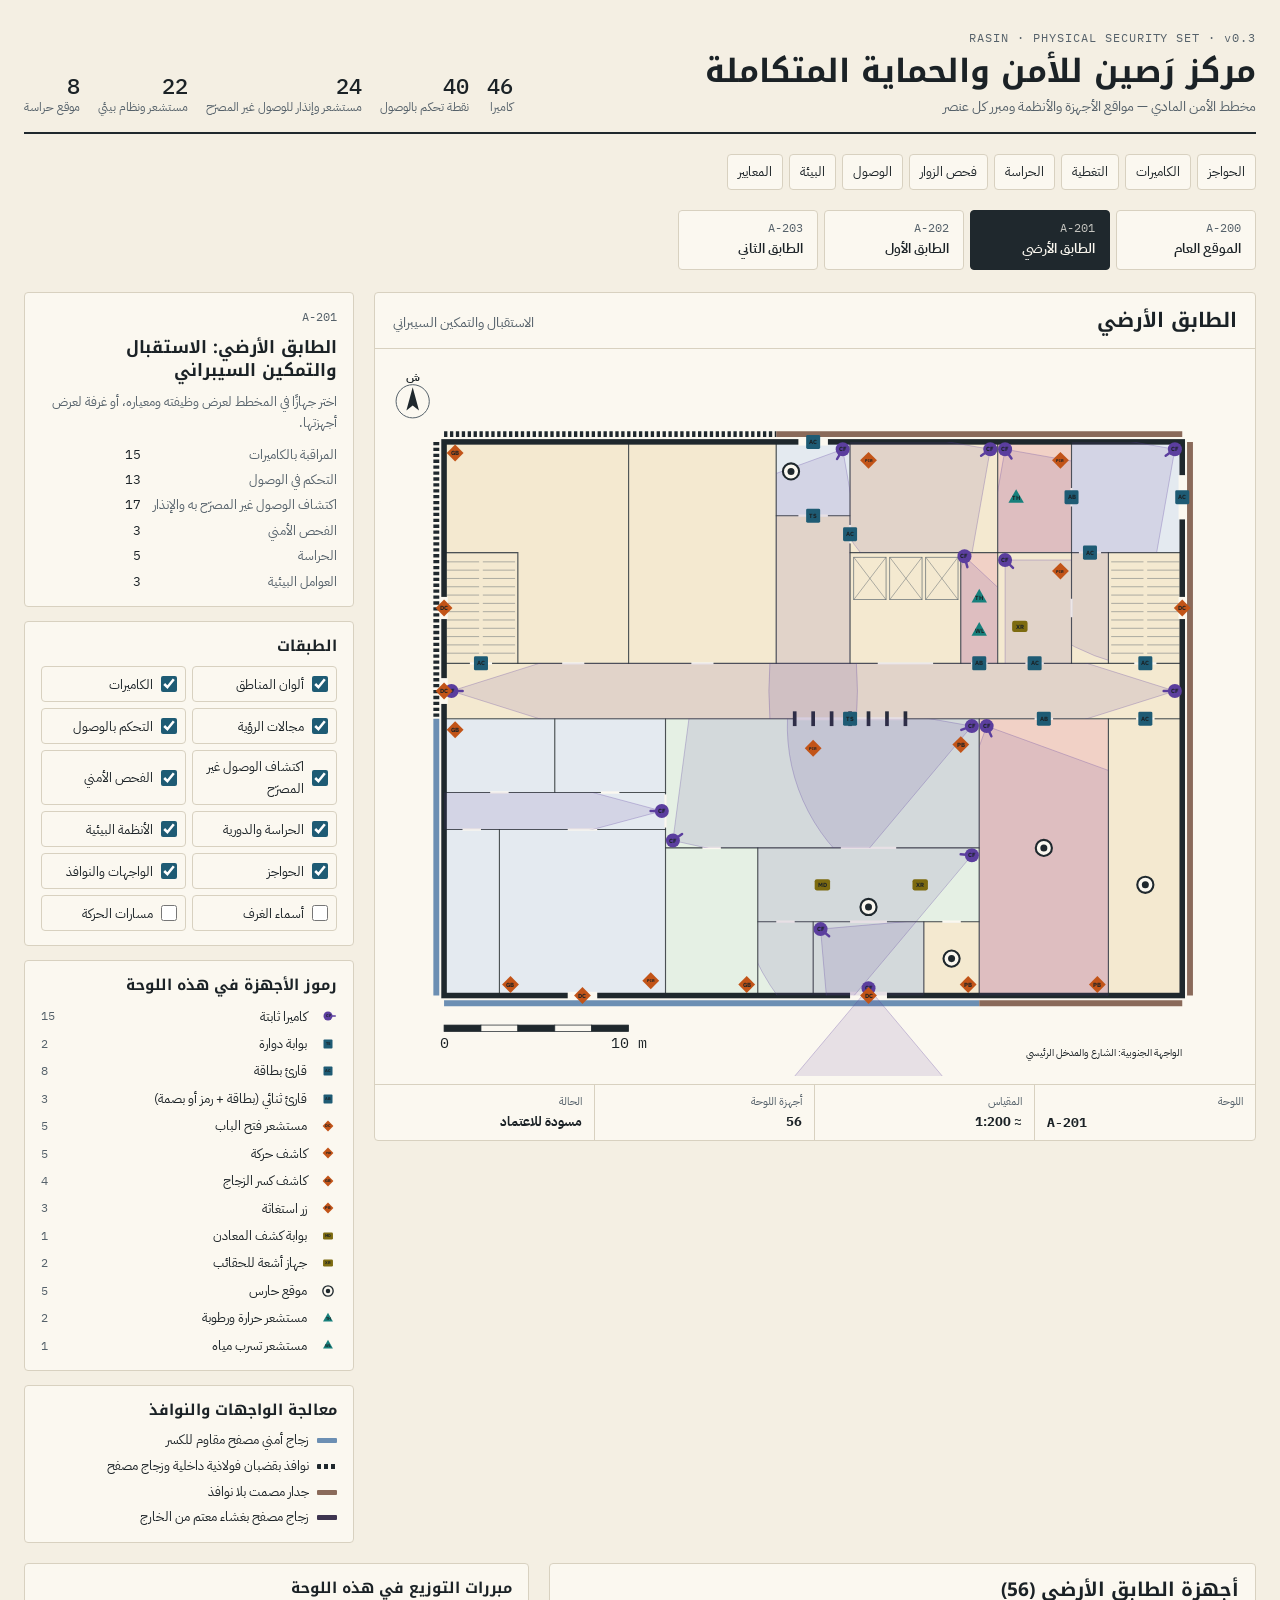
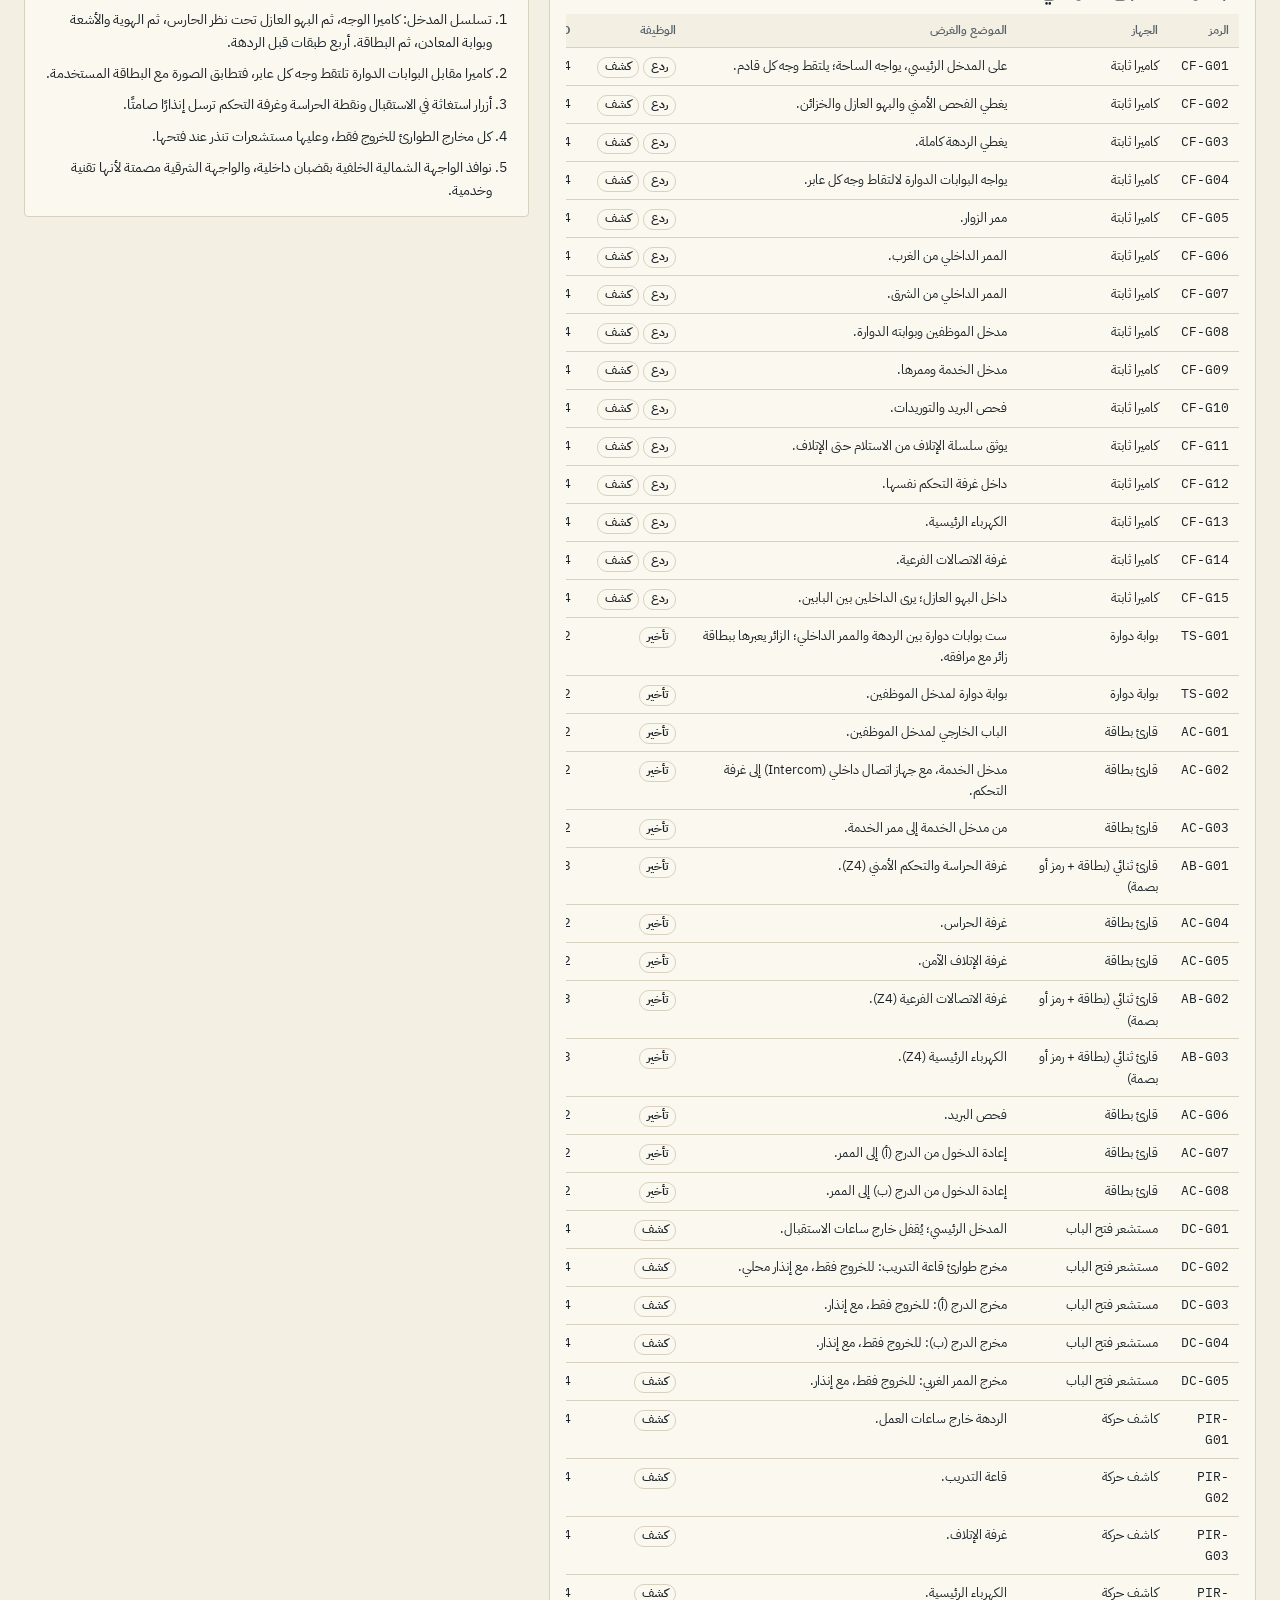
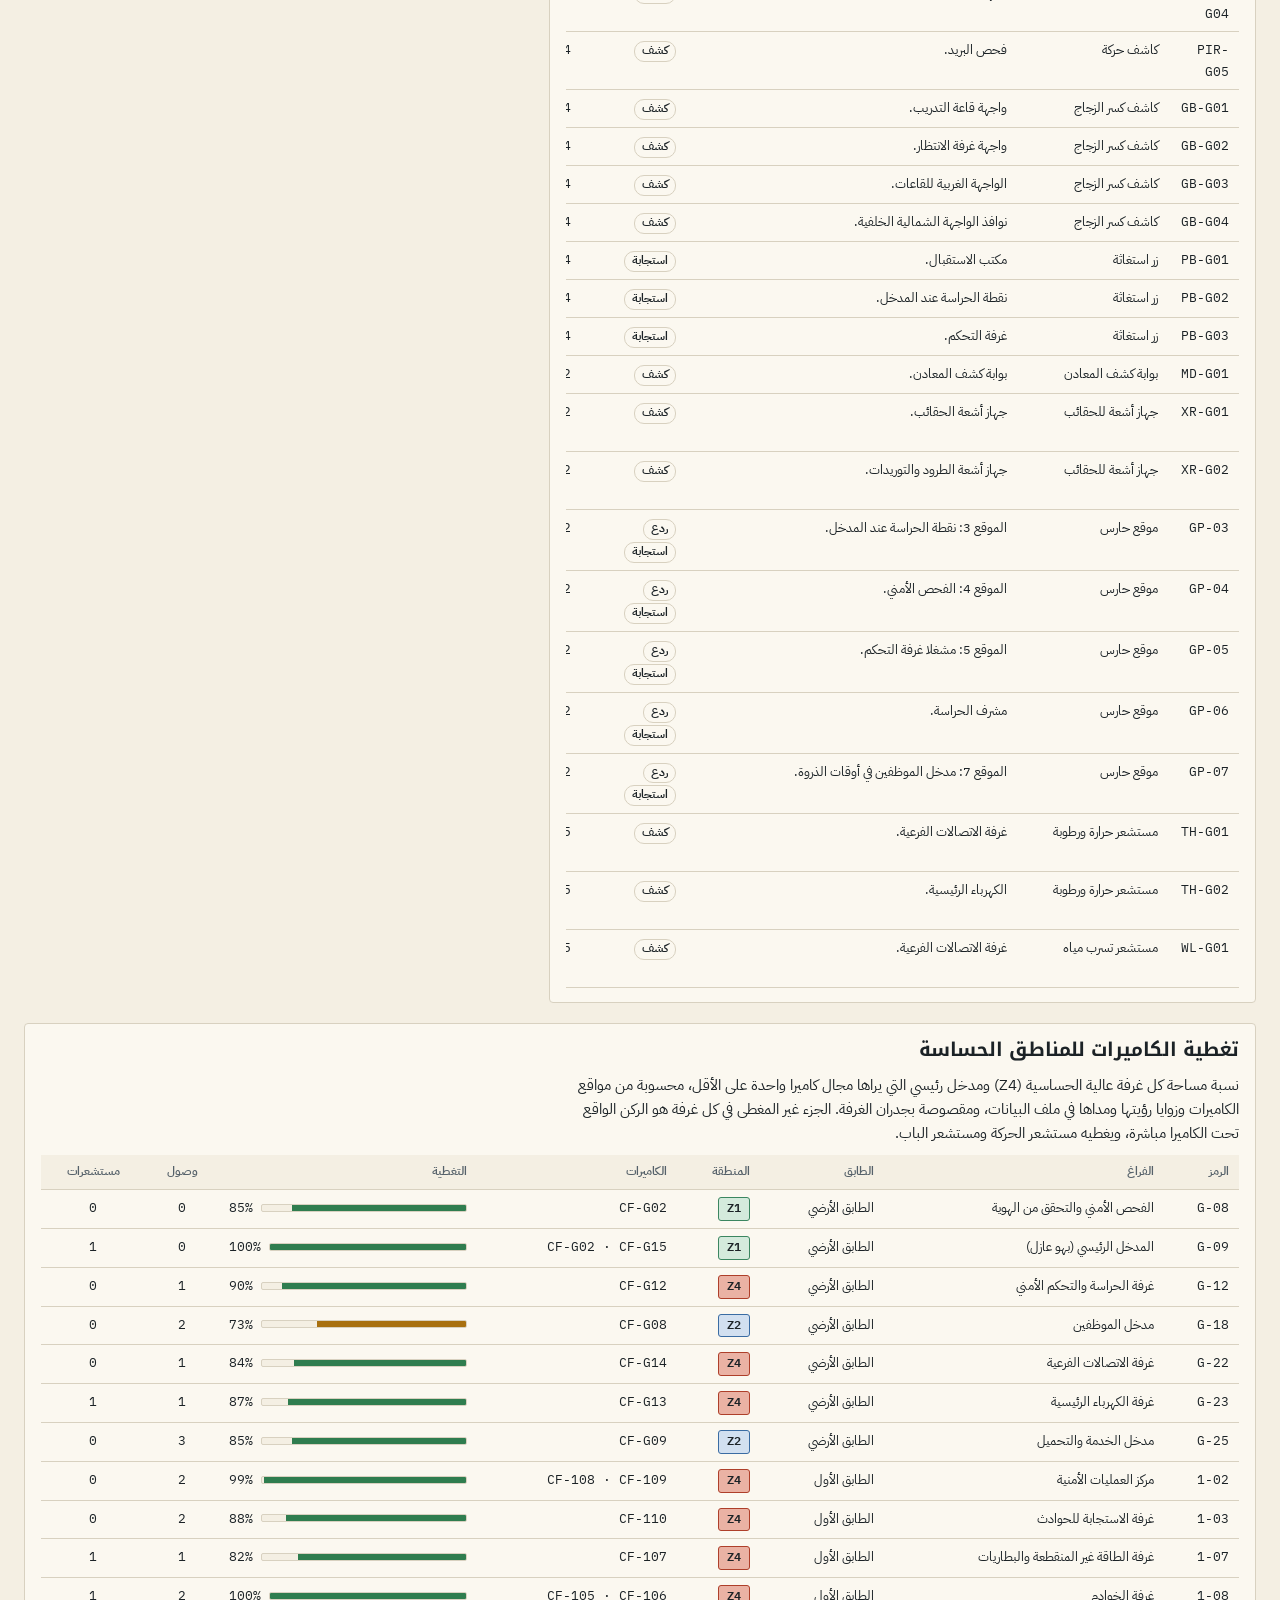
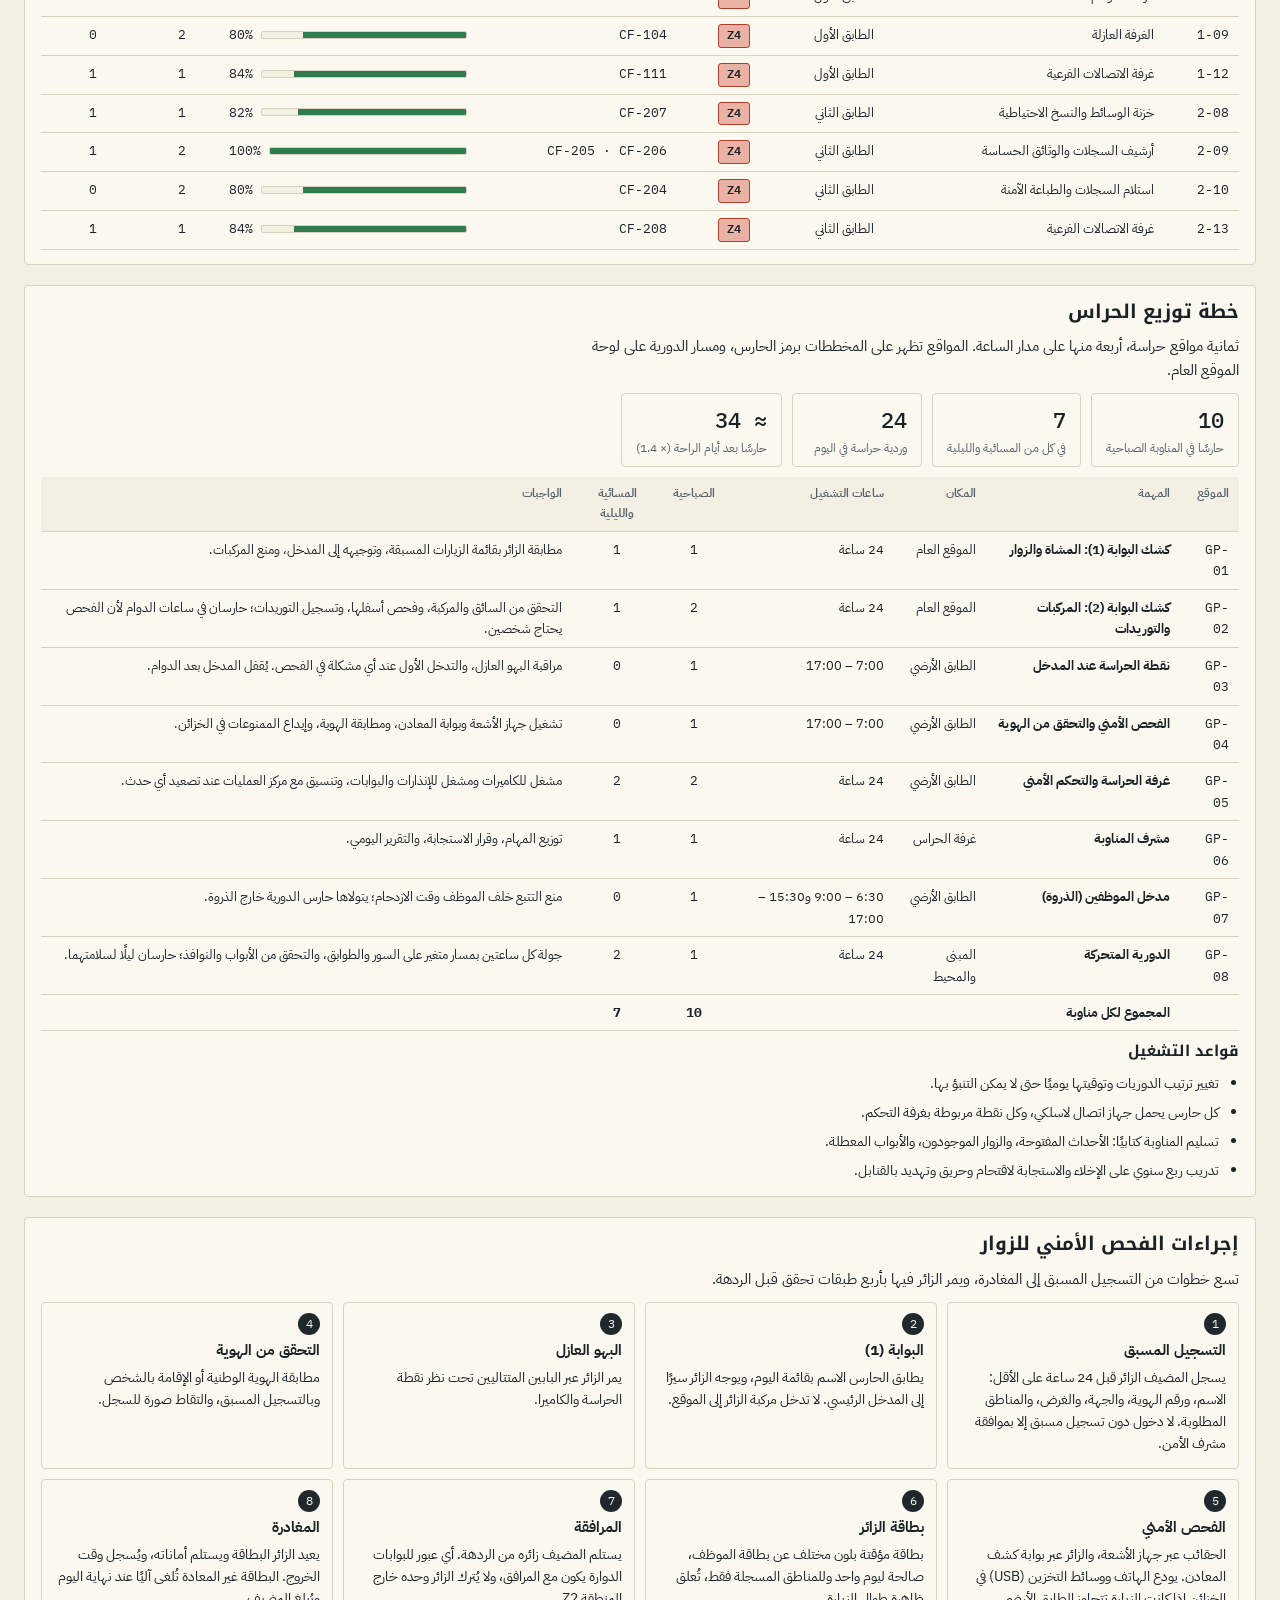
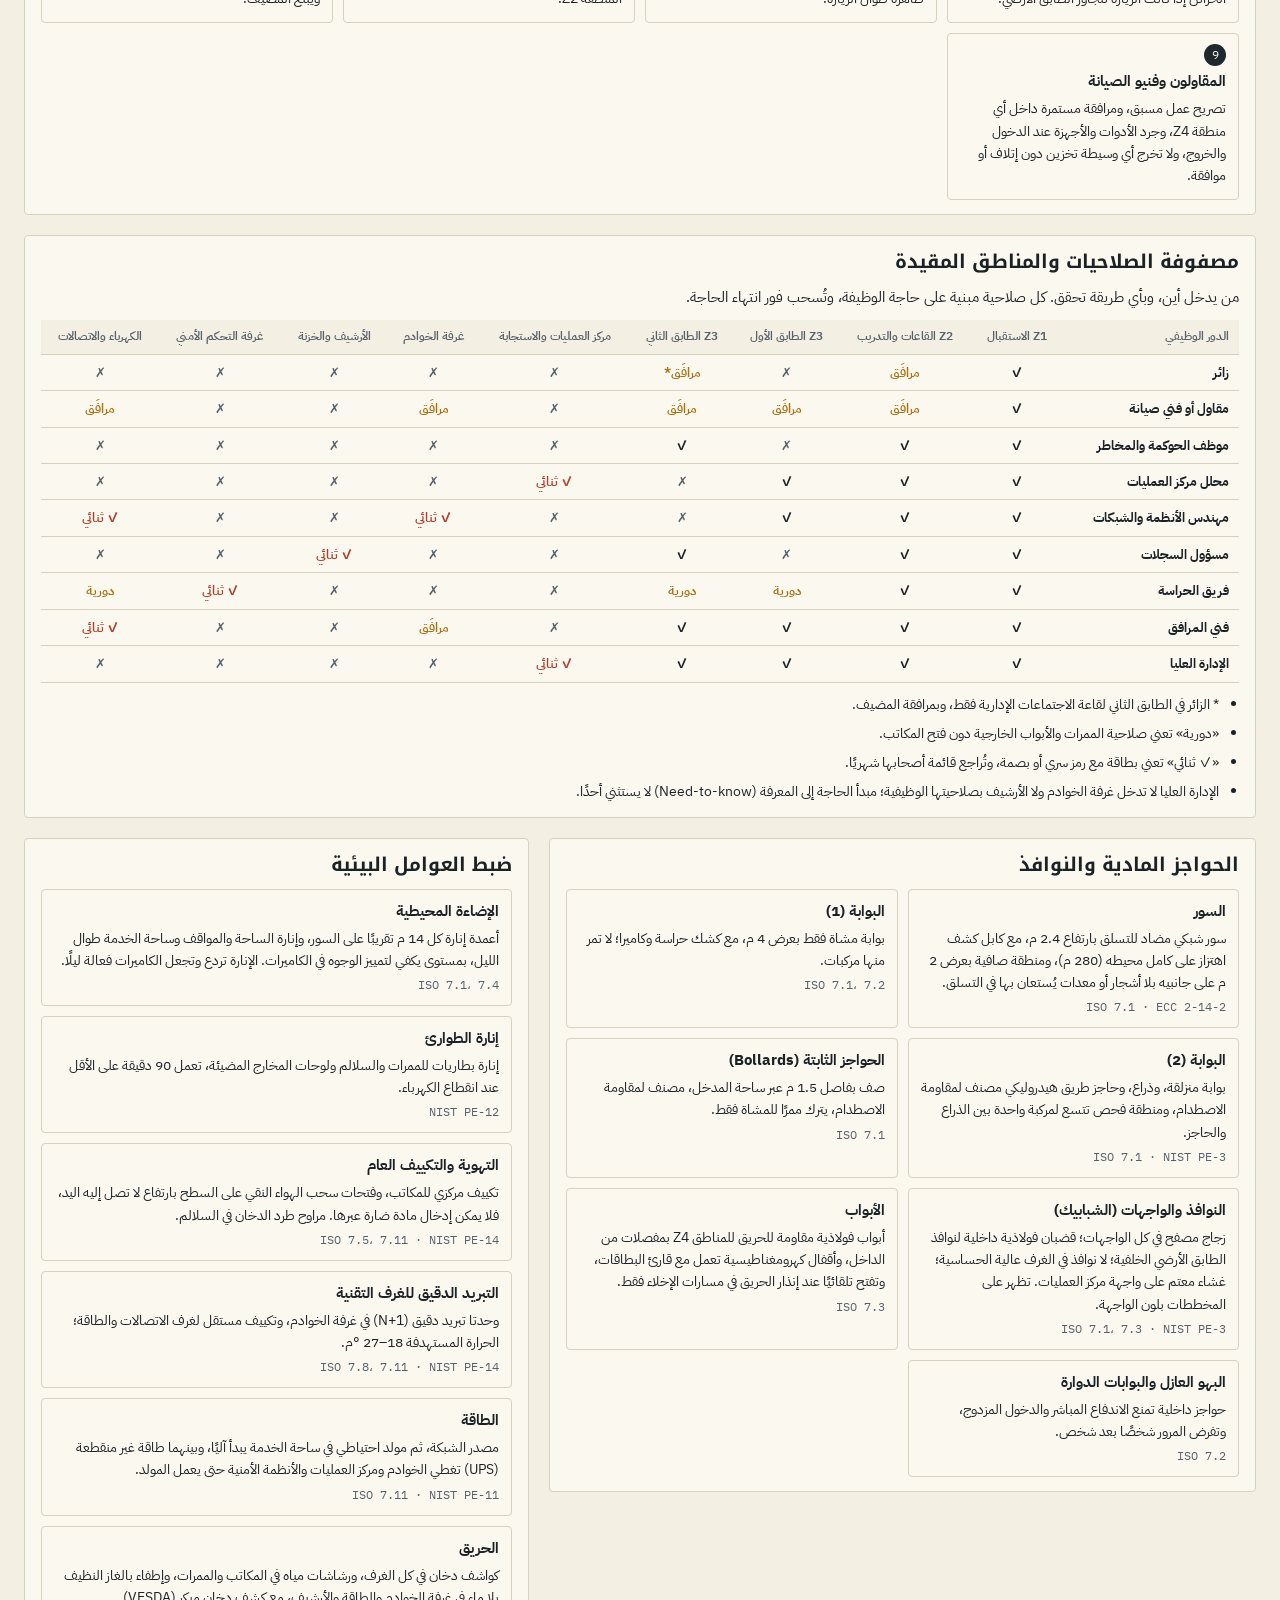
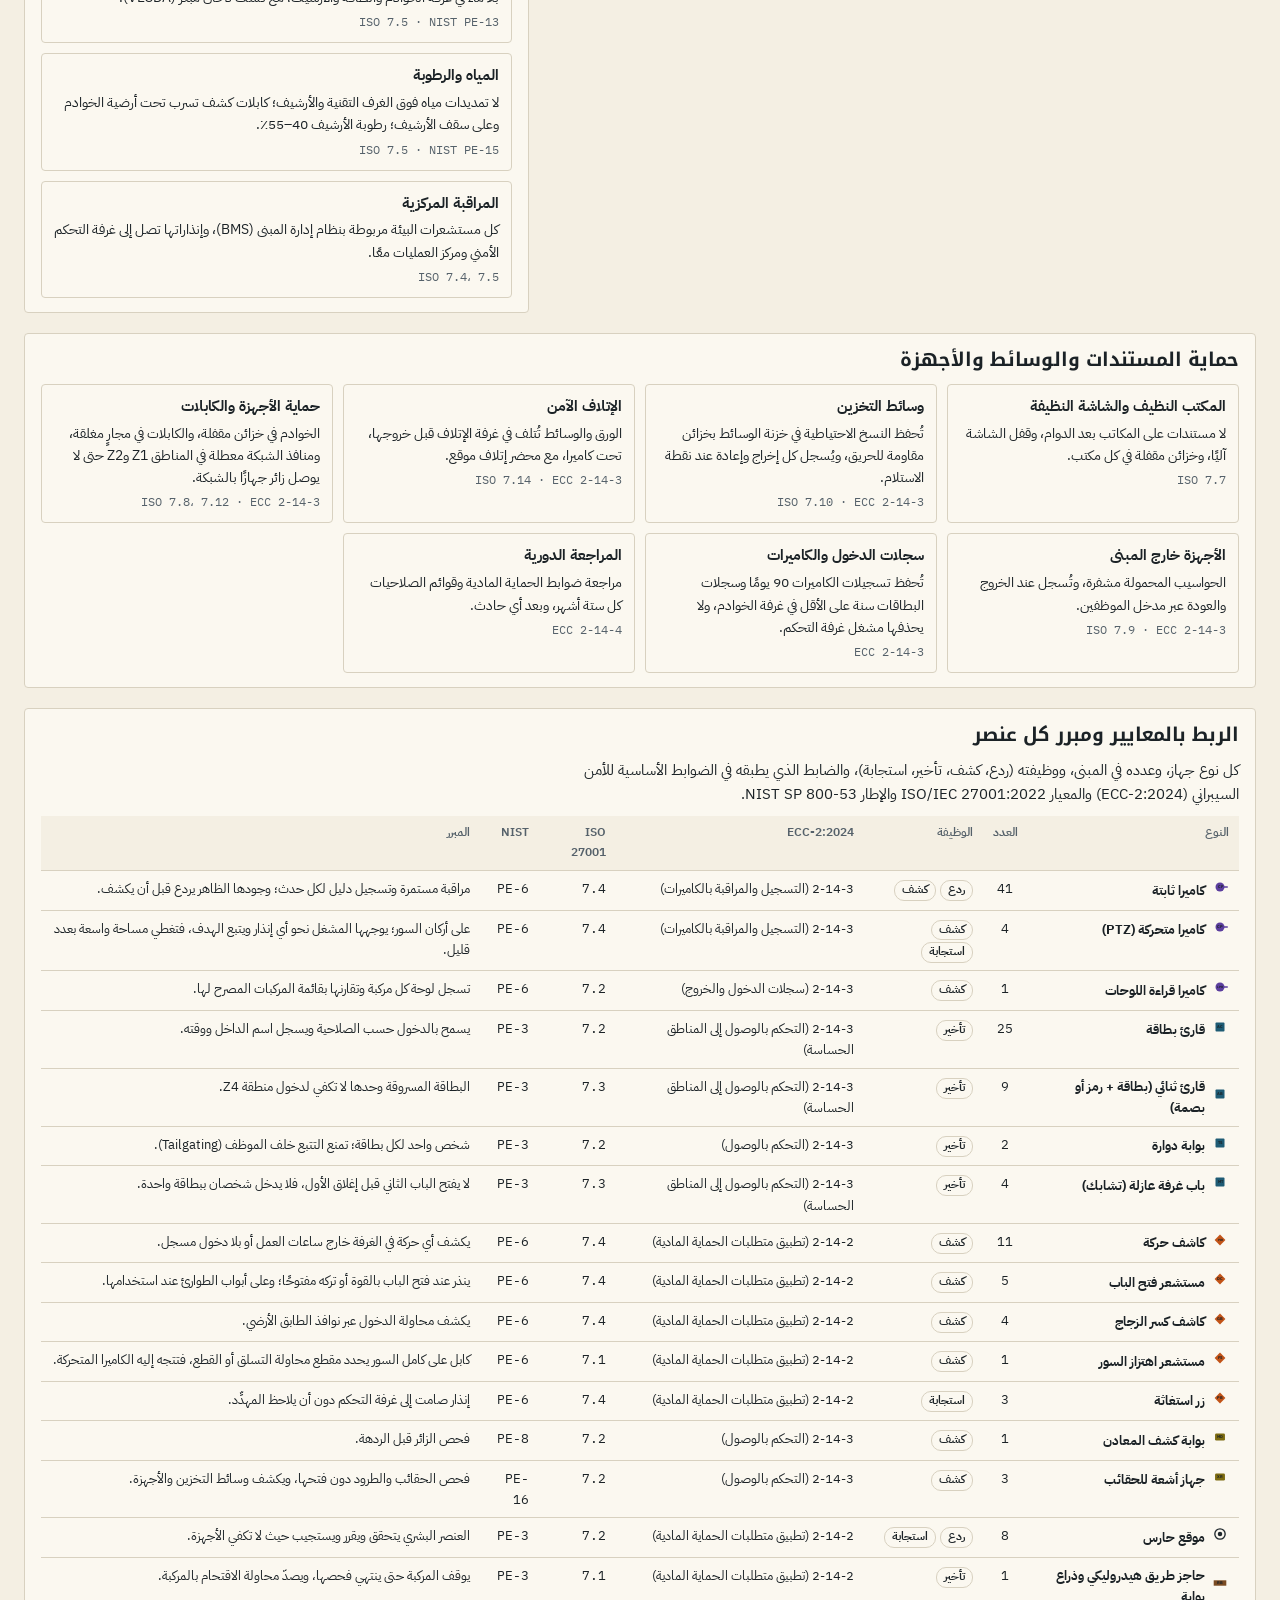
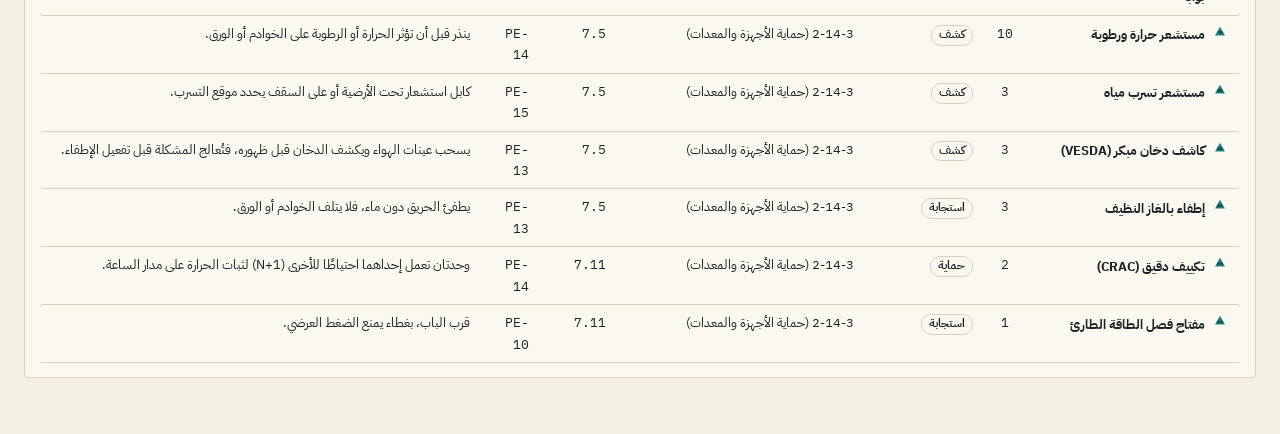
<file: embeds/security.html>
<!doctype html>
<html lang="ar" dir="rtl">
<head>
<meta charset="utf-8">
<script>/* Light by default; dark only if chosen on the main site. When embedded, main.js syncs the theme. */try{document.documentElement.setAttribute('data-theme',localStorage.getItem('rasin-theme')==='dark'?'dark':'light')}catch(e){document.documentElement.setAttribute('data-theme','light')}</script>
<meta name="viewport" content="width=device-width,initial-scale=1,viewport-fit=cover">
<style>[hidden]{display:none!important}</style>
</head>
<body>
<title>مخطط رَصين للأمن المادي</title>
<meta name="claude:viewport-fit-sides" content="cover">
<link rel="preconnect" href="https://fonts.googleapis.com">
<link rel="preconnect" href="https://fonts.gstatic.com" crossorigin>
<link rel="stylesheet" href="https://fonts.googleapis.com/css2?family=IBM+Plex+Mono:wght@400;500&family=IBM+Plex+Sans+Arabic:wght@400;500;600;700&family=Noto+Kufi+Arabic:wght@500;700&display=swap">
<style>
/* Layout: same drafting-sheet system as the architectural set — requirement strip, the plan with device layers as hero, inspector/legend at the side, then one section per assignment requirement */
:root{
  --paper:#F4EFE3; --sheet:#FBF8F0; --ink:#1B2226; --ink-2:#55616A; --rule:#D8D1C0; --wall:#1F282D; --accent:#1E5B74;
  --z0:#E2E5E0; --z1:#D4EADC; --z2:#D2E0F0; --z3:#F0DEB6; --z4:#EAB2A4;
  --z0s:#7C857F; --z1s:#3B8660; --z2s:#3A6CA3; --z3s:#9C7019; --z4s:#AE3F2A;
  --p-visitor:#25836A; --p-staff:#2D5FA6; --p-service:#BE6A22; --p-egress:#C0392F; --p-patrol:#1F282D;
  --d-cam:#5B3E9E; --d-acc:#1E5B74; --d-ids:#C25418; --d-scr:#7D6B10; --d-grd:#1F282D; --d-env:#17807C; --d-bar:#7A4B22; --d-light:#C99A00; --d-on:#FFFFFF;
  --f-lam:#6C8FB3; --f-grille:#1F282D; --f-solid:#8A6A5A; --f-film:#3E3550;
  --green:#C9DCC4; --tree:#7FA27A; --road:#D5D8D3; --road-line:#FAFAF7;
  --good:#2F7D4F; --warn:#A8700F;
  --f-display:"Noto Kufi Arabic","IBM Plex Sans Arabic",Tahoma,sans-serif;
  --f-body:"IBM Plex Sans Arabic",Tahoma,"Segoe UI",sans-serif;
  --f-mono:"IBM Plex Mono",ui-monospace,Menlo,Consolas,monospace;
}
@media (prefers-color-scheme: dark){:root:not([data-theme="light"]){
  --paper:#0F1416; --sheet:#161D20; --ink:#E2E7E5; --ink-2:#9AA6AA; --rule:#2E383C; --wall:#D3DBD8; --accent:#72B6CF;
  --z0:#232A2C; --z1:#1D3A2B; --z2:#1C2F47; --z3:#463818; --z4:#5A271E;
  --z0s:#8A9490; --z1s:#6CC296; --z2s:#7FA9DE; --z3s:#E1B04F; --z4s:#F08A72;
  --p-visitor:#4FC7A0; --p-staff:#79A6EA; --p-service:#F0A15A; --p-egress:#F07467; --p-patrol:#D3DBD8;
  --d-cam:#B49BF0; --d-acc:#72B6CF; --d-ids:#F59A5E; --d-scr:#D9C55A; --d-grd:#E2E7E5; --d-env:#5ED1CB; --d-bar:#D9A273; --d-light:#F2C94C; --d-on:#0F1416;
  --f-lam:#86A9CF; --f-grille:#D3DBD8; --f-solid:#B8968A; --f-film:#9A8CC0;
  --green:#1E2D1F; --tree:#4E7449; --road:#262E31; --road-line:#3B4549;
  --good:#6CC296; --warn:#E1B04F; color-scheme:dark;
}}
:root[data-theme="dark"]{
  --paper:#0F1416; --sheet:#161D20; --ink:#E2E7E5; --ink-2:#9AA6AA; --rule:#2E383C; --wall:#D3DBD8; --accent:#72B6CF;
  --z0:#232A2C; --z1:#1D3A2B; --z2:#1C2F47; --z3:#463818; --z4:#5A271E;
  --z0s:#8A9490; --z1s:#6CC296; --z2s:#7FA9DE; --z3s:#E1B04F; --z4s:#F08A72;
  --p-visitor:#4FC7A0; --p-staff:#79A6EA; --p-service:#F0A15A; --p-egress:#F07467; --p-patrol:#D3DBD8;
  --d-cam:#B49BF0; --d-acc:#72B6CF; --d-ids:#F59A5E; --d-scr:#D9C55A; --d-grd:#E2E7E5; --d-env:#5ED1CB; --d-bar:#D9A273; --d-light:#F2C94C; --d-on:#0F1416;
  --f-lam:#86A9CF; --f-grille:#D3DBD8; --f-solid:#B8968A; --f-film:#9A8CC0;
  --green:#1E2D1F; --tree:#4E7449; --road:#262E31; --road-line:#3B4549;
  --good:#6CC296; --warn:#E1B04F; color-scheme:dark;
}
*{box-sizing:border-box}
html{background:var(--paper);scroll-behavior:smooth}
@media (prefers-reduced-motion:reduce){html{scroll-behavior:auto}}
body{background:var(--paper);color:var(--ink);font-family:var(--f-body);font-size:15px;line-height:1.65;direction:rtl;
  padding-left:max(16px,env(safe-area-inset-left,0px));padding-right:max(16px,env(safe-area-inset-right,0px));padding-block:20px 48px}
.wrap{max-width:1240px;margin:0 auto;display:flex;flex-direction:column;gap:20px}
h1,h2,h3{font-family:var(--f-display);font-weight:700;margin:0;text-wrap:balance;line-height:1.35}
.mono{font-family:var(--f-mono);font-variant-numeric:tabular-nums;direction:ltr;unicode-bidi:isolate}
header.top{display:flex;flex-wrap:wrap;align-items:flex-end;justify-content:space-between;gap:12px 24px;border-bottom:2px solid var(--wall);padding-bottom:14px}
.brand{display:flex;flex-direction:column;gap:2px}
.brand .eyebrow{font-family:var(--f-mono);font-size:12px;letter-spacing:.08em;color:var(--ink-2);direction:ltr;text-align:right}
.brand h1{font-size:clamp(22px,3.2vw,32px)}
.brand p{margin:0;color:var(--ink-2);font-size:14px}
.stats{display:flex;gap:18px;flex-wrap:wrap}
.stat{display:flex;flex-direction:column;align-items:flex-start}
.stat b{font-family:var(--f-mono);font-size:22px;font-weight:500;line-height:1.1}
.stat span{font-size:12px;color:var(--ink-2)}
.reqs{display:flex;flex-wrap:wrap;gap:6px}
.reqs a{display:flex;gap:8px;align-items:baseline;text-decoration:none;color:var(--ink);background:var(--sheet);border:1px solid var(--rule);border-radius:4px;padding:6px 10px;font-size:13px}
.reqs a b{font-weight:700}
.reqs a:hover{border-color:var(--accent)}
.reqs a:focus-visible{outline:2px solid var(--accent);outline-offset:2px}
nav.sheets{display:flex;gap:6px;overflow-x:auto;padding-bottom:2px}
nav.sheets button{all:unset;cursor:pointer;display:flex;flex-direction:column;padding:8px 14px;border:1px solid var(--rule);background:var(--sheet);border-radius:4px;min-width:110px;flex:0 0 auto}
nav.sheets button .no{font-family:var(--f-mono);font-size:11.5px;color:var(--ink-2);direction:ltr;text-align:right}
nav.sheets button .nm{font-weight:600;font-size:14px}
nav.sheets button[aria-selected="true"]{background:var(--wall);border-color:var(--wall);color:var(--sheet)}
nav.sheets button[aria-selected="true"] .no{color:var(--sheet);opacity:.75}
nav.sheets button:focus-visible{outline:2px solid var(--accent);outline-offset:2px}
.board{display:grid;grid-template-columns:minmax(0,1fr) 330px;gap:20px;align-items:start}
@media (max-width:900px){.board{grid-template-columns:minmax(0,1fr)}}
.sheet{background:var(--sheet);border:1px solid var(--rule);border-radius:4px;display:flex;flex-direction:column;min-width:0}
.sheet-head{display:flex;flex-wrap:wrap;justify-content:space-between;align-items:baseline;gap:6px 16px;padding:14px 18px;border-bottom:1px solid var(--rule)}
.sheet-head h2{font-size:20px}
.sheet-head .theme{color:var(--ink-2);font-size:14px}
.drawing{padding:8px 10px}
.drawing svg{display:block;width:100%;height:auto;direction:ltr}
.titleblock{display:grid;grid-template-columns:repeat(4,minmax(0,1fr));border-top:1px solid var(--rule);font-size:12.5px}
.titleblock div{padding:8px 12px;border-inline-start:1px solid var(--rule);display:flex;flex-direction:column;min-width:0}
.titleblock div:first-child{border-inline-start:none}
.titleblock span{color:var(--ink-2);font-size:11px}
@media (max-width:600px){.titleblock{grid-template-columns:repeat(2,minmax(0,1fr))}.titleblock div:nth-child(3){border-inline-start:none}.titleblock div:nth-child(n+3){border-top:1px solid var(--rule)}}
aside.panel{display:flex;flex-direction:column;gap:14px;min-width:0}
.card{background:var(--sheet);border:1px solid var(--rule);border-radius:4px;padding:14px 16px;display:flex;flex-direction:column;gap:10px;min-width:0}
.card h3{font-size:15px}
section.card h2{font-size:19px}
.sec-head{display:flex;flex-wrap:wrap;justify-content:space-between;align-items:baseline;gap:4px 12px}
.sec-head .req{font-size:12.5px;color:var(--ink-2)}
.sec-head .req b{color:var(--ink);font-weight:700}
.lead{margin:0;font-size:14.5px;max-width:75ch}
.toggles{display:grid;grid-template-columns:1fr 1fr;gap:6px}
.toggles label{display:flex;align-items:center;gap:8px;font-size:13px;cursor:pointer;padding:5px 8px;border:1px solid var(--rule);border-radius:4px;min-height:36px}
.toggles input{accent-color:var(--accent);width:16px;height:16px;margin:0;flex:0 0 auto}
.dlegend{display:flex;flex-direction:column;gap:6px;margin:0;padding:0;list-style:none;font-size:13px}
.dlegend li{display:grid;grid-template-columns:22px minmax(0,1fr) auto;gap:8px;align-items:center}
.dlegend svg{width:18px;height:18px}
.dlegend .n{font-family:var(--f-mono);color:var(--ink-2);font-size:12px}
.flegend{display:flex;flex-direction:column;gap:5px;margin:0;padding:0;list-style:none;font-size:12.5px}
.flegend li{display:flex;gap:8px;align-items:center}
.flegend i{display:inline-block;width:20px;height:5px;border-radius:1px;flex:0 0 auto}
.inspect .id{font-family:var(--f-mono);font-size:12px;color:var(--ink-2);direction:ltr;text-align:right}
.inspect h3{font-size:17px}
.inspect .en{font-family:var(--f-mono);font-size:12px;color:var(--ink-2);direction:ltr;text-align:right;margin-top:-6px}
.kv{display:grid;grid-template-columns:auto minmax(0,1fr);gap:4px 12px;font-size:13px;margin:0}
.kv dt{color:var(--ink-2)}
.kv dd{margin:0}
.chip{display:inline-flex;align-items:center;gap:6px;font-size:12px;font-weight:600;padding:1px 8px;border-radius:3px;border:1.5px solid;white-space:nowrap}
.fn{display:inline-block;font-size:11.5px;font-weight:600;padding:0 7px;border-radius:10px;border:1px solid var(--rule);margin-inline-end:4px;white-space:nowrap}
.hint{font-size:12.5px;color:var(--ink-2);margin:0}
.linkbtn{all:unset;cursor:pointer;font-size:12.5px;color:var(--accent);font-weight:600}
.linkbtn:focus-visible{outline:2px solid var(--accent);outline-offset:2px}
.devlist{display:flex;flex-wrap:wrap;gap:4px}
.devlist button{all:unset;cursor:pointer;font-family:var(--f-mono);font-size:11.5px;border:1px solid var(--rule);border-radius:3px;padding:1px 6px;direction:ltr}
.devlist button:hover,.devlist button:focus-visible{border-color:var(--accent)}
.tablewrap{overflow-x:auto}
table{border-collapse:collapse;width:100%;font-size:13px}
th,td{text-align:right;padding:7px 10px;border-bottom:1px solid var(--rule);vertical-align:top}
th{font-weight:600;color:var(--ink-2);font-size:12px;background:var(--paper)}
td.num,th.num{font-family:var(--f-mono);font-variant-numeric:tabular-nums;text-align:left;direction:ltr}
td.c,th.c{text-align:center}
tbody tr.click{cursor:pointer}
tbody tr.click:hover,tbody tr.on{background:color-mix(in srgb,var(--accent) 10%,transparent)}
tbody tr.click:focus-visible{outline:2px solid var(--accent);outline-offset:-2px}
tfoot td{font-weight:700}
.t-dev{min-width:760px}
.t-mx{min-width:820px}
.t-mx td.c{font-weight:600}
.t-mx td.no{color:var(--ink-2);font-weight:400}
.t-mx td.esc{color:var(--warn)}
.t-mx td.two{color:var(--z4s)}
.bar{display:flex;align-items:center;gap:8px}
.bar .track{flex:1;height:8px;background:var(--paper);border:1px solid var(--rule);border-radius:2px;overflow:hidden;min-width:80px}
.bar .fill{height:100%;background:var(--good)}
.bar .fill.mid{background:var(--warn)}
.steps{margin:0;padding:0;list-style:none;display:grid;grid-template-columns:repeat(auto-fill,minmax(250px,1fr));gap:10px;counter-reset:s}
.steps li{counter-increment:s;border:1px solid var(--rule);border-radius:4px;padding:10px 12px 12px;display:flex;flex-direction:column;gap:4px;font-size:13.5px}
.steps li::before{content:counter(s);font-family:var(--f-mono);font-size:12px;color:var(--sheet);background:var(--wall);width:22px;height:22px;border-radius:50%;display:flex;align-items:center;justify-content:center}
.steps b{font-size:14.5px}
.items{display:grid;grid-template-columns:repeat(auto-fill,minmax(280px,1fr));gap:10px}
.item{border:1px solid var(--rule);border-radius:4px;padding:10px 12px;display:flex;flex-direction:column;gap:4px;font-size:13.5px}
.item b{font-size:14.5px}
.item .std{font-family:var(--f-mono);font-size:11.5px;color:var(--ink-2);direction:ltr;text-align:right}
.rules{margin:0;padding-inline-start:20px;display:flex;flex-direction:column;gap:6px;font-size:14px}
.totals{display:flex;flex-wrap:wrap;gap:10px}
.totals div{border:1px solid var(--rule);border-radius:4px;padding:8px 14px;display:flex;flex-direction:column;min-width:130px}
.totals b{font-family:var(--f-mono);font-size:22px;font-weight:500}
.totals span{font-size:12px;color:var(--ink-2)}
.notes ol{margin:0;padding-inline-start:20px;display:flex;flex-direction:column;gap:8px;font-size:14px}
.decisions{border:1.5px solid var(--wall)}
.decisions ul{margin:0;padding-inline-start:20px;display:flex;flex-direction:column;gap:7px;font-size:14px}
.foot{font-size:12.5px;color:var(--ink-2);border-top:1px solid var(--rule);padding-top:12px}
.two-col{display:grid;grid-template-columns:minmax(0,1.4fr) minmax(0,1fr);gap:20px;align-items:start}
@media (max-width:900px){.two-col{grid-template-columns:minmax(0,1fr)}}
/* svg */
svg text{font-family:var(--f-body);fill:var(--ink)}
svg .lbl-id{font-family:var(--f-mono);fill:var(--ink-2)}
.room{cursor:pointer}
.room:focus{outline:none}
.room.sel .shape{stroke:var(--accent);stroke-width:.22}
.dev{cursor:pointer}
.dev:focus{outline:none}
.dev .halo{fill:none;stroke:var(--accent);stroke-width:0;opacity:0}
.dev.sel .halo,.dev:focus-visible .halo{stroke-width:.14;opacity:1}
.cone{pointer-events:none}
.cone.sel path{fill-opacity:.32;stroke-width:.08}
.muted .shape{opacity:.55}
.L-off-zones .shape{fill:var(--sheet)!important;opacity:1}
.L-off-cam .c-cam,.L-off-cones .cone,.L-off-acc .c-acc,.L-off-ids .c-ids,.L-off-scr .c-scr,.L-off-grd .c-grd,.L-off-grd .patrol,.L-off-env .c-env,.L-off-env .light,.L-off-bar .c-bar,.L-off-facade .facade,.L-off-paths .mpath,.L-off-ids .fence-fs{display:none}
.L-off-labels .lbl{display:none}
</style>

<div class="wrap">
  <header class="top">
    <div class="brand">
      <span class="eyebrow">RASIN · PHYSICAL SECURITY SET · v0.3</span>
      <h1>مركز رَصين للأمن والحماية المتكاملة</h1>
      <p>مخطط الأمن المادي — مواقع الأجهزة والأنظمة ومبرر كل عنصر</p>
    </div>
    <div class="stats" id="stats"></div>
  </header>

  <nav class="reqs" aria-label="أقسام الصفحة" id="reqs"></nav>

  <nav class="sheets" role="tablist" aria-label="لوحات المخطط الأمني" id="tabs"></nav>

  <div class="board">
    <section class="sheet" aria-live="polite">
      <div class="sheet-head"><h2 id="sh-title"></h2><span class="theme" id="sh-theme"></span></div>
      <div class="drawing" id="drawing"></div>
      <div class="titleblock">
        <div><span>اللوحة</span><b class="mono" id="tb-no"></b></div>
        <div><span>المقياس</span><b id="tb-scale"></b></div>
        <div><span>أجهزة اللوحة</span><b id="tb-count"></b></div>
        <div><span>الحالة</span><b>مسودة للاعتماد</b></div>
      </div>
    </section>

    <aside class="panel">
      <div class="card inspect" id="inspect"></div>
      <div class="card">
        <h3>الطبقات</h3>
        <div class="toggles" id="layers"></div>
      </div>
      <div class="card">
        <h3>رموز الأجهزة في هذه اللوحة</h3>
        <ul class="dlegend" id="dlegend"></ul>
      </div>
      <div class="card">
        <h3>معالجة الواجهات والنوافذ</h3>
        <ul class="flegend" id="flegend"></ul>
      </div>
    </aside>
  </div>

  <div class="two-col">
    <section class="card" id="devices">
      <div class="sec-head"><h2 id="dev-title">أجهزة اللوحة</h2></div>
      <div class="tablewrap"><table class="t-dev" id="devtable"></table></div>
    </section>
    <section class="card notes">
      <h3>مبررات التوزيع في هذه اللوحة</h3>
      <ol id="notes"></ol>
    </section>
  </div>

  <section class="card" id="coverage">
    <div class="sec-head"><h2>تغطية الكاميرات للمناطق الحساسة</h2></div>
    <p class="lead">نسبة مساحة كل غرفة عالية الحساسية (Z4) ومدخل رئيسي التي يراها مجال كاميرا واحدة على الأقل، محسوبة من مواقع الكاميرات وزوايا رؤيتها ومداها في ملف البيانات، ومقصوصة بجدران الغرفة. الجزء غير المغطى في كل غرفة هو الركن الواقع تحت الكاميرا مباشرة، ويغطيه مستشعر الحركة ومستشعر الباب.</p>
    <div class="tablewrap"><table id="covtable" style="min-width:640px"></table></div>
  </section>

  <section class="card" id="guards">
    <div class="sec-head"><h2>خطة توزيع الحراس</h2></div>
    <p class="lead">ثمانية مواقع حراسة، أربعة منها على مدار الساعة. المواقع تظهر على المخططات برمز الحارس، ومسار الدورية على لوحة الموقع العام.</p>
    <div class="totals" id="gtotals"></div>
    <div class="tablewrap"><table id="gtable" style="min-width:720px"></table></div>
    <h3>قواعد التشغيل</h3>
    <ul class="rules" id="grules"></ul>
  </section>

  <section class="card" id="visitors">
    <div class="sec-head"><h2>إجراءات الفحص الأمني للزوار</h2></div>
    <p class="lead">تسع خطوات من التسجيل المسبق إلى المغادرة، ويمر الزائر فيها بأربع طبقات تحقق قبل الردهة.</p>
    <ol class="steps" id="vsteps"></ol>
  </section>

  <section class="card" id="access">
    <div class="sec-head"><h2>مصفوفة الصلاحيات والمناطق المقيدة</h2></div>
    <p class="lead">من يدخل أين، وبأي طريقة تحقق. كل صلاحية مبنية على حاجة الوظيفة، وتُسحب فور انتهاء الحاجة.</p>
    <div class="tablewrap"><table class="t-mx" id="mxtable"></table></div>
    <ul class="rules" id="mxnotes"></ul>
  </section>

  <div class="two-col">
    <section class="card" id="barriers">
      <div class="sec-head"><h2>الحواجز المادية والنوافذ</h2></div>
      <div class="items" id="barlist"></div>
    </section>
    <section class="card" id="environment">
      <div class="sec-head"><h2>ضبط العوامل البيئية</h2></div>
      <div class="items" id="envlist"></div>
    </section>
  </div>

  <section class="card" id="info">
    <div class="sec-head"><h2>حماية المستندات والوسائط والأجهزة</h2></div>
    <div class="items" id="infolist"></div>
  </section>

  <section class="card" id="standards">
    <div class="sec-head"><h2>الربط بالمعايير ومبرر كل عنصر</h2></div>
    <p class="lead">كل نوع جهاز، وعدده في المبنى، ووظيفته (ردع، كشف، تأخير، استجابة)، والضابط الذي يطبقه في الضوابط الأساسية للأمن السيبراني (ECC-2:2024) والمعيار ISO/IEC 27001:2022 والإطار NIST SP 800-53.</p>
    <div class="tablewrap"><table id="stdtable" style="min-width:900px"></table></div>
  </section>

</div>

<script id="data" type="application/json">{"meta":{"project":"مركز رَصين للأمن والحماية المتكاملة","project_en":"RASIN Integrated Security Center","version":"0.2","phase":2,"units":"m","building":{"w":40,"h":30,"floor_height":4,"origin_on_site":[20,14]},"site":{"w":80,"h":60},"note":"الأبعاد افتراضية إرشادية وليست هندسية. المحور x من الغرب إلى الشرق، والمحور y من الشمال إلى الجنوب."},"zones":{"Z0":{"ar":"المحيط الخارجي","en":"Perimeter","auth":"حراسة البوابة وفحص المركبات"},"Z1":{"ar":"عامة","en":"Public","auth":"تسجيل الزائر والتحقق من الهوية والفحص الأمني"},"Z2":{"ar":"شبه مقيدة","en":"Semi-restricted","auth":"بطاقة زائر مع مرافق، أو بطاقة موظف"},"Z3":{"ar":"مقيدة","en":"Restricted","auth":"بطاقة موظف مع صلاحية الطابق"},"Z4":{"ar":"عالية الحساسية","en":"High security","auth":"بطاقة مع رمز سري (PIN) أو بصمة، وسجل دخول وخروج"}},"tags":{"ص":"من التصور المعتمد","ق":"قرار تصميمي في المرحلة 2","ح":"عنصر حركة وخدمة"},"floors":[{"id":"G","sheet":"A-101","ar":"الطابق الأرضي","en":"Ground Floor","theme":"الاستقبال والتمكين السيبراني","rooms":[{"id":"G-01","n":"قاعة التوعية والتدريب","e":"Awareness & Training Hall","z":"Z2","t":"ص","r":[3,21,9,9],"d":[[7.5,21,"h",1.6],[7.5,30,"h",1.6,"exit"]],"f":"برامج التوعية والتدريب السيبراني للزوار والموظفين، بنحو 40 مقعدًا. لها مخرج طوارئ مباشر إلى الساحة."},{"id":"G-02","n":"قاعة اجتماعات (أ)","e":"Meeting Room A","z":"Z2","t":"ص","r":[0,15,6,4],"d":[[3,19,"h",1]],"f":"اجتماعات مع الزوار والعملاء دون دخولهم المناطق التشغيلية."},{"id":"G-03","n":"قاعة اجتماعات (ب)","e":"Meeting Room B","z":"Z2","t":"ص","r":[6,15,6,4],"d":[[9,19,"h",1]],"f":"اجتماعات صغيرة ومقابلات."},{"id":"G-04","n":"ممر الزوار","e":"Visitor Corridor","z":"Z2","t":"ق","r":[0,19,12,2],"d":[],"f":"يربط الردهة بالقاعات، ولا يتصل بالممر الداخلي للموظفين.","circ":true},{"id":"G-05","n":"دورات مياه الزوار","e":"Visitor WC","z":"Z2","t":"ق","r":[0,21,3,9],"d":[[1.5,21,"h",1]],"f":"داخل نطاق الزوار حتى لا يحتاج الزائر إلى عبور منطقة مقيدة.","wet":true},{"id":"G-06","n":"الردهة والاستقبال","e":"Lobby & Reception","z":"Z1","t":"ص","r":[12,15,17,7],"d":[[12,20,"v",1.8]],"f":"تسجيل الزوار وإصدار بطاقات الزائر المؤقتة. على حدها الشمالي بوابات دوارة تفصلها عن الممر الداخلي."},{"id":"G-07","n":"غرفة الانتظار","e":"Waiting Room","z":"Z1","t":"ص","r":[12,22,5,8],"d":[[14.5,22,"h",1]],"f":"انتظار الزائر حتى يحضر مرافقه."},{"id":"G-08","n":"الفحص الأمني والتحقق من الهوية","e":"Security Screening & ID Check","z":"Z1","t":"ص","r":[17,22,12,4],"d":[[23,22,"h",3]],"f":"جهاز كشف المعادن وجهاز الأشعة للحقائب ومطابقة الهوية قبل دخول الردهة."},{"id":"G-09","n":"المدخل الرئيسي (بهو عازل)","e":"Main Entrance Vestibule","z":"Z1","t":"ص","r":[20,26,6,4],"d":[[23,26,"h",2],[23,30,"h",2,"main"]],"f":"بابان متتاليان (Airlock) يمنعان الاندفاع المباشر ويضبطان التكييف."},{"id":"G-10","n":"خزائن أمانات الزوار","e":"Visitor Lockers","z":"Z1","t":"ق","r":[17,26,3,4],"d":[[18.5,26,"h",1]],"f":"يودع فيها الزائر الهاتف ووسائط التخزين والممنوعات قبل الدخول."},{"id":"G-11","n":"نقطة الحراسة عند المدخل","e":"Entrance Guard Post","z":"Z3","t":"ق","r":[26,26,3,4],"d":[[27.5,26,"h",1]],"f":"حارس يرى البهو العازل والفحص مباشرة."},{"id":"G-12","n":"غرفة الحراسة والتحكم الأمني","e":"Security Control Room","z":"Z4","t":"ق","r":[29,15,7,15],"d":[[32.5,15,"h",1]],"f":"مراقبة الكاميرات والإنذارات والبوابات والاستجابة الميدانية، على مدار الساعة. نافذة مقاومة على الردهة والفحص، وبابها من الممر الداخلي فقط."},{"id":"G-13","n":"غرفة الحراس","e":"Guards' Room","z":"Z3","t":"ق","r":[36,15,4,15],"d":[[38,15,"h",1]],"f":"تبديل المناوبات وخزائن الحراس وتجهيزاتهم."},{"id":"G-14","n":"الممر الداخلي","e":"Internal Corridor","z":"Z3","t":"ح","r":[0,12,40,3],"d":[[0,13.5,"v",1.4,"exit"]],"f":"ممر الموظفين؛ لا يُدخل إليه من الردهة إلا عبر البوابات الدوارة.","circ":true},{"id":"G-15","n":"الدرج (أ)","e":"Stair A","z":"Z3","t":"ح","r":[0,6,4,6],"d":[[2,12,"h",1.2],[0,9,"v",1.2,"exit"]],"f":"درج طوارئ يخرج مباشرة إلى الغرب.","stair":true},{"id":"G-16","n":"استراحة الموظفين والمطبخ ودورات المياه","e":"Staff Lounge, Pantry & WC","z":"Z3","t":"ص","p":[[0,0],[10,0],[10,12],[4,12],[4,6],[0,6]],"d":[[7,12,"h",1.2]],"f":"خدمات الموظفين داخل المنطقة المقيدة.","wet":true},{"id":"G-17","n":"خدمات الموظفين (غرف تبديل ومصلى)","e":"Staff Services","z":"Z3","t":"ص","r":[10,0,8,12],"d":[[14,12,"h",1.2]],"f":"خزائن شخصية؛ لا تُدخل الحقائب الشخصية إلى غرف العمليات."},{"id":"G-18","n":"مدخل الموظفين","e":"Staff Entrance","z":"Z2","t":"ص","r":[18,0,4,4],"d":[[20,0,"h",1.6,"main"],[20,4,"h",1.6,"turnstile"]],"f":"دخول الموظفين من المواقف الشمالية ببطاقة وبوابة دوارة."},{"id":"G-19","n":"ممر الموظفين","e":"Staff Spine","z":"Z3","t":"ح","r":[18,4,4,8],"d":[],"f":"يصل مدخل الموظفين بالممر الداخلي والمصاعد.","circ":true},{"id":"G-20","n":"غرفة الإتلاف الآمن للمستندات والوسائط","e":"Shredding & Media Destruction","z":"Z3","t":"ق","r":[22,0,8,6],"d":[[22,5,"v",1]],"f":"إتلاف الورق ووسائط التخزين قبل خروجها من المبنى (ISO 27001: 7.14)."},{"id":"G-21","n":"المصاعد","e":"Elevators","z":"Z3","t":"ح","r":[22,6,6,6],"d":[[25,12,"h",3]],"f":"مصعدان للأفراد ومصعد خدمة؛ لا تعمل إلا ببطاقة، والطوابق حسب الصلاحية.","lift":true},{"id":"G-22","n":"غرفة الاتصالات الفرعية","e":"IDF Room","z":"Z4","t":"ق","r":[28,6,2,6],"d":[[29,12,"h",0.9]],"f":"تجهيزات الشبكة الخاصة بالطابق."},{"id":"G-23","n":"غرفة الكهرباء الرئيسية","e":"Main Electrical Room","z":"Z4","t":"ق","r":[30,0,4,6],"d":[[34,3,"v",1]],"f":"اللوحات الرئيسية؛ يدخلها الفني من مدخل الخدمة دون المرور بالمكاتب."},{"id":"G-24","n":"فحص البريد والتوريدات","e":"Mail & Delivery Screening","z":"Z3","t":"ق","r":[30,6,4,6],"d":[[32,12,"h",1],[34,9,"v",1]],"f":"فحص الطرود والتوريدات قبل توزيعها داخل المبنى."},{"id":"G-25","n":"مدخل الخدمة والتحميل","e":"Service Entrance & Loading","z":"Z2","t":"ص","r":[34,0,6,6],"d":[[40,3,"v",2.4,"main"],[35,6,"h",1.2]],"f":"استلام التوريدات من ساحة الخدمة."},{"id":"G-26","n":"ممر الخدمة","e":"Service Passage","z":"Z3","t":"ح","r":[34,6,2,6],"d":[],"f":"يوصل مدخل الخدمة بالممر الداخلي.","circ":true},{"id":"G-27","n":"الدرج (ب)","e":"Stair B","z":"Z3","t":"ح","r":[36,6,4,6],"d":[[38,12,"h",1.2],[40,9,"v",1.2,"exit"]],"f":"درج طوارئ يخرج مباشرة إلى ساحة الخدمة.","stair":true}],"special":{"turnstiles":[[19,15,6]],"paths":{"visitor":[[[23,33],[23,28],[23,24],[23,19],[12,20],[3,20]],[[23,19],[14.5,21],[14.5,25]]],"staff":[[[20,-3],[20,2],[20,8],[20,13.5],[25,13.5],[25,10]],[[23,19],[22,15.6],[22,13.5]]],"service":[[[43,3],[37,3],[35,8],[35,13.5],[26,13.5],[26,10]]],"egress":[[[30,13.5],[38,13.5],[38,9],[41.5,9]],[[10,13.5],[2,13.5],[2,9],[-1.5,9]],[[7.5,25],[7.5,31.5]],[[23,24],[23,31.5]]]}},"notes":["المدخل الرئيسي في الواجهة الجنوبية، ويمر الزائر بثلاث مراحل متتالية: البهو العازل، ثم الفحص الأمني، ثم الردهة. هذا تسلسل ردع ثم كشف قبل أي وصول.","كل ما يحتاجه الزائر (الانتظار، القاعات، التدريب، دورات المياه) يقع جنوب خط البوابات الدوارة، فلا سبب يدفعه لعبور المنطقة المقيدة.","المصاعد والسلالم كلها شمال خط البوابات؛ الزائر لا يصل إلى أي طابق علوي إلا ببطاقة زائر مفعلة ومرافق.","غرفة الحراسة والتحكم ترى الردهة والفحص عبر نافذة مقاومة، لكن بابها من الممر الداخلي فقط، فلا يُقتحم من جهة الجمهور.","ثلاثة مسارات منفصلة: الزوار من الجنوب، والموظفون من الشمال، والتوريدات من الشرق عبر غرفة فحص البريد. لا يتقاطع مسار الزائر مع مسار التوريد.","غرفة الإتلاف الآمن قرب مدخل الخدمة، لأن المستندات والوسائط تخرج من المبنى بعد إتلافها فقط."]},{"id":"1","sheet":"A-102","ar":"الطابق الأول","en":"First Floor","theme":"العمليات السيبرانية والتهديدات","rooms":[{"id":"1-01","n":"تحليل التهديدات والاستخبارات السيبرانية","e":"Threat Analysis & Cyber Intelligence","z":"Z3","t":"ص","r":[0,15,10,15],"d":[[5,15,"h",1.2]],"f":"رصد التهديدات وتحليل المؤشرات وتغذية مركز العمليات بها."},{"id":"1-02","n":"مركز العمليات الأمنية","e":"Security Operations Center (SOC)","z":"Z4","t":"ص","r":[10,15,18,15],"d":[[19,15,"h",1.6]],"f":"مراقبة الأحداث على مدار الساعة، ويستقبل أحداث الأنظمة المادية لربطها بالأحداث السيبرانية. زجاج الواجهة الجنوبية معتم حتى لا تُرى الشاشات من الخارج."},{"id":"1-03","n":"غرفة الاستجابة للحوادث","e":"Incident Response Room","z":"Z4","t":"ص","r":[28,15,8,8],"d":[[32,15,"h",1.2],[28,19,"v",1.2]],"f":"إدارة الحادث عند تصعيده؛ متصلة مباشرة بمركز العمليات."},{"id":"1-04","n":"التنسيق ومراجعة الحوادث","e":"Coordination & Incident Review","z":"Z3","t":"ص","r":[28,23,12,7],"d":[[32,23,"h",1],[28,26.5,"v",1]],"f":"اجتماعات التنسيق ومراجعة ما بعد الحادث (Lessons Learned)."},{"id":"1-05","n":"مكتب مشرف المناوبة","e":"Shift Supervisor Office","z":"Z3","t":"ق","r":[36,15,4,8],"d":[[38,15,"h",1]],"f":"إشراف المناوبة وقرار التصعيد إلى غرفة الاستجابة."},{"id":"1-06","n":"حماية المعلومات والأنظمة","e":"Information & Systems Protection","z":"Z3","t":"ص","p":[[0,0],[12,0],[12,12],[4,12],[4,6],[0,6]],"d":[[8,12,"h",1.2]],"f":"إدارة الضوابط التقنية لحماية الأنظمة والبيانات."},{"id":"1-07","n":"غرفة الطاقة غير المنقطعة والبطاريات","e":"UPS & Battery Room","z":"Z4","t":"ق","r":[12,0,10,4],"d":[[17,4,"h",1.2]],"f":"تغذي غرفة الخوادم عند انقطاع الكهرباء حتى يعمل المولد. تحمي غرفة الخوادم من الجدار الخارجي."},{"id":"1-08","n":"غرفة الخوادم","e":"Server Room","z":"Z4","t":"ق","p":[[12,4],[22,4],[22,12],[16,12],[16,9],[12,9]],"d":[],"f":"قلب الطابق، بلا جدار خارجي ولا نافذة، وتحتها غرف جافة في الأرضي. الدخول عبر الغرفة العازلة فقط."},{"id":"1-09","n":"الغرفة العازلة","e":"Mantrap","z":"Z4","t":"ق","r":[12,9,4,3],"d":[[14,12,"h",1],[16,10.5,"v",1]],"f":"بابان لا يفتحان معًا، وتحقق ثنائي؛ يمنع التتبع خلف موظف."},{"id":"1-10","n":"تشغيل ومراقبة الأنظمة","e":"Systems Operations & Monitoring","z":"Z3","t":"ص","p":[[22,0],[34,0],[34,12],[30,12],[30,6],[22,6]],"d":[[32,12,"h",1.2]],"f":"مراقبة أداء الخوادم والشبكات وتوفرها؛ مجاورة لغرفة الخوادم دون أن تفتح عليها."},{"id":"1-11","n":"المصاعد","e":"Elevators","z":"Z3","t":"ح","r":[22,6,6,6],"d":[[25,12,"h",3]],"f":"تفتح على الممر الداخلي؛ لا يتوقف المصعد هنا إلا لمن يملك صلاحية الطابق.","lift":true},{"id":"1-12","n":"غرفة الاتصالات الفرعية","e":"IDF Room","z":"Z4","t":"ق","r":[28,6,2,6],"d":[[29,12,"h",0.9]],"f":"تجهيزات الشبكة الخاصة بالطابق."},{"id":"1-13","n":"دورات المياه والمطبخ","e":"WC & Pantry","z":"Z3","t":"ق","p":[[34,0],[40,0],[40,6],[36,6],[36,12],[34,12]],"d":[[35,12,"h",1.2]],"f":"تخدم فرق المناوبة على مدار الساعة؛ بعيدة عن غرفة الخوادم.","wet":true},{"id":"1-14","n":"الممر الداخلي","e":"Internal Corridor","z":"Z3","t":"ح","r":[0,12,40,3],"d":[],"f":"ممر الطابق.","circ":true},{"id":"1-15","n":"الدرج (أ)","e":"Stair A","z":"Z3","t":"ح","r":[0,6,4,6],"d":[[2,12,"h",1.2]],"f":"الخروج منه حر، وإعادة الدخول إلى الطابق ببطاقة.","stair":true},{"id":"1-16","n":"الدرج (ب)","e":"Stair B","z":"Z3","t":"ح","r":[36,6,4,6],"d":[[38,12,"h",1.2]],"f":"الخروج منه حر، وإعادة الدخول إلى الطابق ببطاقة.","stair":true}],"special":{"turnstiles":[],"paths":{"staff":[[[25,10],[25,13.5],[19,13.5],[19,17]],[[25,13.5],[14,13.5],[14,10.5],[19,8]]],"egress":[[[19,22],[19,13.5],[2,13.5],[2,9]],[[19,13.5],[38,13.5],[38,9]]]}},"notes":["غرفة الخوادم في قلب الطابق: شمالها غرفة الطاقة، وشرقها المصاعد وغرفة التشغيل، وغربها وحدة الحماية، وجنوبها الممر. لا يلامسها أي جدار خارجي.","الوصول إلى غرفة الخوادم عبر الغرفة العازلة فقط، وبابها الثاني لا يُفتح قبل إغلاق الأول.","تحت غرفة الخوادم في الأرضي غرف جافة (خدمات الموظفين وممر الموظفين)، ولا تمر فوقها تمديدات مياه؛ دورات المياه والمطبخ في الطرف الشرقي البعيد.","مركز العمليات وغرفة الاستجابة متجاوران ويتصلان بباب داخلي، فينتقل الفريق دون المرور بالممر.","مركز العمليات في الواجهة الجنوبية، لذلك زجاجها معتم أو بغشاء عاكس حتى لا تُرى الشاشات من الساحة أو الشارع.","الطابق كله منطقة مقيدة (Z3) لا يدخله الزوار، وداخله غرف عالية الحساسية (Z4) بتحقق ثنائي."]},{"id":"2","sheet":"A-103","ar":"الطابق الثاني","en":"Second Floor","theme":"الحوكمة والمخاطر والتطوير","rooms":[{"id":"2-01","n":"البحث والابتكار","e":"Research & Innovation","z":"Z3","t":"ص","r":[0,15,8,15],"d":[[4,15,"h",1.2]],"f":"مختبر لتجربة الأدوات والحلول على شبكة معزولة عن شبكة الإنتاج."},{"id":"2-02","n":"تحليل البيانات والتقارير","e":"Data Analytics & Reporting","z":"Z3","t":"ص","r":[8,15,8,15],"d":[[12,15,"h",1.2]],"f":"مؤشرات الأداء الأمني والتقارير للإدارة العليا."},{"id":"2-03","n":"الاستراتيجية والتخطيط السيبراني","e":"Cyber Strategy & Planning","z":"Z3","t":"ص","r":[16,15,6,15],"d":[[19,15,"h",1.2]],"f":"الخطط الاستراتيجية وخرائط الطريق."},{"id":"2-04","n":"قاعة الاجتماعات الإدارية","e":"Executive Meeting Room","z":"Z3","t":"ص","r":[22,15,8,15],"d":[[26,15,"h",1.6]],"f":"مقابل المصاعد مباشرة، فيصل إليها الزائر المرافَق (مدقق، جهة رقابية) دون المرور بالمكاتب."},{"id":"2-05","n":"السياسات والمعايير والضوابط","e":"Policies, Standards & Controls","z":"Z3","t":"ص","r":[30,15,5,15],"d":[[32.5,15,"h",1.2]],"f":"إعداد السياسات ومراجعتها وربطها بالضوابط."},{"id":"2-06","n":"الالتزام والتقييمات السيبرانية","e":"Compliance & Assessments","z":"Z3","t":"ص","r":[35,15,5,15],"d":[[37.5,15,"h",1.2]],"f":"التقييمات الداخلية ومتابعة الالتزام بالضوابط."},{"id":"2-07","n":"مخاطر وأصول المعلومات","e":"Information Risk & Asset Management","z":"Z3","t":"ص","p":[[0,0],[12,0],[12,12],[4,12],[4,6],[0,6]],"d":[[8,12,"h",1.2]],"f":"سجل المخاطر وسجل الأصول، ومنها مخاطر الأمن المادي."},{"id":"2-08","n":"خزنة الوسائط والنسخ الاحتياطية","e":"Media & Backup Vault","z":"Z4","t":"ق","r":[12,0,10,4],"d":[[17,4,"h",1.2]],"f":"خزائن مقاومة للحريق لوسائط التخزين؛ تحمي الأرشيف من الجدار الخارجي."},{"id":"2-09","n":"أرشيف السجلات والوثائق الحساسة","e":"Sensitive Records Archive","z":"Z4","t":"ص","p":[[12,4],[22,4],[22,12],[16,12],[16,9],[12,9]],"d":[],"f":"فوق غرفة الخوادم مباشرة، فيستفيد من البنية المدعمة لحمل الأرفف المتحركة. بلا نوافذ، وإطفاء بالغاز النظيف."},{"id":"2-10","n":"استلام السجلات والطباعة الآمنة","e":"Records Check-in & Secure Print","z":"Z4","t":"ق","r":[12,9,4,3],"d":[[14,12,"h",1],[16,10.5,"v",1]],"f":"نقطة وحيدة لتسليم السجلات واستلامها وتسجيلها؛ تعمل كغرفة عازلة للأرشيف."},{"id":"2-11","n":"إدارة البيانات والخصوصية","e":"Data Management & Privacy","z":"Z3","t":"ص","p":[[22,0],[34,0],[34,12],[30,12],[30,6],[22,6]],"d":[[32,12,"h",1.2]],"f":"تصنيف البيانات وحماية الخصوصية؛ مجاورة للأرشيف."},{"id":"2-12","n":"المصاعد","e":"Elevators","z":"Z3","t":"ح","r":[22,6,6,6],"d":[[25,12,"h",3]],"f":"تفتح مقابل قاعة الاجتماعات الإدارية.","lift":true},{"id":"2-13","n":"غرفة الاتصالات الفرعية","e":"IDF Room","z":"Z4","t":"ق","r":[28,6,2,6],"d":[[29,12,"h",0.9]],"f":"تجهيزات الشبكة الخاصة بالطابق."},{"id":"2-14","n":"دورات المياه والمطبخ","e":"WC & Pantry","z":"Z3","t":"ق","p":[[34,0],[40,0],[40,6],[36,6],[36,12],[34,12]],"d":[[35,12,"h",1.2]],"f":"فوق مثيلتها في الطابق الأول، بعيدًا عن الأرشيف.","wet":true},{"id":"2-15","n":"الممر الداخلي","e":"Internal Corridor","z":"Z3","t":"ح","r":[0,12,40,3],"d":[],"f":"ممر الطابق.","circ":true},{"id":"2-16","n":"الدرج (أ)","e":"Stair A","z":"Z3","t":"ح","r":[0,6,4,6],"d":[[2,12,"h",1.2]],"f":"الخروج منه حر، وإعادة الدخول إلى الطابق ببطاقة.","stair":true},{"id":"2-17","n":"الدرج (ب)","e":"Stair B","z":"Z3","t":"ح","r":[36,6,4,6],"d":[[38,12,"h",1.2]],"f":"الخروج منه حر، وإعادة الدخول إلى الطابق ببطاقة.","stair":true}],"special":{"turnstiles":[],"paths":{"visitor":[[[25,10],[25,13.5],[26,13.5],[26,20]]],"staff":[[[25,13.5],[14,13.5],[14,10.5],[19,8]]],"egress":[[[19,22],[19,13.5],[2,13.5],[2,9]],[[26,13.5],[38,13.5],[38,9]]]}},"notes":["الأرشيف المستشعر فوق غرفة الخوادم تمامًا، فتُصمَّم بنية واحدة مدعمة لهذا العمود الرأسي من الأرض إلى السطح.","الأرشيف محاط بخزنة الوسائط شمالًا وبغرفة الاستلام جنوبًا، فلا جدار خارجي مباشر ولا مدخل إلا عبر نقطة الاستلام المسجلة.","الأرشيف في الطابق الأخير، لذلك: لا معدات تكييف أو تصريف مطر فوق سقفه، وعزل مائي مضاعف للسطح، ومستشعرات تسرب على السقف (معالجة لخطر الماء).","قاعة الاجتماعات الإدارية مقابل المصاعد: الزائر المرافَق يخرج من المصعد إلى القاعة مباشرة ولا يرى المكاتب أو المستندات.","دورات المياه في الطرف الشرقي، فوق مثيلتها في الأول، بعيدًا عن الأرشيف وغرفة الخوادم."]}],"site":{"sheet":"A-100","canvas":[80,76],"elements":[{"id":"S-01","k":"street","n":"الشارع الرئيسي","r":[0,69,80,7]},{"id":"S-02","k":"parkout","n":"مواقف الزوار (خارج السور)","r":[6,62,30,7],"f":"خارج السور عمدًا، فلا تقف مركبة غير مفحوصة قرب المبنى (مسافة الأمان Standoff)."},{"id":"S-03","k":"sidewalk","n":"الرصيف","r":[0,60,80,2]},{"id":"S-04","k":"plaza","n":"ساحة المدخل (منطقة الأمان)","r":[20,44,40,16],"f":"16 م بين السور والواجهة الجنوبية بلا مواقف."},{"id":"S-05","k":"parkin","n":"مواقف الموظفين","r":[4,2,50,8],"f":"داخل السور؛ تصلها المركبات بعد الفحص عند البوابة (2)."},{"id":"S-06","k":"yard","n":"ساحة الخدمة","r":[62,14,16,30],"f":"التحميل والتوريدات والمولد."},{"id":"S-07","k":"gen","n":"المولد وخزان الوقود","r":[70,34,8,8],"f":"على بعد 10 م من المبنى."},{"id":"S-08","k":"assembly","n":"نقطة التجمع","r":[3,47,13,10],"f":"بعيدة عن الواجهات وعن مسار مركبات الطوارئ."},{"id":"S-09","k":"drive","n":"طريق المركبات الداخلي","r":[58,2,20,8]},{"id":"S-10","k":"green","n":"تشجير منخفض","r":[2,14,16,30]}],"gates":[{"id":"GT-1","n":"البوابة (1): الزوار والمشاة","at":[43,60],"w":4,"side":"s","booth":[47,56,3,3]},{"id":"GT-2","n":"البوابة (2): الموظفون والتوريدات","at":[80,6],"w":6,"side":"e","booth":[74,11,4,3]}],"bollards":[[22,52],[58,52]],"paths":{"visitor":[[[45,66],[45,60],[43,52],[43,45]]],"staff":[[[82,6],[70,6],[40,6],[40,14]]],"service":[[[82,7],[70,7],[66,12],[66,17],[60,17]]],"egress":[[[27.5,44],[14,50]],[[20,23],[14,50]],[[60,23],[64,30]]]}}}</script>
<script id="sec" type="application/json">{"catalog":{"CF":{"ar":"كاميرا ثابتة","en":"Fixed camera","cat":"cam","fn":["ردع","كشف"],"req":["ت-4","ت-5"],"std":{"ecc":"2-14-3 (التسجيل والمراقبة بالكاميرات)","iso":"7.4","nist":"PE-6"},"why":"مراقبة مستمرة وتسجيل دليل لكل حدث؛ وجودها الظاهر يردع قبل أن يكشف."},"CP":{"ar":"كاميرا متحركة (PTZ)","en":"PTZ camera","cat":"cam","fn":["كشف","استجابة"],"req":["ت-4","ت-5"],"std":{"ecc":"2-14-3 (التسجيل والمراقبة بالكاميرات)","iso":"7.4","nist":"PE-6"},"why":"على أركان السور؛ يوجهها المشغل نحو أي إنذار ويتبع الهدف، فتغطي مساحة واسعة بعدد قليل."},"LPR":{"ar":"كاميرا قراءة اللوحات","en":"License plate recognition","cat":"cam","fn":["كشف"],"req":["ت-4"],"std":{"ecc":"2-14-3 (سجلات الدخول والخروج)","iso":"7.2","nist":"PE-6"},"why":"تسجل لوحة كل مركبة وتقارنها بقائمة المركبات المصرح لها."},"AC":{"ar":"قارئ بطاقة","en":"Card reader","cat":"acc","fn":["تأخير"],"req":["ت-9"],"std":{"ecc":"2-14-3 (التحكم بالوصول إلى المناطق الحساسة)","iso":"7.2","nist":"PE-3"},"why":"يسمح بالدخول حسب الصلاحية ويسجل اسم الداخل ووقته."},"AB":{"ar":"قارئ ثنائي (بطاقة + رمز أو بصمة)","en":"Two-factor reader","cat":"acc","fn":["تأخير"],"req":["ت-9"],"std":{"ecc":"2-14-3 (التحكم بالوصول إلى المناطق الحساسة)","iso":"7.3","nist":"PE-3"},"why":"البطاقة المسروقة وحدها لا تكفي لدخول منطقة Z4."},"TS":{"ar":"بوابة دوارة","en":"Turnstile","cat":"acc","fn":["تأخير"],"req":["ت-3","ت-9"],"std":{"ecc":"2-14-3 (التحكم بالوصول)","iso":"7.2","nist":"PE-3"},"why":"شخص واحد لكل بطاقة؛ تمنع التتبع خلف الموظف (Tailgating)."},"MT":{"ar":"باب غرفة عازلة (تشابك)","en":"Mantrap interlock","cat":"acc","fn":["تأخير"],"req":["ت-9"],"std":{"ecc":"2-14-3 (التحكم بالوصول إلى المناطق الحساسة)","iso":"7.3","nist":"PE-3"},"why":"لا يفتح الباب الثاني قبل إغلاق الأول، فلا يدخل شخصان ببطاقة واحدة."},"PIR":{"ar":"كاشف حركة","en":"Motion detector","cat":"ids","fn":["كشف"],"req":["ت-6"],"std":{"ecc":"2-14-2 (تطبيق متطلبات الحماية المادية)","iso":"7.4","nist":"PE-6"},"why":"يكشف أي حركة في الغرفة خارج ساعات العمل أو بلا دخول مسجل."},"DC":{"ar":"مستشعر فتح الباب","en":"Door contact","cat":"ids","fn":["كشف"],"req":["ت-6"],"std":{"ecc":"2-14-2 (تطبيق متطلبات الحماية المادية)","iso":"7.4","nist":"PE-6"},"why":"ينذر عند فتح الباب بالقوة أو تركه مفتوحًا؛ وعلى أبواب الطوارئ عند استخدامها."},"GB":{"ar":"كاشف كسر الزجاج","en":"Glass-break detector","cat":"ids","fn":["كشف"],"req":["ت-6","ت-3"],"std":{"ecc":"2-14-2 (تطبيق متطلبات الحماية المادية)","iso":"7.4","nist":"PE-6"},"why":"يكشف محاولة الدخول عبر نوافذ الطابق الأرضي."},"FS":{"ar":"مستشعر اهتزاز السور","en":"Fence intrusion sensor","cat":"ids","fn":["كشف"],"req":["ت-6","ت-3"],"std":{"ecc":"2-14-2 (تطبيق متطلبات الحماية المادية)","iso":"7.1","nist":"PE-6"},"why":"كابل على كامل السور يحدد مقطع محاولة التسلق أو القطع، فتتجه إليه الكاميرا المتحركة."},"PB":{"ar":"زر استغاثة","en":"Duress button","cat":"ids","fn":["استجابة"],"req":["ت-6","ت-7"],"std":{"ecc":"2-14-2 (تطبيق متطلبات الحماية المادية)","iso":"7.4","nist":"PE-6"},"why":"إنذار صامت إلى غرفة التحكم دون أن يلاحظ المهدِّد."},"MD":{"ar":"بوابة كشف المعادن","en":"Walk-through metal detector","cat":"scr","fn":["كشف"],"req":["ت-8"],"std":{"ecc":"2-14-3 (التحكم بالوصول)","iso":"7.2","nist":"PE-8"},"why":"فحص الزائر قبل الردهة."},"XR":{"ar":"جهاز أشعة للحقائب","en":"X-ray baggage scanner","cat":"scr","fn":["كشف"],"req":["ت-8"],"std":{"ecc":"2-14-3 (التحكم بالوصول)","iso":"7.2","nist":"PE-16"},"why":"فحص الحقائب والطرود دون فتحها، ويكشف وسائط التخزين والأجهزة."},"GP":{"ar":"موقع حارس","en":"Guard post","cat":"grd","fn":["ردع","استجابة"],"req":["ت-7"],"std":{"ecc":"2-14-2 (تطبيق متطلبات الحماية المادية)","iso":"7.2","nist":"PE-3"},"why":"العنصر البشري يتحقق ويقرر ويستجيب حيث لا تكفي الأجهزة."},"RB":{"ar":"حاجز طريق هيدروليكي وذراع بوابة","en":"Road blocker & barrier arm","cat":"bar","fn":["تأخير"],"req":["ت-3"],"std":{"ecc":"2-14-2 (تطبيق متطلبات الحماية المادية)","iso":"7.1","nist":"PE-3"},"why":"يوقف المركبة حتى ينتهي فحصها، ويصدّ محاولة الاقتحام بالمركبة."},"TH":{"ar":"مستشعر حرارة ورطوبة","en":"Temperature & humidity sensor","cat":"env","fn":["كشف"],"req":["ت-10"],"std":{"ecc":"2-14-3 (حماية الأجهزة والمعدات)","iso":"7.5","nist":"PE-14"},"why":"ينذر قبل أن تؤثر الحرارة أو الرطوبة على الخوادم أو الورق."},"WL":{"ar":"مستشعر تسرب مياه","en":"Water leak sensor","cat":"env","fn":["كشف"],"req":["ت-10"],"std":{"ecc":"2-14-3 (حماية الأجهزة والمعدات)","iso":"7.5","nist":"PE-15"},"why":"كابل استشعار تحت الأرضية أو على السقف يحدد موقع التسرب."},"SD":{"ar":"كاشف دخان مبكر (VESDA)","en":"Aspirating smoke detector","cat":"env","fn":["كشف"],"req":["ت-10"],"std":{"ecc":"2-14-3 (حماية الأجهزة والمعدات)","iso":"7.5","nist":"PE-13"},"why":"يسحب عينات الهواء ويكشف الدخان قبل ظهوره، فتُعالج المشكلة قبل تفعيل الإطفاء."},"GS":{"ar":"إطفاء بالغاز النظيف","en":"Clean-agent suppression","cat":"env","fn":["استجابة"],"req":["ت-10"],"std":{"ecc":"2-14-3 (حماية الأجهزة والمعدات)","iso":"7.5","nist":"PE-13"},"why":"يطفئ الحريق دون ماء، فلا يتلف الخوادم أو الورق."},"AH":{"ar":"تكييف دقيق (CRAC)","en":"Precision cooling unit","cat":"env","fn":["حماية"],"req":["ت-10"],"std":{"ecc":"2-14-3 (حماية الأجهزة والمعدات)","iso":"7.11","nist":"PE-14"},"why":"وحدتان تعمل إحداهما احتياطًا للأخرى (N+1) لثبات الحرارة على مدار الساعة."},"EPO":{"ar":"مفتاح فصل الطاقة الطارئ","en":"Emergency power off","cat":"env","fn":["استجابة"],"req":["ت-10"],"std":{"ecc":"2-14-3 (حماية الأجهزة والمعدات)","iso":"7.11","nist":"PE-10"},"why":"قرب الباب، بغطاء يمنع الضغط العرضي."}},"categories":{"cam":{"ar":"المراقبة بالكاميرات","req":"ت-4، ت-5"},"acc":{"ar":"التحكم في الوصول","req":"ت-9"},"ids":{"ar":"اكتشاف الوصول غير المصرّح به والإنذار","req":"ت-6"},"scr":{"ar":"الفحص الأمني","req":"ت-8"},"grd":{"ar":"الحراسة","req":"ت-7"},"bar":{"ar":"الحواجز","req":"ت-3"},"env":{"ar":"العوامل البيئية","req":"ت-10"}},"facade_types":{"lam":{"ar":"زجاج أمني مصفح مقاوم للكسر","why":"يؤخر الاختراق دقائق ويبقى متماسكًا عند الكسر."},"grille":{"ar":"نوافذ بقضبان فولاذية داخلية وزجاج مصفح","why":"واجهات الطابق الأرضي الخلفية البعيدة عن نظر الحراس."},"solid":{"ar":"جدار مصمت بلا نوافذ","why":"غرف حساسة أو تقنية لا تحتاج ضوءًا طبيعيًا."},"film":{"ar":"زجاج مصفح بغشاء معتم من الخارج","why":"يمنع رؤية الشاشات من الخارج مع إدخال الضوء."}},"floors":{"G":{"facade":[[0,30,29,30,"lam"],[29,30,40,30,"solid"],[0,15,0,30,"lam"],[0,0,0,15,"grille"],[0,0,18,0,"grille"],[18,0,40,0,"solid"],[40,0,40,30,"solid"]],"devices":[{"id":"CF-G01","k":"CF","x":23,"y":29.6,"dir":90,"fov":80,"rng":9,"clip":[],"note":"على المدخل الرئيسي، يواجه الساحة؛ يلتقط وجه كل قادم."},{"id":"CF-G02","k":"CF","x":28.6,"y":22.4,"dir":185,"fov":110,"rng":13,"clip":["G-08","G-09","G-10"],"note":"يغطي الفحص الأمني والبهو العازل والخزائن."},{"id":"CF-G03","k":"CF","x":12.4,"y":21.6,"dir":325,"fov":95,"rng":18,"clip":["G-06"],"note":"يغطي الردهة كاملة."},{"id":"CF-G04","k":"CF","x":28.6,"y":15.4,"dir":160,"fov":60,"rng":10,"clip":["G-06"],"note":"يواجه البوابات الدوارة لالتقاط وجه كل عابر."},{"id":"CF-G05","k":"CF","x":11.8,"y":20,"dir":180,"fov":30,"rng":12,"clip":["G-04"],"note":"ممر الزوار."},{"id":"CF-G06","k":"CF","x":0.4,"y":13.5,"dir":0,"fov":35,"rng":22,"clip":["G-14"],"note":"الممر الداخلي من الغرب."},{"id":"CF-G07","k":"CF","x":39.6,"y":13.5,"dir":180,"fov":35,"rng":22,"clip":["G-14"],"note":"الممر الداخلي من الشرق."},{"id":"CF-G08","k":"CF","x":21.6,"y":0.4,"dir":120,"fov":80,"rng":13,"clip":["G-18","G-19"],"note":"مدخل الموظفين وبوابته الدوارة."},{"id":"CF-G09","k":"CF","x":39.6,"y":0.4,"dir":145,"fov":90,"rng":12,"clip":["G-25","G-26"],"note":"مدخل الخدمة وممرها."},{"id":"CF-G10","k":"CF","x":30.4,"y":6.4,"dir":45,"fov":90,"rng":8,"clip":["G-24"],"note":"فحص البريد والتوريدات."},{"id":"CF-G11","k":"CF","x":29.6,"y":0.4,"dir":145,"fov":90,"rng":9,"clip":["G-20"],"note":"يوثق سلسلة الإتلاف من الاستلام حتى الإتلاف."},{"id":"CF-G12","k":"CF","x":29.4,"y":15.4,"dir":65,"fov":90,"rng":16,"clip":["G-12"],"note":"داخل غرفة التحكم نفسها."},{"id":"CF-G13","k":"CF","x":30.4,"y":0.4,"dir":55,"fov":90,"rng":7,"clip":["G-23"],"note":"الكهرباء الرئيسية."},{"id":"CF-G14","k":"CF","x":28.2,"y":6.2,"dir":75,"fov":64,"rng":6.5,"clip":["G-22"],"note":"غرفة الاتصالات الفرعية."},{"id":"CF-G15","k":"CF","x":20.4,"y":26.4,"dir":40,"fov":90,"rng":7,"clip":["G-09"],"note":"داخل البهو العازل؛ يرى الداخلين بين البابين."},{"id":"TS-G01","k":"TS","x":22,"y":15,"note":"ست بوابات دوارة بين الردهة والممر الداخلي؛ الزائر يعبرها ببطاقة زائر مع مرافقه."},{"id":"TS-G02","k":"TS","x":20,"y":4,"note":"بوابة دوارة لمدخل الموظفين."},{"id":"AC-G01","k":"AC","x":20,"y":0,"note":"الباب الخارجي لمدخل الموظفين."},{"id":"AC-G02","k":"AC","x":40,"y":3,"note":"مدخل الخدمة، مع جهاز اتصال داخلي (Intercom) إلى غرفة التحكم."},{"id":"AC-G03","k":"AC","x":35,"y":6,"note":"من مدخل الخدمة إلى ممر الخدمة."},{"id":"AB-G01","k":"AB","x":32.5,"y":15,"note":"غرفة الحراسة والتحكم الأمني (Z4)."},{"id":"AC-G04","k":"AC","x":38,"y":15,"note":"غرفة الحراس."},{"id":"AC-G05","k":"AC","x":22,"y":5,"note":"غرفة الإتلاف الآمن."},{"id":"AB-G02","k":"AB","x":29,"y":12,"note":"غرفة الاتصالات الفرعية (Z4)."},{"id":"AB-G03","k":"AB","x":34,"y":3,"note":"الكهرباء الرئيسية (Z4)."},{"id":"AC-G06","k":"AC","x":32,"y":12,"note":"فحص البريد."},{"id":"AC-G07","k":"AC","x":2,"y":12,"note":"إعادة الدخول من الدرج (أ) إلى الممر."},{"id":"AC-G08","k":"AC","x":38,"y":12,"note":"إعادة الدخول من الدرج (ب) إلى الممر."},{"id":"DC-G01","k":"DC","x":23,"y":30,"note":"المدخل الرئيسي؛ يُقفل خارج ساعات الاستقبال."},{"id":"DC-G02","k":"DC","x":7.5,"y":30,"note":"مخرج طوارئ قاعة التدريب: للخروج فقط، مع إنذار محلي."},{"id":"DC-G03","k":"DC","x":0,"y":9,"note":"مخرج الدرج (أ): للخروج فقط، مع إنذار."},{"id":"DC-G04","k":"DC","x":40,"y":9,"note":"مخرج الدرج (ب): للخروج فقط، مع إنذار."},{"id":"DC-G05","k":"DC","x":0,"y":13.5,"note":"مخرج الممر الغربي: للخروج فقط، مع إنذار."},{"id":"PIR-G01","k":"PIR","x":20,"y":16.6,"note":"الردهة خارج ساعات العمل."},{"id":"PIR-G02","k":"PIR","x":11.2,"y":29.2,"note":"قاعة التدريب."},{"id":"PIR-G03","k":"PIR","x":23,"y":1,"note":"غرفة الإتلاف."},{"id":"PIR-G04","k":"PIR","x":33.4,"y":1,"note":"الكهرباء الرئيسية."},{"id":"PIR-G05","k":"PIR","x":33.4,"y":7,"note":"فحص البريد."},{"id":"GB-G01","k":"GB","x":3.6,"y":29.4,"note":"واجهة قاعة التدريب."},{"id":"GB-G02","k":"GB","x":16.4,"y":29.4,"note":"واجهة غرفة الانتظار."},{"id":"GB-G03","k":"GB","x":0.6,"y":15.6,"note":"الواجهة الغربية للقاعات."},{"id":"GB-G04","k":"GB","x":0.6,"y":0.6,"note":"نوافذ الواجهة الشمالية الخلفية."},{"id":"PB-G01","k":"PB","x":28,"y":16.4,"note":"مكتب الاستقبال."},{"id":"PB-G02","k":"PB","x":28.4,"y":29.4,"note":"نقطة الحراسة عند المدخل."},{"id":"PB-G03","k":"PB","x":35.4,"y":29.4,"note":"غرفة التحكم."},{"id":"MD-G01","k":"MD","x":20.5,"y":24,"note":"بوابة كشف المعادن."},{"id":"XR-G01","k":"XR","x":25.8,"y":24,"note":"جهاز أشعة الحقائب."},{"id":"XR-G02","k":"XR","x":31.2,"y":10,"note":"جهاز أشعة الطرود والتوريدات."},{"id":"GP-03","k":"GP","x":27.5,"y":28,"note":"الموقع 3: نقطة الحراسة عند المدخل."},{"id":"GP-04","k":"GP","x":23,"y":25.2,"note":"الموقع 4: الفحص الأمني."},{"id":"GP-05","k":"GP","x":32.5,"y":22,"note":"الموقع 5: مشغلا غرفة التحكم."},{"id":"GP-06","k":"GP","x":38,"y":24,"note":"مشرف الحراسة."},{"id":"GP-07","k":"GP","x":18.8,"y":1.6,"note":"الموقع 7: مدخل الموظفين في أوقات الذروة."},{"id":"TH-G01","k":"TH","x":29,"y":8.4,"note":"غرفة الاتصالات الفرعية."},{"id":"TH-G02","k":"TH","x":31,"y":3,"note":"الكهرباء الرئيسية."},{"id":"WL-G01","k":"WL","x":29,"y":10.2,"note":"غرفة الاتصالات الفرعية."}]},"1":{"facade":[[0,0,12,0,"lam"],[12,0,22,0,"solid"],[22,0,40,0,"lam"],[0,30,10,30,"lam"],[10,30,28,30,"film"],[28,30,40,30,"lam"],[0,0,0,30,"lam"],[40,0,40,30,"lam"]],"devices":[{"id":"CF-101","k":"CF","x":0.4,"y":13.5,"dir":0,"fov":35,"rng":22,"clip":["1-14"],"note":"الممر من الغرب."},{"id":"CF-102","k":"CF","x":39.6,"y":13.5,"dir":180,"fov":35,"rng":22,"clip":["1-14"],"note":"الممر من الشرق."},{"id":"CF-103","k":"CF","x":25,"y":14.6,"dir":270,"fov":100,"rng":6,"clip":["1-14"],"note":"أمام المصاعد؛ يوثق كل من يخرج إلى الطابق."},{"id":"CF-104","k":"CF","x":12.4,"y":9.4,"dir":30,"fov":90,"rng":5,"clip":["1-09"],"note":"داخل الغرفة العازلة؛ يتحقق المشغل من وجود شخص واحد."},{"id":"CF-105","k":"CF","x":21.6,"y":4.4,"dir":160,"fov":95,"rng":12,"clip":["1-08"],"note":"ممرات الخوادم."},{"id":"CF-106","k":"CF","x":12.4,"y":4.4,"dir":25,"fov":90,"rng":12,"clip":["1-08"],"note":"ممرات الخوادم من الزاوية المقابلة."},{"id":"CF-107","k":"CF","x":12.4,"y":0.4,"dir":15,"fov":70,"rng":11,"clip":["1-07"],"note":"غرفة الطاقة والبطاريات."},{"id":"CF-108","k":"CF","x":10.4,"y":15.4,"dir":40,"fov":90,"rng":21,"clip":["1-02"],"note":"مركز العمليات؛ موجهة لتصوير الأشخاص لا الشاشات."},{"id":"CF-109","k":"CF","x":27.6,"y":29.6,"dir":220,"fov":90,"rng":21,"clip":["1-02"],"note":"مركز العمليات من الزاوية المقابلة."},{"id":"CF-110","k":"CF","x":28.4,"y":15.4,"dir":45,"fov":90,"rng":11,"clip":["1-03"],"note":"غرفة الاستجابة للحوادث."},{"id":"CF-111","k":"CF","x":28.2,"y":6.2,"dir":75,"fov":64,"rng":6.5,"clip":["1-12"],"note":"غرفة الاتصالات الفرعية."},{"id":"AC-101","k":"AC","x":5,"y":15,"note":"تحليل التهديدات."},{"id":"AB-101","k":"AB","x":19,"y":15,"note":"مركز العمليات (Z4)."},{"id":"AB-102","k":"AB","x":32,"y":15,"note":"غرفة الاستجابة (Z4)."},{"id":"AC-102","k":"AC","x":28,"y":19,"note":"الباب الداخلي بين مركز العمليات وغرفة الاستجابة."},{"id":"AC-103","k":"AC","x":38,"y":15,"note":"مشرف المناوبة."},{"id":"AC-104","k":"AC","x":8,"y":12,"note":"حماية المعلومات والأنظمة."},{"id":"MT-101","k":"MT","x":14,"y":12,"note":"الباب الخارجي للغرفة العازلة، بقارئ ثنائي."},{"id":"MT-102","k":"MT","x":16,"y":10.5,"note":"الباب الداخلي إلى غرفة الخوادم، بقارئ ثنائي؛ لا يفتح قبل إغلاق الخارجي."},{"id":"AB-103","k":"AB","x":17,"y":4,"note":"غرفة الطاقة، من داخل غرفة الخوادم."},{"id":"AC-105","k":"AC","x":32,"y":12,"note":"تشغيل ومراقبة الأنظمة."},{"id":"AB-104","k":"AB","x":29,"y":12,"note":"غرفة الاتصالات الفرعية (Z4)."},{"id":"AC-106","k":"AC","x":2,"y":12,"note":"إعادة الدخول من الدرج (أ)."},{"id":"AC-107","k":"AC","x":38,"y":12,"note":"إعادة الدخول من الدرج (ب)."},{"id":"PIR-101","k":"PIR","x":21.4,"y":11.4,"note":"غرفة الخوادم؛ أي حركة دون دخول مسجل تنذر فورًا."},{"id":"PIR-102","k":"PIR","x":21.4,"y":0.6,"note":"غرفة الطاقة."},{"id":"PIR-103","k":"PIR","x":29,"y":7,"note":"غرفة الاتصالات الفرعية."},{"id":"AH-101","k":"AH","x":13,"y":6.6,"note":"وحدة تكييف دقيق (أ)."},{"id":"AH-102","k":"AH","x":21.2,"y":7.6,"note":"وحدة تكييف دقيق (ب)، احتياطية (N+1)."},{"id":"TH-101","k":"TH","x":16,"y":5.4,"note":"الممر البارد؛ المجال المستهدف 18–27 °م."},{"id":"TH-102","k":"TH","x":19,"y":7.6,"note":"الممر الساخن."},{"id":"WL-101","k":"WL","x":17.6,"y":8.4,"note":"كابل كشف تسرب تحت الأرضية المرتفعة."},{"id":"SD-101","k":"SD","x":14.4,"y":5.2,"note":"كشف دخان مبكر."},{"id":"GS-101","k":"GS","x":20.4,"y":5.2,"note":"إطفاء بالغاز النظيف لغرفة الخوادم."},{"id":"EPO-101","k":"EPO","x":17,"y":11.4,"note":"قرب الباب الداخلي."},{"id":"TH-103","k":"TH","x":14,"y":1.2,"note":"غرفة الطاقة والبطاريات."},{"id":"SD-102","k":"SD","x":19,"y":1.2,"note":"غرفة الطاقة والبطاريات."},{"id":"GS-102","k":"GS","x":16.5,"y":1.2,"note":"إطفاء بالغاز النظيف لغرفة الطاقة."},{"id":"TH-104","k":"TH","x":29,"y":8.6,"note":"غرفة الاتصالات الفرعية."},{"id":"TH-105","k":"TH","x":26.6,"y":28.6,"note":"مركز العمليات."}]},"2":{"facade":[[0,0,12,0,"lam"],[12,0,22,0,"solid"],[22,0,40,0,"lam"],[0,30,40,30,"lam"],[0,0,0,30,"lam"],[40,0,40,30,"lam"]],"devices":[{"id":"CF-201","k":"CF","x":0.4,"y":13.5,"dir":0,"fov":35,"rng":22,"clip":["2-15"],"note":"الممر من الغرب."},{"id":"CF-202","k":"CF","x":39.6,"y":13.5,"dir":180,"fov":35,"rng":22,"clip":["2-15"],"note":"الممر من الشرق."},{"id":"CF-203","k":"CF","x":25,"y":14.6,"dir":270,"fov":100,"rng":6,"clip":["2-15"],"note":"أمام المصاعد وباب قاعة الاجتماعات الإدارية."},{"id":"CF-204","k":"CF","x":12.4,"y":9.4,"dir":30,"fov":90,"rng":5,"clip":["2-10"],"note":"نقطة استلام السجلات؛ توثق كل تسليم واستلام."},{"id":"CF-205","k":"CF","x":21.6,"y":4.4,"dir":160,"fov":95,"rng":12,"clip":["2-09"],"note":"ممرات الأرشيف."},{"id":"CF-206","k":"CF","x":12.4,"y":4.4,"dir":25,"fov":90,"rng":12,"clip":["2-09"],"note":"ممرات الأرشيف من الزاوية المقابلة."},{"id":"CF-207","k":"CF","x":12.4,"y":0.4,"dir":15,"fov":70,"rng":11,"clip":["2-08"],"note":"خزنة الوسائط."},{"id":"CF-208","k":"CF","x":28.2,"y":6.2,"dir":75,"fov":64,"rng":6.5,"clip":["2-13"],"note":"غرفة الاتصالات الفرعية."},{"id":"AC-201","k":"AC","x":4,"y":15,"note":"البحث والابتكار."},{"id":"AC-202","k":"AC","x":12,"y":15,"note":"تحليل البيانات والتقارير."},{"id":"AC-203","k":"AC","x":19,"y":15,"note":"الاستراتيجية والتخطيط."},{"id":"AC-204","k":"AC","x":26,"y":15,"note":"قاعة الاجتماعات الإدارية؛ يفتحها المضيف للزائر المرافَق."},{"id":"AC-205","k":"AC","x":32.5,"y":15,"note":"السياسات والمعايير والضوابط."},{"id":"AC-206","k":"AC","x":37.5,"y":15,"note":"الالتزام والتقييمات."},{"id":"AC-207","k":"AC","x":8,"y":12,"note":"مخاطر وأصول المعلومات."},{"id":"MT-201","k":"MT","x":14,"y":12,"note":"باب نقطة الاستلام من الممر، بقارئ ثنائي."},{"id":"MT-202","k":"MT","x":16,"y":10.5,"note":"الباب الداخلي إلى الأرشيف، بقارئ ثنائي؛ لا يفتح قبل إغلاق الخارجي."},{"id":"AB-201","k":"AB","x":17,"y":4,"note":"خزنة الوسائط، من داخل الأرشيف."},{"id":"AC-208","k":"AC","x":32,"y":12,"note":"إدارة البيانات والخصوصية."},{"id":"AB-202","k":"AB","x":29,"y":12,"note":"غرفة الاتصالات الفرعية (Z4)."},{"id":"AC-209","k":"AC","x":2,"y":12,"note":"إعادة الدخول من الدرج (أ)."},{"id":"AC-210","k":"AC","x":38,"y":12,"note":"إعادة الدخول من الدرج (ب)."},{"id":"PIR-201","k":"PIR","x":21.4,"y":11.4,"note":"الأرشيف."},{"id":"PIR-202","k":"PIR","x":21.4,"y":0.6,"note":"خزنة الوسائط."},{"id":"PIR-203","k":"PIR","x":29,"y":7,"note":"غرفة الاتصالات الفرعية."},{"id":"TH-201","k":"TH","x":14.4,"y":5.4,"note":"الأرشيف؛ الرطوبة المستهدفة 40–55٪ لحفظ الورق."},{"id":"WL-201","k":"WL","x":17.6,"y":7,"note":"على سقف الأرشيف؛ يكشف تسرب مياه السطح."},{"id":"SD-201","k":"SD","x":19,"y":5.4,"note":"كشف دخان مبكر في الأرشيف."},{"id":"GS-201","k":"GS","x":21.2,"y":8,"note":"إطفاء بالغاز النظيف للأرشيف."},{"id":"TH-202","k":"TH","x":14,"y":1.2,"note":"خزنة الوسائط."},{"id":"TH-203","k":"TH","x":29,"y":8.6,"note":"غرفة الاتصالات الفرعية."}]}},"site":{"devices":[{"id":"CP-S1","k":"CP","x":0.8,"y":0.8,"dir":45,"fov":90,"rng":32,"note":"ركن السور الشمالي الغربي."},{"id":"CP-S2","k":"CP","x":79.2,"y":0.8,"dir":135,"fov":90,"rng":32,"note":"ركن السور الشمالي الشرقي."},{"id":"CP-S3","k":"CP","x":79.2,"y":59.2,"dir":225,"fov":90,"rng":32,"note":"ركن السور الجنوبي الشرقي."},{"id":"CP-S4","k":"CP","x":0.8,"y":59.2,"dir":315,"fov":90,"rng":32,"note":"ركن السور الجنوبي الغربي."},{"id":"CF-S1","k":"CF","x":46.6,"y":57.6,"dir":180,"fov":70,"rng":9,"note":"البوابة (1): وجه كل مشاة قبل الدخول."},{"id":"CF-S2","k":"CF","x":74,"y":11.4,"dir":320,"fov":70,"rng":10,"note":"البوابة (2): المركبة والسائق."},{"id":"LPR-S1","k":"LPR","x":77.6,"y":9.8,"dir":0,"fov":40,"rng":7,"note":"لوحات المركبات الداخلة من البوابة (2)."},{"id":"CF-S3","k":"CF","x":20.4,"y":43.6,"dir":25,"fov":80,"rng":22,"note":"ساحة المدخل من الغرب."},{"id":"CF-S4","k":"CF","x":59.6,"y":43.6,"dir":155,"fov":80,"rng":22,"note":"ساحة المدخل من الشرق."},{"id":"CF-S5","k":"CF","x":59.6,"y":14.4,"dir":55,"fov":90,"rng":22,"note":"ساحة الخدمة والمولد."},{"id":"CF-S6","k":"CF","x":20.4,"y":14.4,"dir":230,"fov":90,"rng":16,"note":"مواقف الموظفين ومخرج الدرج (أ)."},{"id":"CF-S7","k":"CF","x":40,"y":13.6,"dir":270,"fov":100,"rng":12,"note":"الطريق من المواقف إلى مدخل الموظفين."},{"id":"RB-S1","k":"RB","x":78.4,"y":6,"note":"ذراع بوابة وحاجز طريق هيدروليكي مصنف لمقاومة الاصطدام."},{"id":"GP-01","k":"GP","x":48.5,"y":57.5,"note":"الموقع 1: كشك البوابة (1)."},{"id":"GP-02","k":"GP","x":76,"y":12.5,"note":"الموقع 2: كشك البوابة (2)."},{"id":"FS-S1","k":"FS","x":0,"y":30,"note":"كابل اهتزاز على كامل محيط السور (280 م)، مقسم إلى ثمانية مقاطع."},{"id":"XR-S1","k":"XR","x":75.5,"y":14.2,"note":"مرآة فحص أسفل المركبات وجهاز أشعة صغير للطرود عند البوابة (2)."},{"id":"GP-08","k":"GP","x":63,"y":30,"note":"الموقع 8: الدورية المتحركة على مسارها حول المبنى؛ حارس نهارًا وحارسان ليلًا."}],"lights_spacing":14,"patrol":[[17,11],[63,11],[63,47],[17,47],[17,11]]},"guards":{"posts":[{"id":"GP-01","n":"كشك البوابة (1): المشاة والزوار","where":"الموقع العام","day":1,"night":1,"hours":"24 ساعة","duty":"مطابقة الزائر بقائمة الزيارات المسبقة، وتوجيهه إلى المدخل، ومنع المركبات."},{"id":"GP-02","n":"كشك البوابة (2): المركبات والتوريدات","where":"الموقع العام","day":2,"night":1,"hours":"24 ساعة","duty":"التحقق من السائق والمركبة، وفحص أسفلها، وتسجيل التوريدات؛ حارسان في ساعات الدوام لأن الفحص يحتاج شخصين."},{"id":"GP-03","n":"نقطة الحراسة عند المدخل","where":"الطابق الأرضي","day":1,"night":0,"hours":"7:00 – 17:00","duty":"مراقبة البهو العازل، والتدخل الأول عند أي مشكلة في الفحص. يُقفل المدخل بعد الدوام."},{"id":"GP-04","n":"الفحص الأمني والتحقق من الهوية","where":"الطابق الأرضي","day":1,"night":0,"hours":"7:00 – 17:00","duty":"تشغيل جهاز الأشعة وبوابة المعادن، ومطابقة الهوية، وإيداع الممنوعات في الخزائن."},{"id":"GP-05","n":"غرفة الحراسة والتحكم الأمني","where":"الطابق الأرضي","day":2,"night":2,"hours":"24 ساعة","duty":"مشغل للكاميرات ومشغل للإنذارات والبوابات، وتنسيق مع مركز العمليات عند تصعيد أي حدث."},{"id":"GP-06","n":"مشرف المناوبة","where":"غرفة الحراس","day":1,"night":1,"hours":"24 ساعة","duty":"توزيع المهام، وقرار الاستجابة، والتقرير اليومي."},{"id":"GP-07","n":"مدخل الموظفين (الذروة)","where":"الطابق الأرضي","day":1,"night":0,"hours":"6:30 – 9:00 و15:30 – 17:00","duty":"منع التتبع خلف الموظف وقت الازدحام؛ يتولاها حارس الدورية خارج الذروة."},{"id":"GP-08","n":"الدورية المتحركة","where":"المبنى والمحيط","day":1,"night":2,"hours":"24 ساعة","duty":"جولة كل ساعتين بمسار متغير على السور والطوابق، والتحقق من الأبواب والنوافذ؛ حارسان ليلًا لسلامتهما."}],"shifts":[["الصباحية","7:00 – 15:00","day"],["المسائية","15:00 – 23:00","night"],["الليلية","23:00 – 7:00","night"]],"relief_factor":1.4,"rules":["تغيير ترتيب الدوريات وتوقيتها يوميًا حتى لا يمكن التنبؤ بها.","كل حارس يحمل جهاز اتصال لاسلكي، وكل نقطة مربوطة بغرفة التحكم.","تسليم المناوبة كتابيًا: الأحداث المفتوحة، والزوار الموجودون، والأبواب المعطلة.","تدريب ربع سنوي على الإخلاء والاستجابة لاقتحام وحريق وتهديد بالقنابل."]},"visitor_procedure":[{"t":"التسجيل المسبق","d":"يسجل المضيف الزائر قبل 24 ساعة على الأقل: الاسم، ورقم الهوية، والجهة، والغرض، والمناطق المطلوبة. لا دخول دون تسجيل مسبق إلا بموافقة مشرف الأمن."},{"t":"البوابة (1)","d":"يطابق الحارس الاسم بقائمة اليوم، ويوجه الزائر سيرًا إلى المدخل الرئيسي. لا تدخل مركبة الزائر إلى الموقع."},{"t":"البهو العازل","d":"يمر الزائر عبر البابين المتتاليين تحت نظر نقطة الحراسة والكاميرا."},{"t":"التحقق من الهوية","d":"مطابقة الهوية الوطنية أو الإقامة بالشخص وبالتسجيل المسبق، والتقاط صورة للسجل."},{"t":"الفحص الأمني","d":"الحقائب عبر جهاز الأشعة، والزائر عبر بوابة كشف المعادن. يودع الهاتف ووسائط التخزين (USB) في الخزائن إذا كانت الزيارة تتجاوز الطابق الأرضي."},{"t":"بطاقة الزائر","d":"بطاقة مؤقتة بلون مختلف عن بطاقة الموظف، صالحة ليوم واحد وللمناطق المسجلة فقط، تُعلق ظاهرة طوال الزيارة."},{"t":"المرافقة","d":"يستلم المضيف زائره من الردهة. أي عبور للبوابات الدوارة يكون مع المرافق، ولا يُترك الزائر وحده خارج المنطقة Z2."},{"t":"المغادرة","d":"يعيد الزائر البطاقة ويستلم أماناته، ويُسجل وقت الخروج. البطاقة غير المعادة تُلغى آليًا عند نهاية اليوم ويُبلغ المضيف."},{"t":"المقاولون وفنيو الصيانة","d":"تصريح عمل مسبق، ومرافقة مستمرة داخل أي منطقة Z4، وجرد الأدوات والأجهزة عند الدخول والخروج، ولا تخرج أي وسيطة تخزين دون إتلاف أو موافقة."}],"access_matrix":{"areas":["Z1 الاستقبال","Z2 القاعات والتدريب","Z3 الطابق الأول","Z3 الطابق الثاني","مركز العمليات والاستجابة","غرفة الخوادم","الأرشيف والخزنة","غرفة التحكم الأمني","الكهرباء والاتصالات"],"roles":[["زائر",["✓","مرافَق","✗","مرافَق*","✗","✗","✗","✗","✗"]],["مقاول أو فني صيانة",["✓","مرافَق","مرافَق","مرافَق","✗","مرافَق","✗","✗","مرافَق"]],["موظف الحوكمة والمخاطر",["✓","✓","✗","✓","✗","✗","✗","✗","✗"]],["محلل مركز العمليات",["✓","✓","✓","✗","✓ ثنائي","✗","✗","✗","✗"]],["مهندس الأنظمة والشبكات",["✓","✓","✓","✗","✗","✓ ثنائي","✗","✗","✓ ثنائي"]],["مسؤول السجلات",["✓","✓","✗","✓","✗","✗","✓ ثنائي","✗","✗"]],["فريق الحراسة",["✓","✓","دورية","دورية","✗","✗","✗","✓ ثنائي","دورية"]],["فني المرافق",["✓","✓","✓","✓","✗","مرافَق","✗","✗","✓ ثنائي"]],["الإدارة العليا",["✓","✓","✓","✓","✓ ثنائي","✗","✗","✗","✗"]]],"notes":["* الزائر في الطابق الثاني لقاعة الاجتماعات الإدارية فقط، وبمرافقة المضيف.","«دورية» تعني صلاحية الممرات والأبواب الخارجية دون فتح المكاتب.","«✓ ثنائي» تعني بطاقة مع رمز سري أو بصمة، وتُراجع قائمة أصحابها شهريًا.","الإدارة العليا لا تدخل غرفة الخوادم ولا الأرشيف بصلاحيتها الوظيفية؛ مبدأ الحاجة إلى المعرفة (Need-to-know) لا يستثني أحدًا."]},"barriers":[{"t":"السور","d":"سور شبكي مضاد للتسلق بارتفاع 2.4 م، مع كابل كشف اهتزاز على كامل محيطه (280 م)، ومنطقة صافية بعرض 2 م على جانبيه بلا أشجار أو معدات يُستعان بها في التسلق.","req":"ت-3","std":"ISO 7.1 · ECC 2-14-2"},{"t":"البوابة (1)","d":"بوابة مشاة فقط بعرض 4 م، مع كشك حراسة وكاميرا؛ لا تمر منها مركبات.","req":"ت-3","std":"ISO 7.1، 7.2"},{"t":"البوابة (2)","d":"بوابة منزلقة، وذراع، وحاجز طريق هيدروليكي مصنف لمقاومة الاصطدام، ومنطقة فحص تتسع لمركبة واحدة بين الذراع والحاجز.","req":"ت-3","std":"ISO 7.1 · NIST PE-3"},{"t":"الحواجز الثابتة (Bollards)","d":"صف بفاصل 1.5 م عبر ساحة المدخل، مصنف لمقاومة الاصطدام، يترك ممرًا للمشاة فقط.","req":"ت-3","std":"ISO 7.1"},{"t":"النوافذ والواجهات (الشبابيك)","d":"زجاج مصفح في كل الواجهات؛ قضبان فولاذية داخلية لنوافذ الطابق الأرضي الخلفية؛ لا نوافذ في الغرف عالية الحساسية؛ غشاء معتم على واجهة مركز العمليات. تظهر على المخططات بلون الواجهة.","req":"ت-3","std":"ISO 7.1، 7.3 · NIST PE-3"},{"t":"الأبواب","d":"أبواب فولاذية مقاومة للحريق للمناطق Z4 بمفصلات من الداخل، وأقفال كهرومغناطيسية تعمل مع قارئ البطاقات، وتفتح تلقائيًا عند إنذار الحريق في مسارات الإخلاء فقط.","req":"ت-3","std":"ISO 7.3"},{"t":"البهو العازل والبوابات الدوارة","d":"حواجز داخلية تمنع الاندفاع المباشر والدخول المزدوج، وتفرض المرور شخصًا بعد شخص.","req":"ت-3، ت-9","std":"ISO 7.2"}],"environment":[{"t":"الإضاءة المحيطية","d":"أعمدة إنارة كل 14 م تقريبًا على السور، وإنارة الساحة والمواقف وساحة الخدمة طوال الليل، بمستوى يكفي لتمييز الوجوه في الكاميرات. الإنارة تردع وتجعل الكاميرات فعالة ليلًا.","req":"ت-10","std":"ISO 7.1، 7.4"},{"t":"إنارة الطوارئ","d":"إنارة بطاريات للممرات والسلالم ولوحات المخارج المضيئة، تعمل 90 دقيقة على الأقل عند انقطاع الكهرباء.","req":"ت-10","std":"NIST PE-12"},{"t":"التهوية والتكييف العام","d":"تكييف مركزي للمكاتب، وفتحات سحب الهواء النقي على السطح بارتفاع لا تصل إليه اليد، فلا يمكن إدخال مادة ضارة عبرها. مراوح طرد الدخان في السلالم.","req":"ت-10","std":"ISO 7.5، 7.11 · NIST PE-14"},{"t":"التبريد الدقيق للغرف التقنية","d":"وحدتا تبريد دقيق (N+1) في غرفة الخوادم، وتكييف مستقل لغرف الاتصالات والطاقة؛ الحرارة المستهدفة 18–27 °م.","req":"ت-10","std":"ISO 7.8، 7.11 · NIST PE-14"},{"t":"الطاقة","d":"مصدر الشبكة، ثم مولد احتياطي في ساحة الخدمة يبدأ آليًا، وبينهما طاقة غير منقطعة (UPS) تغطي الخوادم ومركز العمليات والأنظمة الأمنية حتى يعمل المولد.","req":"ت-10","std":"ISO 7.11 · NIST PE-11"},{"t":"الحريق","d":"كواشف دخان في كل الغرف، ورشاشات مياه في المكاتب والممرات، وإطفاء بالغاز النظيف بلا ماء في غرفة الخوادم والطاقة والأرشيف، مع كشف دخان مبكر (VESDA).","req":"ت-10","std":"ISO 7.5 · NIST PE-13"},{"t":"المياه والرطوبة","d":"لا تمديدات مياه فوق الغرف التقنية والأرشيف؛ كابلات كشف تسرب تحت أرضية الخوادم وعلى سقف الأرشيف؛ رطوبة الأرشيف 40–55٪.","req":"ت-10","std":"ISO 7.5 · NIST PE-15"},{"t":"المراقبة المركزية","d":"كل مستشعرات البيئة مربوطة بنظام إدارة المبنى (BMS)، وإنذاراتها تصل إلى غرفة التحكم الأمني ومركز العمليات معًا.","req":"ت-10","std":"ISO 7.4، 7.5"}],"info_protection":[{"t":"المكتب النظيف والشاشة النظيفة","d":"لا مستندات على المكاتب بعد الدوام، وقفل الشاشة آليًا، وخزائن مقفلة في كل مكتب.","std":"ISO 7.7"},{"t":"وسائط التخزين","d":"تُحفظ النسخ الاحتياطية في خزنة الوسائط بخزائن مقاومة للحريق، ويُسجل كل إخراج وإعادة عند نقطة الاستلام.","std":"ISO 7.10 · ECC 2-14-3"},{"t":"الإتلاف الآمن","d":"الورق والوسائط تُتلف في غرفة الإتلاف قبل خروجها، تحت كاميرا، مع محضر إتلاف موقع.","std":"ISO 7.14 · ECC 2-14-3"},{"t":"حماية الأجهزة والكابلات","d":"الخوادم في خزائن مقفلة، والكابلات في مجارٍ مغلقة، ومنافذ الشبكة معطلة في المناطق Z1 وZ2 حتى لا يوصل زائر جهازًا بالشبكة.","std":"ISO 7.8، 7.12 · ECC 2-14-3"},{"t":"الأجهزة خارج المبنى","d":"الحواسيب المحمولة مشفرة، وتُسجل عند الخروج والعودة عبر مدخل الموظفين.","std":"ISO 7.9 · ECC 2-14-3"},{"t":"سجلات الدخول والكاميرات","d":"تُحفظ تسجيلات الكاميرات 90 يومًا وسجلات البطاقات سنة على الأقل في غرفة الخوادم، ولا يحذفها مشغل غرفة التحكم.","std":"ECC 2-14-3"},{"t":"المراجعة الدورية","d":"مراجعة ضوابط الحماية المادية وقوائم الصلاحيات كل ستة أشهر، وبعد أي حادث.","std":"ECC 2-14-4"}],"notes":{"site":["طبقة الردع والكشف الأولى على السور: كابل اهتزاز يحدد مقطع المحاولة، وأربع كاميرات متحركة في الأركان تتجه إليه آليًا.","البوابة (2) فيها ثلاث طبقات: ذراع يوقف المركبة، وكاميرا لوحات تسجلها، وحاجز طريق يصد الاقتحام. البوابة (1) للمشاة فقط.","إنارة محيطية على السور والساحة والمواقف؛ الكاميرا بلا إنارة لا تميز الوجوه ليلًا.","الدورية تدور حول المبنى بمسار متغير، وكشكا البوابتين مأهولان على مدار الساعة."],"G":["تسلسل المدخل: كاميرا الوجه، ثم البهو العازل تحت نظر الحارس، ثم الهوية والأشعة وبوابة المعادن، ثم البطاقة. أربع طبقات قبل الردهة.","كاميرا مقابل البوابات الدوارة تلتقط وجه كل عابر، فتطابق الصورة مع البطاقة المستخدمة.","أزرار استغاثة في الاستقبال ونقطة الحراسة وغرفة التحكم ترسل إنذارًا صامتًا.","كل مخارج الطوارئ للخروج فقط، وعليها مستشعرات تنذر عند فتحها.","نوافذ الواجهة الشمالية الخلفية بقضبان داخلية، والواجهة الشرقية مصمتة لأنها تقنية وخدمية."],"1":["غرفة الخوادم: غرفة عازلة بقارئين ثنائيين، وكاميرتان متقابلتان، وكاشف حركة، فلا دخول دون أن يُرى ويُسجل.","بيئة غرفة الخوادم: تبريد دقيق مزدوج، ومستشعرات حرارة للممرين البارد والساخن، وكشف تسرب تحت الأرضية، وكشف دخان مبكر، وإطفاء بالغاز.","كاميرات مركز العمليات موجهة لتصوير الحركة والأشخاص، لا محتوى الشاشات.","الواجهة الجنوبية لمركز العمليات بغشاء معتم، والواجهة الشمالية لغرفة الطاقة مصمتة."],"2":["الأرشيف يكرر نمط غرفة الخوادم: نقطة استلام تعمل كغرفة عازلة، وكاميرتان، وكاشف حركة، وقارئان ثنائيان.","مستشعر تسرب على سقف الأرشيف لأنه في الطابق الأخير، ورطوبة مضبوطة بين 40 و55٪ لحماية الورق.","كاميرا أمام المصاعد توثق الزائر المرافَق حتى يدخل قاعة الاجتماعات الإدارية.","كل الإدارات بقارئ بطاقة على بابها، فالوصول حسب الوظيفة لا حسب الطابق فقط."]}}</script>
<script>
(function(){
const D = JSON.parse(document.getElementById('data').textContent);
const S = JSON.parse(document.getElementById('sec').textContent);
const C = S.catalog;
const NS = 'http://www.w3.org/2000/svg';
const ZC = z => `var(--${z.toLowerCase()})`, ZS = z => `var(--${z.toLowerCase()}s)`;
const fmt = n => (Math.round(n*10)/10).toLocaleString('ar-SA-u-nu-latn');
const SHEETS = [
  {k:'site', no:'A-200', nm:'الموقع العام'},
  {k:'G', no:'A-201', nm:'الطابق الأرضي'},
  {k:'1', no:'A-202', nm:'الطابق الأول'},
  {k:'2', no:'A-203', nm:'الطابق الثاني'}
];
const LAYERS = [['zones','ألوان المناطق',true],['cam','الكاميرات',true],['cones','مجالات الرؤية',true],['acc','التحكم بالوصول',true],['ids','اكتشاف الوصول غير المصرّح',true],['scr','الفحص الأمني',true],['grd','الحراسة والدورية',true],['env','الأنظمة البيئية',true],['bar','الحواجز',true],['facade','الواجهات والنوافذ',true],['labels','أسماء الغرف',false],['paths','مسارات الحركة',false]];
const REQS = [['ت-3','الحواجز','barriers'],['ت-4','الكاميرات','devices'],['ت-5','التغطية','coverage'],['ت-6','اكتشاف الوصول غير المصرّح','devices'],['ت-7','الحراسة','guards'],['ت-8','فحص الزوار','visitors'],['ت-9','الوصول','access'],['ت-10','البيئة','environment'],['ت-11','المعايير','standards']];
const state = {sheet:'G', sel:null, layers:{}};
LAYERS.forEach(([k,,v])=>state.layers[k]=v);
try{ const s=JSON.parse(localStorage.getItem('rasin-sec')||'{}'); if(s.sheet&&SHEETS.some(x=>x.k===s.sheet)) state.sheet=s.sheet; if(s.layers) Object.assign(state.layers,s.layers); }catch(e){}
const hh=(location.hash||'').slice(1); if(SHEETS.some(x=>x.k===hh)) state.sheet=hh;
function save(){ try{ localStorage.setItem('rasin-sec',JSON.stringify({sheet:state.sheet,layers:state.layers})); }catch(e){} }

function el(tag, attrs, parent, text){ const e=document.createElementNS(NS,tag); for(const k in (attrs||{})) e.setAttribute(k,attrs[k]); if(text!=null) e.textContent=text; if(parent) parent.appendChild(e); return e; }
function poly(r){ if(r.r){const [x,y,w,h]=r.r; return [[x,y],[x+w,y],[x+w,y+h],[x,y+h]];} return r.p; }
function area(p){ let s=0; for(let i=0;i<p.length;i++){const a=p[i],b=p[(i+1)%p.length]; s+=a[0]*b[1]-b[0]*a[1];} return Math.abs(s)/2; }
function pip(x,y,p){ let c=false; for(let i=0,j=p.length-1;i<p.length;j=i++){ const [xi,yi]=p[i],[xj,yj]=p[j]; if((yi>y)!==(yj>y) && x<(xj-xi)*(y-yi)/(yj-yi)+xi) c=!c; } return c; }
function centroid(p){ let a=0,cx=0,cy=0; for(let i=0;i<p.length;i++){const q=p[i],r=p[(i+1)%p.length]; const c=q[0]*r[1]-r[0]*q[1]; a+=c; cx+=(q[0]+r[0])*c; cy+=(q[1]+r[1])*c;} a/=2; return [cx/(6*a),cy/(6*a)]; }
function wrap(text,maxChars){ const words=text.split(' '); const lines=[]; let cur=''; for(const w of words){ const t=cur?cur+' '+w:w; if(t.length>maxChars&&cur){lines.push(cur);cur=w;} else cur=t;} if(cur) lines.push(cur); return lines; }
function inCone(c,x,y){ const dx=x-c.x, dy=y-c.y, d=Math.hypot(dx,dy); if(d>c.rng) return false; if(d<1e-6) return true; const a=Math.atan2(dy,dx)*180/Math.PI; const diff=((a-c.dir)%360+540)%360-180; return Math.abs(diff)<=c.fov/2; }
function wedge(c){ const a1=(c.dir-c.fov/2)*Math.PI/180, a2=(c.dir+c.fov/2)*Math.PI/180; const x1=c.x+c.rng*Math.cos(a1), y1=c.y+c.rng*Math.sin(a1), x2=c.x+c.rng*Math.cos(a2), y2=c.y+c.rng*Math.sin(a2); return `M${c.x} ${c.y}L${x1} ${y1}A${c.rng} ${c.rng} 0 ${c.fov>180?1:0} 1 ${x2} ${y2}Z`; }
const catOf = k => C[k].cat;
const allDevices = () => { const out=[]; for(const f of D.floors) for(const d of S.floors[f.id].devices) out.push([d,f.id]); for(const d of S.site.devices) out.push([d,'site']); return out; };
const sheetDevices = k => k==='site'? S.site.devices : S.floors[k].devices;
const floorOf = k => D.floors.find(f=>f.id===k);
const roomById = id => { for(const f of D.floors){ const r=f.rooms.find(x=>x.id===id); if(r) return [r,f]; } return [null,null]; };

/* device symbol */
function symbol(g,d,s){
  const cat=catOf(d.k), col=`var(--d-${cat})`, x=d.x, y=d.y;
  el('circle',{class:'halo',cx:x,cy:y,r:s*1.55},g);
  if(cat==='cam'){ el('circle',{cx:x,cy:y,r:s,fill:col},g); if(d.dir!=null){ const a=d.dir*Math.PI/180; el('line',{x1:x,y1:y,x2:x+Math.cos(a)*s*1.6,y2:y+Math.sin(a)*s*1.6,stroke:col,'stroke-width':s*.35,'stroke-linecap':'round'},g);} }
  else if(cat==='acc'){ el('rect',{x:x-s,y:y-s,width:2*s,height:2*s,rx:s*.2,fill:col},g); }
  else if(cat==='ids'){ el('path',{d:`M${x} ${y-s*1.2}L${x+s*1.2} ${y}L${x} ${y+s*1.2}L${x-s*1.2} ${y}Z`,fill:col},g); }
  else if(cat==='scr'){ el('rect',{x:x-s*1.1,y:y-s*.8,width:2.2*s,height:1.6*s,rx:s*.3,fill:col},g); }
  else if(cat==='grd'){ el('circle',{cx:x,cy:y,r:s*1.15,fill:'var(--sheet)',stroke:col,'stroke-width':s*.3},g); el('circle',{cx:x,cy:y,r:s*.5,fill:col},g); }
  else if(cat==='env'){ el('path',{d:`M${x} ${y-s*1.15}L${x+s*1.1} ${y+s*.8}L${x-s*1.1} ${y+s*.8}Z`,fill:col},g); }
  else if(cat==='bar'){ el('rect',{x:x-s*1.4,y:y-s*.6,width:2.8*s,height:1.2*s,fill:col},g); }
  if(cat!=='grd'){ const t=d.k.length>2?s*.62:s*.85; el('text',{x,y:y+(cat==='env'?s*.42:t*.36),'text-anchor':'middle','font-size':t,'font-weight':'700',fill:'var(--d-on)','font-family':'var(--f-mono)','pointer-events':'none'},g,d.k); }
  el('title',{},g,`${d.id} · ${C[d.k].ar}`);
}
function legendIcon(k){ const s=el('svg',{viewBox:'-2 -2 4 4'}); const g=el('g',{},s); symbol(g,{k,x:0,y:0,dir:catOf(k)==='cam'?0:null},1); g.querySelector('.halo').remove(); return s; }
function defs(svg){
  const d=el('defs',{},svg);
  for(const k of ['visitor','staff','service','egress']){ const m=el('marker',{id:'ar-'+k,viewBox:'0 0 10 10',refX:'8',refY:'5',markerWidth:'5',markerHeight:'5',orient:'auto-start-reverse'},d); el('path',{d:'M0 0L10 5L0 10z',fill:`var(--p-${k})`},m); }
  return d;
}
function northArrow(g,x,y,s){ const a=el('g',{transform:`translate(${x} ${y})`},g); el('circle',{r:s,fill:'none',stroke:'var(--ink-2)','stroke-width':s*.06},a); el('path',{d:`M0 ${-s*.85} L${s*.38} ${s*.55} L0 ${s*.25} L${-s*.38} ${s*.55}Z`,fill:'var(--wall)'},a); el('text',{x:0,y:-s*1.2,'text-anchor':'middle','font-size':s*.7,'font-weight':'700'},a,'ش'); }
function scaleBar(g,x,y,len,unit,fs){ for(let i=0;i<len;i+=unit) el('rect',{x:x+i,y,width:unit,height:fs*.35,fill:(i/unit)%2?'var(--sheet)':'var(--wall)',stroke:'var(--wall)','stroke-width':fs*.04},g); el('text',{x,y:y+fs*1.25,'text-anchor':'middle','font-size':fs*.8,class:'mono'},g,'0'); el('text',{x:x+len,y:y+fs*1.25,'text-anchor':'middle','font-size':fs*.8,class:'mono'},g,len+' m'); }
function drawDevices(svg, devs, s, clipFor){
  const cones=el('g',{},svg), syms=el('g',{},svg);
  for(const d of devs){
    if((d.k==='CF'||d.k==='CP'||d.k==='LPR') && d.rng){
      const cg=el('g',{class:'cone','data-dev':d.id},cones);
      const cp=clipFor(d);
      el('path',{d:wedge(d),fill:'var(--d-cam)','fill-opacity':d.k==='CP'?.07:.13,stroke:'var(--d-cam)','stroke-opacity':.5,'stroke-width':s*.08,...(cp?{'clip-path':`url(#${cp})`}:{})},cg);
    }
    if(d.k==='FS') continue;
    const g=el('g',{class:`dev c-${catOf(d.k)}`,'data-dev':d.id,tabindex:'0',role:'button','aria-label':`${d.id} ${C[d.k].ar}`},syms);
    symbol(g,d,s);
  }
}

/* ---------- floor ---------- */
function drawFloor(f){
  const sec=S.floors[f.id];
  const svg=el('svg',{viewBox:'-3.2 -4.6 46.6 39',role:'img','aria-label':`مخطط الأمن المادي: ${f.ar}`});
  const dfs=defs(svg); const fs=.62;
  // clip paths per room set
  const clipCache={};
  const clipFor = d => { if(!d.clip||!d.clip.length) return null; const key='cl-'+d.clip.join('_'); if(!clipCache[key]){ const cp=el('clipPath',{id:key},dfs); for(const rid of d.clip){ const r=f.rooms.find(x=>x.id===rid); if(r) el('polygon',{points:poly(r).map(q=>q.join(',')).join(' ')},cp); } clipCache[key]=1; } return key; };
  const rooms=el('g',{class:'muted'},svg);
  for(const r of f.rooms){
    const p=poly(r);
    const g=el('g',{class:'room','data-id':r.id,tabindex:'-1','aria-label':`${r.id} ${r.n}`},rooms);
    el('polygon',{class:'shape',points:p.map(q=>q.join(',')).join(' '),fill:ZC(r.z),stroke:'var(--wall)','stroke-width':'.06'},g);
    if(r.stair){ const [x,y,w,h]=r.r; for(let t=y+.5;t<y+h-.4;t+=.45){ el('line',{x1:x+.15,y1:t,x2:x+w/2-.1,y2:t,stroke:'var(--ink-2)','stroke-width':'.025'},g); el('line',{x1:x+w/2+.1,y1:t,x2:x+w-.15,y2:t,stroke:'var(--ink-2)','stroke-width':'.025'},g);} }
    if(r.lift){ const [x,y]=r.r; for(let i=0;i<3;i++){ const cx=x+.2+i*1.95; el('rect',{x:cx,y:y+.25,width:1.75,height:2.3,fill:'none',stroke:'var(--ink-2)','stroke-width':'.035'},g); el('path',{d:`M${cx} ${y+.25}L${cx+1.75} ${y+2.55}M${cx+1.75} ${y+.25}L${cx} ${y+2.55}`,stroke:'var(--ink-2)','stroke-width':'.025'},g);} }
  }
  el('rect',{x:0,y:0,width:40,height:30,fill:'none',stroke:'var(--wall)','stroke-width':'.3'},svg);
  // door gaps
  const doors=el('g',{},svg);
  for(const r of f.rooms) for(const [x,y,o,w] of (r.d||[])){ const ext=(o==='h'&&(y===0||y===30))||(o==='v'&&(x===0||x===40)); if(o==='h') el('line',{x1:x-w/2,y1:y,x2:x+w/2,y2:y,stroke:'var(--sheet)','stroke-width':ext?.4:.13},doors); else el('line',{x1:x,y1:y-w/2,x2:x,y2:y+w/2,stroke:'var(--sheet)','stroke-width':ext?.4:.13},doors); }
  for(const [x,y,len] of (f.special.turnstiles||[])){ el('line',{x1:x,y1:y,x2:x+len,y2:y,stroke:'var(--sheet)','stroke-width':'.16'},svg); for(let i=0;i<=len;i++) el('rect',{x:x+i-.1,y:y-.4,width:.2,height:.8,fill:'var(--wall)'},svg); }
  // facade
  const fc=el('g',{class:'facade'},svg);
  for(const [x1,y1,x2,y2,t] of sec.facade){ const off=.42; const dx=(x1===x2)?(x1===0?-off:off):0, dy=(y1===y2)?(y1===0?-off:off):0; el('line',{x1:x1+dx,y1:y1+dy,x2:x2+dx,y2:y2+dy,stroke:`var(--f-${t})`,'stroke-width':'.32','stroke-linecap':'butt',...(t==='grille'?{'stroke-dasharray':'.18 .14'}:{})},fc); }
  // room labels (optional layer)
  const L=el('g',{class:'lbl','pointer-events':'none'},svg);
  for(const r of f.rooms){ if(r.circ||r.stair||r.lift) continue; const p=poly(r); const a=area(p); let [cx,cy]=r.r?[r.r[0]+r.r[2]/2,r.r[1]+r.r[3]/2]:centroid(p); const w=r.r?r.r[2]:8; if(a<14) { el('text',{x:cx,y:cy+.2,'text-anchor':'middle','font-size':fs*.7,class:'lbl-id'},L,r.id); continue; } const lines=wrap(r.n,Math.max(6,Math.floor((w-.7)/(fs*.5)))).slice(0,3); lines.forEach((ln,i)=>el('text',{x:cx,y:cy+(i-(lines.length-1)/2)*fs*1.25+.2,'text-anchor':'middle','font-size':fs*.85,'font-weight':'600',fill:'var(--ink-2)'},L,ln)); }
  // movement paths
  const mp=el('g',{class:'mpath','pointer-events':'none'},svg);
  for(const k in (f.special.paths||{})) for(const pts of f.special.paths[k]) el('polyline',{points:pts.map(p=>p.join(',')).join(' '),fill:'none',stroke:`var(--p-${k})`,'stroke-width':.11,'stroke-dasharray':'.33 .28','marker-end':`url(#ar-${k})`},mp);
  drawDevices(svg, sec.devices, .38, clipFor);
  northArrow(svg,-1.7,-2.2,.9); scaleBar(svg,0,31.6,10,2,1);
  el('text',{x:40,y:33.3,'text-anchor':'end','font-size':fs*.85,fill:'var(--ink-2)'},svg,'الواجهة الجنوبية: الشارع والمدخل الرئيسي');
  return svg;
}

/* ---------- site ---------- */
function drawSite(){
  const svg=el('svg',{viewBox:'-3 -6 87 84',role:'img','aria-label':'الموقع العام: الأمن المادي'});
  const dfs=defs(svg); const fs=1.25;
  const cp=el('clipPath',{id:'site-clip'},dfs); el('path',{d:'M0 0H80V60H0Z M20 14V44H60V14Z','clip-rule':'evenodd'},cp);
  const kfill={street:'var(--road)',sidewalk:'var(--z0)',parkout:'var(--road)',plaza:'var(--z1)',parkin:'var(--road)',yard:'var(--z0)',gen:'var(--z4)',assembly:'none',drive:'var(--road)',green:'var(--green)'};
  const base=el('g',{class:'muted'},svg);
  for(const e of D.site.elements){ const [x,y,w,h]=e.r; const g=el('g',{class:'room','data-id':e.id,tabindex:'-1'},base); el('rect',{class:'shape',x,y,width:w,height:h,fill:kfill[e.k],stroke:e.k==='assembly'?'var(--p-egress)':'var(--rule)','stroke-width':e.k==='assembly'?.25:.12,'stroke-dasharray':e.k==='assembly'?'1 .6':'none'},g); if(e.k==='parkin'||e.k==='parkout') for(let i=x+2.5;i<x+w;i+=2.5) el('line',{x1:i,y1:y,x2:i,y2:y+h*.62,stroke:'var(--road-line)','stroke-width':'.12'},g); if(e.k==='green') for(let i=0;i<6;i++) el('circle',{cx:x+4+(i%2)*8,cy:y+4+Math.floor(i/2)*10,r:1.6,fill:'var(--tree)',opacity:.7},g); }
  el('rect',{x:20,y:14,width:40,height:30,fill:'var(--z3)',stroke:'var(--wall)','stroke-width':'.45'},base);
  el('text',{x:40,y:29.5,'text-anchor':'middle','font-size':fs*1.2,'font-weight':'700'},svg,'مبنى مركز رَصين');
  // fence + FS overlay
  el('rect',{x:0,y:0,width:80,height:60,fill:'none',stroke:'var(--wall)','stroke-width':'.35','stroke-dasharray':'1.4 .5'},svg);
  el('rect',{class:'fence-fs',x:-.6,y:-.6,width:81.2,height:61.2,fill:'none',stroke:'var(--d-ids)','stroke-width':'.28','stroke-dasharray':'.4 .9'},svg);
  for(const gt of D.site.gates){ const [gx,gy]=gt.at; if(gt.side==='s'){ el('line',{x1:gx-gt.w/2,y1:gy,x2:gx+gt.w/2,y2:gy,stroke:'var(--sheet)','stroke-width':'.9'},svg); el('line',{x1:gx-gt.w/2,y1:gy,x2:gx+gt.w/2,y2:gy,stroke:'var(--accent)','stroke-width':'.35'},svg);} else { el('line',{x1:gx,y1:gy-gt.w/2,x2:gx,y2:gy+gt.w/2,stroke:'var(--sheet)','stroke-width':'.9'},svg); el('line',{x1:gx,y1:gy-gt.w/2,x2:gx,y2:gy+gt.w/2,stroke:'var(--accent)','stroke-width':'.35'},svg);} const [bx,by,bw,bh]=gt.booth; el('rect',{x:bx,y:by,width:bw,height:bh,fill:'var(--z3)',stroke:'var(--wall)','stroke-width':'.15'},svg); el('text',{x:gt.side==='s'?gx-2.6:gx-.4,y:gt.side==='s'?gy-1.2:-1,'text-anchor':gt.side==='s'?'middle':'end','font-size':fs*.85,'font-weight':'700',fill:'var(--accent)',stroke:'var(--sheet)','stroke-width':'.25','paint-order':'stroke'},svg,gt.side==='s'?'البوابة (1)':'البوابة (2)'); }
  // bollards
  const bg=el('g',{class:'c-bar'},svg); const [[bx1,by1],[bx2]]=D.site.bollards; for(let x=bx1;x<=bx2;x+=1.6){ if(x>41&&x<47) continue; el('circle',{cx:x,cy:by1,r:.34,fill:'var(--d-bar)'},bg); }
  // lights along fence + plaza
  const lg=el('g',{class:'light'},svg); const sp=S.site.lights_spacing; const per=[[0,0,80,0],[80,0,80,60],[80,60,0,60],[0,60,0,0]];
  for(const [x1,y1,x2,y2] of per){ const len=Math.hypot(x2-x1,y2-y1); for(let t=sp/2;t<len;t+=sp){ const x=x1+(x2-x1)*t/len, y=y1+(y2-y1)*t/len; const ix=x===0?.9:x===80?-.9:0, iy=y===0?.9:y===60?-.9:0; el('circle',{cx:x+ix,cy:y+iy,r:.55,fill:'var(--d-light)',stroke:'var(--sheet)','stroke-width':'.12'},lg); el('circle',{cx:x+ix,cy:y+iy,r:1.8,fill:'var(--d-light)',opacity:.1},lg); } }
  for(const [x,y] of [[30,48],[50,48],[30,57],[50,57],[15,6],[35,6],[66,24],[66,40]]){ el('circle',{cx:x,cy:y,r:.55,fill:'var(--d-light)',stroke:'var(--sheet)','stroke-width':'.12'},lg); el('circle',{cx:x,cy:y,r:1.8,fill:'var(--d-light)',opacity:.1},lg); }
  // patrol
  el('polyline',{class:'patrol',points:S.site.patrol.map(p=>p.join(',')).join(' '),fill:'none',stroke:'var(--p-patrol)','stroke-width':'.22','stroke-dasharray':'.2 .7','stroke-linecap':'round'},svg);
  el('text',{class:'patrol',x:17,y:46.2,'font-size':fs*.75,fill:'var(--ink-2)'},svg,'مسار الدورية');
  // labels
  for(const e of D.site.elements){ if(e.k==='gen'||e.k==='sidewalk'||e.k==='green') continue; const [x,y,w,h]=e.r; const ly=e.k==='plaza'?y+4:y+h/2; el('text',{x:x+w/2,y:ly+.4,'text-anchor':'middle','font-size':fs*.85,'font-weight':'600',fill:'var(--ink-2)','pointer-events':'none'},svg,e.n); }
  const mp=el('g',{class:'mpath','pointer-events':'none'},svg);
  for(const k in D.site.paths) for(const pts of D.site.paths[k]) el('polyline',{points:pts.map(p=>p.join(',')).join(' '),fill:'none',stroke:`var(--p-${k})`,'stroke-width':.28,'stroke-dasharray':'.9 .7','marker-end':`url(#ar-${k})`},mp);
  drawDevices(svg, S.site.devices, .8, ()=> 'site-clip');
  el('text',{class:'fence-fs',x:1,y:31,'font-size':fs*.7,fill:'var(--d-ids)','font-weight':'700',transform:'rotate(-90 1 31)','text-anchor':'middle'},svg,'FS · مستشعر اهتزاز على كامل السور');
  northArrow(svg,-1,-3.2,1.8); scaleBar(svg,60,74.5,20,5,2);
  return svg;
}

/* ---------- coverage ---------- */
function coverageRows(){
  const rows=[];
  for(const f of D.floors){
    const cams=S.floors[f.id].devices.filter(d=>d.k==='CF'||d.k==='CP');
    for(const r of f.rooms){
      const cs=cams.filter(c=>(c.clip||[]).includes(r.id));
      const entry=['G-08','G-09','G-18','G-25'].includes(r.id);
      if(r.z!=='Z4' && !entry) continue;
      const p=poly(r); const xs=p.map(q=>q[0]), ys=p.map(q=>q[1]); let tot=0,cov=0;
      for(let x=Math.min(...xs)+.125;x<Math.max(...xs);x+=.25) for(let y=Math.min(...ys)+.125;y<Math.max(...ys);y+=.25){ if(!pip(x,y,p)) continue; tot++; if(cs.some(c=>inCone(c,x,y))) cov++; }
      const devs=S.floors[f.id].devices.filter(d=>pip(d.x,d.y,p)||(d.k!=='CF'&&onEdge(d,p)));
      rows.push({r,f,cs,pct:tot?Math.round(100*cov/tot):0,ids:devs.filter(d=>['PIR','DC','GB'].includes(d.k)).length,acc:devs.filter(d=>['AC','AB','MT','TS'].includes(d.k)).length});
    }
  }
  return rows;
}
function onEdge(d,p){ for(let i=0;i<p.length;i++){ const [x1,y1]=p[i],[x2,y2]=p[(i+1)%p.length]; const minx=Math.min(x1,x2)-1e-6,maxx=Math.max(x1,x2)+1e-6,miny=Math.min(y1,y2)-1e-6,maxy=Math.max(y1,y2)+1e-6; if(d.x<minx||d.x>maxx||d.y<miny||d.y>maxy) continue; if(Math.abs((x2-x1)*(d.y-y1)-(y2-y1)*(d.x-x1))<1e-6) return true; } return false; }

/* ---------- UI: static sections ---------- */
const all=allDevices();
const counts={}; all.forEach(([d])=>counts[d.k]=(counts[d.k]||0)+1);
const nCam=all.filter(([d])=>catOf(d.k)==='cam').length, nAcc=all.filter(([d])=>catOf(d.k)==='acc').length, nIds=all.filter(([d])=>catOf(d.k)==='ids').length, nEnv=all.filter(([d])=>catOf(d.k)==='env').length;
document.getElementById('stats').innerHTML=[[nCam,'كاميرا'],[nAcc,'نقطة تحكم بالوصول'],[nIds,'مستشعر وإنذار للوصول غير المصرّح'],[nEnv,'مستشعر ونظام بيئي'],[S.guards.posts.length,'موقع حراسة']].map(([n,t])=>`<div class="stat"><b>${n}</b><span>${t}</span></div>`).join('');
document.getElementById('reqs').innerHTML=REQS.filter(([,,a],i,arr)=>arr.findIndex(x=>x[2]===a)===i).map(([r,t,a])=>`<a href="#${a}"><span>${t}</span></a>`).join('');
document.querySelectorAll('#reqs a').forEach(a=>a.addEventListener('click',e=>{ e.preventDefault(); const t=document.getElementById(a.getAttribute('href').slice(1)); if(t) t.scrollIntoView({block:'start'}); }));

const layersEl=document.getElementById('layers');
layersEl.innerHTML=LAYERS.map(([k,t])=>`<label><input type="checkbox" id="L-${k}" ${state.layers[k]?'checked':''}> ${t}</label>`).join('');
layersEl.querySelectorAll('input').forEach(i=>i.addEventListener('change',()=>{ state.layers[i.id.slice(2)]=i.checked; applyLayers(); save(); }));
function applyLayers(){ const dr=document.getElementById('drawing'); for(const [k] of LAYERS) dr.classList.toggle('L-off-'+k, !state.layers[k]); }

document.getElementById('flegend').innerHTML=Object.entries(S.facade_types).map(([k,v])=>`<li><i style="background:var(--f-${k})${k==='grille'?';background:repeating-linear-gradient(90deg,var(--f-grille) 0 4px,transparent 4px 7px)':''}"></i><span>${v.ar}</span></li>`).join('');

// coverage table
(function(){ const rows=coverageRows(); const t=document.getElementById('covtable');
  t.innerHTML=`<thead><tr><th>الرمز</th><th>الفراغ</th><th>الطابق</th><th>المنطقة</th><th>الكاميرات</th><th style="min-width:180px">التغطية</th><th class="c">وصول</th><th class="c">مستشعرات</th></tr></thead><tbody>${rows.map(o=>`<tr class="click" tabindex="0" data-room="${o.r.id}" data-floor="${o.f.id}"><td class="mono" style="text-align:right">${o.r.id}</td><td>${o.r.n}</td><td>${o.f.ar}</td><td><span class="chip" style="background:${ZC(o.r.z)};border-color:${ZS(o.r.z)}">${o.r.z}</span></td><td class="mono" style="text-align:right">${o.cs.map(c=>c.id).join(' · ')}</td><td><div class="bar"><div class="track"><div class="fill ${o.pct<80?'mid':''}" style="width:${o.pct}%"></div></div><span class="mono">${o.pct}%</span></div></td><td class="c mono">${o.acc}</td><td class="c mono">${o.ids}</td></tr>`).join('')}</tbody>`;
  t.querySelectorAll('tr.click').forEach(tr=>{ const go2=()=>{ go(tr.dataset.floor); selectRoom(tr.dataset.room); document.querySelector('.board').scrollIntoView({block:'start'}); }; tr.onclick=go2; tr.onkeydown=e=>{ if(e.key==='Enter'||e.key===' '){e.preventDefault(); go2();} }; });
})();
// guards
(function(){ const G=S.guards; const day=G.posts.reduce((s,p)=>s+p.day,0), night=G.posts.reduce((s,p)=>s+p.night,0); const daily=day+night*2; const head=Math.ceil(daily*G.relief_factor);
  document.getElementById('gtotals').innerHTML=`<div><b>${day}</b><span>حارسًا في المناوبة الصباحية</span></div><div><b>${night}</b><span>في كل من المسائية والليلية</span></div><div><b>${daily}</b><span>وردية حراسة في اليوم</span></div><div><b>≈ ${head}</b><span>حارسًا بعد أيام الراحة (× ${G.relief_factor})</span></div>`;
  document.getElementById('gtable').innerHTML=`<thead><tr><th>الموقع</th><th>المهمة</th><th>المكان</th><th>ساعات التشغيل</th><th class="c">الصباحية</th><th class="c">المسائية والليلية</th><th>الواجبات</th></tr></thead><tbody>${G.posts.map(p=>`<tr class="click" tabindex="0" data-dev="${p.id}"><td class="mono" style="text-align:right">${p.id}</td><td><b>${p.n}</b></td><td>${p.where}</td><td>${p.hours}</td><td class="c mono">${p.day}</td><td class="c mono">${p.night}</td><td>${p.duty}</td></tr>`).join('')}</tbody><tfoot><tr><td></td><td>المجموع لكل مناوبة</td><td></td><td></td><td class="c mono">${day}</td><td class="c mono">${night}</td><td></td></tr></tfoot>`;
  document.querySelectorAll('#gtable tr.click').forEach(tr=>{ const f=()=>jumpToDevice(tr.dataset.dev); tr.onclick=f; tr.onkeydown=e=>{ if(e.key==='Enter'||e.key===' '){e.preventDefault(); f();} }; });
  document.getElementById('grules').innerHTML=G.rules.map(r=>`<li>${r}</li>`).join('');
})();
document.getElementById('vsteps').innerHTML=S.visitor_procedure.map(s=>`<li><b>${s.t}</b><span>${s.d}</span></li>`).join('');
(function(){ const M=S.access_matrix; const cls=v=>v==='✗'?'no':v.includes('ثنائي')?'two':(v.startsWith('مرافَق')||v==='دورية')?'esc':'';
  document.getElementById('mxtable').innerHTML=`<thead><tr><th>الدور الوظيفي</th>${M.areas.map(a=>`<th class="c">${a}</th>`).join('')}</tr></thead><tbody>${M.roles.map(([r,v])=>`<tr><td><b>${r}</b></td>${v.map(x=>`<td class="c ${cls(x)}">${x}</td>`).join('')}</tr>`).join('')}</tbody>`;
  document.getElementById('mxnotes').innerHTML=M.notes.map(n=>`<li>${n}</li>`).join(''); })();
const itemHTML=x=>`<div class="item"><b>${x.t}</b><span>${x.d}</span>${x.std?`<span class="std">${x.std}</span>`:''}</div>`;
document.getElementById('barlist').innerHTML=S.barriers.map(itemHTML).join('');
document.getElementById('envlist').innerHTML=S.environment.map(itemHTML).join('');
document.getElementById('infolist').innerHTML=S.info_protection.map(itemHTML).join('');
document.getElementById('stdtable').innerHTML=`<thead><tr><th>النوع</th><th class="c">العدد</th><th>الوظيفة</th><th>ECC-2:2024</th><th>ISO 27001</th><th>NIST</th><th>المبرر</th></tr></thead><tbody>${Object.entries(C).filter(([k])=>counts[k]).map(([k,v])=>`<tr><td><span style="display:inline-flex;gap:6px;align-items:center"><span class="ico" data-k="${k}"></span><b>${v.ar}</b></span></td><td class="c mono">${counts[k]}</td><td>${v.fn.map(x=>`<span class="fn">${x}</span>`).join('')}</td><td>${v.std.ecc}</td><td class="mono" style="text-align:right">${v.std.iso}</td><td class="mono" style="text-align:right">${v.std.nist}</td><td>${v.why}</td></tr>`).join('')}</tbody>`;
document.querySelectorAll('#stdtable .ico').forEach(s=>{ const ic=legendIcon(s.dataset.k); ic.setAttribute('width','18'); ic.setAttribute('height','18'); s.appendChild(ic); });

/* ---------- inspector ---------- */
const inspect=document.getElementById('inspect');
function devCard(d,sheet){ const v=C[d.k]; let where=''; if(sheet!=='site'){ const f=floorOf(sheet); const r=f.rooms.find(r=>pip(d.x,d.y,poly(r))); if(r) where=`${r.id} ${r.n}`; } else where='الموقع العام';
  return `<span class="id">${d.id}</span><h3>${v.ar}</h3><div class="en">${v.en}</div>
  <div>${v.fn.map(x=>`<span class="fn">${x}</span>`).join('')}</div>
  <p style="margin:0;font-size:14px">${d.note||''}</p>
  <dl class="kv"><dt>الموقع</dt><dd>${where}</dd>${d.rng?`<dt>مجال الرؤية</dt><dd><span class="mono">${d.fov}°</span> بمدى <span class="mono">${d.rng}</span> م</dd>`:''}<dt>ECC</dt><dd>${v.std.ecc}</dd><dt>ISO 27001</dt><dd class="mono" style="text-align:right">${v.std.iso}</dd><dt>NIST</dt><dd class="mono" style="text-align:right">${v.std.nist}</dd></dl>
  <p class="hint">${v.why}</p><button type="button" class="linkbtn" id="clear-sel">عودة إلى ملخص اللوحة</button>`; }
function roomCard(r,f){ const p=poly(r); const devs=S.floors[f.id].devices.filter(d=>pip(d.x,d.y,p)||onEdge(d,p)); const Z=D.zones[r.z];
  return `<span class="id">${r.id} · ${f.ar}</span><h3>${r.n}</h3><div><span class="chip" style="background:${ZC(r.z)};border-color:${ZS(r.z)}">${r.z} · ${Z.ar}</span></div>
  <dl class="kv"><dt>التحقق</dt><dd>${Z.auth}</dd><dt>المساحة</dt><dd><span class="mono">${fmt(area(p))}</span> م²</dd></dl>
  <div><p class="hint" style="margin-bottom:6px">الأجهزة في هذا الفراغ وعلى أبوابه (${devs.length}):</p><div class="devlist">${devs.map(d=>`<button type="button" data-dev="${d.id}">${d.id}</button>`).join('')||'<span class="hint">لا أجهزة</span>'}</div></div>
  <button type="button" class="linkbtn" id="clear-sel">عودة إلى ملخص اللوحة</button>`; }
function summary(k){ const devs=sheetDevices(k); const byCat={}; devs.forEach(d=>{ const c=catOf(d.k); byCat[c]=(byCat[c]||0)+1; });
  const title=k==='site'?'الموقع العام: الطبقة الخارجية':`${floorOf(k).ar}: ${floorOf(k).theme}`;
  return `<span class="id">${SHEETS.find(s=>s.k===k).no}</span><h3>${title}</h3><p class="hint">اختر جهازًا في المخطط لعرض وظيفته ومعياره، أو غرفة لعرض أجهزتها.</p><dl class="kv">${Object.entries(S.categories).filter(([c])=>byCat[c]).map(([c,v])=>`<dt>${v.ar}</dt><dd><span class="mono">${byCat[c]}</span></dd>`).join('')}</dl>`; }
function bindCard(){ const c=document.getElementById('clear-sel'); if(c) c.onclick=()=>clearSel(); inspect.querySelectorAll('.devlist button').forEach(b=>b.onclick=()=>selectDev(b.dataset.dev)); }
function clearSel(){ state.sel=null; document.querySelectorAll('.sel').forEach(n=>n.classList.remove('sel')); document.querySelectorAll('#devtable tr.on').forEach(n=>n.classList.remove('on')); inspect.innerHTML=summary(state.sheet); bindCard(); }
function selectDev(id){ clearSel(); state.sel=id; const d=sheetDevices(state.sheet).find(x=>x.id===id); if(!d) return; document.querySelectorAll(`[data-dev="${id}"]`).forEach(n=>{ if(n.matches('.dev,.cone')) n.classList.add('sel'); }); const tr=document.querySelector(`#devtable tr[data-dev="${id}"]`); if(tr) tr.classList.add('on'); inspect.innerHTML=devCard(d,state.sheet); bindCard(); }
function selectRoom(id){ clearSel(); const [r,f]=roomById(id); if(!r) return; document.querySelectorAll(`.room[data-id="${id}"]`).forEach(n=>n.classList.add('sel')); inspect.innerHTML=roomCard(r,f); bindCard(); }
function jumpToDevice(id){ for(const s of SHEETS){ if(sheetDevices(s.k).some(d=>d.id===id)){ go(s.k); selectDev(id); document.querySelector('.board').scrollIntoView({block:'start'}); return; } } }

/* ---------- sheet switching ---------- */
const tabs=document.getElementById('tabs');
SHEETS.forEach(s=>{ const b=document.createElement('button'); b.setAttribute('role','tab'); b.id='tab-'+s.k; b.dataset.k=s.k; b.innerHTML=`<span class="no">${s.no}</span><span class="nm">${s.nm}</span>`; b.onclick=()=>go(s.k); tabs.appendChild(b); });
tabs.addEventListener('keydown',e=>{ if(e.key!=='ArrowLeft'&&e.key!=='ArrowRight') return; const i=SHEETS.findIndex(s=>s.k===state.sheet); const n=(i+(e.key==='ArrowLeft'?1:-1)+SHEETS.length)%SHEETS.length; go(SHEETS[n].k); document.getElementById('tab-'+SHEETS[n].k).focus(); });
function go(k){
  state.sheet=k; save(); try{ history.replaceState(null,'','#'+k); }catch(e){}
  document.querySelectorAll('#tabs button').forEach(b=>b.setAttribute('aria-selected',String(b.dataset.k===k)));
  const s=SHEETS.find(x=>x.k===k); const dr=document.getElementById('drawing'); dr.innerHTML='';
  const svg = k==='site'? drawSite() : drawFloor(floorOf(k)); dr.appendChild(svg);
  document.getElementById('tb-no').textContent=s.no;
  document.getElementById('tb-scale').textContent=k==='site'?'≈ 1:500':'≈ 1:200';
  const devs=sheetDevices(k); document.getElementById('tb-count').textContent=devs.length;
  document.getElementById('sh-title').textContent=k==='site'?'الموقع العام: السور والبوابات والمحيط':floorOf(k).ar;
  document.getElementById('sh-theme').textContent=k==='site'?'المنطقة Z0':floorOf(k).theme;
  // legend
  const kinds=[...new Set(devs.map(d=>d.k))]; const dl=document.getElementById('dlegend'); dl.innerHTML='';
  kinds.forEach(kk=>{ const li=document.createElement('li'); const ic=legendIcon(kk); li.appendChild(ic); li.insertAdjacentHTML('beforeend',`<span>${C[kk].ar}</span><span class="n">${devs.filter(d=>d.k===kk).length}</span>`); dl.appendChild(li); });
  if(k==='site'){ dl.insertAdjacentHTML('beforeend',`<li><svg viewBox="-2 -2 4 4"><circle r="1" fill="var(--d-light)"/></svg><span>عمود إنارة</span><span class="n"></span></li><li><svg viewBox="-2 -2 4 4"><line x1="-1.8" y1="0" x2="1.8" y2="0" stroke="var(--p-patrol)" stroke-width=".5" stroke-dasharray=".2 .6" stroke-linecap="round"/></svg><span>مسار الدورية</span><span class="n"></span></li>`); }
  // device table
  document.getElementById('dev-title').textContent=`أجهزة ${s.nm} (${devs.length})`;
  const t=document.getElementById('devtable');
  t.innerHTML=`<thead><tr><th>الرمز</th><th>الجهاز</th><th>الموضع والغرض</th><th>الوظيفة</th><th>ISO</th><th>NIST</th></tr></thead><tbody>${devs.map(d=>`<tr class="click" tabindex="0" data-dev="${d.id}"><td class="mono" style="text-align:right">${d.id}</td><td>${C[d.k].ar}</td><td>${d.note||''}</td><td>${C[d.k].fn.map(x=>`<span class="fn">${x}</span>`).join('')}</td><td class="mono" style="text-align:right">${C[d.k].std.iso}</td><td class="mono" style="text-align:right">${C[d.k].std.nist}</td></tr>`).join('')}</tbody>`;
  t.querySelectorAll('tr.click').forEach(tr=>{ const f=()=>{ selectDev(tr.dataset.dev); document.querySelector('.board').scrollIntoView({block:'start'}); }; tr.onclick=f; tr.onkeydown=e=>{ if(e.key==='Enter'||e.key===' '){e.preventDefault(); f();} }; });
  document.getElementById('notes').innerHTML=S.notes[k].map(n=>`<li>${n}</li>`).join('');
  svg.querySelectorAll('.dev').forEach(g=>{ g.addEventListener('click',e=>{ e.stopPropagation(); selectDev(g.dataset.dev); }); g.addEventListener('keydown',e=>{ if(e.key==='Enter'||e.key===' '){e.preventDefault(); selectDev(g.dataset.dev);} }); });
  svg.querySelectorAll('.room').forEach(g=>g.addEventListener('click',()=>{ if(k!=='site') selectRoom(g.dataset.id); }));
  applyLayers(); clearSel();
}
go(state.sheet);
})();
</script>

</body>
</html>
</file>
<file: assets/css/style.css>
/*
  style.css — visual language of the RASIN presentation: drafting-paper background, hairline rules,
  sheet/plate numbering and the five security-zone colours shared with the architectural drawings.
  All colours are tokens on :root, redefined for dark mode. No gradients (grid lines use hard stops only),
  no heavy shadows.
*/

/* ---------- Tokens ---------- */
:root {
  --paper:#EBF0F3; --sheet:#FBF8F0; --ink:#1B2226; --ink-2:#55616A; --rule:#D8D1C0; --wall:#1F282D; --accent:#1E5B74;
  --head:#172B38; --gold:#8A6514;
  --z0:#E2E5E0; --z0s:#7C857F;                                  /* Z0 perimeter — same values as the embedded drawings */
  --z1:#D4EADC; --z2:#D2E0F0; --z3:#F0DEB6; --z4:#EAB2A4;      /* zone fills */
  --z1s:#3B8660; --z2s:#3A6CA3; --z3s:#9C7019; --z4s:#AE3F2A;  /* zone strokes & text */

  /* CIA — fixed mapping across the whole site */
  --cia-c: var(--z2s); --cia-i: var(--z3s); --cia-a: var(--z1s);

  /* blueprint-tinted page under cream sheets */
  --grid: color-mix(in srgb, var(--accent) 6%, transparent);
  --grid-major: color-mix(in srgb, var(--accent) 11%, transparent);
  --frame-opacity: .16;

  --f-body: "IBM Plex Sans Arabic", Tahoma, "Segoe UI", sans-serif;
  --f-head: "Noto Kufi Arabic", Tahoma, "Segoe UI", sans-serif;
  --f-mono: "IBM Plex Mono", Consolas, "Courier New", monospace;

  --hdr: 64px;
  --gutter: clamp(16px, 4vw, 48px);
  --maxw: 1240px;
  color-scheme: light;
}

:root[data-theme="dark"] {
  --paper:#0F1416; --sheet:#161D20; --ink:#E2E7E5; --ink-2:#9AA6AA; --rule:#2E383C; --wall:#D3DBD8; --accent:#72B6CF;
  --head:#EFE4CC; --gold:#D9B25C;
  --z0:#232A2C; --z0s:#8A9490;
  --z1:#1D3A2B; --z2:#1C2F47; --z3:#463818; --z4:#5A271E;
  --z1s:#6CC296; --z2s:#7FA9DE; --z3s:#E1B04F; --z4s:#F08A72;
  --frame-opacity: .2;
  color-scheme: dark;
}

/* ---------- Base ---------- */
*, *::before, *::after { box-sizing: border-box; }
html { scroll-behavior: smooth; scroll-padding-top: var(--hdr); -webkit-text-size-adjust: 100%; }
body {
  margin: 0;
  overflow-x: hidden;
  font-family: var(--f-body);
  font-size: 17px;
  line-height: 1.75;
  color: var(--ink);
  background-color: var(--paper);
  /* drafting grid: 8px minor, 40px major — hard-stop lines, not colour gradients */
  background-image:
    linear-gradient(var(--grid-major) 1px, transparent 1px),
    linear-gradient(90deg, var(--grid-major) 1px, transparent 1px),
    linear-gradient(var(--grid) 1px, transparent 1px),
    linear-gradient(90deg, var(--grid) 1px, transparent 1px);
  background-size: 40px 40px, 40px 40px, 8px 8px, 8px 8px;
  background-attachment: fixed;
}
:root[data-theme="dark"] body { --grid: color-mix(in srgb, var(--rule) 45%, transparent); }

h1, h2, h3 { font-family: var(--f-head); line-height: 1.4; margin: 0; font-weight: 700; }
p { margin: 0; }
a { color: var(--accent); }
.mono, .num, .plate { font-family: var(--f-mono); }
html[lang="en"] body { line-height: 1.6; }

:focus { outline: none; }
:focus-visible { outline: 2px solid var(--accent); outline-offset: 3px; border-radius: 2px; }

.skip {
  position: absolute; inset-inline-start: 12px; top: -60px; z-index: 100;
  background: var(--sheet); color: var(--ink); border: 1px solid var(--wall); padding: 8px 14px;
}
.skip:focus-visible { top: 12px; }

/* ---------- Top bar ---------- */
.topbar {
  position: fixed; inset: 0 0 auto 0; z-index: 50;
  height: var(--hdr);
  display: flex; align-items: center; gap: 16px;
  padding-inline: var(--gutter);
  background: var(--sheet);
  border-bottom: 1px solid var(--wall);
}
.brand {
  display: flex; flex-direction: column; align-items: flex-start; flex: none;
  color: var(--ink); text-decoration: none; line-height: 1;
}
.brand-name { font-family: var(--f-head); font-weight: 700; font-size: 22px; line-height: 1.25; }
.brand-latin { font-family: var(--f-mono); font-size: 10.5px; letter-spacing: .28em; color: var(--ink-2); margin-top: 2px; }

.nav { flex: 1; min-width: 0; display: flex; justify-content: center; position: relative; }
.nav-list {
  list-style: none; margin: 0; padding: 0;
  display: flex; align-items: stretch; gap: 2px;
}
.nav-list a {
  display: flex; align-items: center; gap: 6px; height: var(--hdr);
  padding-inline: 8px;
  font-size: 13.5px; line-height: 1.3; white-space: nowrap;
  color: var(--ink-2); text-decoration: none;
  border-bottom: 2px solid transparent; margin-bottom: -1px;
}
.nav-list a .num { font-size: 11px; color: var(--ink-2); }
.nav-list a:hover { color: var(--ink); }
.nav-list a[aria-current="true"] { color: var(--ink); border-bottom-color: var(--accent); }
.nav-list a[aria-current="true"] .num { color: var(--accent); }
.nav-list a:focus-visible { outline-offset: -4px; }

.nav-toggle {
  display: none; align-items: center; gap: 8px;
  height: 40px; padding: 0 12px; max-width: 100%;
  font: inherit; font-size: 14px; color: var(--ink);
  background: transparent; border: 1px solid var(--rule); border-radius: 2px; cursor: pointer;
}
.nav-toggle svg { width: 18px; height: 18px; flex: none; fill: none; stroke: currentColor; stroke-width: 1.5; }
.nav-toggle-num { font-family: var(--f-mono); font-size: 12px; color: var(--accent); }
.nav-toggle-label { overflow: hidden; text-overflow: ellipsis; white-space: nowrap; }

.tools { display: flex; gap: 6px; flex: none; }
.tool {
  position: relative;
  width: 40px; height: 40px; display: grid; place-items: center;
  background: transparent; color: var(--ink);
  border: 1px solid var(--rule); border-radius: 2px; cursor: pointer;
}
.tool:hover { border-color: var(--ink-2); }
.tool svg { width: 20px; height: 20px; fill: none; stroke: currentColor; stroke-width: 1.5; stroke-linecap: round; stroke-linejoin: round; }
.tool[aria-pressed="true"] { border-color: var(--accent); color: var(--accent); }

/* theme icon: moon in light mode, sun in dark mode */
.ic-sun { display: none; }
:root[data-theme="dark"] .ic-sun { display: block; }
:root[data-theme="dark"] .ic-moon { display: none; }

/* language icon: globe + small glyph badge */
.tool-lang svg { width: 18px; height: 18px; transform: translate(-5px, -4px); }
.lang-glyph {
  position: absolute; bottom: 3px; inset-inline-end: 3px;
  font-family: var(--f-mono); font-size: 10px; font-weight: 600; line-height: 1;
  padding: 1px 2px; background: var(--sheet); color: var(--ink);
}
html[lang="en"] .lang-glyph { font-family: var(--f-head); font-size: 12px; }
html[dir="ltr"] .tool-lang svg { transform: translate(-5px, -4px); }

/* Collapse nav into a dropdown below this width */
/* Dropdown nav: main.js adds .is-compact whenever the links don't fit on one line (any language);
   below 900px it is always compact. */
.nav.is-compact { justify-content: flex-start; }
.nav.is-compact .nav-toggle { display: inline-flex; }
.nav.is-compact .nav-list {
  display: none;
  position: absolute; top: calc(100% + 12px); inset-inline-start: 0;
  flex-direction: column; gap: 0;
  min-width: min(320px, calc(100vw - 2 * var(--gutter)));
  background: var(--sheet); border: 1px solid var(--wall);
  padding: 6px 0;
}
.nav.is-compact.is-open .nav-list { display: flex; }
.nav.is-compact .nav-list a { height: auto; padding: 10px 16px; font-size: 15px; border-bottom: 0; border-inline-start: 2px solid transparent; margin: 0; }
.nav.is-compact .nav-list a[aria-current="true"] { border-inline-start-color: var(--accent); background: var(--paper); }
/* while measuring, keep the inline list laid out but invisible */
.nav.is-measuring .nav-list { visibility: hidden; }
@media (max-width: 520px) {
  :root { --hdr: 58px; }
  .topbar { gap: 10px; }
  .brand-name { font-size: 19px; }
  .tool { width: 36px; height: 36px; }
  .tools { gap: 4px; }
  .nav-toggle { padding: 0 9px; height: 36px; }
  .nav-toggle-label { display: none; }
}

/* ---------- Sections (generic) ---------- */
main { padding-top: var(--hdr); }
.sec {
  position: relative;
  min-height: calc(100vh - var(--hdr));
  min-height: calc(100svh - var(--hdr));
  padding: clamp(40px, 7vh, 88px) var(--gutter);
  border-bottom: 1px solid var(--rule);
}
.sec-inner { max-width: var(--maxw); margin: 0 auto; }
.sec-head { display: flex; align-items: center; gap: 16px; flex-wrap: wrap; margin-bottom: 28px; }
.sec-head h2 { font-size: clamp(24px, 3.2vw, 38px); }

.plate {
  display: inline-block; flex: none;
  font-size: 12px; font-weight: 500; letter-spacing: .08em; line-height: 1;
  padding: 6px 9px; color: var(--ink);
  border: 1px solid var(--wall); background: var(--sheet);
}
.plate-row { display: flex; align-items: center; flex-wrap: wrap; gap: 12px; }
.plate-name { font-size: 13px; color: var(--ink-2); }

.sheet { background: var(--sheet); border: 1px solid var(--wall); position: relative; }
/* inner drawing margin line */
.sheet::before {
  content: ""; position: absolute; inset: 6px; border: 1px solid var(--rule); pointer-events: none;
}


/* ---------- SEC-01 · Hero ---------- */
.sec-hero {
  display: flex; align-items: center; justify-content: center;
  overflow: hidden;
  padding-top: clamp(32px, 6vh, 72px); padding-bottom: clamp(32px, 6vh, 72px);
}
.hero-bg { position: absolute; inset: 0; pointer-events: none; }
.hero-fallback { position: absolute; inset: 0; width: 100%; height: 100%; }
.hero-fallback .fb-wall { fill: none; stroke: var(--ink-2); stroke-width: 1.5; }
.hero-fallback .fb-open { fill: none; stroke: var(--rule); stroke-width: 1; }
.hero-fallback .fb-ground { stroke: var(--wall); stroke-width: 2; }
.hero-fallback .fb-dim { fill: none; stroke: var(--ink-2); stroke-width: .75; stroke-dasharray: 4 3; }
.hero-fallback .fb-label { font-family: var(--f-mono); font-size: 13px; fill: var(--ink-2); text-anchor: middle; }
.hero-frame {
  position: absolute; inset: 0; width: 100%; height: 100%;
  border: 0; opacity: 0; transition: opacity .8s ease;
}
.hero-bg.is-live .hero-frame { opacity: var(--frame-opacity); }
.hero-bg.is-live .hero-fallback { opacity: 0; }

.hero-inner { position: relative; width: 100%; max-width: 980px; }
.hero-sheet { padding: clamp(24px, 4.5vw, 56px); }
.hero-title {
  margin-top: clamp(20px, 3vh, 32px);
  font-size: clamp(30px, 5.2vw, 60px);
  font-weight: 800; line-height: 1.35;
  text-wrap: balance;
}
/* "Why RASIN?" bulb button and its note */
.title-wrap { position: relative; }
.why-btn {
  display: inline-flex; align-items: center; gap: 8px; vertical-align: middle;
  margin-inline-start: .2em; padding: 0; line-height: 1;
  background: transparent; border: 0; cursor: pointer; color: var(--ink-2);
  --bulb: #F5C518;
}
.why-icon {
  display: grid; place-items: center; flex: none;
  width: .78em; height: .78em; min-width: 40px; min-height: 40px;
  border: 1px solid var(--rule); border-radius: 50%;
}
.why-btn:hover .why-icon, .why-btn[aria-expanded="true"] .why-icon { border-color: var(--bulb); }
.why-btn:hover .why-label, .why-btn[aria-expanded="true"] .why-label { color: var(--ink); }
.why-btn svg { width: 64%; height: 64%; overflow: visible; }
.why-label { font-family: var(--f-body); font-size: 14px; font-weight: 500; letter-spacing: 0; white-space: nowrap; }
.why-btn .glass { fill: var(--bulb); stroke: var(--ink); stroke-width: 1.4; stroke-linejoin: round; }
.why-btn .base { fill: none; stroke: var(--ink); stroke-width: 1.6; stroke-linecap: round; stroke-linejoin: round; }
.why-btn .rays { fill: none; stroke: var(--bulb); stroke-width: 2; stroke-linecap: round; animation: why-glow 2.4s ease-in-out infinite; }
@keyframes why-glow { 0%, 100% { opacity: .35; } 50% { opacity: 1; } }
.why-pop {
  position: absolute; z-index: 5; top: calc(100% + 10px); left: 0;
  width: min(480px, 100%);
  padding: 18px 20px 20px;
  background: var(--sheet); border: 1px solid var(--wall); border-top: 4px solid #F5C518;
}
.why-q { font-family: var(--f-head); font-weight: 700; font-size: 15px; color: var(--ink-2); margin-bottom: 8px; }
.why-a { display: flex; align-items: center; gap: 12px; flex-wrap: wrap; font-family: var(--f-head); font-weight: 700; font-size: clamp(18px, 2vw, 22px); line-height: 1.6; }
.why-name { color: var(--accent); }
.why-bar { width: 2px; align-self: stretch; background: #F5C518; }
.why-note { margin-top: 10px; font-size: 15px; line-height: 1.8; color: var(--ink-2); }

/* line-drawn lock beside the title, about the height of the letters */
.title-lock {
  display: inline-block; height: .95em; width: auto; aspect-ratio: 24 / 28;
  margin-inline-end: .22em; vertical-align: -.1em;
  fill: none; stroke: var(--accent); stroke-width: 2; stroke-linecap: round; stroke-linejoin: round;
}
/* crown to the left of the course instructor's name in the title block */
.tb-instructor { display: flex; align-items: center; gap: 6px; }
html[dir="ltr"] .tb-instructor { flex-direction: row-reverse; justify-content: flex-end; }
.tb-instructor .crown {
  flex: none; height: 14px; width: auto; aspect-ratio: 24 / 16;
  fill: none; stroke: var(--z3s); stroke-width: 1.6; stroke-linecap: round; stroke-linejoin: round;
}
html[lang="en"] .hero-title { line-height: 1.15; letter-spacing: -.01em; }
.hero-latin {
  margin-top: 8px;
  font-family: var(--f-mono); font-size: clamp(12px, 1.3vw, 14px); letter-spacing: .14em; text-transform: uppercase;
  color: var(--ink-2);
}
html[lang="en"] .hero-latin { display: none; }
.hero-tagline {
  margin-top: clamp(16px, 2.6vh, 24px);
  max-width: 44ch;
  font-size: clamp(17px, 1.9vw, 22px); line-height: 1.7;
  color: var(--ink);
  padding-inline-start: 14px; border-inline-start: 2px solid var(--accent);
}

.stats {
  margin: clamp(24px, 4vh, 40px) 0 0;
  display: grid; grid-template-columns: repeat(4, 1fr);
  border: 1px solid var(--wall); background: var(--sheet);
}
.hero-tagline + .titleblock { margin-top: clamp(24px, 4vh, 40px); }
.stat {
  display: flex; flex-direction: column; gap: 4px;
  padding: 14px 16px;
  border-inline-start: 1px solid var(--rule);
}
.stat:first-child { border-inline-start: 0; }
.stat dt { order: 2; font-size: 15px; color: var(--ink-2); }
.stat dd { order: 1; margin: 0; }
.stat-num { font-family: var(--f-mono); font-weight: 500; font-size: clamp(32px, 4.4vw, 52px); line-height: 1.05; color: var(--ink); }

.titleblock {
  margin: 18px 0 0;
  display: grid; grid-template-columns: 1fr 1.4fr;
  border: 1px solid var(--rule);
  font-size: 13.5px; line-height: 1.55;
}
.titleblock > div { padding: 8px 12px; border-top: 1px solid var(--rule); border-inline-start: 1px solid var(--rule); }
.titleblock > div:nth-child(-n+2) { border-top: 0; }
.titleblock > div:nth-child(odd) { border-inline-start: 0; }
.titleblock dt { font-family: var(--f-mono); font-size: 10.5px; letter-spacing: .1em; text-transform: uppercase; color: var(--ink-2); }
html[lang="ar"] .titleblock dt { font-family: var(--f-body); font-size: 12px; letter-spacing: 0; }
.titleblock dd { margin: 0; color: var(--ink); }
.tb-term { color: var(--ink-2); margin-inline-start: .6em; padding-inline-start: .6em; border-inline-start: 1px solid var(--rule); white-space: nowrap; }
@media (max-width: 520px) { .tb-term { display: block; margin: 2px 0 0; padding: 0; border: 0; } }

@media (max-width: 720px) {
  .stats { grid-template-columns: repeat(2, 1fr); }
  .stat:nth-child(3) { border-inline-start: 0; }
  .stat:nth-child(n+3) { border-top: 1px solid var(--rule); }
  .titleblock { grid-template-columns: 1fr; }
  .titleblock > div { border-inline-start: 0 !important; }
  .titleblock > div:nth-child(2) { border-top: 1px solid var(--rule); }
}

/* ---------- Shared bits ---------- */
.label {
  font-family: var(--f-body); font-size: 13px; font-weight: 600; line-height: 1.4;
  color: var(--ink-2); margin: 0 0 8px;
}
html[lang="en"] .label { font-family: var(--f-mono); font-size: 11.5px; font-weight: 500; letter-spacing: .1em; text-transform: uppercase; }

/* ---------- SEC-03 · Selected organization ---------- */
.s2-grid {
  display: grid; grid-template-columns: minmax(0, 1.15fr) minmax(0, 1fr);
  gap: clamp(28px, 5vw, 64px); align-items: start;
}
.s2-lead {
  font-family: var(--f-head); font-weight: 700;
  font-size: clamp(21px, 2.4vw, 30px); line-height: 1.6;
  text-wrap: balance;
}
html[lang="en"] .s2-lead { line-height: 1.35; }
.s2-why { margin-top: clamp(24px, 4vh, 36px); padding-top: 20px; border-top: 1px solid var(--rule); }
.s2-why p { font-size: 18px; }
.goal {
  margin: clamp(24px, 4vh, 36px) 0 0;
  padding: 16px 20px;
  background: var(--sheet); border: 1px solid var(--wall); border-inline-start: 4px solid var(--accent);
}
.goal .label { color: var(--accent); }
.goal-text { font-family: var(--f-head); font-weight: 700; font-size: clamp(18px, 2vw, 24px); line-height: 1.6; }

.building { margin: 0; padding: 22px 22px 0; }
.building-cap { position: relative; font-size: 14px; color: var(--ink-2); padding-bottom: 14px; }
.floors { list-style: none; margin: 0; padding: 0; position: relative; border: 2px solid var(--wall); border-bottom: 0; }
.floor {
  display: grid; grid-template-columns: auto 1fr; column-gap: 14px; row-gap: 2px; align-items: center;
  min-height: 108px; padding: 18px 18px;
  border-bottom: 1px solid var(--wall);
}
.floor + .floor { border-top: 0; }
.floor .plate { grid-row: span 2; align-self: center; }
.floor-name { font-size: 13px; color: var(--ink-2); line-height: 1.4; }
.floor-use { font-family: var(--f-head); font-weight: 700; font-size: clamp(17px, 1.7vw, 21px); line-height: 1.5; }
/* ground line with hatch marks (repeating hard-stop lines, not a colour gradient) */
.ground {
  position: relative; height: 18px; margin: 0 -22px;
  border-top: 2px solid var(--wall);
  background-image: repeating-linear-gradient(-45deg, var(--rule) 0 1px, transparent 1px 9px);
}

@media (max-width: 860px) {
  .s2-grid { grid-template-columns: 1fr; }
}

/* ---------- Shared: sub-titles, tick lists, schedule tables, CIA chips ---------- */
.sub-title {
  display: flex; align-items: baseline; gap: 12px; flex-wrap: wrap;
  margin: clamp(40px, 7vh, 64px) 0 18px;
  font-size: clamp(20px, 2.2vw, 26px);
  padding-bottom: 10px; border-bottom: 1px solid var(--wall);
}
.sub-latin { font-size: 13px; font-weight: 400; color: var(--ink-2); letter-spacing: .06em; }

.ticks { list-style: none; margin: 0; padding: 0; }
.ticks li { position: relative; padding-inline-start: 20px; margin-top: 8px; font-size: 16px; line-height: 1.7; }
.ticks li::before {
  content: ""; position: absolute; inset-inline-start: 2px; top: .72em;
  width: 8px; height: 8px; border: 1.5px solid var(--tick, var(--ink-2));
}

.table-wrap { overflow-x: auto; border: 1px solid var(--wall); background: var(--sheet); }
.schedule { width: 100%; border-collapse: collapse; font-size: 16px; }
.schedule th, .schedule td { padding: 12px 16px; text-align: start; vertical-align: middle; border-top: 1px solid var(--rule); }
.schedule thead th {
  border-top: 0; border-bottom: 1px solid var(--wall);
  font-size: 13px; font-weight: 600; color: var(--ink-2); background: var(--paper);
}
html[lang="en"] .schedule thead th { font-family: var(--f-mono); font-weight: 500; font-size: 11.5px; letter-spacing: .1em; text-transform: uppercase; }
.schedule tbody th { font-weight: 600; white-space: nowrap; }
.schedule tbody th .plate { margin-inline-end: 6px; }

/* CIA colour is carried by borders / large glyphs; small text stays in --ink for contrast */
.cia-c { --cia: var(--cia-c); --cia-fill: var(--z2); }
.cia-i { --cia: var(--cia-i); --cia-fill: var(--z3); }
.cia-a { --cia: var(--cia-a); --cia-fill: var(--z1); }
.chip {
  display: inline-block; padding: 2px 10px; margin: 2px 0; font-size: 14.5px; line-height: 1.6;
  background: var(--cia-fill); color: var(--ink); border: 1px solid var(--cia);
}

/* ---------- SEC-04 · Plan & CIA ---------- */
.s3-idea {
  display: grid; grid-template-columns: minmax(0, 1fr) minmax(0, 1.15fr);
  gap: clamp(28px, 5vw, 64px); align-items: end;
}
.s3-thesis {
  font-family: var(--f-head); font-weight: 800;
  font-size: clamp(26px, 3.4vw, 42px); line-height: 1.45;
  text-wrap: balance;
}
html[lang="en"] .s3-thesis { line-height: 1.2; }
.s3-explain { margin-top: 14px; font-size: 18px; max-width: 46ch; }

.zones { margin: 0; }
/* Stepped strip: each zone a step higher — sensitivity rises inward/upward */
.zone-steps {
  list-style: none; margin: 0; padding: 0;
  display: grid; grid-template-columns: repeat(5, 1fr); align-items: end;
  border-bottom: 2px solid var(--wall);
}
.zone {
  display: flex; flex-direction: column; justify-content: flex-end; gap: 2px;
  padding: 10px 10px 12px;
  background: var(--zf); border: 1px solid var(--zs); border-bottom: 0;
  border-top-width: 3px;
}
.zone + .zone { border-inline-start: 0; }
.z0 { --zf: var(--z0); --zs: var(--z0s); height: 72px; }
.z1 { --zf: var(--z1); --zs: var(--z1s); height: 104px; }
.z2 { --zf: var(--z2); --zs: var(--z2s); height: 136px; }
.z3 { --zf: var(--z3); --zs: var(--z3s); height: 168px; }
.z4 { --zf: var(--z4); --zs: var(--z4s); height: 200px; }
.zone-code { font-family: var(--f-mono); font-weight: 600; font-size: 15px; color: var(--ink); }
.zone-name { font-size: 14px; line-height: 1.45; color: var(--ink); }
.zones-axis {
  display: flex; align-items: center; gap: 8px; justify-content: flex-end;
  margin-top: 8px; font-size: 13px; color: var(--ink-2);
}
.zones-axis svg { width: 40px; height: 10px; fill: none; stroke: currentColor; stroke-width: 1.2; }
html[dir="rtl"] .zones-axis svg { transform: scaleX(-1); }

.cia-cards { display: grid; grid-template-columns: repeat(3, minmax(0, 1fr)); gap: 16px; }
.cia-card {
  --tick: var(--cia);
  background: var(--sheet); border: 1px solid var(--wall); border-top: 4px solid var(--cia);
  padding: 20px 20px 22px;
}
.cia-card header { display: flex; align-items: center; gap: 14px; margin-bottom: 12px; }
.cia-letter {
  flex: none; width: 52px; height: 52px; display: grid; place-items: center;
  font-family: var(--f-mono); font-weight: 600; font-size: 30px; line-height: 1;
  color: var(--cia); border: 1.5px solid var(--cia); background: var(--cia-fill);
}
.cia-card h4 { margin: 0; font-family: var(--f-head); font-size: 21px; line-height: 1.4; display: flex; flex-direction: column; }
.cia-card h4 .mono { font-family: var(--f-mono); font-weight: 400; font-size: 12.5px; color: var(--ink-2); letter-spacing: .05em; }
.cia-def { font-size: 16px; padding-bottom: 14px; margin-bottom: 14px; border-bottom: 1px dashed var(--rule); }
.cia-card .label { margin-bottom: 0; }

/* Heading with its Latin twin underneath (Arabic only; .dup-en hides it in English) */
.h2-bi { display: flex; flex-direction: column; }
.h2-bi .sub-latin { margin-top: 2px; }

/* ---------- SEC-04 · Strategies & controls strip ---------- */
.strat-bar {
  display: flex; flex-wrap: wrap; align-items: center; justify-content: space-between; gap: 12px 24px;
  margin: 18px 0 16px;
}
.strat-filter { display: flex; flex-wrap: wrap; align-items: center; gap: 8px; }
.strat-filter .label { margin: 0 0 0 4px; }
.strat-fbtn {
  font: inherit; font-size: 14.5px; font-weight: 600; line-height: 1.5; cursor: pointer;
  padding: 4px 12px; color: var(--ink); background: var(--sheet); border: 1px solid var(--wall);
}
.strat-fbtn[aria-pressed="true"] { background: var(--wall); color: var(--sheet); }
.strat-fbtn.cia-c[aria-pressed="true"], .strat-fbtn.cia-i[aria-pressed="true"], .strat-fbtn.cia-a[aria-pressed="true"] {
  background: var(--cia-fill); color: var(--ink); border-color: var(--cia); box-shadow: inset 0 -3px 0 var(--cia);
}
.strats { list-style: none; margin: 0; padding: 0; display: grid; grid-template-columns: repeat(3, minmax(0, 1fr)); gap: 16px; }
@media (max-width: 980px) { .strats { grid-template-columns: repeat(2, minmax(0, 1fr)); } }
@media (max-width: 600px) { .strats { grid-template-columns: 1fr; } }
.strat {
  display: flex; flex-direction: column; gap: 10px;
  padding: 18px 18px 16px; background: var(--sheet); border: 1px solid var(--wall); border-top: 3px solid var(--wall);
}
/* defense in depth: the starting point */
.strat-anchor { border-top: 4px solid var(--accent); }
.strat-top { display: flex; align-items: center; gap: 10px; flex-wrap: wrap; }
.strat-icon { width: 30px; height: 30px; flex: none; fill: none; stroke: var(--accent); stroke-width: 1.5; stroke-linejoin: round; stroke-linecap: round; }
.strat-type { font-family: var(--f-mono); font-size: 12px; color: var(--ink-2); letter-spacing: .04em; }
html[lang="ar"] .strat-type { font-family: var(--f-body); font-size: 13px; }
.strat h4 { margin: 0; font-family: var(--f-head); font-size: 19px; line-height: 1.45; display: flex; flex-direction: column; }
.strat h4 .mono { font-weight: 400; font-size: 12.5px; color: var(--ink-2); letter-spacing: .04em; }
.strat-p { font-size: 15.5px; line-height: 1.7; }
.strat-a { font-size: 15px; line-height: 1.7; color: var(--ink-2); padding-top: 10px; border-top: 1px dashed var(--rule); }
.strat-a .label { display: block; margin-bottom: 2px; color: var(--accent); }
.strat-more { display: inline-block; margin-top: 4px; font-size: 14px; font-weight: 600; color: var(--accent); text-underline-offset: 3px; }
.strat-more::after { content: " ←"; }
html[dir="ltr"] .strat-more::after { content: " →"; }
.strat-cia { display: flex; gap: 6px; margin-top: auto; padding-top: 4px; }
.cia-tag {
  width: 26px; height: 26px; display: grid; place-items: center;
  font-family: var(--f-mono); font-size: 13px; font-weight: 600;
  color: var(--cia); background: var(--cia-fill); border: 1px solid var(--cia);
}
/* CIA filter: cards that do not support the chosen goal step back */
.strats[data-filter="c"] .strat:not([data-cia~="c"]),
.strats[data-filter="i"] .strat:not([data-cia~="i"]),
.strats[data-filter="a"] .strat:not([data-cia~="a"]) { opacity: .3; }

@media (max-width: 980px) {
  .s3-idea { grid-template-columns: 1fr; }
  .cia-cards { grid-template-columns: 1fr; }
}
@media (max-width: 520px) {
  .zone { padding: 8px 6px 10px; }
  .zone-name { font-size: 12px; }
  .z0 { height: 64px; } .z1 { height: 88px; } .z2 { height: 112px; } .z3 { height: 136px; } .z4 { height: 160px; }
  .schedule th, .schedule td { padding: 10px 12px; font-size: 15px; }
  .schedule tbody th { white-space: normal; }
}

/* ---------- SEC-05 · Security design ---------- */
.sr-only {
  position: absolute; width: 1px; height: 1px; padding: 0; margin: -1px;
  overflow: hidden; clip: rect(0 0 0 0); white-space: nowrap; border: 0;
}

.el-cards { display: grid; grid-template-columns: repeat(3, minmax(0, 1fr)); gap: 16px; }
.el-card {
  display: flex; flex-direction: column;
  background: var(--sheet); border: 1px solid var(--wall);
}
.el-head {
  display: flex; align-items: center; gap: 12px;
  padding: 14px 18px; border-bottom: 1px solid var(--wall);
}
.el-num { font-size: 13px; color: var(--ink-2); }
.el-head h3 { flex: 1; font-size: 20px; line-height: 1.4; }

.el-body { margin: 0; padding: 4px 18px 16px; flex: 1; }
.el-body > div { padding-top: 12px; }
.el-body > div + div { margin-top: 12px; border-top: 1px dashed var(--rule); }
.el-body dt { font-size: 12.5px; font-weight: 600; color: var(--ink-2); margin-bottom: 2px; }
html[lang="en"] .el-body dt { font-family: var(--f-mono); font-weight: 500; font-size: 11px; letter-spacing: .1em; text-transform: uppercase; }
.el-body dd { margin: 0; font-size: 15.5px; line-height: 1.75; }
.el-body .ticks li { font-size: 15.5px; margin-top: 4px; }

.el-foot {
  display: flex; align-items: center; justify-content: space-between; gap: 12px; flex-wrap: wrap;
  padding: 12px 18px; border-top: 1px solid var(--wall); background: var(--paper);
}
/* Function strip: all four shown, the element's own functions filled */
.fn { list-style: none; margin: 0; padding: 0; display: flex; }
.fn li {
  font-size: 13px; line-height: 1.6;
  color: var(--ink-2); border: 1px dashed var(--rule);
}
.fn-btn {
  display: block; padding: 3px 9px; font: inherit; color: inherit; background: none; border: 0; cursor: pointer;
  text-decoration: underline dotted; text-underline-offset: 3px;
}
.fn-btn:hover, .fn-btn[aria-expanded="true"] { text-decoration-style: solid; }
/* Short note on a function word; main.js moves it into the pressed card's footer */
.el-foot { position: relative; }
.fn-pop {
  position: absolute; z-index: 5; bottom: calc(100% + 8px); inset-inline: 12px;
  padding: 12px 14px; background: var(--sheet); border: 1px solid var(--wall); border-top: 4px solid var(--accent);
}
.fn-pop-t { font-family: var(--f-head); font-weight: 700; font-size: 16px; color: var(--accent); margin-bottom: 4px; }
.fn-pop-d { font-size: 14.5px; line-height: 1.7; color: var(--ink); }
.fn-pop-off { margin-top: 6px; padding-top: 6px; border-top: 1px dashed var(--rule); font-size: 13px; color: var(--ink-2); }
.fn li + li { border-inline-start: 0; }
.fn li.on { color: var(--sheet); background: var(--accent); border: 1px solid var(--accent); }
.fn li.on + li { border-inline-start: 0; }
:root[data-theme="dark"] .fn li.on { color: var(--paper); }

.cia-mini { list-style: none; margin: 0; padding: 0; display: flex; gap: 4px; }
.cia-mini li {
  width: 28px; height: 28px; display: grid; place-items: center;
  font-family: var(--f-mono); font-weight: 600; font-size: 15px;
  color: var(--ink); background: var(--cia-fill); border: 1.5px solid var(--cia);
}

@media (max-width: 1100px) { .el-cards { grid-template-columns: repeat(2, minmax(0, 1fr)); } }
@media (max-width: 680px)  { .el-cards { grid-template-columns: 1fr; } }

/* ---------- SEC-06 · Standards ---------- */
.std + .std { margin-top: clamp(28px, 5vh, 44px); }
.std-head {
  display: flex; align-items: center; gap: 16px; flex-wrap: wrap;
  padding: 14px 18px; background: var(--wall); color: var(--paper);
}
.std-code {
  flex: none; font-size: 15px; font-weight: 600; letter-spacing: .02em;
  padding: 6px 10px; border: 1px solid currentColor; direction: ltr; unicode-bidi: isolate;
}
.std-head h3 { font-size: 19px; line-height: 1.4; color: var(--paper); }
.std-head p { font-size: 14px; color: var(--paper); opacity: .85; }
.std .table-wrap { border-top: 0; }
.std-table tbody th { white-space: normal; width: 44%; font-weight: 500; }
.std-table .ctl {
  display: inline-block; min-width: 4.4em; margin-right: 12px;
  font-family: var(--f-mono); font-weight: 600; font-size: 14px; color: var(--accent);
  direction: ltr; unicode-bidi: isolate;
}
.std-table td { font-size: 15.5px; line-height: 1.7; }
/* .ctl is direction:ltr, so logical margins would land on the wrong side in RTL — use physical ones */
html[dir="rtl"] .std-table .ctl { margin-right: 0; margin-left: 12px; text-align: right; }

@media (max-width: 680px) {
  .std-table thead { display: none; }
  .std-table tr { display: block; border-top: 1px solid var(--rule); }
  .std-table tbody th, .std-table td { display: block; width: auto; border-top: 0; }
  .std-table tbody th { padding-bottom: 2px; }
  .std-table td { padding-top: 0; }
}

/* ---------- SEC-07 · Interactive tours ---------- */
.sec-wide .sec-inner { max-width: 1520px; }
.tours { list-style: none; margin: 0; padding: 0; display: grid; grid-template-columns: repeat(3, minmax(0, 1fr)); gap: 16px; }
.tour {
  display: grid; grid-template-columns: 1fr auto; grid-template-areas: "plate steps" "title title" "note note";
  align-items: center; row-gap: 10px;
  padding: 16px 18px; background: var(--sheet); border: 1px solid var(--wall);
}
.tour .plate { grid-area: plate; justify-self: start; }
.tour h3 { grid-area: title; font-size: clamp(19px, 1.8vw, 22px); line-height: 1.45; }
.tour-steps { grid-area: steps; display: flex; align-items: baseline; gap: 6px; color: var(--ink-2); font-size: 14px; }
.tour-steps .mono { font-size: 30px; font-weight: 500; line-height: 1; color: var(--ink); }
.tour-note {
  grid-area: note; font-size: 14.5px; line-height: 1.6;
  padding-top: 10px; border-top: 1px dashed var(--rule);
}
.tour-note .mono { display: block; font-size: 12px; color: var(--ink-2); letter-spacing: .05em; }
.tour-howto {
  display: flex; align-items: center; gap: 8px; margin-top: 18px;
  font-size: 16px; font-weight: 600; color: var(--ink);
}
.tour-howto svg { width: 20px; height: 20px; flex: none; fill: none; stroke: var(--accent); stroke-width: 1.6; stroke-linecap: round; }
/* "As large as possible": taller than the standard embed */
.embed-xl { margin-top: 12px; }
.embed-xl .embed-frame { height: min(calc(100vh - var(--hdr) - 48px), 980px); min-height: 520px; }

@media (max-width: 860px) { .tours { grid-template-columns: 1fr; } }

/* ---------- SEC-08 · Closing messages ---------- */
.takeaways { list-style: none; margin: 0; padding: 0; display: grid; grid-template-columns: repeat(3, minmax(0, 1fr)); gap: 16px; }
.takeaways li {
  padding: 22px 22px 26px; background: var(--sheet); border: 1px solid var(--wall); border-top: 4px solid var(--accent);
}
.takeaways .mono { display: block; font-size: 13px; color: var(--ink-2); margin-bottom: 12px; }
.takeaways p { font-family: var(--f-head); font-weight: 700; font-size: clamp(20px, 2.1vw, 26px); line-height: 1.5; text-wrap: balance; }
html[lang="en"] .takeaways p { line-height: 1.3; }
.takeaways p.takeaway-sub {
  margin-top: 12px;
  font-family: var(--f-body); font-weight: 400; font-size: 16px; line-height: 1.75;
  color: var(--ink-2); text-wrap: pretty;
}
@media (max-width: 860px) { .takeaways { grid-template-columns: 1fr; } }

/* "لا تفتح مجال" awareness block — warning colour is the Z4 (restricted) stroke */
.nogap {
  --warn: var(--z4s);
  margin-top: 40px; padding: clamp(22px, 4vw, 44px);
  background: var(--sheet); border: 1px solid var(--wall); border-inline-start: 6px solid var(--warn);
}
.nogap-title {
  display: flex; align-items: flex-start; gap: 16px;
  font-size: clamp(28px, 4.4vw, 52px); line-height: 1.35; text-wrap: balance;
}
.nogap-icon {
  width: 1.1em; height: 1.1em; flex: none; margin-top: .12em;
  fill: none; stroke: var(--warn); stroke-width: 1.8; stroke-linejoin: round; stroke-linecap: round;
}
.nogap-bar { color: var(--warn); font-weight: 400; margin-inline: .35em; }
.nogap-sub { color: var(--ink-2); }
.nogap-lead { margin-top: 18px; max-width: 60ch; font-size: clamp(18px, 1.8vw, 21px); font-weight: 500; text-wrap: pretty; }

.nogap-steps { list-style: none; margin: 28px 0 0; padding: 0; display: grid; grid-template-columns: repeat(3, minmax(0, 1fr)); gap: 16px; }
.nogap-steps li { padding: 18px 18px 20px; border: 1px dashed var(--wall); border-top: 3px solid var(--warn); }
.nogap-steps .mono { display: block; font-size: 12.5px; color: var(--ink-2); margin-bottom: 8px; }
.nogap-steps h4 { margin: 0 0 6px; font-family: var(--f-head); font-size: 20px; line-height: 1.4; }
.nogap-steps p { font-size: 16px; color: var(--ink-2); text-wrap: pretty; }

.nogap-risk { margin-top: 28px; padding-top: 24px; border-top: 1px solid var(--rule); }
.nogap-formula {
  display: inline-block; margin-bottom: 12px; padding: 6px 14px;
  font-family: var(--f-head); font-weight: 700; font-size: clamp(18px, 2vw, 22px);
  border: 1px solid var(--wall); background: var(--paper);
}
.nogap-risk > p:not(.nogap-formula) { max-width: 72ch; font-size: 17px; text-wrap: pretty; }
.nogap-cia { list-style: none; margin: 14px 0 0; padding: 0; display: flex; flex-wrap: wrap; gap: 8px; }
.nogap-cia li { padding: 2px 12px; font-size: 15px; font-weight: 600; background: var(--cia-fill); color: var(--ink); border: 1px solid var(--cia); }

.nogap-quote {
  margin: 32px 0 0; padding: 22px 24px;
  background: var(--wall); color: var(--sheet);
}
.nogap-quote p { font-family: var(--f-head); font-weight: 700; font-size: clamp(20px, 2.6vw, 30px); line-height: 1.6; text-wrap: balance; }
.nogap-note { margin-top: 16px; font-size: 13.5px; color: var(--ink-2); }
@media (max-width: 860px) { .nogap-steps { grid-template-columns: 1fr; } }

.nogap-plate { margin-bottom: 18px; color: var(--warn); border-color: var(--warn); }
.nogap-icon-in { stroke-width: 3; }
/* the campaign phrase is the focal point: warn colour on a Z4 fill band */
.nogap-key { color: var(--warn); background: linear-gradient(transparent 62%, var(--z4) 62%); padding-inline: .08em; }
mark.kw {
  color: inherit; font-weight: 700; padding: 0 .2em; white-space: nowrap;
  background: var(--z4); box-shadow: inset 0 -2px 0 var(--warn);
}
.nogap-steps li:hover { border-color: var(--warn); }

/* Booklet button — opens the NCA PDF in a new tab */
.nogap-cta { margin-top: 28px; }
.nogap-btn {
  display: inline-flex; align-items: center; gap: 10px; min-height: 48px; padding: 10px 20px;
  font-family: var(--f-head); font-weight: 700; font-size: 17px; text-decoration: none;
  color: var(--sheet); background: var(--warn); border: 1px solid var(--warn);
  transition: background-color .2s ease, color .2s ease, transform .2s ease;
}
.nogap-btn svg { width: 22px; height: 22px; flex: none; fill: none; stroke: currentColor; stroke-width: 1.6; stroke-linejoin: round; stroke-linecap: round; }
.nogap-btn .nogap-btn-ext { width: 16px; height: 16px; transition: transform .2s ease; }
html[dir="rtl"] .nogap-btn .nogap-btn-ext { transform: scaleX(-1); }
.nogap-btn:hover { background: var(--sheet); color: var(--warn); transform: translateY(-2px); }
.nogap-btn:hover .nogap-btn-ext { transform: translate(2px, -2px); }
html[dir="rtl"] .nogap-btn:hover .nogap-btn-ext { transform: scaleX(-1) translate(2px, -2px); }
.nogap-btn-note { margin-top: 8px; font-size: 13.5px; color: var(--ink-2); }
.nogap-btn-note .mono { font-size: 11.5px; padding: 1px 6px; border: 1px solid var(--rule); margin-inline-start: 4px; }
@media (max-width: 520px) { .nogap-btn { display: flex; justify-content: center; } .nogap-title { gap: 10px; } }

/* after the box rises in (see "Reveal" below), the shield pulses once */
.nogap.rv.in-view .nogap-icon { animation: nogap-pulse 1.2s ease .5s 1; }
@keyframes nogap-pulse { 0%, 100% { transform: scale(1); } 40% { transform: scale(1.12); } }

/* ---------- SEC-06 · Intruder challenge (collapsed until opened) ---------- */
.chal { margin-bottom: 20px; background: var(--sheet); border: 1px solid var(--wall); border-inline-start: 4px solid var(--z4s); }
.chal-open {
  display: flex; align-items: center; gap: 14px; width: 100%; padding: 14px 18px;
  font: inherit; color: inherit; text-align: start; background: none; border: 0; cursor: pointer;
}
.chal-ic { width: 30px; height: 30px; --ic: var(--z4s); margin: 0; }
.chal-text { flex: 1; display: flex; flex-direction: column; gap: 2px; }
.chal-badge { font-size: 12.5px; font-weight: 600; color: var(--z4s); }
.chal-title { font-family: var(--f-head); font-weight: 700; font-size: clamp(18px, 2vw, 22px); line-height: 1.5; color: var(--accent); }
.chal-lead { font-size: 14.5px; color: var(--ink-2); }
.chal-cta {
  flex: none; padding: 7px 14px; font-weight: 700; font-size: 14.5px;
  color: var(--sheet); background: var(--z4s); border: 1px solid var(--z4s);
}
.chal-open:hover .chal-cta, .chal-open[aria-expanded="true"] .chal-cta { color: var(--z4s); background: var(--sheet); }
.chal-body { padding: 4px 18px 18px; border-top: 1px dashed var(--rule); }
.chal-steps { list-style: none; margin: 14px 0 10px; padding: 0; display: grid; grid-template-columns: repeat(5, 1fr); gap: 4px; }
.chal-steps li { height: 6px; background: var(--rule); }
.chal-steps li.done, .chal-steps li.now { background: var(--zc); }
.chal-steps li.now { outline: 2px solid var(--zc); outline-offset: 1px; }
.cz0 { --zc: var(--z0s); } .cz1 { --zc: var(--z1s); } .cz2 { --zc: var(--z2s); } .cz3 { --zc: var(--z3s); } .cz4 { --zc: var(--z4s); }
.chal-layer { display: flex; align-items: center; gap: 8px; font-size: 13.5px; font-weight: 600; color: var(--ink-2); }
.chal-z { display: inline-block; padding: 0 6px; font-family: var(--f-mono); font-size: 12px; color: var(--ink); border: 1px solid var(--zc); background: color-mix(in srgb, var(--zc) 18%, transparent); }
.chal-q { margin: 6px 0 12px; font-family: var(--f-head); font-size: 19px; line-height: 1.5; }
.chal-q:focus, .chal-res-t:focus { outline: none; }
.chal-opts { display: grid; grid-template-columns: repeat(3, minmax(0, 1fr)); gap: 8px; }
.chal-opt {
  padding: 10px 12px; font: inherit; font-size: 15px; font-weight: 600; text-align: start; line-height: 1.5;
  color: var(--ink); background: var(--paper); border: 1px solid var(--wall); cursor: pointer;
}
.chal-opt:hover:not(:disabled) { border-color: var(--z4s); color: var(--z4s); }
.chal-opt:disabled { cursor: default; opacity: .45; }
.chal-opt.is-chosen { opacity: 1; border: 2px solid var(--z4s); color: var(--z4s); }
.chal-res { margin-top: 12px; padding: 12px 14px; background: color-mix(in srgb, var(--z4) 35%, var(--sheet)); border: 1px solid var(--z4s); }
.chal-res-t { font-family: var(--f-head); font-weight: 700; font-size: 16.5px; color: var(--ink); }
.chal-stop { color: var(--z4s); }
.chal-res-w { margin-top: 4px; font-size: 15px; line-height: 1.7; }
.chal-type { display: inline-block; margin-top: 8px; padding: 1px 8px; font-size: 12.5px; font-weight: 600; color: var(--accent); border: 1px solid var(--accent); }
.chal-btn {
  margin-top: 12px; padding: 8px 14px; font: inherit; font-size: 14.5px; font-weight: 700; cursor: pointer;
  color: var(--sheet); background: var(--accent); border: 1px solid var(--accent);
}
.chal-btn:hover { color: var(--accent); background: var(--sheet); }
.chal-btn-ghost { color: var(--accent); background: transparent; }
.chal-actions { display: flex; flex-wrap: wrap; gap: 8px; }
.chal-end-text { font-size: 15.5px; line-height: 1.8; max-width: 80ch; margin-bottom: 12px; }
.chal-log { list-style: none; margin: 4px 0 0; padding: 0; display: grid; gap: 6px; }
.chal-log li { display: flex; flex-wrap: wrap; align-items: center; gap: 8px; font-size: 15px; }
.chal-log .chal-type { margin-top: 0; }
@media (max-width: 760px) {
  .chal-opts { grid-template-columns: 1fr; }
  .chal-open { flex-wrap: wrap; }
  .chal-cta { width: 100%; text-align: center; }
}

/* ---------- Glossary terms (marked by main.js) ---------- */
.term {
  color: var(--accent); font-weight: 600;
  text-decoration: underline dotted; text-decoration-color: var(--gold); text-decoration-thickness: 2px; text-underline-offset: 5px;
  cursor: help;
}
.term:hover, .term:focus-visible { text-decoration-style: solid; }
/* inside dark table heads and coloured labels keep the surrounding colour */
.std-head .term, .label .term { color: inherit; }
.term-pop {
  position: fixed; z-index: 80; max-width: min(300px, calc(100vw - 16px));
  padding: 10px 12px; background: var(--sheet); border: 1px solid var(--wall); border-top: 3px solid var(--accent);
  pointer-events: none;
}
.term-pop-t { font-family: var(--f-head); font-weight: 700; font-size: 14.5px; color: var(--accent); margin-bottom: 2px; }
.term-pop-d { font-size: 14px; line-height: 1.65; color: var(--ink); }

/* ---------- SEC-10 · References ---------- */
.refs-table th[scope="row"] { white-space: normal; font-weight: 600; }
.refs-table td.ref-num { width: 40px; color: var(--gold); font-weight: 600; }
.refs-table td.ref-year { white-space: nowrap; font-variant-numeric: tabular-nums; }
.refs-table td.ref-link-cell { white-space: nowrap; }
.ref-open { font-weight: 600; color: var(--accent); text-underline-offset: 3px; }
.refs-note { margin-top: 14px; font-size: 14px; color: var(--ink-2); }

/* ---------- SEC-09 · National note (own green palette, this section only) ---------- */
.sec-national {
  --g-bg:#0E3B26; --g-ink:#F2F5F1; --g-acc:#4FBF85; --g-red:#EF4444;
  position: relative; overflow: hidden;
  display: flex; align-items: center;
  background: var(--g-bg); color: var(--g-ink);
  border-bottom: 0;
}
:root[data-theme="dark"] .sec-national { --g-bg:#0B2A1C; --g-ink:#E6EEE8; --g-acc:#6FD39C; }

/* faint red outline of the Kingdom ("the borders are a red line"); centred behind the text on phones */
.nat-map {
  position: absolute; top: 50%; inset-inline-end: 4%; width: min(44vw, 600px); height: auto; translate: 0 -50%;
  pointer-events: none; fill: none; stroke: var(--g-red); stroke-width: 1.6; stroke-linejoin: round; opacity: .7;
}
.nat-map path { vector-effect: non-scaling-stroke; }
@media (max-width: 760px) { .nat-map { inset-inline-end: auto; left: 50%; translate: -50% -50%; width: 92vw; opacity: .36; } }

.nat-inner { position: relative; width: 100%; }
.sec-national .plate { background: transparent; color: var(--g-ink); border-color: var(--g-acc); }
.sec-national .plate-name { color: var(--g-ink); opacity: .85; }
.sec-national :focus-visible { outline-color: var(--g-acc); }

.nat-title {
  margin-top: clamp(24px, 5vh, 48px);
  font-family: var(--f-head); font-weight: 800;
  font-size: clamp(38px, 7.4vw, 96px); line-height: 1.35;
  color: var(--g-ink);
  display: flex; flex-wrap: wrap; column-gap: .3em; align-items: baseline;
}
html[lang="en"] .nat-title { line-height: 1.12; }
.redline { position: relative; color: var(--g-red); white-space: nowrap; }
/* thin red rule under "خط أحمر" — drawn in from the reading start when the section enters view */
.redline::after {
  content: ""; position: absolute; inset-inline: 0; bottom: .04em; height: 3px;
  background: var(--g-red);
  transform-origin: right center;
  transition: transform 1.6s cubic-bezier(.25, .6, .3, 1) .2s;
}
html[dir="ltr"] .redline::after { transform-origin: left center; }
html.js .sec-national:not(.in-view) .redline::after { transform: scaleX(0); }

.nat-quote {
  margin: clamp(28px, 5vh, 48px) 0 0; max-width: 860px;
  padding: 22px 26px; border: 1px solid var(--g-acc);
}
.nat-quote figcaption {
  font-size: 14px; font-weight: 600; color: var(--g-acc); margin-bottom: 10px;
}
.nat-quote blockquote { margin: 0; }
.nat-quote blockquote p {
  font-family: var(--f-head); font-weight: 500;
  font-size: clamp(19px, 2.1vw, 26px); line-height: 1.8;
}
.nat-link { margin-top: 22px; max-width: 860px; font-size: clamp(14.5px, 1.2vw, 16.5px); line-height: 1.85; }

/* ---------- SEC-02 · Project team ---------- */
.team { list-style: none; margin: 0; padding: 0; display: grid; grid-template-columns: repeat(3, minmax(0, 1fr)); gap: 16px; }
.team li {
  display: grid; grid-template-columns: 24px minmax(0, 1fr); align-items: center; gap: 4px 12px;
  padding: 16px 18px; background: var(--sheet); border: 1px solid var(--wall); border-top: 4px solid var(--accent);
}
.team .cap { grid-row: span 2; width: 24px; height: 24px; fill: none; stroke: var(--accent); stroke-width: 1.5; stroke-linejoin: round; stroke-linecap: round; }
.team .member { font-family: var(--f-head); font-size: 17px; font-weight: 700; line-height: 1.5; color: var(--accent); }
.team .sid { justify-self: start; font-family: var(--f-mono); font-size: 13.5px; letter-spacing: .04em; color: var(--ink-2); direction: ltr; unicode-bidi: isolate; }
@media (max-width: 980px) { .team { grid-template-columns: repeat(2, minmax(0, 1fr)); } }
@media (max-width: 600px) { .team { grid-template-columns: 1fr; } }

/* ---------- Embeds (shared by sections 3, 4, 6) ---------- */
.embed { margin-top: 28px; }
.embed-note {
  display: none; margin-bottom: 8px;
  font-family: var(--f-mono); font-size: 12px; color: var(--ink-2);
}
html[lang="en"] .embed-note { display: block; }
.embed-frame {
  display: block; width: 100%; height: min(80vh, 760px);
  border: 1px solid var(--wall); background: var(--sheet);
}
.embed-open {
  display: inline-flex; align-items: center; gap: 8px; margin-top: 10px;
  padding: 8px 14px; font-size: 14px; text-decoration: none;
  color: var(--ink); border: 1px solid var(--wall); background: var(--sheet);
}
.embed-open svg { width: 16px; height: 16px; fill: none; stroke: currentColor; stroke-width: 1.5; }
html[dir="rtl"] .embed-open svg { transform: scaleX(-1); }

/* ---------- Presentation mode ---------- */
.progress {
  position: fixed; bottom: 14px; left: 50%; z-index: 60;
  transform: translateX(-50%);
  display: none; align-items: center; gap: 12px;
  padding: 7px 12px;
  background: var(--sheet); border: 1px solid var(--wall);
  font-family: var(--f-mono); font-size: 13px; color: var(--ink);
}
html.is-presenting .progress { display: flex; }
.progress-ticks { display: flex; gap: 3px; }
.progress-ticks i { display: block; width: 14px; height: 3px; background: var(--rule); }
.progress-ticks i.on { background: var(--accent); }
.progress-text { direction: ltr; unicode-bidi: isolate; }

html.is-presenting .sec { scroll-margin-top: var(--hdr); }

.toast {
  position: fixed; top: calc(var(--hdr) + 12px); inset-inline-end: var(--gutter); z-index: 70;
  max-width: min(360px, calc(100vw - 2 * var(--gutter)));
  padding: 10px 14px; font-size: 14px;
  background: var(--sheet); color: var(--ink); border: 1px solid var(--wall); border-inline-start: 3px solid var(--accent);
  opacity: 0; visibility: hidden; transition: opacity .2s ease, visibility .2s;
}
.toast.show { opacity: 1; visibility: visible; }

/* ---------- Reveal & hover for the SEC-08 phrase boxes ----------
   main.js adds .rv (only when motion is allowed) and .in-view once the box is on screen.
   Reveal moves `translate`, hover moves `transform`, so the two never fight over one property. */
.rv {
  transition:
    opacity .6s ease calc(var(--rv-i, 0) * 90ms),
    translate .6s cubic-bezier(.25, .6, .3, 1) calc(var(--rv-i, 0) * 90ms),
    transform .25s ease, box-shadow .25s ease, border-color .25s ease;
}
.rv:not(.in-view) { opacity: 0; translate: 0 18px; }
@media (hover: hover) {
  /* hard-edged drafting shadow, no blur */
  .takeaways li:hover, .nogap-steps li:hover {
    transform: translateY(-3px); box-shadow: 0 4px 0 var(--rule);
  }
}

/* ---------- NCA-based sections (SEC-07 standards, SEC-08 awareness) ----------
   Teal / navy inspired by the NCA identity — colour only, no logo. */
.sec-nca { --nca: #0B7A73; --nca-deep: #0F3D52; --nca-fill: #DDEFEC; }
:root[data-theme="dark"] .sec-nca { --nca: #5CCFC3; --nca-deep: #8FD9D0; --nca-fill: #133A38; }
.sec-nca .sec-head h2 { box-shadow: inset 0 -3px 0 var(--nca); padding-bottom: 2px; }
.nca-badge {
  display: inline-flex; align-items: center; gap: 8px;
  padding: 5px 12px 5px 10px; font-size: 14px; font-weight: 600; line-height: 1.5;
  color: var(--ink); background: var(--nca-fill); border: 1px solid var(--nca);
}
.nca-badge svg { width: 20px; height: 20px; flex: none; fill: none; stroke: var(--nca); stroke-width: 1.7; stroke-linejoin: round; stroke-linecap: round; }
.std-nca .std-head { background: var(--nca-deep); }

/* ---------- Heading icons & colour accents ---------- */
.ic {
  display: inline-block; flex: none; width: 1.05em; height: 1.05em;
  margin-inline-end: .4em; vertical-align: -.16em;
  fill: none; stroke: var(--ic, var(--accent)); stroke-width: 1.7; stroke-linecap: round; stroke-linejoin: round;
}
.hero-title, .sec-head h2, .sub-title, .el-head h3, .tour h3, .strat h4, .team .member { color: var(--head); }
.s2-why .label, .zones .label { color: var(--accent); }
.sec-head .plate { color: var(--gold); border-color: var(--gold); }
.stat-num, .tour-steps .mono, .el-num { color: var(--gold); }
.cia-card { --ic: var(--cia); }
.cia-card .label, .cia-card h4 span:not(.mono) { color: var(--cia); }
.std-head { --ic: currentColor; }
.sec-nca { --ic: var(--nca); }
.sec-nca .sec-head h2, .takeaways li > p:not(.takeaway-sub) { color: var(--nca); }
.nogap { --ic: var(--warn); }
.nogap-steps h4 { color: var(--warn); }
.sec-national { --ic: var(--g-acc); }

/* ---------- Beyond RASIN: cover link (pulsing hub) + closing hub ---------- */
.beyond-link {
  display: inline-flex; align-items: center; gap: 10px; margin-top: 18px;
  font-size: 15px; font-weight: 600; color: var(--accent); text-decoration: none;
}
.beyond-arrow { display: inline-block; transition: translate .2s ease; }
html[lang="en"] .beyond-arrow { scale: -1 1; }
.beyond-link:hover .beyond-arrow, .beyond-link:focus-visible .beyond-arrow { translate: -4px 0; }
html[lang="en"] .beyond-link:hover .beyond-arrow, html[lang="en"] .beyond-link:focus-visible .beyond-arrow { translate: 4px 0; }
.beyond-link:hover span[data-i18n] { text-decoration: underline; text-underline-offset: 5px; text-decoration-color: var(--gold); }
.hub { width: 38px; height: 38px; flex: none; fill: none; stroke: var(--accent); stroke-linecap: round; overflow: visible; }
.hub-spokes { stroke-width: 1.2; opacity: .35; }
/* a short gold dash runs from the centre to each node, then the nodes light up */
.hub-pulse { stroke: var(--gold); stroke-width: 2.2; stroke-dasharray: 5 20; stroke-dashoffset: 5; animation: hub-pulse 3.6s ease-in-out infinite; }
.hub-dot { fill: var(--sheet); stroke-width: 1.4; animation: hub-dot 3.6s ease-in-out infinite; }
.hub-core { fill: var(--accent); stroke: none; transform-box: fill-box; transform-origin: center; animation: hub-core 3.6s ease-in-out infinite; }
@keyframes hub-pulse { 0%, 8% { stroke-dashoffset: 5; } 45%, 100% { stroke-dashoffset: -20; } }
@keyframes hub-dot { 0%, 36%, 75%, 100% { fill: var(--sheet); stroke: var(--accent); } 48% { fill: var(--gold); stroke: var(--gold); } }
@keyframes hub-core { 0%, 20%, 100% { scale: 1; } 8% { scale: 1.22; } }

.bx-lead { max-width: 62ch; font-size: clamp(17px, 1.8vw, 21px); line-height: 1.85; color: var(--ink); }
.bx-map { position: relative; max-width: 820px; aspect-ratio: 820 / 400; margin: clamp(28px, 5vh, 52px) auto; }
.bx-lines { position: absolute; inset: 0; width: 100%; height: 100%; fill: none; stroke: var(--accent); stroke-width: 1.5; opacity: .5; }
.bx-lines path { stroke-dasharray: 1; stroke-dashoffset: 0; transition: stroke-dashoffset .9s ease-out calc(var(--i) * .1s); }
.bx-core, .bx-node { position: absolute; translate: -50% -50%; margin: 0; text-align: center; }
.bx-core {
  left: 50%; top: 50%; padding: 16px 26px; border-radius: 999px;
  background: var(--accent); color: var(--sheet); font-size: clamp(16px, 1.7vw, 19px); font-weight: 700; white-space: nowrap;
  box-shadow: 0 0 0 5px var(--paper), 0 0 0 6px var(--gold);
}
.bx-nodes { list-style: none; margin: 0; padding: 0; }
.bx-node {
  padding: 9px 18px; border-radius: 999px; white-space: nowrap;
  background: var(--sheet); border: 1px solid var(--rule); color: var(--head); font-size: 15px; font-weight: 600;
  transition: opacity .5s ease calc(.6s + var(--i) * .1s);
}
/* first three sit on the reading-start side: right in Arabic, left in English */
.bx-a1, .bx-a2, .bx-a3 { left: 85.4%; }
.bx-b1, .bx-b2, .bx-b3 { left: 14.6%; }
html[lang="en"] .bx-a1, html[lang="en"] .bx-a2, html[lang="en"] .bx-a3 { left: 14.6%; }
html[lang="en"] .bx-b1, html[lang="en"] .bx-b2, html[lang="en"] .bx-b3 { left: 85.4%; }
.bx-a1, .bx-b1 { top: 15%; } .bx-a2, .bx-b2 { top: 50%; } .bx-a3, .bx-b3 { top: 85%; }
.bx-map.bx-ready .bx-lines path { stroke-dashoffset: 1; }
.bx-map.bx-ready .bx-node { opacity: 0; }
.bx-map.bx-ready.in-view .bx-lines path { stroke-dashoffset: 0; }
.bx-map.bx-ready.in-view .bx-node { opacity: 1; }
.bx-close {
  max-width: 50ch; margin: 0 auto; text-align: center;
  font-size: clamp(18px, 2vw, 23px); line-height: 1.8; font-weight: 600; color: var(--head);
}
.bx-close::before { content: ""; display: block; width: 48px; height: 2px; margin: 0 auto 18px; background: var(--gold); }
@media (max-width: 680px) {
  .bx-map { aspect-ratio: auto; display: flex; flex-direction: column; align-items: center; gap: 14px; }
  .bx-lines { display: none; }
  .bx-core, .bx-node { position: static; translate: none; }
  .bx-nodes { display: flex; flex-wrap: wrap; justify-content: center; gap: 10px; }
  .bx-node { font-size: 14px; padding: 8px 14px; }
}

/* ---------- Reduced motion ---------- */
@media (prefers-reduced-motion: reduce) {
  html { scroll-behavior: auto; }
  *, *::before, *::after { transition-duration: 0s !important; animation-duration: 0s !important; animation-iteration-count: 1 !important; }
}

/* Latin subtitles that would just repeat the heading in English */
html[lang="en"] .dup-en { display: none; }
@media (max-width: 520px) {
  .z0 { height: 76px; } .z1 { height: 96px; } .z2 { height: 118px; } .z3 { height: 140px; } .z4 { height: 162px; }
}
</file>
